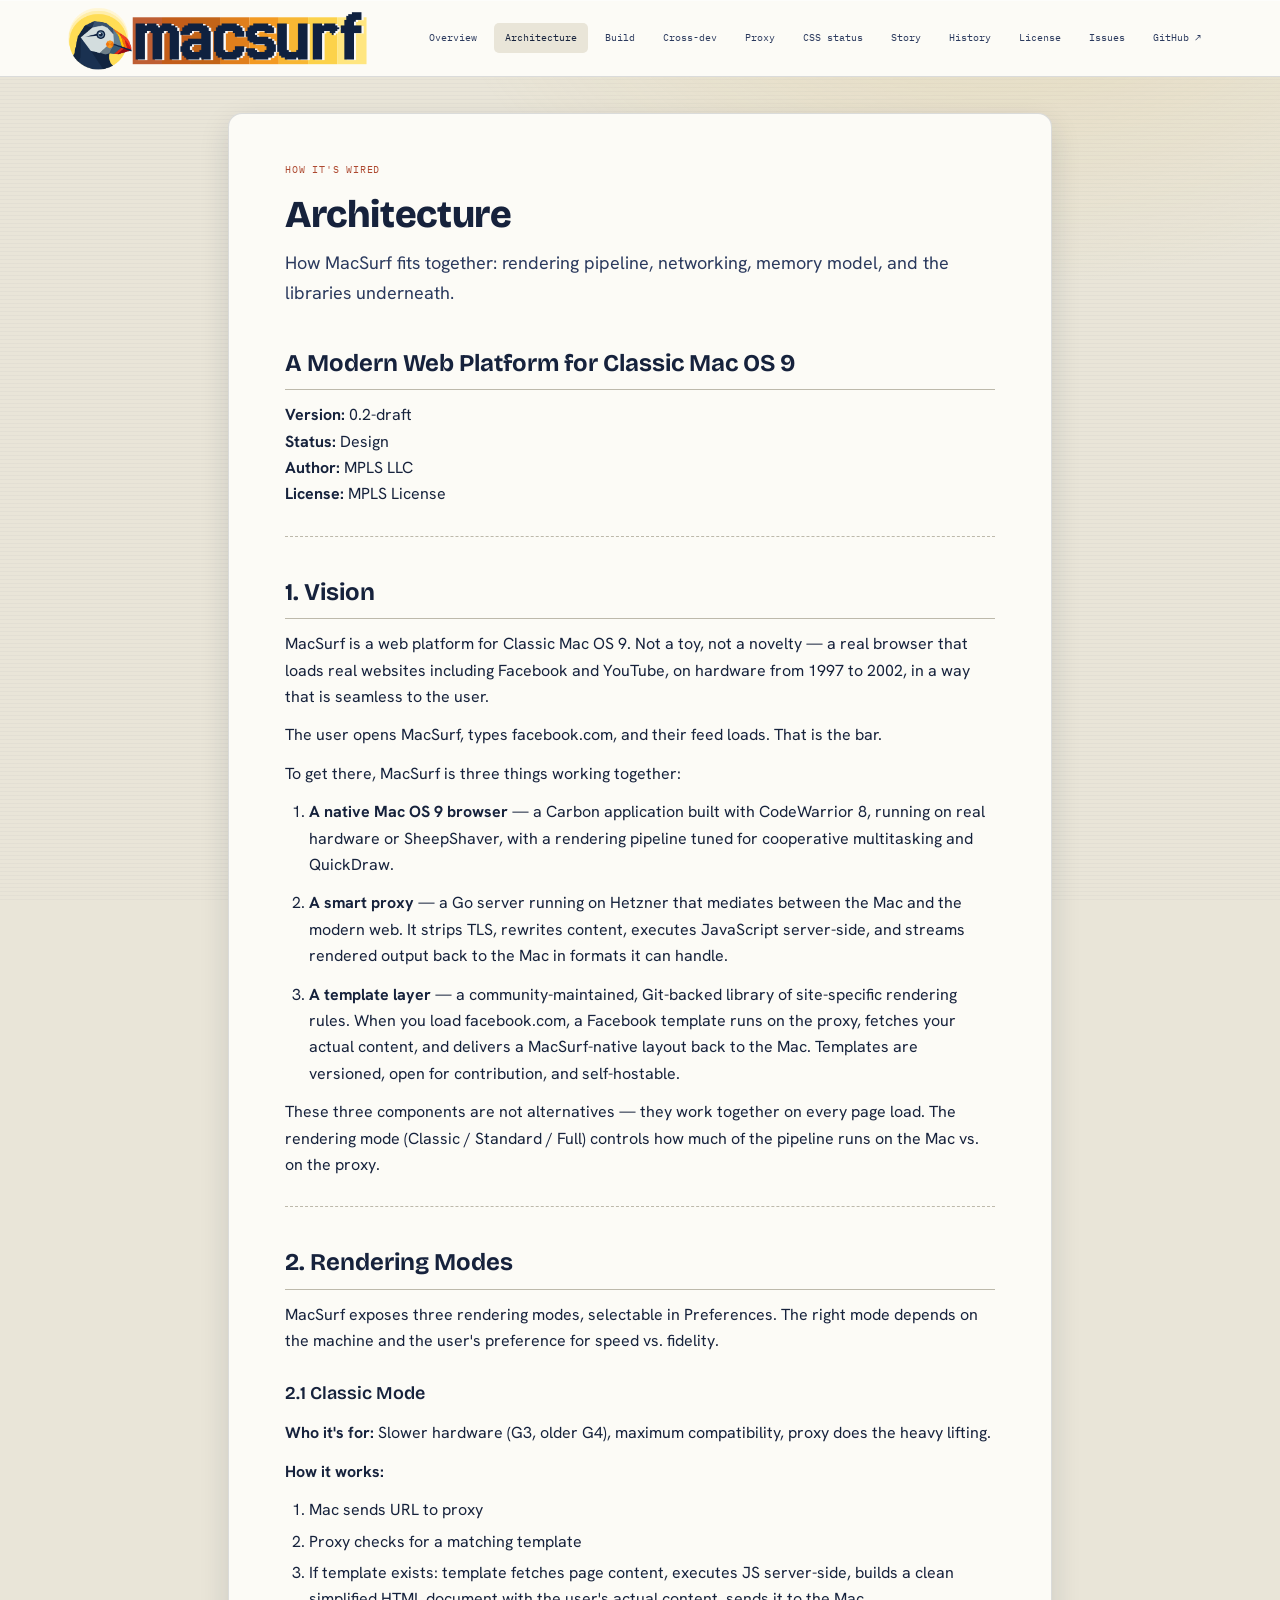
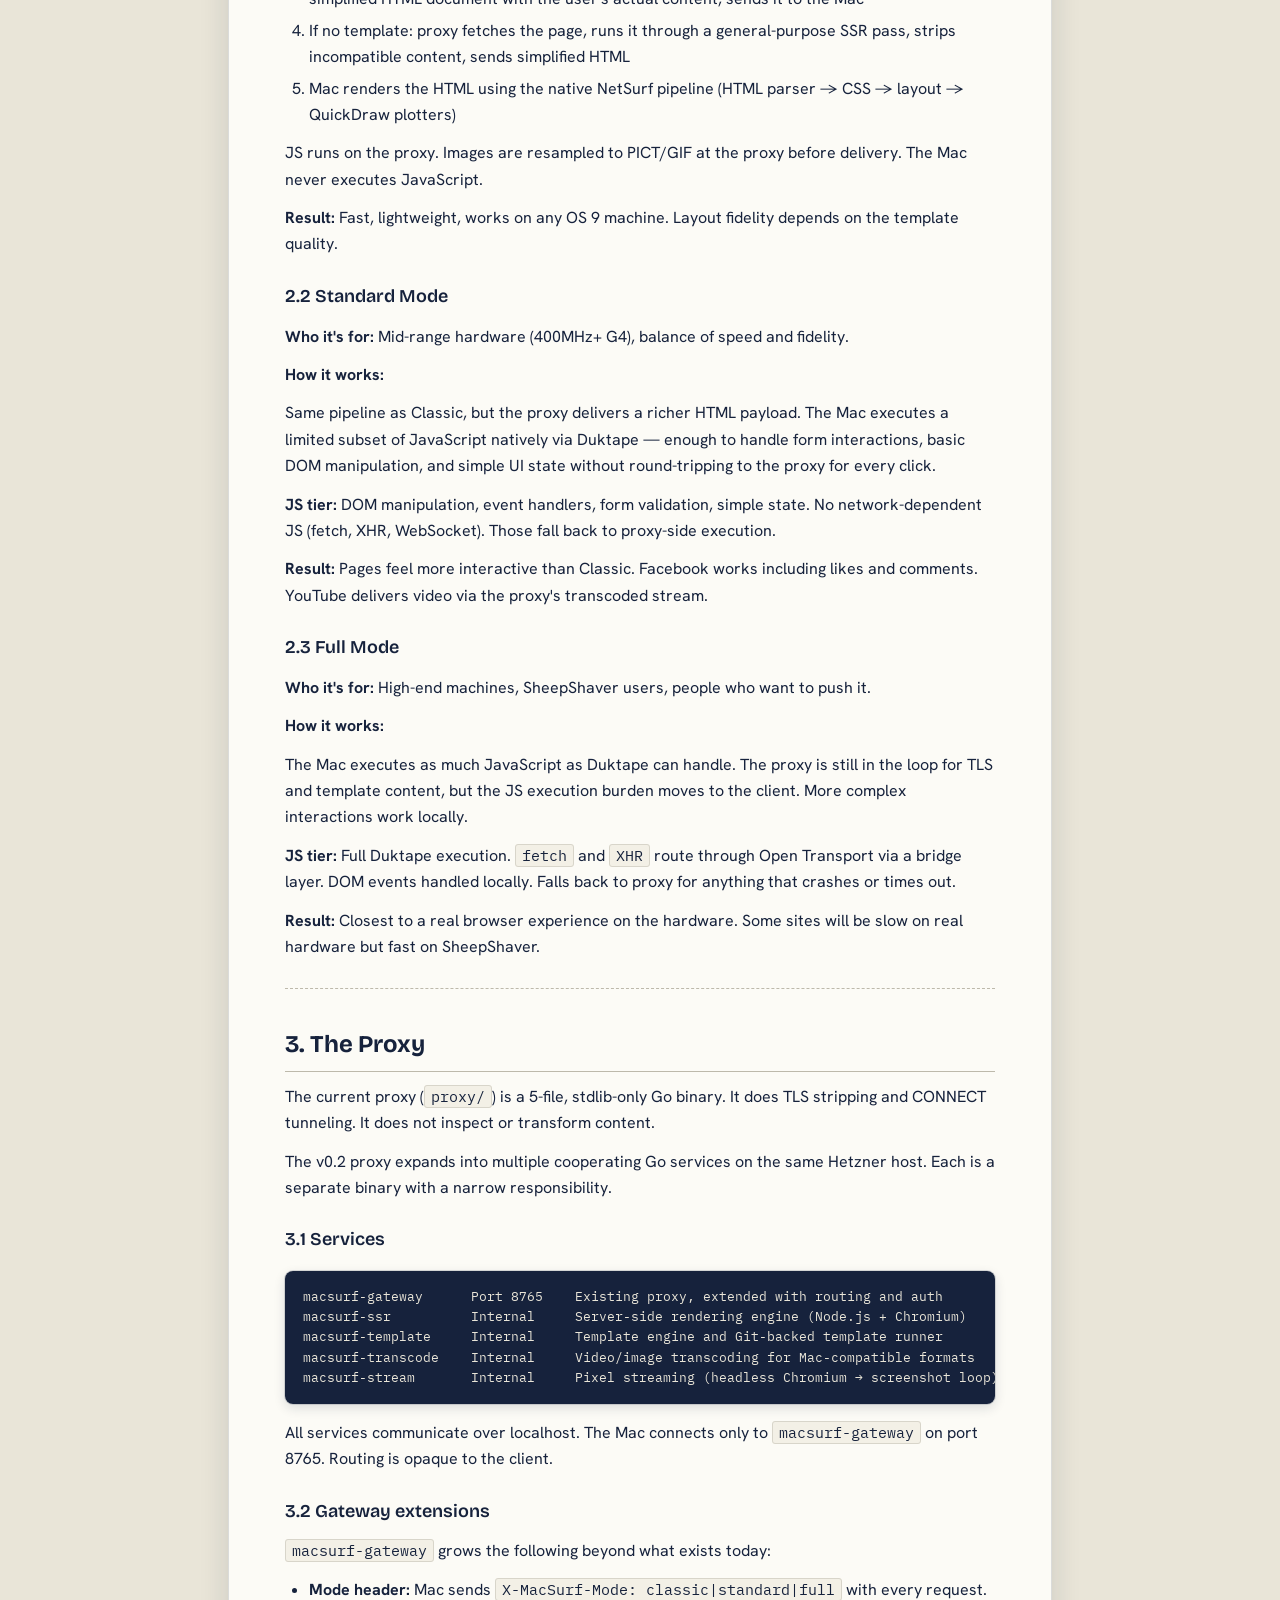
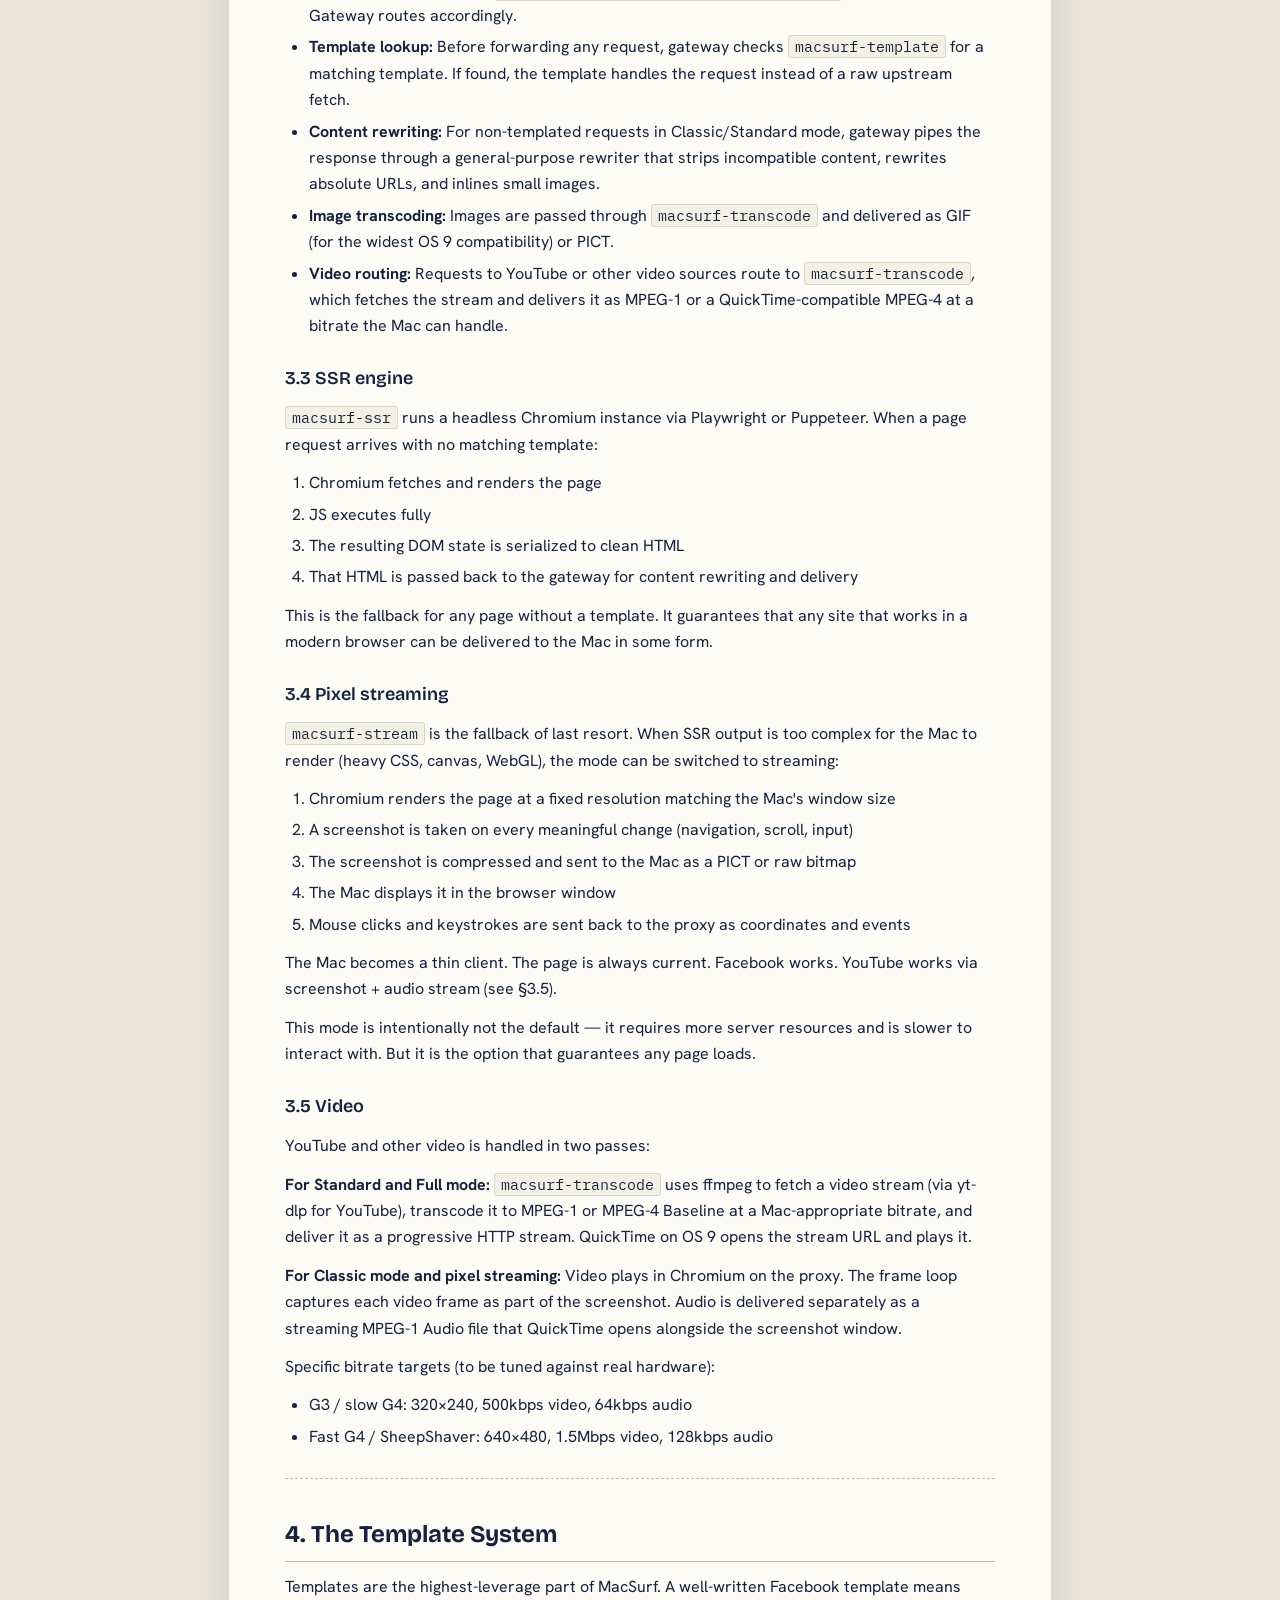
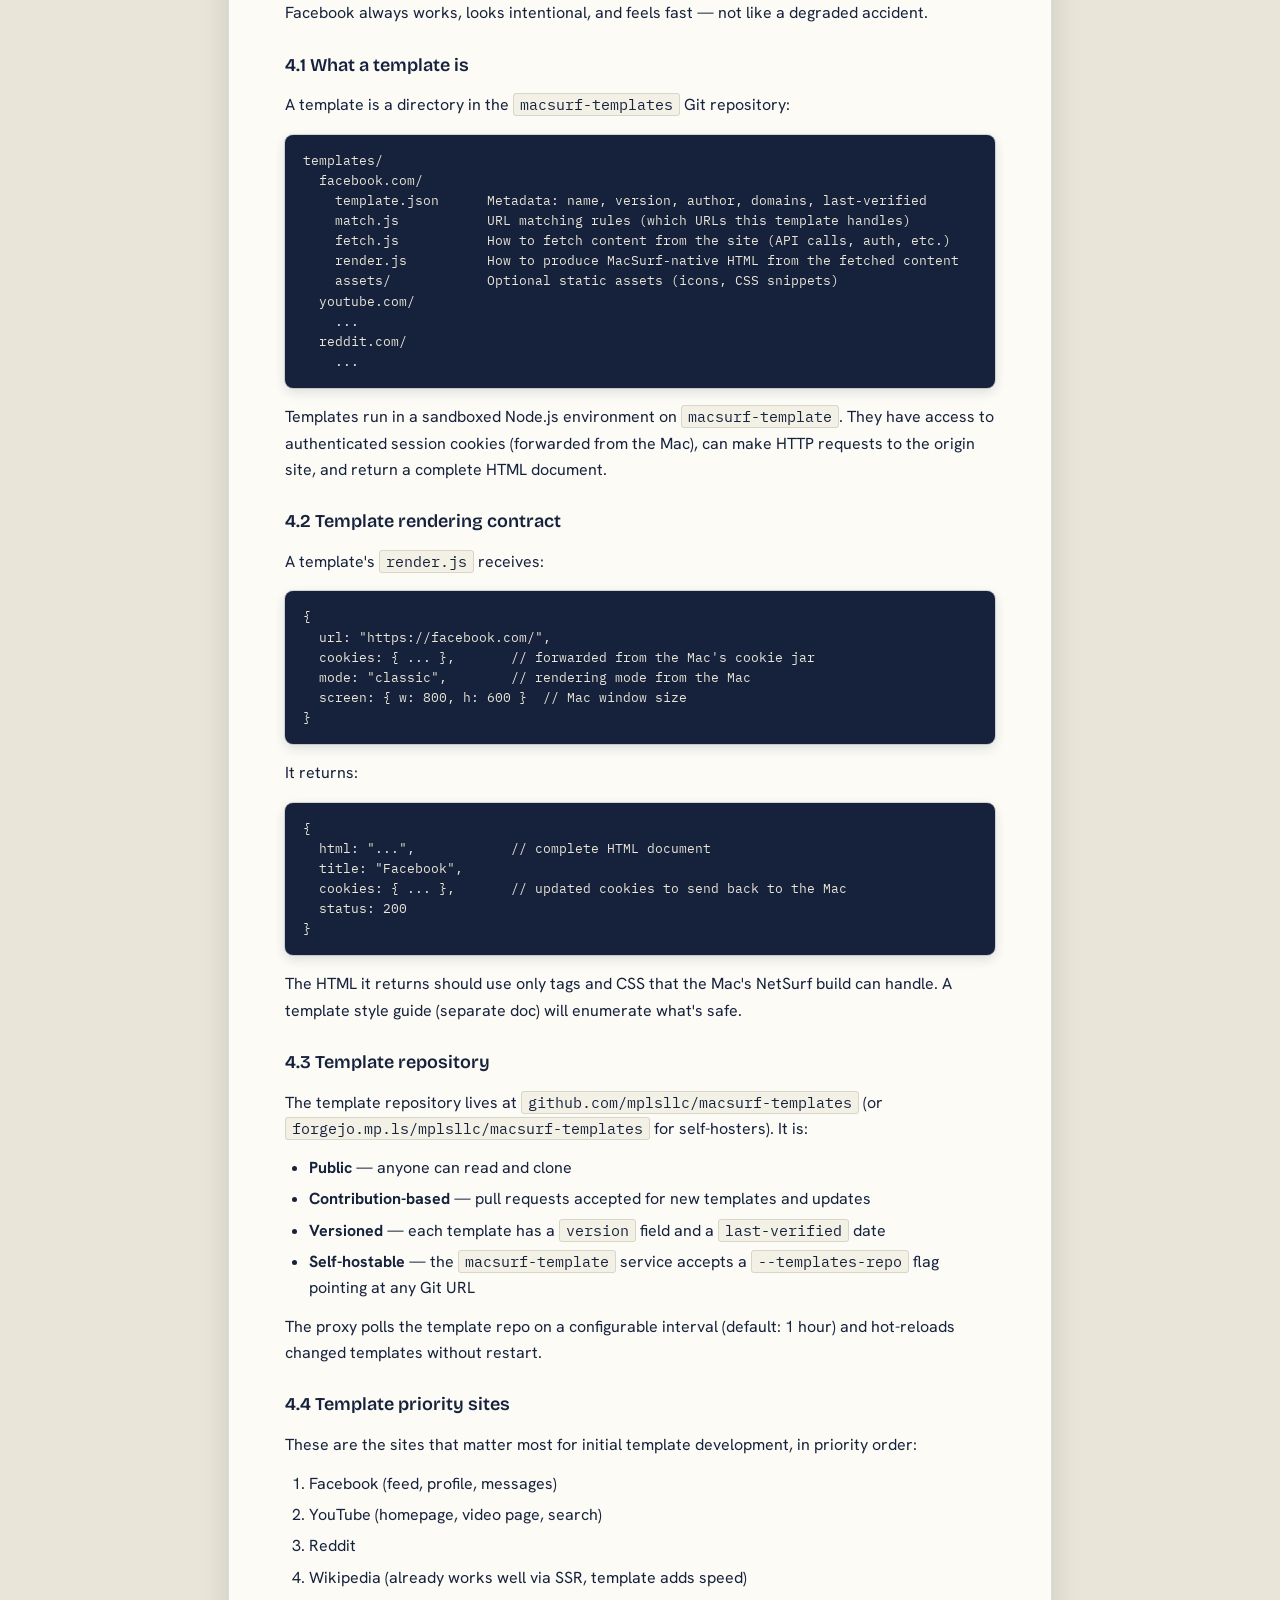
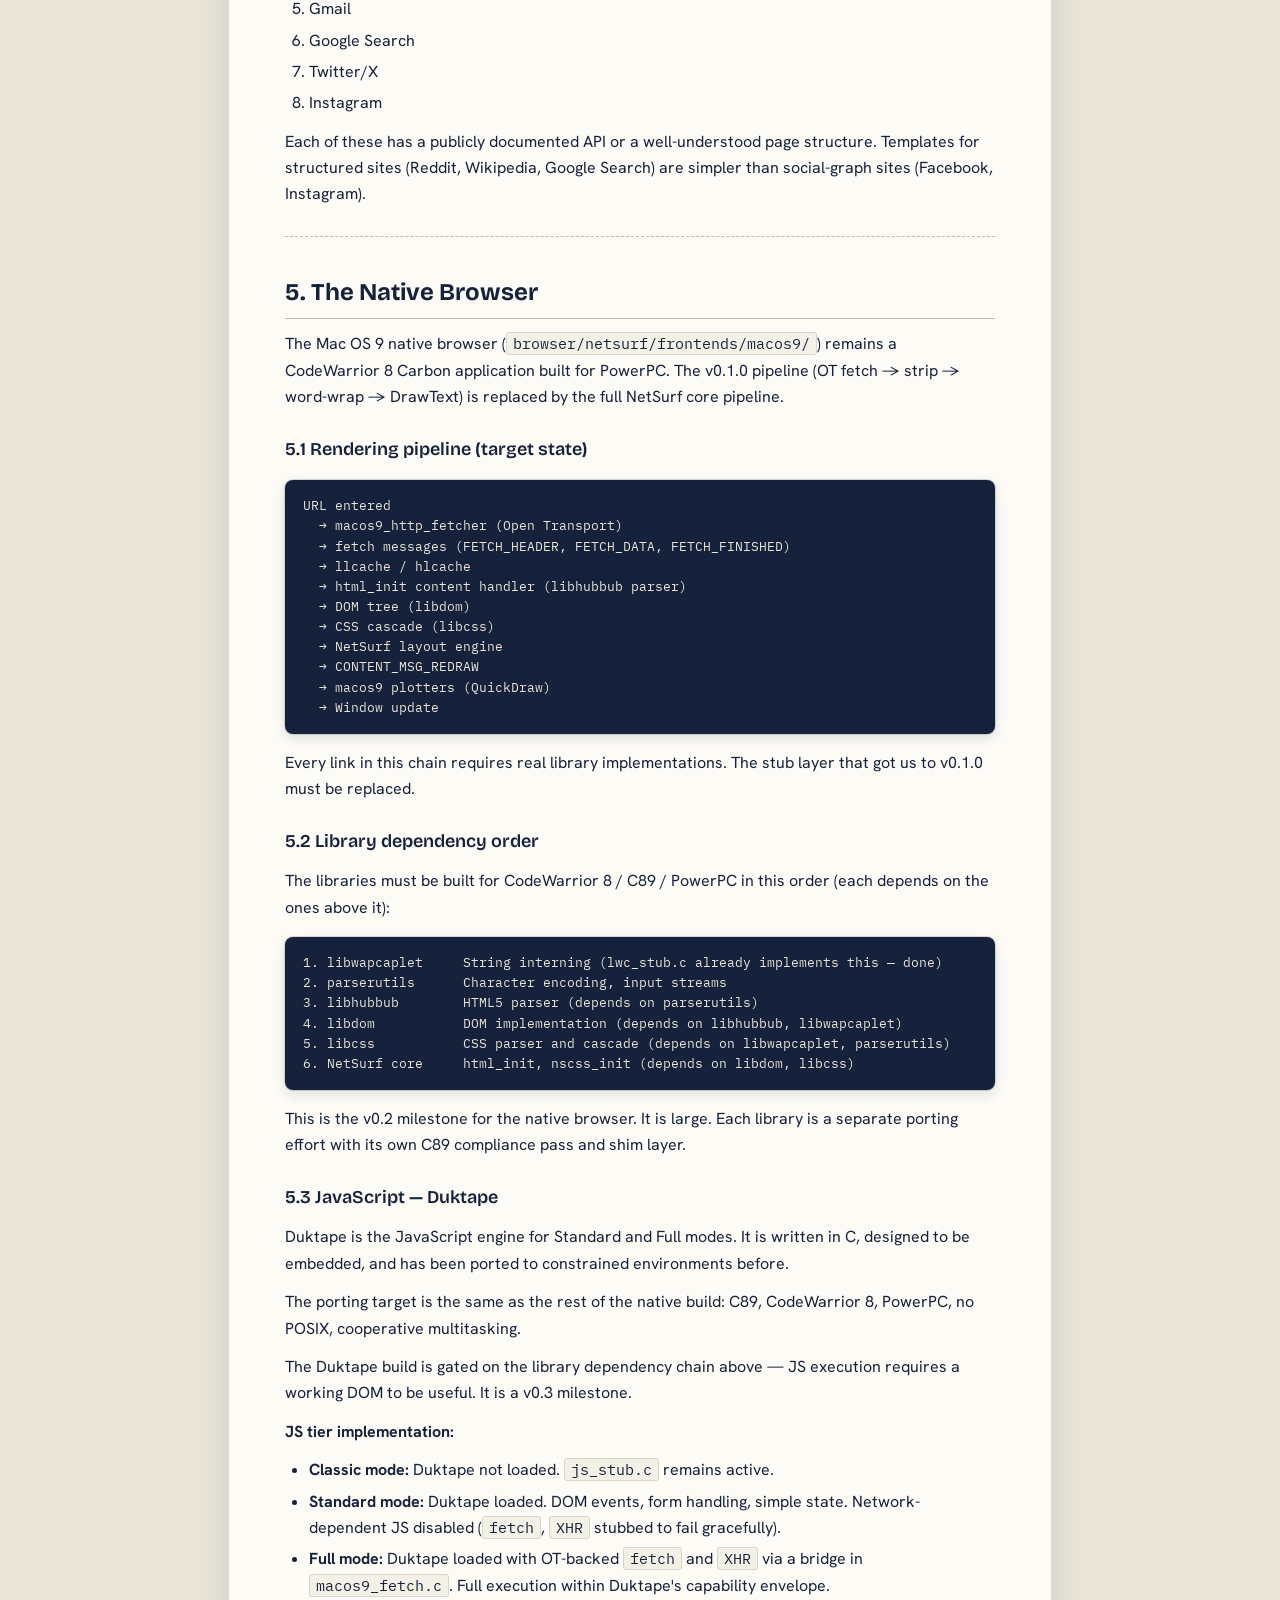
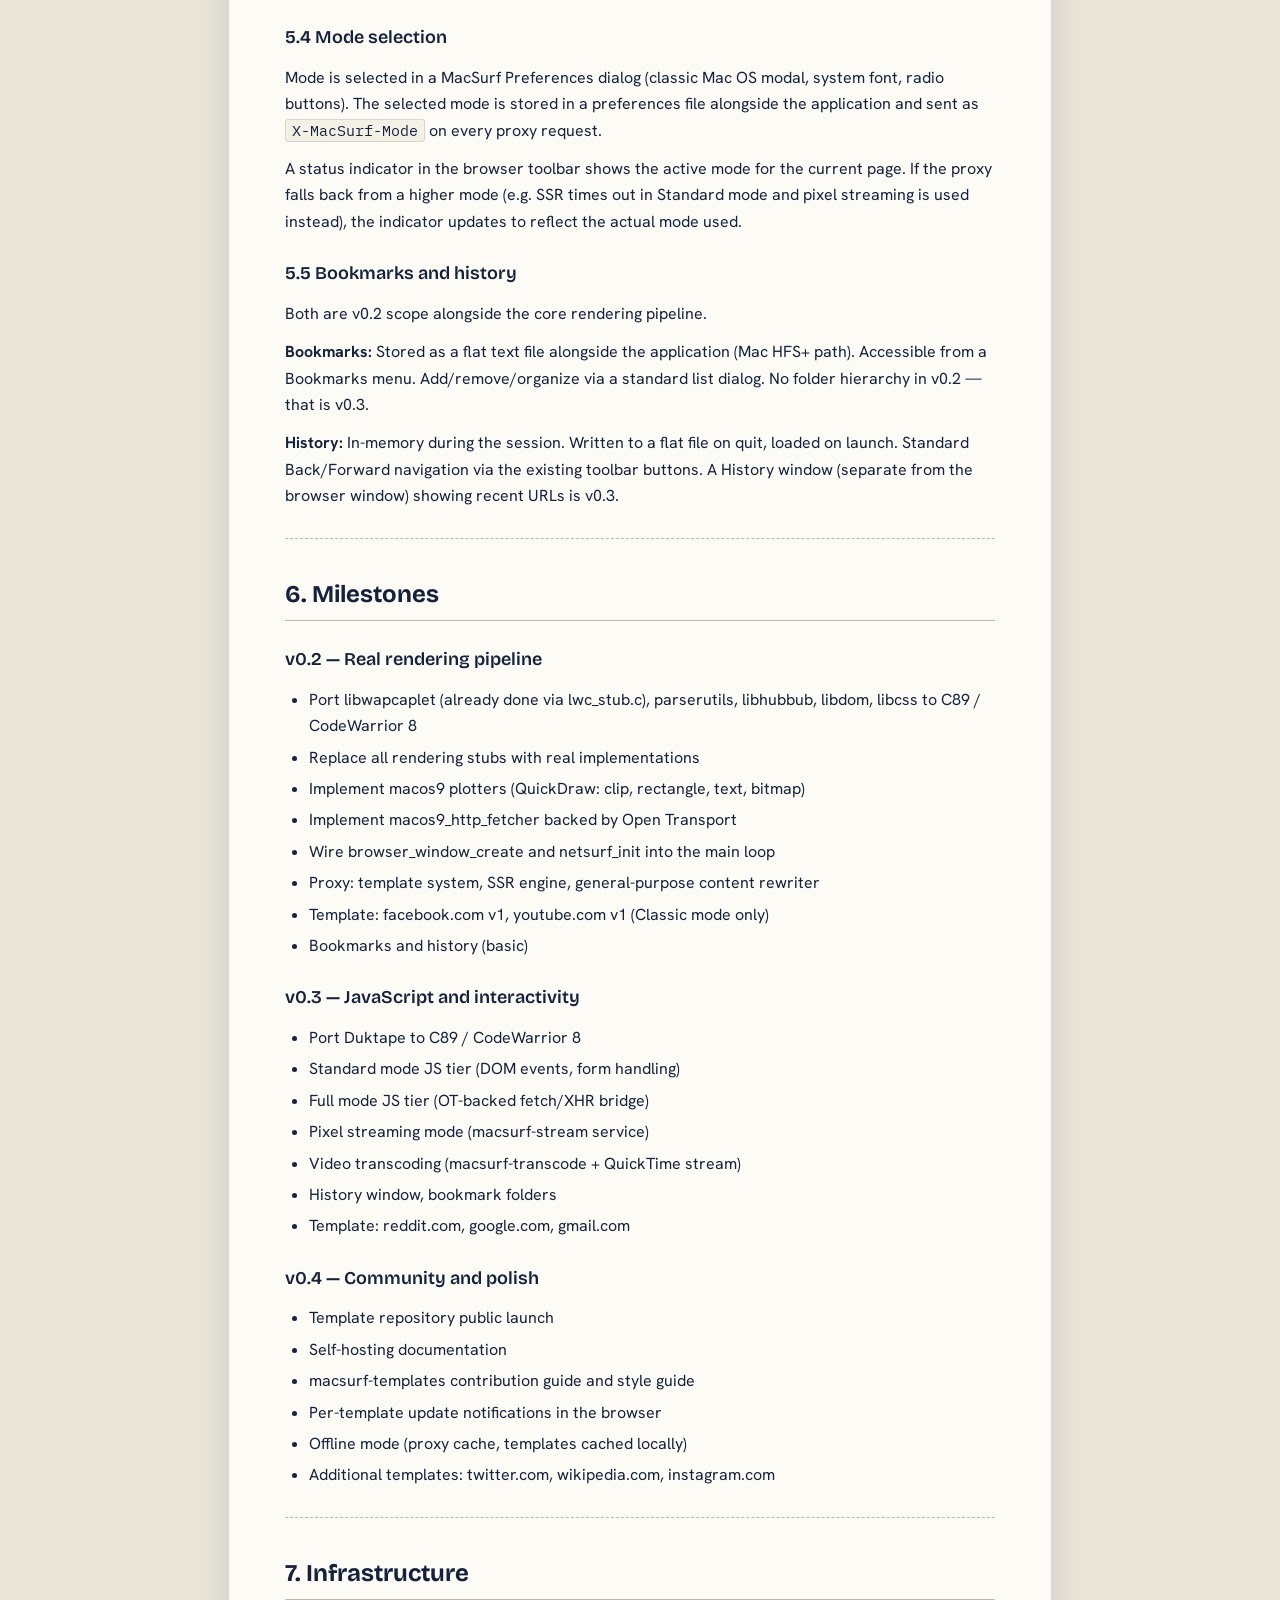
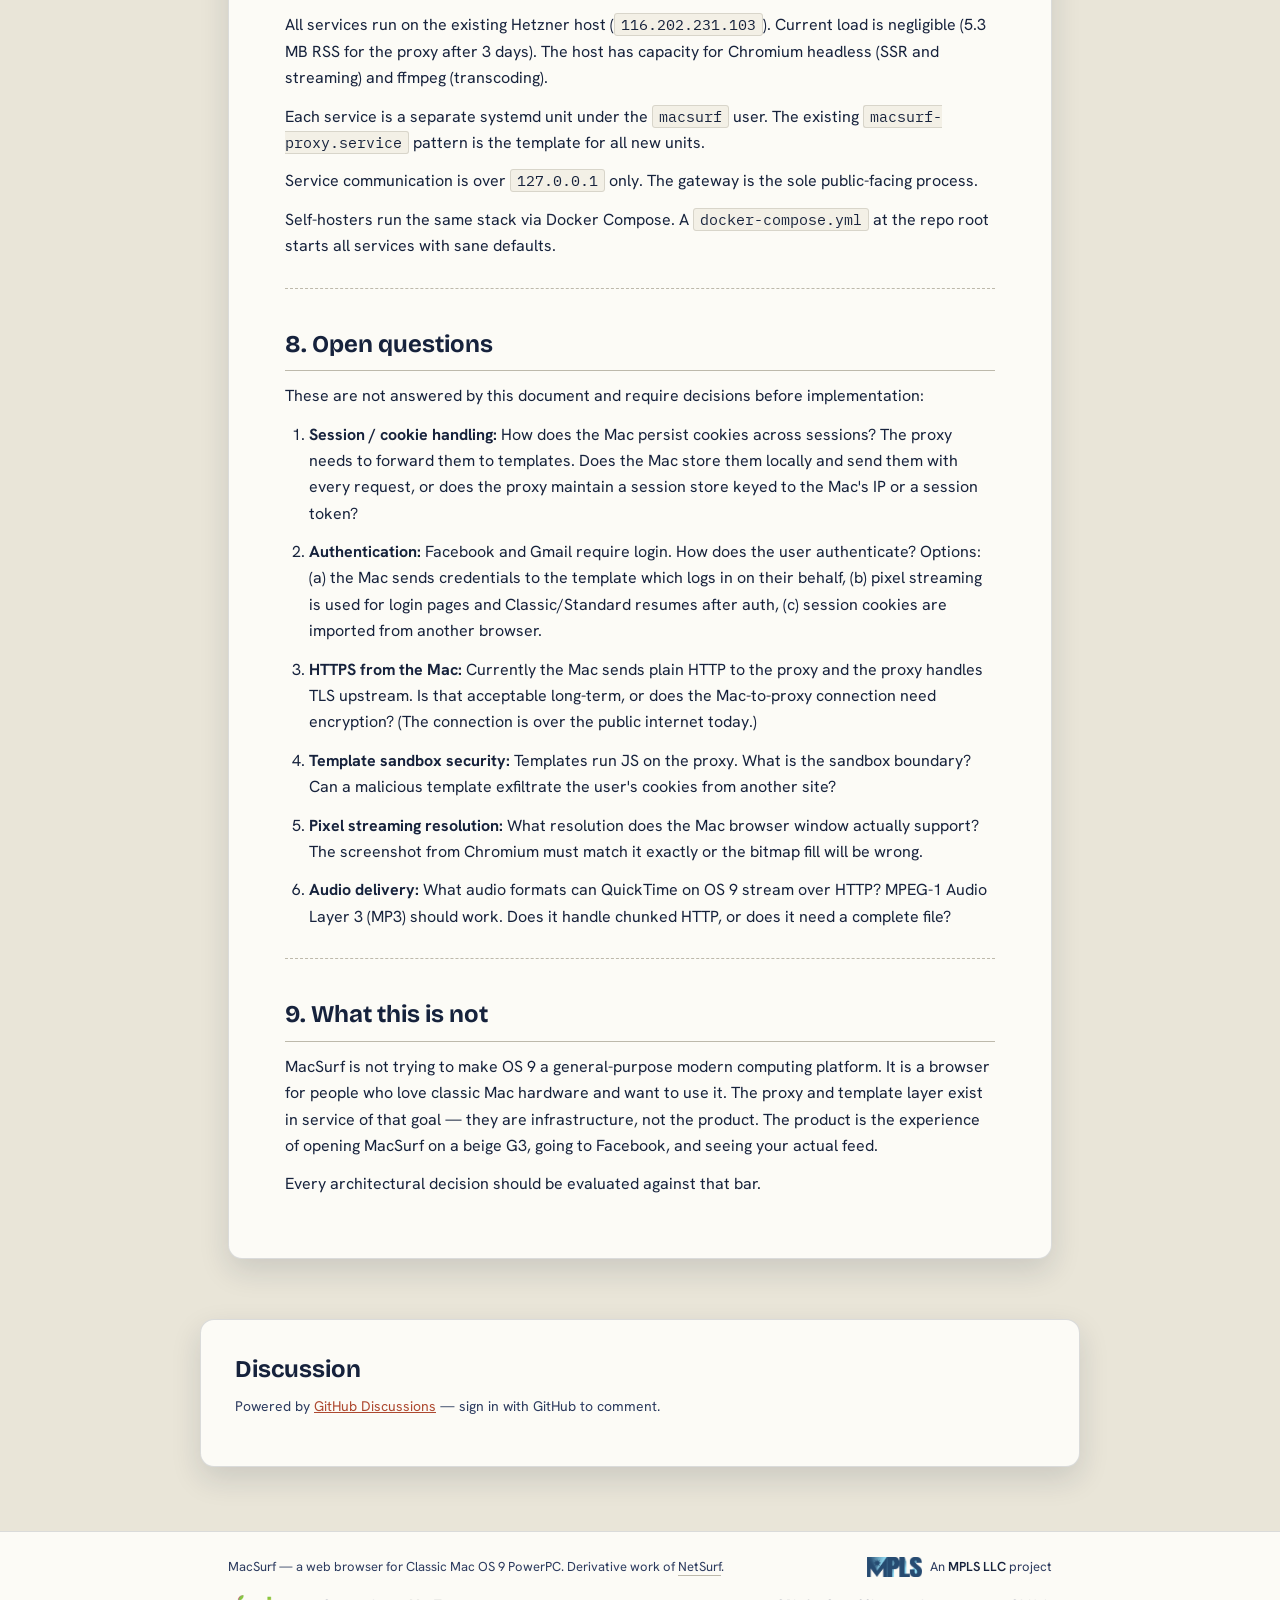
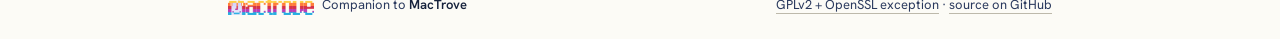
<file: architecture.html>
<!DOCTYPE html>
<html lang="en">
<head>
<meta charset="UTF-8">
<meta name="viewport" content="width=device-width,initial-scale=1">
<title>Architecture — MacSurf</title>
<meta name="description" content="MacSurf architecture: NetSurf pipeline, Open Transport networking, QuickDraw plotters, and the Carbon UI layer on Mac OS 9.">
<link rel="canonical" href="https://macsurf.org/architecture.html">
<link rel="preconnect" href="https://fonts.googleapis.com">
<link rel="preconnect" href="https://fonts.gstatic.com" crossorigin>
<link href="https://fonts.googleapis.com/css2?family=Silkscreen:wght@400;700&family=Bricolage+Grotesque:opsz,wght@12..96,500;12..96,700;12..96,800&family=Hanken+Grotesk:wght@400;500;600&family=IBM+Plex+Mono:wght@400;500;600&display=swap" rel="stylesheet">
<link rel="stylesheet" href="core.css">
<link rel="stylesheet" href="docs.css">
<script defer src="https://stats.mp.ls/script.js" data-website-id="c9c06f2a-1e9e-4404-9698-0f9e87c50911"></script>
</head>
<body>

<header class="menubar">
  <div class="wrap">
    <a class="brand" href="./">
      <img src="bannerlogo.png" alt="MacSurf">
    </a>
    <nav class="menu-links">
      <a href="./">Overview</a>
      <a href="architecture.html" class="active">Architecture</a>
      <a href="build.html">Build</a>
      <a href="cross-dev.html">Cross-dev</a>
      <a href="proxy.html">Proxy</a>
      <a href="css.html">CSS status</a>
      <a href="story.html">Story</a>
      <a href="history.html">History</a>
      <a href="license.html">License</a>
      <a href="issues.html">Issues</a>
      <a href="https://github.com/mplsllc/macsurf">GitHub ↗</a>
    </nav>
  </div>
</header>

<main class="wrap">
  <article class="doc">
    <div class="eyebrow">How it&#x27;s wired</div>
    <h1>Architecture</h1>
    <p class="lede">How MacSurf fits together: rendering pipeline, networking, memory model, and the libraries underneath.</p>
    <h2>A Modern Web Platform for Classic Mac OS 9</h2>
<p><strong>Version:</strong> 0.2-draft<br />
<strong>Status:</strong> Design<br />
<strong>Author:</strong> MPLS LLC<br />
<strong>License:</strong> MPLS License</p>
<hr />
<h2>1. Vision</h2>
<p>MacSurf is a web platform for Classic Mac OS 9. Not a toy, not a novelty — a real browser
that loads real websites including Facebook and YouTube, on hardware from 1997 to 2002,
in a way that is seamless to the user.</p>
<p>The user opens MacSurf, types facebook.com, and their feed loads. That is the bar.</p>
<p>To get there, MacSurf is three things working together:</p>
<ol>
<li>
<p><strong>A native Mac OS 9 browser</strong> — a Carbon application built with CodeWarrior 8,
running on real hardware or SheepShaver, with a rendering pipeline tuned for
cooperative multitasking and QuickDraw.</p>
</li>
<li>
<p><strong>A smart proxy</strong> — a Go server running on Hetzner that mediates between the
Mac and the modern web. It strips TLS, rewrites content, executes JavaScript
server-side, and streams rendered output back to the Mac in formats it can handle.</p>
</li>
<li>
<p><strong>A template layer</strong> — a community-maintained, Git-backed library of site-specific
rendering rules. When you load facebook.com, a Facebook template runs on the proxy,
fetches your actual content, and delivers a MacSurf-native layout back to the Mac.
Templates are versioned, open for contribution, and self-hostable.</p>
</li>
</ol>
<p>These three components are not alternatives — they work together on every page load.
The rendering mode (Classic / Standard / Full) controls how much of the pipeline runs
on the Mac vs. on the proxy.</p>
<hr />
<h2>2. Rendering Modes</h2>
<p>MacSurf exposes three rendering modes, selectable in Preferences. The right mode depends
on the machine and the user's preference for speed vs. fidelity.</p>
<h3>2.1 Classic Mode</h3>
<p><strong>Who it's for:</strong> Slower hardware (G3, older G4), maximum compatibility, proxy does the
heavy lifting.</p>
<p><strong>How it works:</strong></p>
<ol>
<li>Mac sends URL to proxy</li>
<li>Proxy checks for a matching template</li>
<li>If template exists: template fetches page content, executes JS server-side, builds a
clean simplified HTML document with the user's actual content, sends it to the Mac</li>
<li>If no template: proxy fetches the page, runs it through a general-purpose SSR pass,
strips incompatible content, sends simplified HTML</li>
<li>Mac renders the HTML using the native NetSurf pipeline (HTML parser → CSS → layout
→ QuickDraw plotters)</li>
</ol>
<p>JS runs on the proxy. Images are resampled to PICT/GIF at the proxy before delivery.
The Mac never executes JavaScript.</p>
<p><strong>Result:</strong> Fast, lightweight, works on any OS 9 machine. Layout fidelity depends on
the template quality.</p>
<h3>2.2 Standard Mode</h3>
<p><strong>Who it's for:</strong> Mid-range hardware (400MHz+ G4), balance of speed and fidelity.</p>
<p><strong>How it works:</strong></p>
<p>Same pipeline as Classic, but the proxy delivers a richer HTML payload. The Mac
executes a limited subset of JavaScript natively via Duktape — enough to handle
form interactions, basic DOM manipulation, and simple UI state without round-tripping
to the proxy for every click.</p>
<p><strong>JS tier:</strong> DOM manipulation, event handlers, form validation, simple state. No
network-dependent JS (fetch, XHR, WebSocket). Those fall back to proxy-side execution.</p>
<p><strong>Result:</strong> Pages feel more interactive than Classic. Facebook works including likes
and comments. YouTube delivers video via the proxy's transcoded stream.</p>
<h3>2.3 Full Mode</h3>
<p><strong>Who it's for:</strong> High-end machines, SheepShaver users, people who want to push it.</p>
<p><strong>How it works:</strong></p>
<p>The Mac executes as much JavaScript as Duktape can handle. The proxy is still in the
loop for TLS and template content, but the JS execution burden moves to the client.
More complex interactions work locally.</p>
<p><strong>JS tier:</strong> Full Duktape execution. <code>fetch</code> and <code>XHR</code> route through Open Transport
via a bridge layer. DOM events handled locally. Falls back to proxy for anything that
crashes or times out.</p>
<p><strong>Result:</strong> Closest to a real browser experience on the hardware. Some sites will be
slow on real hardware but fast on SheepShaver.</p>
<hr />
<h2>3. The Proxy</h2>
<p>The current proxy (<code>proxy/</code>) is a 5-file, stdlib-only Go binary. It does TLS stripping
and CONNECT tunneling. It does not inspect or transform content.</p>
<p>The v0.2 proxy expands into multiple cooperating Go services on the same Hetzner host.
Each is a separate binary with a narrow responsibility.</p>
<h3>3.1 Services</h3>
<pre><code>macsurf-gateway      Port 8765    Existing proxy, extended with routing and auth
macsurf-ssr          Internal     Server-side rendering engine (Node.js + Chromium)
macsurf-template     Internal     Template engine and Git-backed template runner
macsurf-transcode    Internal     Video/image transcoding for Mac-compatible formats
macsurf-stream       Internal     Pixel streaming (headless Chromium → screenshot loop)
</code></pre>
<p>All services communicate over localhost. The Mac connects only to <code>macsurf-gateway</code>
on port 8765. Routing is opaque to the client.</p>
<h3>3.2 Gateway extensions</h3>
<p><code>macsurf-gateway</code> grows the following beyond what exists today:</p>
<ul>
<li><strong>Mode header:</strong> Mac sends <code>X-MacSurf-Mode: classic|standard|full</code> with every
request. Gateway routes accordingly.</li>
<li><strong>Template lookup:</strong> Before forwarding any request, gateway checks
<code>macsurf-template</code> for a matching template. If found, the template handles the
request instead of a raw upstream fetch.</li>
<li><strong>Content rewriting:</strong> For non-templated requests in Classic/Standard mode,
gateway pipes the response through a general-purpose rewriter that strips
incompatible content, rewrites absolute URLs, and inlines small images.</li>
<li><strong>Image transcoding:</strong> Images are passed through <code>macsurf-transcode</code> and
delivered as GIF (for the widest OS 9 compatibility) or PICT.</li>
<li><strong>Video routing:</strong> Requests to YouTube or other video sources route to
<code>macsurf-transcode</code>, which fetches the stream and delivers it as MPEG-1 or
a QuickTime-compatible MPEG-4 at a bitrate the Mac can handle.</li>
</ul>
<h3>3.3 SSR engine</h3>
<p><code>macsurf-ssr</code> runs a headless Chromium instance via Playwright or Puppeteer. When
a page request arrives with no matching template:</p>
<ol>
<li>Chromium fetches and renders the page</li>
<li>JS executes fully</li>
<li>The resulting DOM state is serialized to clean HTML</li>
<li>That HTML is passed back to the gateway for content rewriting and delivery</li>
</ol>
<p>This is the fallback for any page without a template. It guarantees that any site
that works in a modern browser can be delivered to the Mac in some form.</p>
<h3>3.4 Pixel streaming</h3>
<p><code>macsurf-stream</code> is the fallback of last resort. When SSR output is too complex for
the Mac to render (heavy CSS, canvas, WebGL), the mode can be switched to streaming:</p>
<ol>
<li>Chromium renders the page at a fixed resolution matching the Mac's window size</li>
<li>A screenshot is taken on every meaningful change (navigation, scroll, input)</li>
<li>The screenshot is compressed and sent to the Mac as a PICT or raw bitmap</li>
<li>The Mac displays it in the browser window</li>
<li>Mouse clicks and keystrokes are sent back to the proxy as coordinates and events</li>
</ol>
<p>The Mac becomes a thin client. The page is always current. Facebook works. YouTube
works via screenshot + audio stream (see §3.5).</p>
<p>This mode is intentionally not the default — it requires more server resources and
is slower to interact with. But it is the option that guarantees any page loads.</p>
<h3>3.5 Video</h3>
<p>YouTube and other video is handled in two passes:</p>
<p><strong>For Standard and Full mode:</strong>
<code>macsurf-transcode</code> uses ffmpeg to fetch a video stream (via yt-dlp for YouTube),
transcode it to MPEG-1 or MPEG-4 Baseline at a Mac-appropriate bitrate, and deliver
it as a progressive HTTP stream. QuickTime on OS 9 opens the stream URL and plays it.</p>
<p><strong>For Classic mode and pixel streaming:</strong>
Video plays in Chromium on the proxy. The frame loop captures each video frame as part
of the screenshot. Audio is delivered separately as a streaming MPEG-1 Audio file that
QuickTime opens alongside the screenshot window.</p>
<p>Specific bitrate targets (to be tuned against real hardware):</p>
<ul>
<li>G3 / slow G4: 320×240, 500kbps video, 64kbps audio</li>
<li>Fast G4 / SheepShaver: 640×480, 1.5Mbps video, 128kbps audio</li>
</ul>
<hr />
<h2>4. The Template System</h2>
<p>Templates are the highest-leverage part of MacSurf. A well-written Facebook template
means Facebook always works, looks intentional, and feels fast — not like a degraded
accident.</p>
<h3>4.1 What a template is</h3>
<p>A template is a directory in the <code>macsurf-templates</code> Git repository:</p>
<pre><code>templates/
  facebook.com/
    template.json      Metadata: name, version, author, domains, last-verified
    match.js           URL matching rules (which URLs this template handles)
    fetch.js           How to fetch content from the site (API calls, auth, etc.)
    render.js          How to produce MacSurf-native HTML from the fetched content
    assets/            Optional static assets (icons, CSS snippets)
  youtube.com/
    ...
  reddit.com/
    ...
</code></pre>
<p>Templates run in a sandboxed Node.js environment on <code>macsurf-template</code>. They have
access to authenticated session cookies (forwarded from the Mac), can make HTTP
requests to the origin site, and return a complete HTML document.</p>
<h3>4.2 Template rendering contract</h3>
<p>A template's <code>render.js</code> receives:</p>
<pre><code class="language-javascript">{
  url: &quot;https://facebook.com/&quot;,
  cookies: { ... },       // forwarded from the Mac's cookie jar
  mode: &quot;classic&quot;,        // rendering mode from the Mac
  screen: { w: 800, h: 600 }  // Mac window size
}
</code></pre>
<p>It returns:</p>
<pre><code class="language-javascript">{
  html: &quot;...&quot;,            // complete HTML document
  title: &quot;Facebook&quot;,
  cookies: { ... },       // updated cookies to send back to the Mac
  status: 200
}
</code></pre>
<p>The HTML it returns should use only tags and CSS that the Mac's NetSurf build
can handle. A template style guide (separate doc) will enumerate what's safe.</p>
<h3>4.3 Template repository</h3>
<p>The template repository lives at <code>github.com/mplsllc/macsurf-templates</code> (or
<code>forgejo.mp.ls/mplsllc/macsurf-templates</code> for self-hosters). It is:</p>
<ul>
<li><strong>Public</strong> — anyone can read and clone</li>
<li><strong>Contribution-based</strong> — pull requests accepted for new templates and updates</li>
<li><strong>Versioned</strong> — each template has a <code>version</code> field and a <code>last-verified</code> date</li>
<li><strong>Self-hostable</strong> — the <code>macsurf-template</code> service accepts a <code>--templates-repo</code>
flag pointing at any Git URL</li>
</ul>
<p>The proxy polls the template repo on a configurable interval (default: 1 hour) and
hot-reloads changed templates without restart.</p>
<h3>4.4 Template priority sites</h3>
<p>These are the sites that matter most for initial template development, in priority
order:</p>
<ol>
<li>Facebook (feed, profile, messages)</li>
<li>YouTube (homepage, video page, search)</li>
<li>Reddit</li>
<li>Wikipedia (already works well via SSR, template adds speed)</li>
<li>Gmail</li>
<li>Google Search</li>
<li>Twitter/X</li>
<li>Instagram</li>
</ol>
<p>Each of these has a publicly documented API or a well-understood page structure.
Templates for structured sites (Reddit, Wikipedia, Google Search) are simpler than
social-graph sites (Facebook, Instagram).</p>
<hr />
<h2>5. The Native Browser</h2>
<p>The Mac OS 9 native browser (<code>browser/netsurf/frontends/macos9/</code>) remains a
CodeWarrior 8 Carbon application built for PowerPC. The v0.1.0 pipeline
(OT fetch → strip → word-wrap → DrawText) is replaced by the full NetSurf
core pipeline.</p>
<h3>5.1 Rendering pipeline (target state)</h3>
<pre><code>URL entered
  → macos9_http_fetcher (Open Transport)
  → fetch messages (FETCH_HEADER, FETCH_DATA, FETCH_FINISHED)
  → llcache / hlcache
  → html_init content handler (libhubbub parser)
  → DOM tree (libdom)
  → CSS cascade (libcss)
  → NetSurf layout engine
  → CONTENT_MSG_REDRAW
  → macos9 plotters (QuickDraw)
  → Window update
</code></pre>
<p>Every link in this chain requires real library implementations. The stub layer
that got us to v0.1.0 must be replaced.</p>
<h3>5.2 Library dependency order</h3>
<p>The libraries must be built for CodeWarrior 8 / C89 / PowerPC in this order
(each depends on the ones above it):</p>
<pre><code>1. libwapcaplet     String interning (lwc_stub.c already implements this — done)
2. parserutils      Character encoding, input streams
3. libhubbub        HTML5 parser (depends on parserutils)
4. libdom           DOM implementation (depends on libhubbub, libwapcaplet)
5. libcss           CSS parser and cascade (depends on libwapcaplet, parserutils)
6. NetSurf core     html_init, nscss_init (depends on libdom, libcss)
</code></pre>
<p>This is the v0.2 milestone for the native browser. It is large. Each library
is a separate porting effort with its own C89 compliance pass and shim layer.</p>
<h3>5.3 JavaScript — Duktape</h3>
<p>Duktape is the JavaScript engine for Standard and Full modes. It is written in C,
designed to be embedded, and has been ported to constrained environments before.</p>
<p>The porting target is the same as the rest of the native build: C89, CodeWarrior 8,
PowerPC, no POSIX, cooperative multitasking.</p>
<p>The Duktape build is gated on the library dependency chain above — JS execution
requires a working DOM to be useful. It is a v0.3 milestone.</p>
<p><strong>JS tier implementation:</strong></p>
<ul>
<li><strong>Classic mode:</strong> Duktape not loaded. <code>js_stub.c</code> remains active.</li>
<li><strong>Standard mode:</strong> Duktape loaded. DOM events, form handling, simple state.
Network-dependent JS disabled (<code>fetch</code>, <code>XHR</code> stubbed to fail gracefully).</li>
<li><strong>Full mode:</strong> Duktape loaded with OT-backed <code>fetch</code> and <code>XHR</code> via a bridge
in <code>macos9_fetch.c</code>. Full execution within Duktape's capability envelope.</li>
</ul>
<h3>5.4 Mode selection</h3>
<p>Mode is selected in a MacSurf Preferences dialog (classic Mac OS modal, system font,
radio buttons). The selected mode is stored in a preferences file alongside the
application and sent as <code>X-MacSurf-Mode</code> on every proxy request.</p>
<p>A status indicator in the browser toolbar shows the active mode for the current page.
If the proxy falls back from a higher mode (e.g. SSR times out in Standard mode and
pixel streaming is used instead), the indicator updates to reflect the actual mode used.</p>
<h3>5.5 Bookmarks and history</h3>
<p>Both are v0.2 scope alongside the core rendering pipeline.</p>
<p><strong>Bookmarks:</strong> Stored as a flat text file alongside the application (Mac HFS+ path).
Accessible from a Bookmarks menu. Add/remove/organize via a standard list dialog.
No folder hierarchy in v0.2 — that is v0.3.</p>
<p><strong>History:</strong> In-memory during the session. Written to a flat file on quit, loaded
on launch. Standard Back/Forward navigation via the existing toolbar buttons.
A History window (separate from the browser window) showing recent URLs is v0.3.</p>
<hr />
<h2>6. Milestones</h2>
<h3>v0.2 — Real rendering pipeline</h3>
<ul>
<li>Port libwapcaplet (already done via lwc_stub.c), parserutils, libhubbub, libdom,
libcss to C89 / CodeWarrior 8</li>
<li>Replace all rendering stubs with real implementations</li>
<li>Implement macos9 plotters (QuickDraw: clip, rectangle, text, bitmap)</li>
<li>Implement macos9_http_fetcher backed by Open Transport</li>
<li>Wire browser_window_create and netsurf_init into the main loop</li>
<li>Proxy: template system, SSR engine, general-purpose content rewriter</li>
<li>Template: facebook.com v1, youtube.com v1 (Classic mode only)</li>
<li>Bookmarks and history (basic)</li>
</ul>
<h3>v0.3 — JavaScript and interactivity</h3>
<ul>
<li>Port Duktape to C89 / CodeWarrior 8</li>
<li>Standard mode JS tier (DOM events, form handling)</li>
<li>Full mode JS tier (OT-backed fetch/XHR bridge)</li>
<li>Pixel streaming mode (macsurf-stream service)</li>
<li>Video transcoding (macsurf-transcode + QuickTime stream)</li>
<li>History window, bookmark folders</li>
<li>Template: reddit.com, google.com, gmail.com</li>
</ul>
<h3>v0.4 — Community and polish</h3>
<ul>
<li>Template repository public launch</li>
<li>Self-hosting documentation</li>
<li>macsurf-templates contribution guide and style guide</li>
<li>Per-template update notifications in the browser</li>
<li>Offline mode (proxy cache, templates cached locally)</li>
<li>Additional templates: twitter.com, wikipedia.com, instagram.com</li>
</ul>
<hr />
<h2>7. Infrastructure</h2>
<p>All services run on the existing Hetzner host (<code>116.202.231.103</code>). Current load is
negligible (5.3 MB RSS for the proxy after 3 days). The host has capacity for
Chromium headless (SSR and streaming) and ffmpeg (transcoding).</p>
<p>Each service is a separate systemd unit under the <code>macsurf</code> user. The existing
<code>macsurf-proxy.service</code> pattern is the template for all new units.</p>
<p>Service communication is over <code>127.0.0.1</code> only. The gateway is the sole public-facing
process.</p>
<p>Self-hosters run the same stack via Docker Compose. A <code>docker-compose.yml</code> at the
repo root starts all services with sane defaults.</p>
<hr />
<h2>8. Open questions</h2>
<p>These are not answered by this document and require decisions before implementation:</p>
<ol>
<li>
<p><strong>Session / cookie handling:</strong> How does the Mac persist cookies across sessions?
The proxy needs to forward them to templates. Does the Mac store them locally and
send them with every request, or does the proxy maintain a session store keyed to
the Mac's IP or a session token?</p>
</li>
<li>
<p><strong>Authentication:</strong> Facebook and Gmail require login. How does the user authenticate?
Options: (a) the Mac sends credentials to the template which logs in on their
behalf, (b) pixel streaming is used for login pages and Classic/Standard resumes
after auth, (c) session cookies are imported from another browser.</p>
</li>
<li>
<p><strong>HTTPS from the Mac:</strong> Currently the Mac sends plain HTTP to the proxy and the
proxy handles TLS upstream. Is that acceptable long-term, or does the Mac-to-proxy
connection need encryption? (The connection is over the public internet today.)</p>
</li>
<li>
<p><strong>Template sandbox security:</strong> Templates run JS on the proxy. What is the sandbox
boundary? Can a malicious template exfiltrate the user's cookies from another site?</p>
</li>
<li>
<p><strong>Pixel streaming resolution:</strong> What resolution does the Mac browser window actually
support? The screenshot from Chromium must match it exactly or the bitmap fill
will be wrong.</p>
</li>
<li>
<p><strong>Audio delivery:</strong> What audio formats can QuickTime on OS 9 stream over HTTP?
MPEG-1 Audio Layer 3 (MP3) should work. Does it handle chunked HTTP, or does it
need a complete file?</p>
</li>
</ol>
<hr />
<h2>9. What this is not</h2>
<p>MacSurf is not trying to make OS 9 a general-purpose modern computing platform.
It is a browser for people who love classic Mac hardware and want to use it. The proxy
and template layer exist in service of that goal — they are infrastructure, not the
product. The product is the experience of opening MacSurf on a beige G3, going to
Facebook, and seeing your actual feed.</p>
<p>Every architectural decision should be evaluated against that bar.</p>

  </article>
</main>

<section class="discuss">
  <div class="discuss-card">
    <h2>Discussion</h2>
    <p class="note">Powered by <a href="https://github.com/mplsllc/macsurf/discussions" rel="noopener">GitHub Discussions</a> — sign in with GitHub to comment.</p>
    <script src="https://giscus.app/client.js"
      data-repo="mplsllc/macsurf"
      data-repo-id="R_kgDOR8m90A"
      data-category="Announcements"
      data-category-id="DIC_kwDOR8m90M4C9es5"
      data-mapping="pathname"
      data-strict="0"
      data-reactions-enabled="1"
      data-emit-metadata="0"
      data-input-position="bottom"
      data-theme="light"
      data-lang="en"
      crossorigin="anonymous"
      async>
    </script>
  </div>
</section>
<footer class="foot">
  <div class="wrap">
    <span>MacSurf — a web browser for Classic Mac OS 9 PowerPC. Derivative work of <a href="https://www.netsurf-browser.org/">NetSurf</a>.</span>
    <a class="mpls-mark" href="https://mp.ls/" rel="noopener">
      <img src="img/mpls-lightlogo.png" alt="MPLS LLC" style="height:20px;width:auto;">
      <span>An <strong>MPLS LLC</strong> project</span>
    </a>
    <a class="mpls-mark" href="https://mactrove.com/" rel="noopener">
      <img src="img/mactrove-logo.png" alt="MacTrove" style="height:20px;width:auto;">
      <span>Companion to <strong>MacTrove</strong></span>
    </a>
    <span><a href="license.html">GPLv2 + OpenSSL exception</a> · <a href="https://github.com/mplsllc/macsurf">source on GitHub</a></span>
  </div>
</footer>

</body>
</html>
</file>
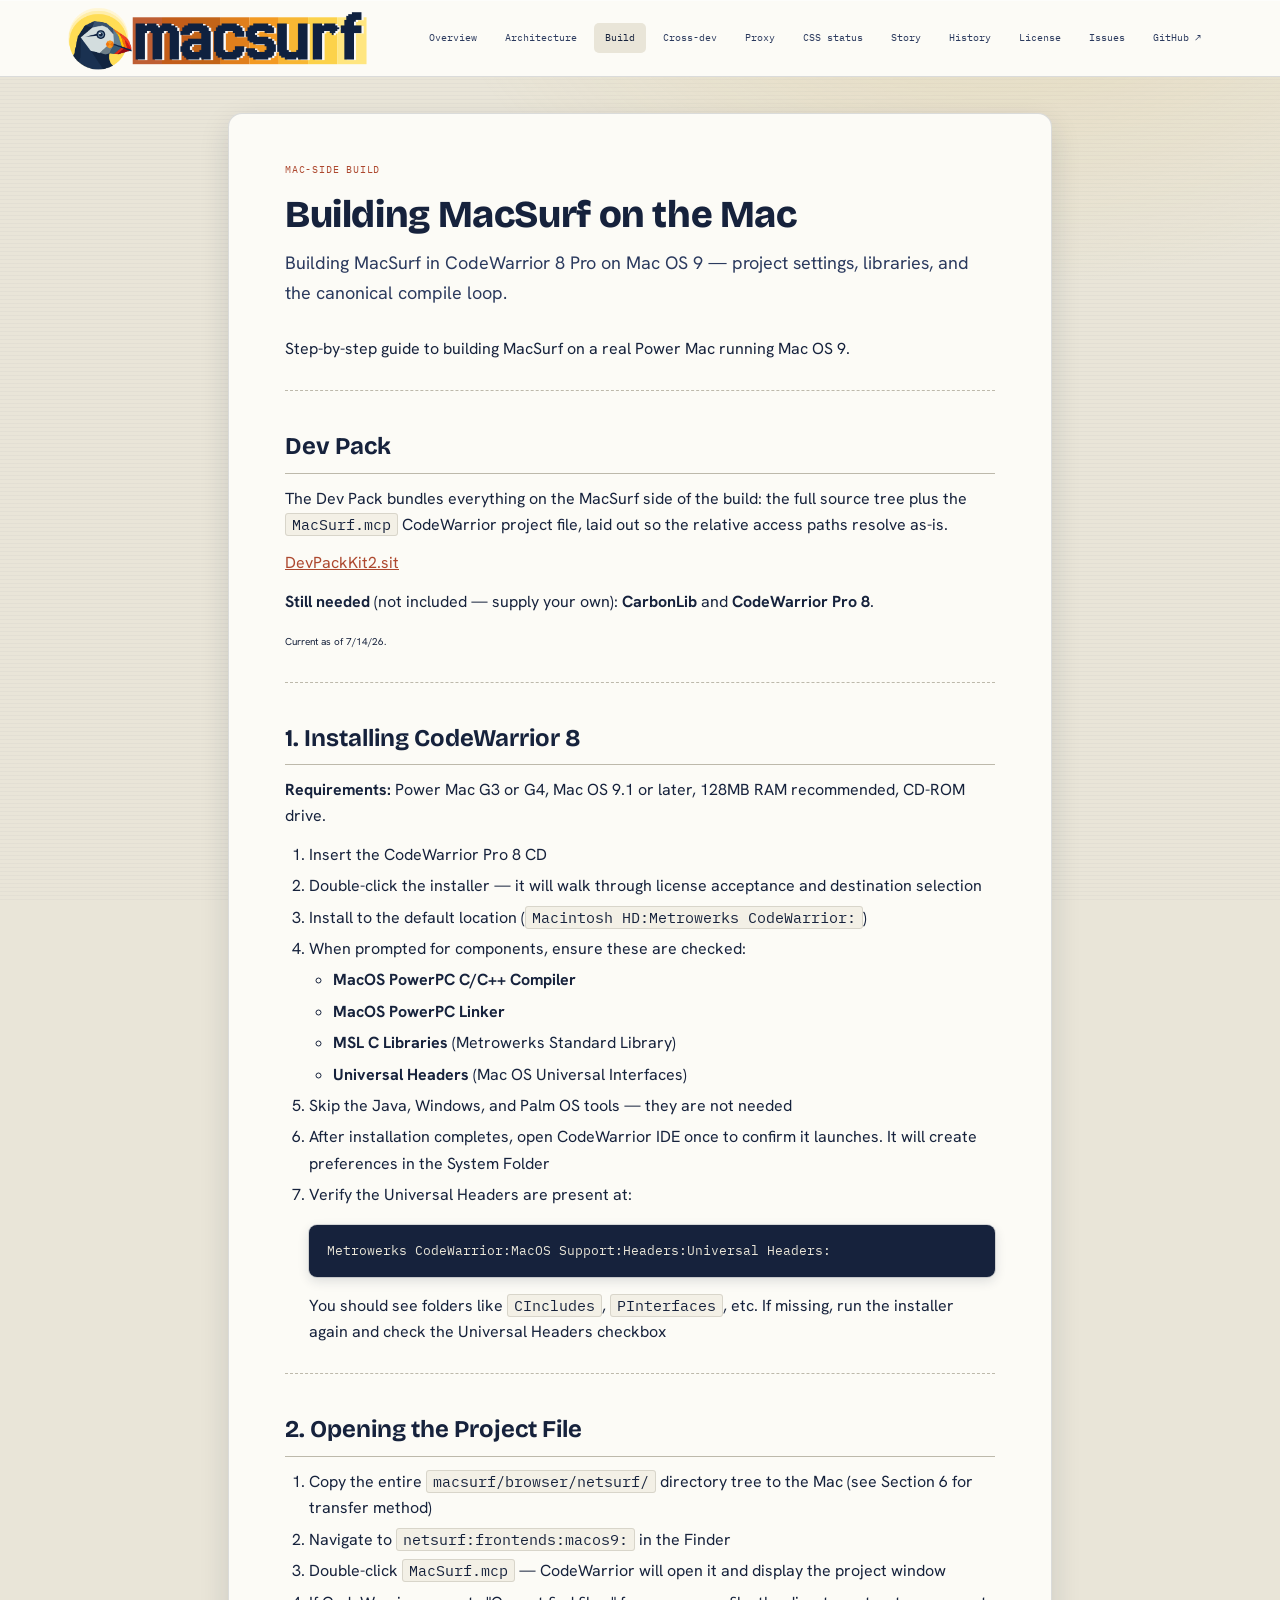
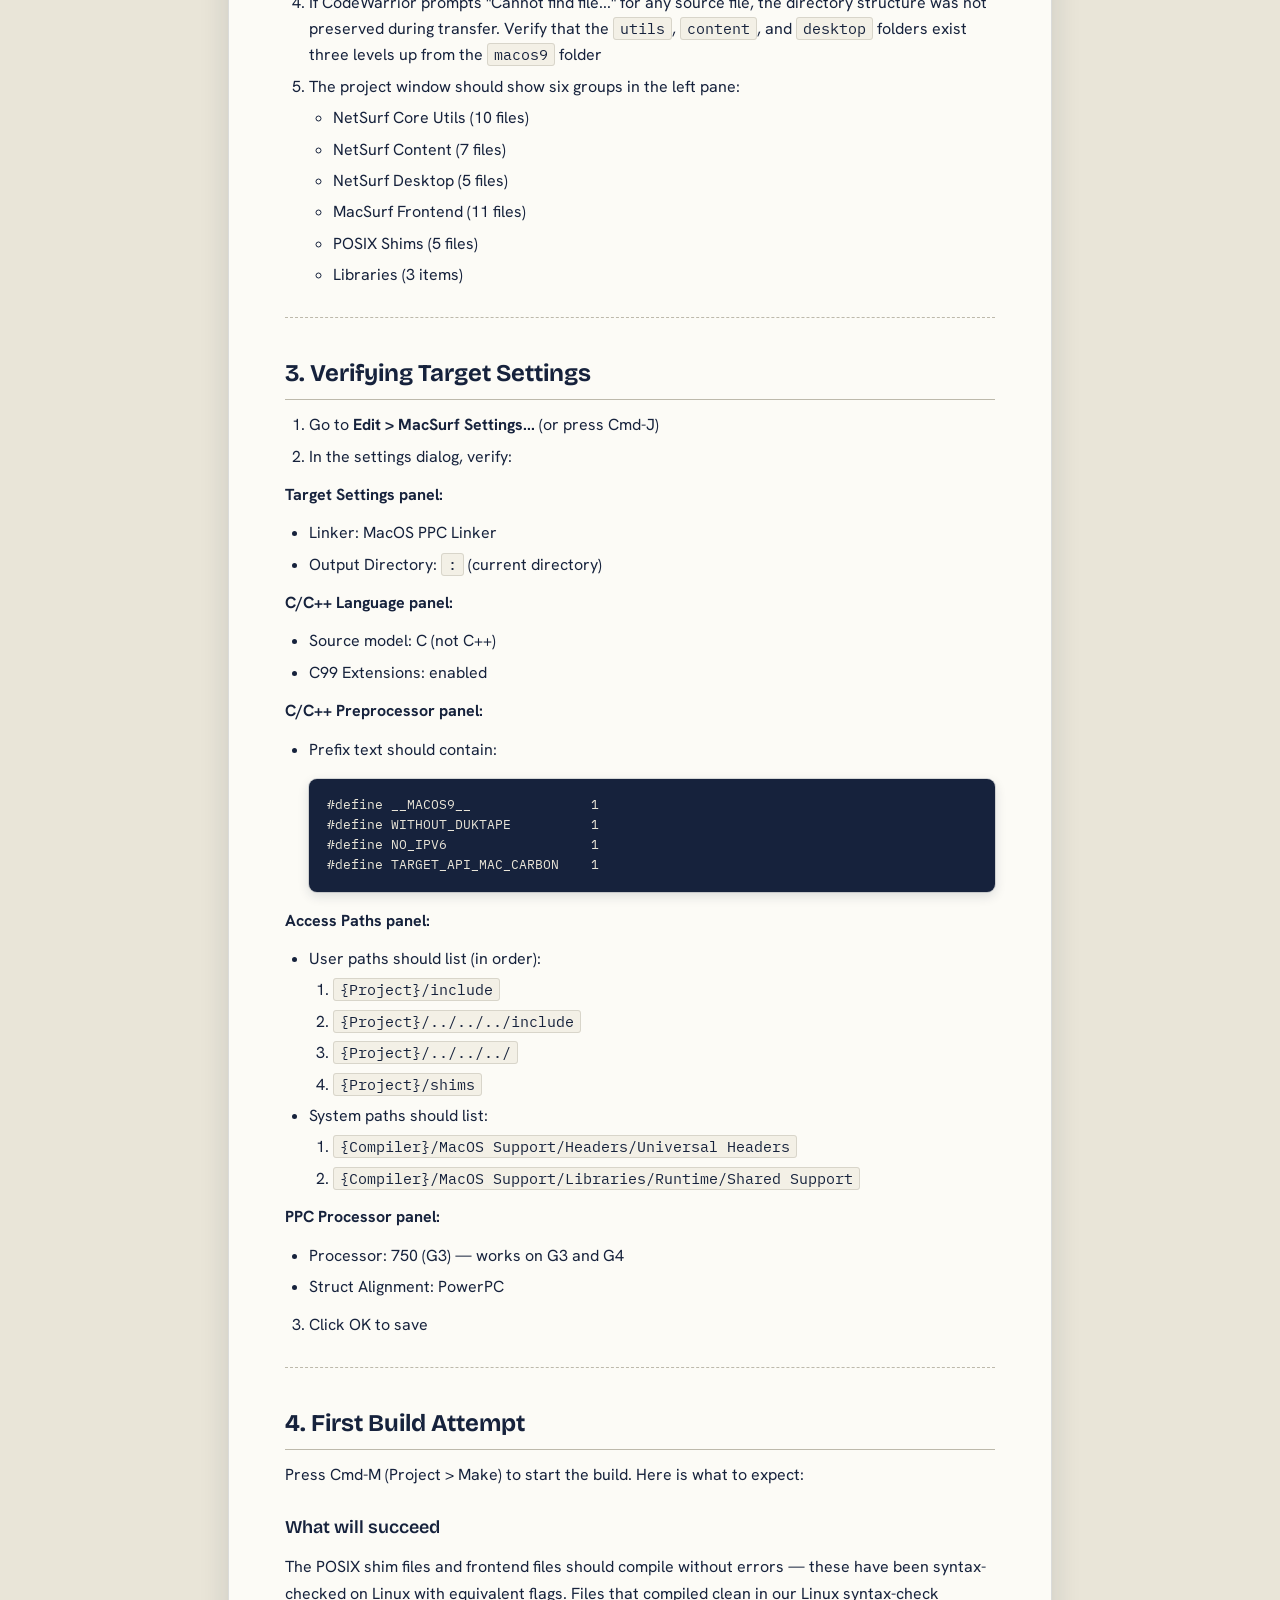
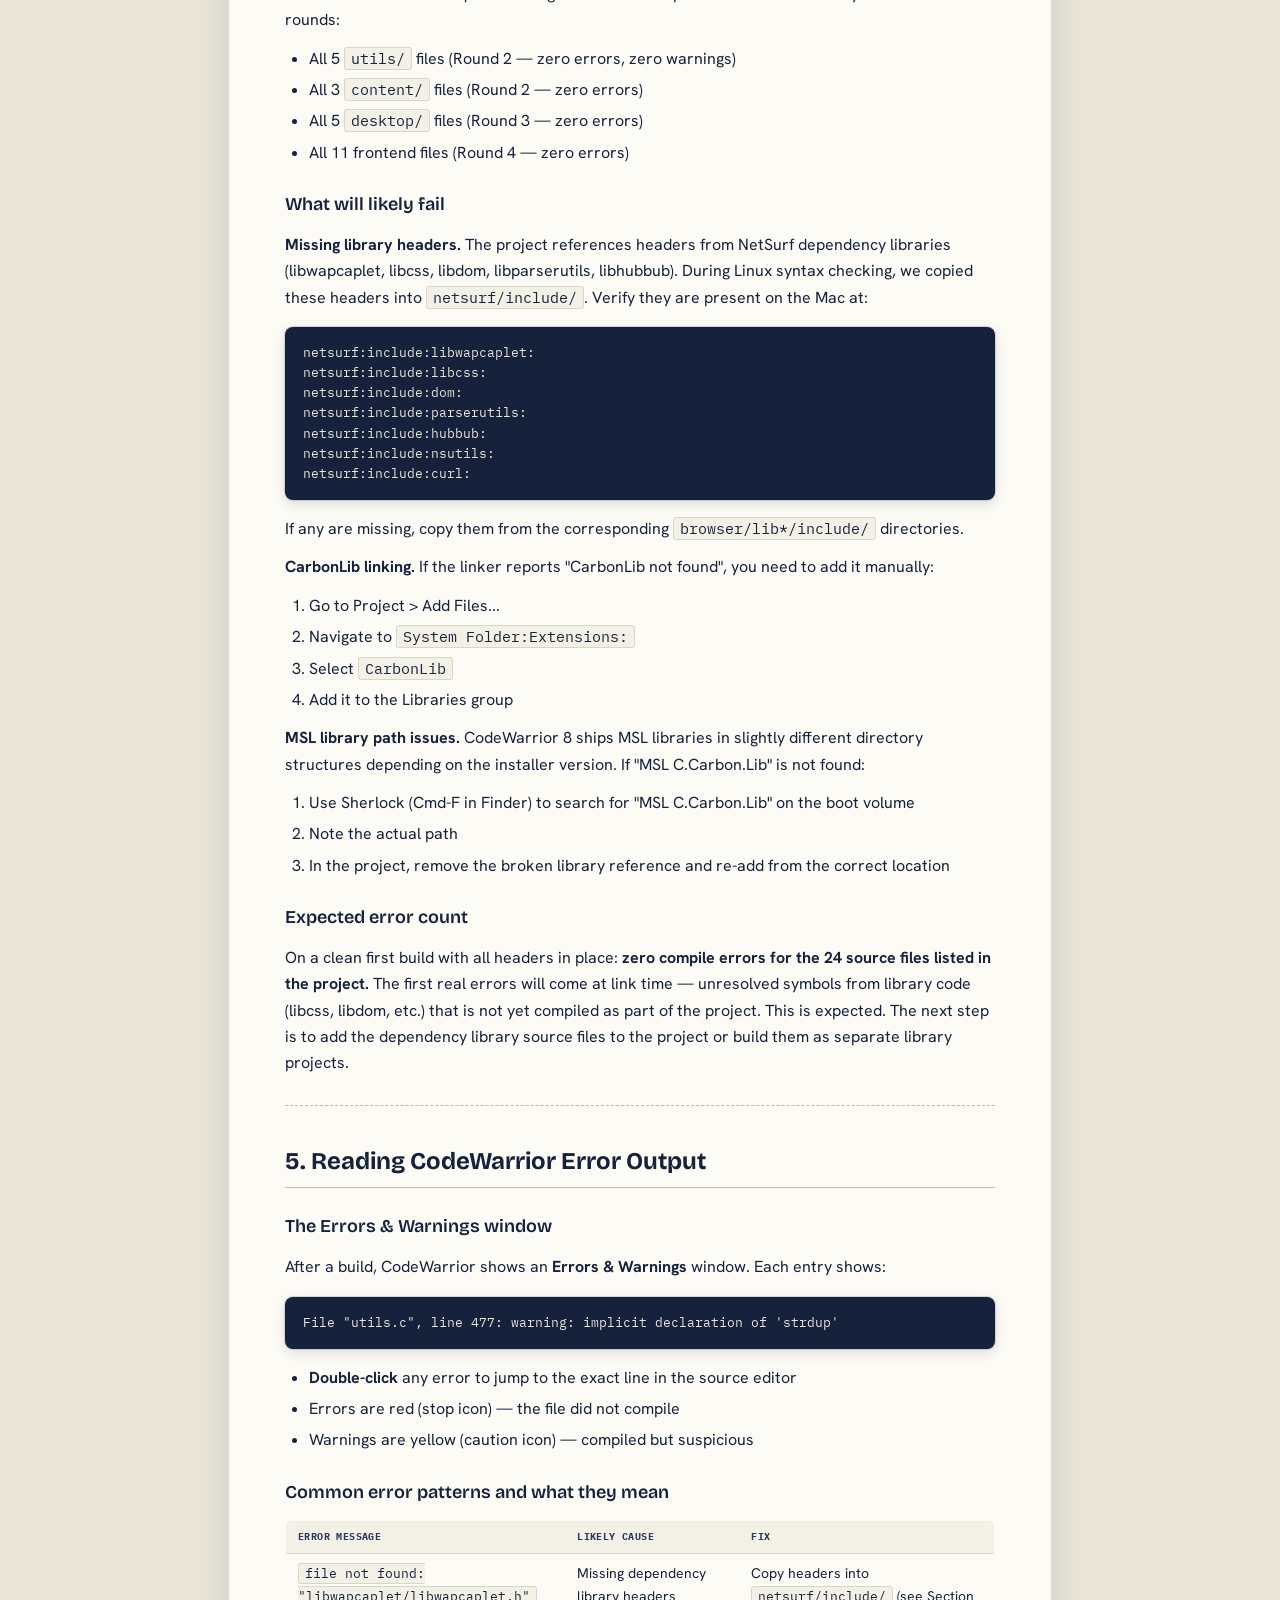
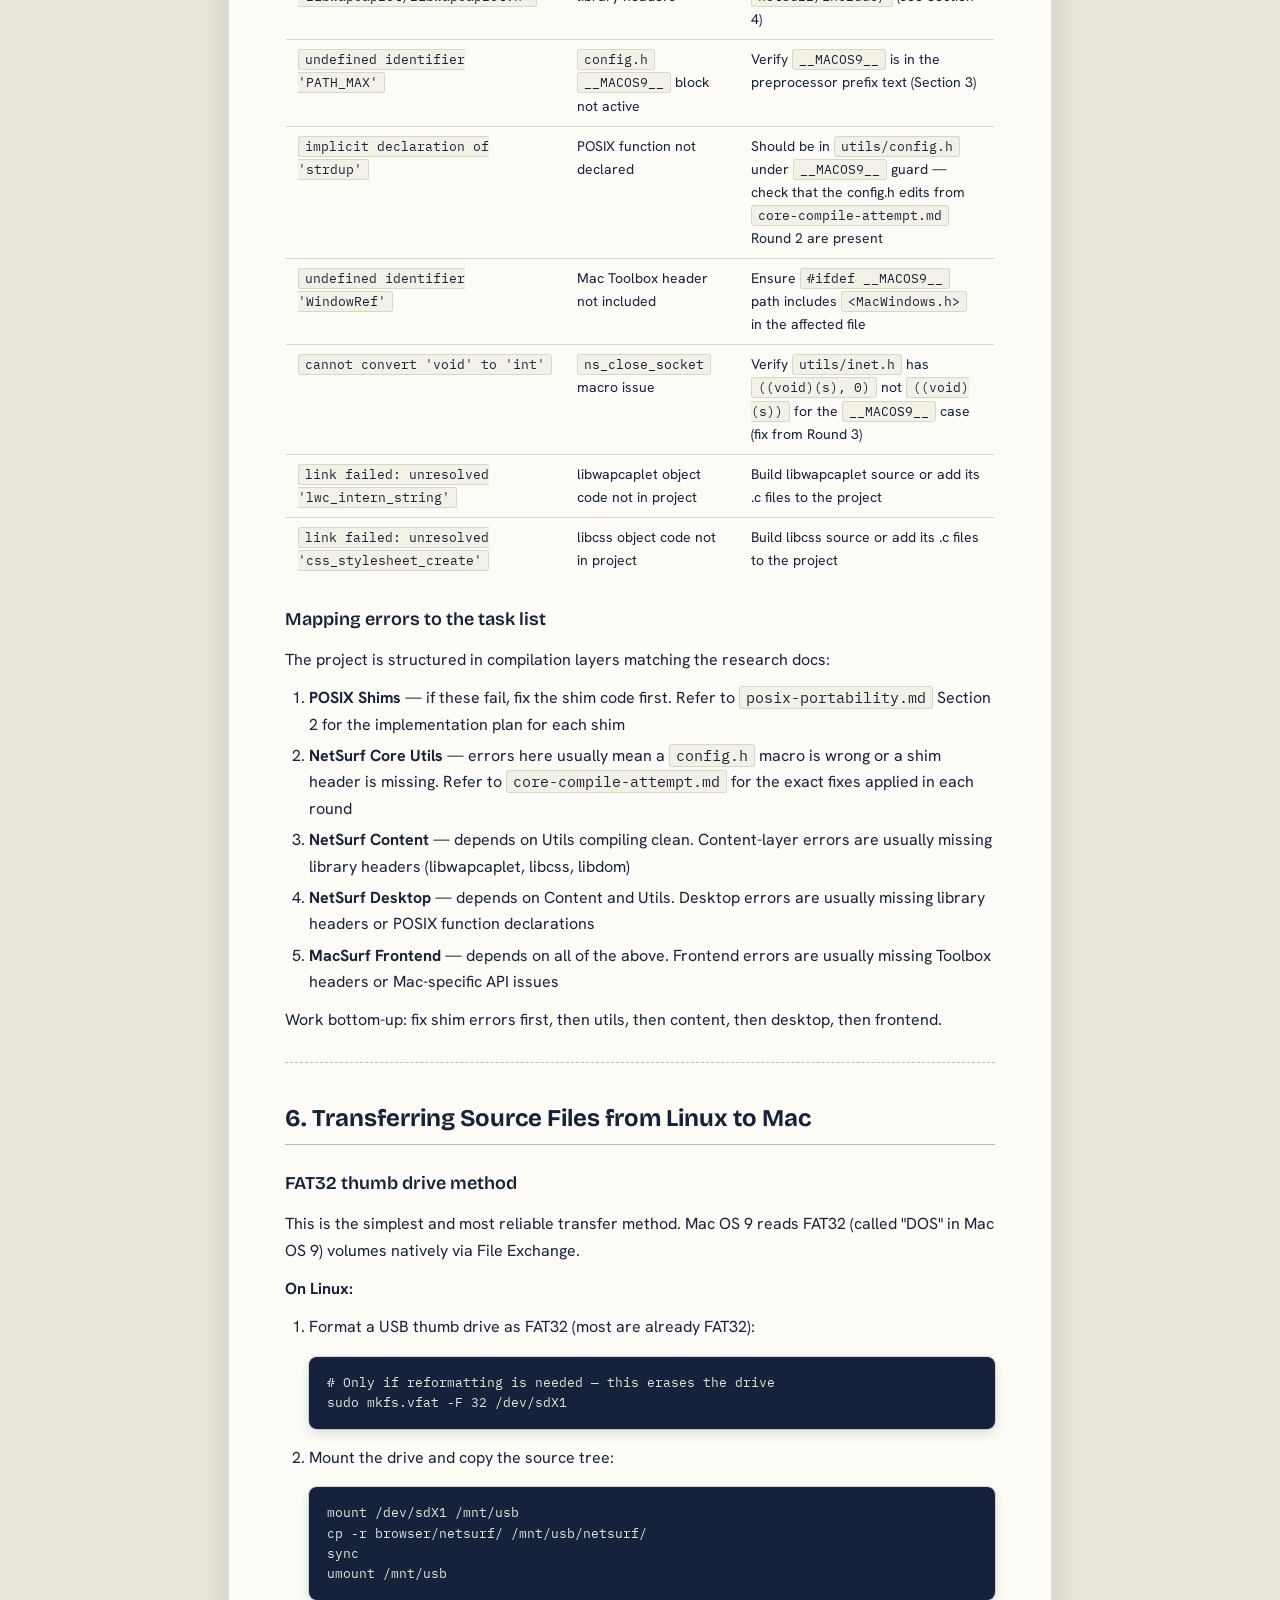
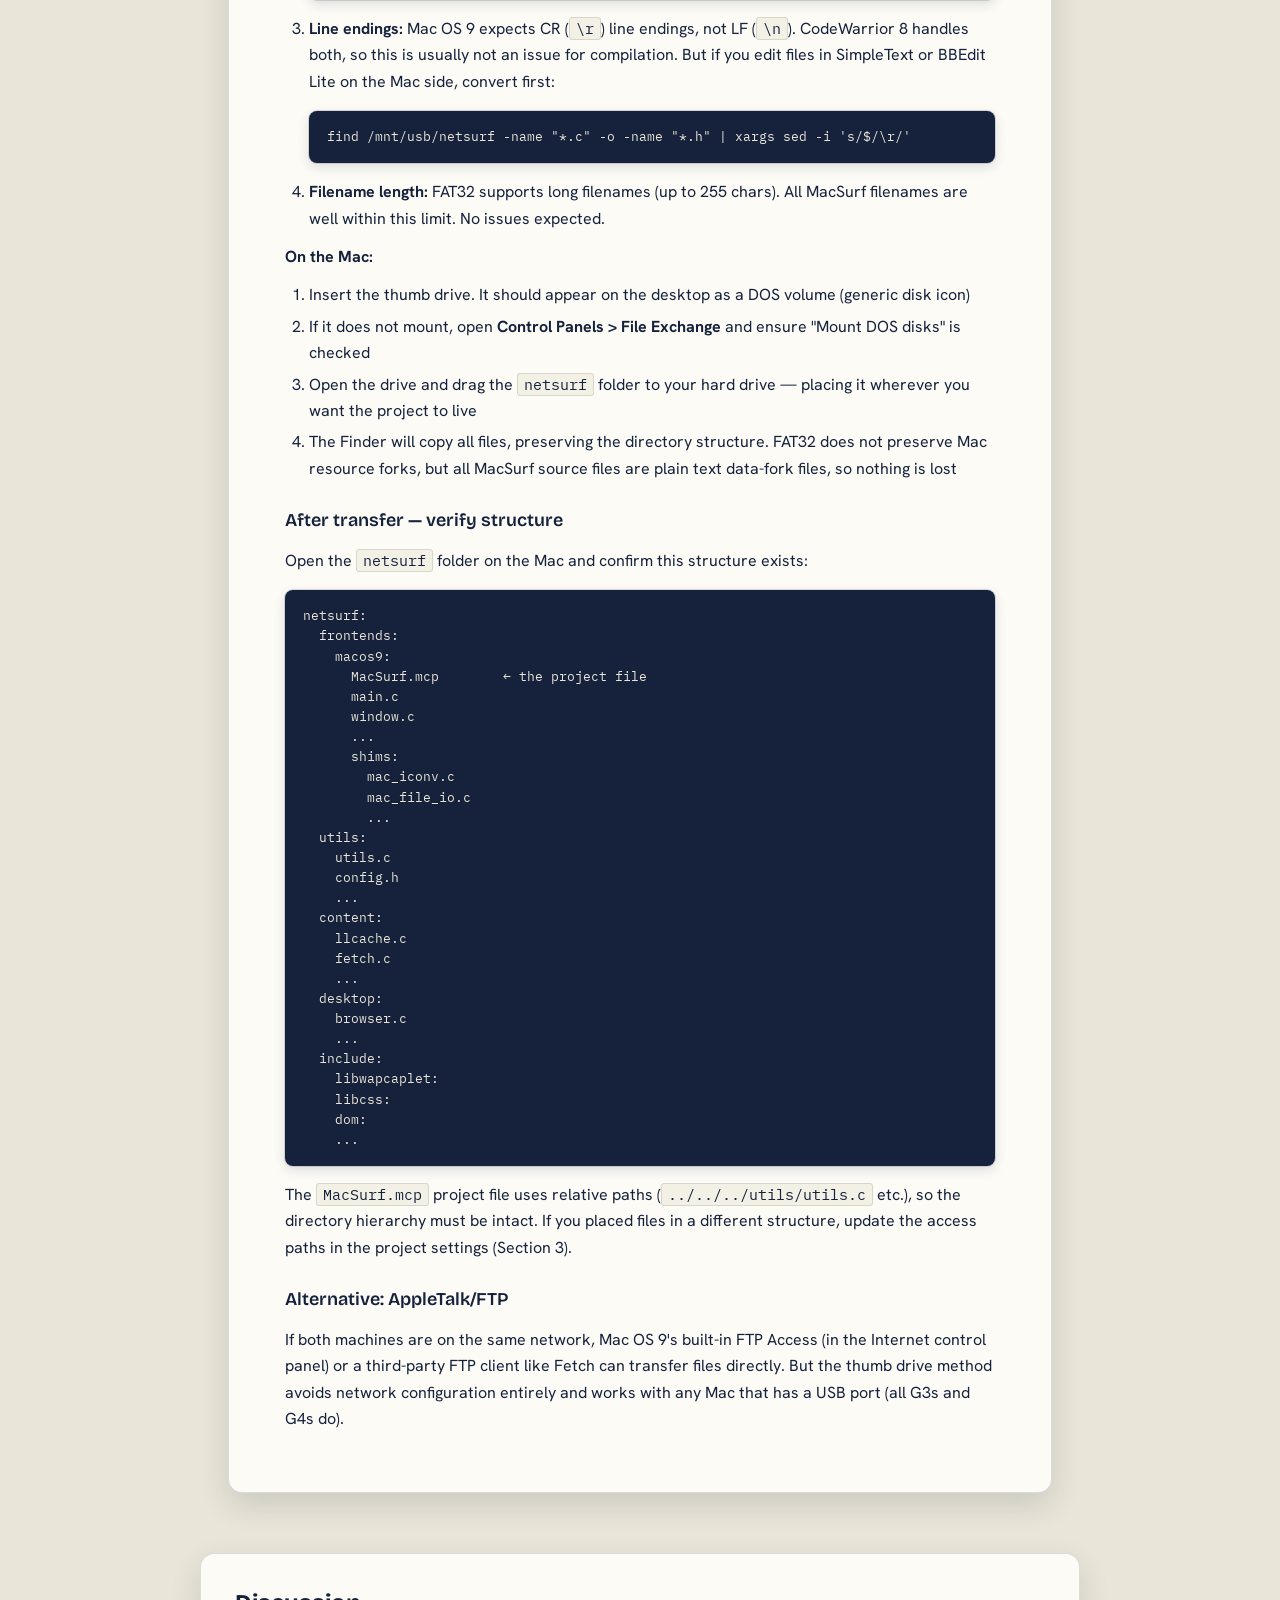
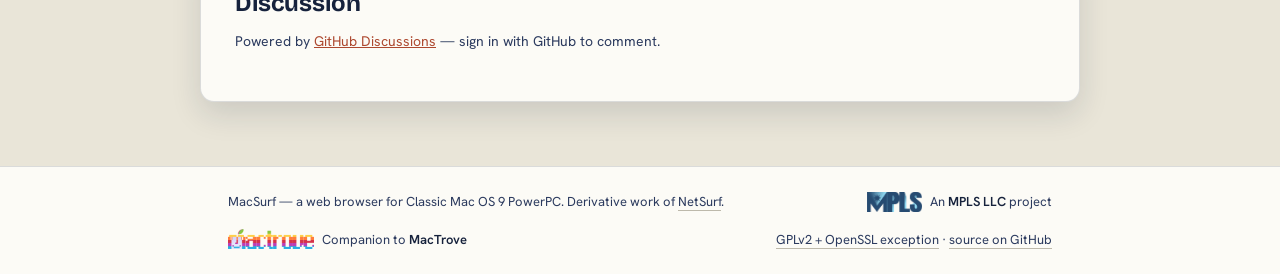
<file: build.html>
<!DOCTYPE html>
<html lang="en">
<head>
<meta charset="UTF-8">
<meta name="viewport" content="width=device-width,initial-scale=1">
<title>Building MacSurf on the Mac — MacSurf</title>
<meta name="description" content="How to build MacSurf from source in CodeWarrior 8 Pro on a Power Mac G3 or G4 running Mac OS 9.">
<link rel="canonical" href="https://macsurf.org/build.html">
<link rel="preconnect" href="https://fonts.googleapis.com">
<link rel="preconnect" href="https://fonts.gstatic.com" crossorigin>
<link href="https://fonts.googleapis.com/css2?family=Silkscreen:wght@400;700&family=Bricolage+Grotesque:opsz,wght@12..96,500;12..96,700;12..96,800&family=Hanken+Grotesk:wght@400;500;600&family=IBM+Plex+Mono:wght@400;500;600&display=swap" rel="stylesheet">
<link rel="stylesheet" href="core.css">
<link rel="stylesheet" href="docs.css">
<script defer src="https://stats.mp.ls/script.js" data-website-id="c9c06f2a-1e9e-4404-9698-0f9e87c50911"></script>
</head>
<body>

<header class="menubar">
  <div class="wrap">
    <a class="brand" href="./">
      <img src="bannerlogo.png" alt="MacSurf">
    </a>
    <nav class="menu-links">
      <a href="./">Overview</a>
      <a href="architecture.html">Architecture</a>
      <a href="build.html" class="active">Build</a>
      <a href="cross-dev.html">Cross-dev</a>
      <a href="proxy.html">Proxy</a>
      <a href="css.html">CSS status</a>
      <a href="story.html">Story</a>
      <a href="history.html">History</a>
      <a href="license.html">License</a>
      <a href="issues.html">Issues</a>
      <a href="https://github.com/mplsllc/macsurf">GitHub ↗</a>
    </nav>
  </div>
</header>

<main class="wrap">
  <article class="doc">
    <div class="eyebrow">Mac-side build</div>
    <h1>Building MacSurf on the Mac</h1>
    <p class="lede">Building MacSurf in CodeWarrior 8 Pro on Mac OS 9 — project settings, libraries, and the canonical compile loop.</p>
    <p>Step-by-step guide to building MacSurf on a real Power Mac running Mac OS 9.</p>
<hr />
<h2>Dev Pack</h2>
<p>The Dev Pack bundles everything on the MacSurf side of the build: the full source tree plus the <code>MacSurf.mcp</code> CodeWarrior project file, laid out so the relative access paths resolve as-is.</p>
<p><a class="btn btn-primary" href="/dev/DevPackKit2.sit">DevPackKit2.sit</a></p>
<p><strong>Still needed</strong> (not included &mdash; supply your own): <strong>CarbonLib</strong> and <strong>CodeWarrior Pro 8</strong>.</p>
<p><font size="1">Current as of 7/14/26.</font></p>
<hr />
<h2>1. Installing CodeWarrior 8</h2>
<p><strong>Requirements:</strong> Power Mac G3 or G4, Mac OS 9.1 or later, 128MB RAM recommended, CD-ROM drive.</p>
<ol>
<li>Insert the CodeWarrior Pro 8 CD</li>
<li>Double-click the installer — it will walk through license acceptance and destination selection</li>
<li>Install to the default location (<code>Macintosh HD:Metrowerks CodeWarrior:</code>)</li>
<li>When prompted for components, ensure these are checked:
<ul>
<li><strong>MacOS PowerPC C/C++ Compiler</strong></li>
<li><strong>MacOS PowerPC Linker</strong></li>
<li><strong>MSL C Libraries</strong> (Metrowerks Standard Library)</li>
<li><strong>Universal Headers</strong> (Mac OS Universal Interfaces)</li>
</ul>
</li>
<li>Skip the Java, Windows, and Palm OS tools — they are not needed</li>
<li>After installation completes, open CodeWarrior IDE once to confirm it launches. It will create preferences in the System Folder</li>
<li>Verify the Universal Headers are present at:<pre><code>Metrowerks CodeWarrior:MacOS Support:Headers:Universal Headers:
</code></pre>
You should see folders like <code>CIncludes</code>, <code>PInterfaces</code>, etc. If missing, run the installer again and check the Universal Headers checkbox</li>
</ol>
<hr />
<h2>2. Opening the Project File</h2>
<ol>
<li>Copy the entire <code>macsurf/browser/netsurf/</code> directory tree to the Mac (see Section 6 for transfer method)</li>
<li>Navigate to <code>netsurf:frontends:macos9:</code> in the Finder</li>
<li>Double-click <code>MacSurf.mcp</code> — CodeWarrior will open it and display the project window</li>
<li>If CodeWarrior prompts &quot;Cannot find file...&quot; for any source file, the directory structure was not preserved during transfer. Verify that the <code>utils</code>, <code>content</code>, and <code>desktop</code> folders exist three levels up from the <code>macos9</code> folder</li>
<li>The project window should show six groups in the left pane:
<ul>
<li>NetSurf Core Utils (10 files)</li>
<li>NetSurf Content (7 files)</li>
<li>NetSurf Desktop (5 files)</li>
<li>MacSurf Frontend (11 files)</li>
<li>POSIX Shims (5 files)</li>
<li>Libraries (3 items)</li>
</ul>
</li>
</ol>
<hr />
<h2>3. Verifying Target Settings</h2>
<ol>
<li>Go to <strong>Edit &gt; MacSurf Settings...</strong> (or press Cmd-J)</li>
<li>In the settings dialog, verify:</li>
</ol>
<p><strong>Target Settings panel:</strong></p>
<ul>
<li>Linker: MacOS PPC Linker</li>
<li>Output Directory: <code>:</code> (current directory)</li>
</ul>
<p><strong>C/C++ Language panel:</strong></p>
<ul>
<li>Source model: C (not C++)</li>
<li>C99 Extensions: enabled</li>
</ul>
<p><strong>C/C++ Preprocessor panel:</strong></p>
<ul>
<li>Prefix text should contain:<pre><code>#define __MACOS9__               1
#define WITHOUT_DUKTAPE          1
#define NO_IPV6                  1
#define TARGET_API_MAC_CARBON    1
</code></pre>
</li>
</ul>
<p><strong>Access Paths panel:</strong></p>
<ul>
<li>User paths should list (in order):
<ol>
<li><code>{Project}/include</code></li>
<li><code>{Project}/../../../include</code></li>
<li><code>{Project}/../../../</code></li>
<li><code>{Project}/shims</code></li>
</ol>
</li>
<li>System paths should list:
<ol>
<li><code>{Compiler}/MacOS Support/Headers/Universal Headers</code></li>
<li><code>{Compiler}/MacOS Support/Libraries/Runtime/Shared Support</code></li>
</ol>
</li>
</ul>
<p><strong>PPC Processor panel:</strong></p>
<ul>
<li>Processor: 750 (G3) — works on G3 and G4</li>
<li>Struct Alignment: PowerPC</li>
</ul>
<ol start="3">
<li>Click OK to save</li>
</ol>
<hr />
<h2>4. First Build Attempt</h2>
<p>Press Cmd-M (Project &gt; Make) to start the build. Here is what to expect:</p>
<h3>What will succeed</h3>
<p>The POSIX shim files and frontend files should compile without errors — these have been syntax-checked on Linux with equivalent flags. Files that compiled clean in our Linux syntax-check rounds:</p>
<ul>
<li>All 5 <code>utils/</code> files (Round 2 — zero errors, zero warnings)</li>
<li>All 3 <code>content/</code> files (Round 2 — zero errors)</li>
<li>All 5 <code>desktop/</code> files (Round 3 — zero errors)</li>
<li>All 11 frontend files (Round 4 — zero errors)</li>
</ul>
<h3>What will likely fail</h3>
<p><strong>Missing library headers.</strong> The project references headers from NetSurf dependency libraries (libwapcaplet, libcss, libdom, libparserutils, libhubbub). During Linux syntax checking, we copied these headers into <code>netsurf/include/</code>. Verify they are present on the Mac at:</p>
<pre><code>netsurf:include:libwapcaplet:
netsurf:include:libcss:
netsurf:include:dom:
netsurf:include:parserutils:
netsurf:include:hubbub:
netsurf:include:nsutils:
netsurf:include:curl:
</code></pre>
<p>If any are missing, copy them from the corresponding <code>browser/lib*/include/</code> directories.</p>
<p><strong>CarbonLib linking.</strong> If the linker reports &quot;CarbonLib not found&quot;, you need to add it manually:</p>
<ol>
<li>Go to Project &gt; Add Files...</li>
<li>Navigate to <code>System Folder:Extensions:</code></li>
<li>Select <code>CarbonLib</code></li>
<li>Add it to the Libraries group</li>
</ol>
<p><strong>MSL library path issues.</strong> CodeWarrior 8 ships MSL libraries in slightly different directory structures depending on the installer version. If &quot;MSL C.Carbon.Lib&quot; is not found:</p>
<ol>
<li>Use Sherlock (Cmd-F in Finder) to search for &quot;MSL C.Carbon.Lib&quot; on the boot volume</li>
<li>Note the actual path</li>
<li>In the project, remove the broken library reference and re-add from the correct location</li>
</ol>
<h3>Expected error count</h3>
<p>On a clean first build with all headers in place: <strong>zero compile errors for the 24 source files listed in the project.</strong> The first real errors will come at link time — unresolved symbols from library code (libcss, libdom, etc.) that is not yet compiled as part of the project. This is expected. The next step is to add the dependency library source files to the project or build them as separate library projects.</p>
<hr />
<h2>5. Reading CodeWarrior Error Output</h2>
<h3>The Errors &amp; Warnings window</h3>
<p>After a build, CodeWarrior shows an <strong>Errors &amp; Warnings</strong> window. Each entry shows:</p>
<pre><code>File &quot;utils.c&quot;, line 477: warning: implicit declaration of 'strdup'
</code></pre>
<ul>
<li><strong>Double-click</strong> any error to jump to the exact line in the source editor</li>
<li>Errors are red (stop icon) — the file did not compile</li>
<li>Warnings are yellow (caution icon) — compiled but suspicious</li>
</ul>
<h3>Common error patterns and what they mean</h3>
<table>
<thead>
<tr>
<th>Error Message</th>
<th>Likely Cause</th>
<th>Fix</th>
</tr>
</thead>
<tbody>
<tr>
<td><code>file not found: &quot;libwapcaplet/libwapcaplet.h&quot;</code></td>
<td>Missing dependency library headers</td>
<td>Copy headers into <code>netsurf/include/</code> (see Section 4)</td>
</tr>
<tr>
<td><code>undefined identifier 'PATH_MAX'</code></td>
<td><code>config.h</code> <code>__MACOS9__</code> block not active</td>
<td>Verify <code>__MACOS9__</code> is in the preprocessor prefix text (Section 3)</td>
</tr>
<tr>
<td><code>implicit declaration of 'strdup'</code></td>
<td>POSIX function not declared</td>
<td>Should be in <code>utils/config.h</code> under <code>__MACOS9__</code> guard — check that the config.h edits from <code>core-compile-attempt.md</code> Round 2 are present</td>
</tr>
<tr>
<td><code>undefined identifier 'WindowRef'</code></td>
<td>Mac Toolbox header not included</td>
<td>Ensure <code>#ifdef __MACOS9__</code> path includes <code>&lt;MacWindows.h&gt;</code> in the affected file</td>
</tr>
<tr>
<td><code>cannot convert 'void' to 'int'</code></td>
<td><code>ns_close_socket</code> macro issue</td>
<td>Verify <code>utils/inet.h</code> has <code>((void)(s), 0)</code> not <code>((void)(s))</code> for the <code>__MACOS9__</code> case (fix from Round 3)</td>
</tr>
<tr>
<td><code>link failed: unresolved 'lwc_intern_string'</code></td>
<td>libwapcaplet object code not in project</td>
<td>Build libwapcaplet source or add its .c files to the project</td>
</tr>
<tr>
<td><code>link failed: unresolved 'css_stylesheet_create'</code></td>
<td>libcss object code not in project</td>
<td>Build libcss source or add its .c files to the project</td>
</tr>
</tbody>
</table>
<h3>Mapping errors to the task list</h3>
<p>The project is structured in compilation layers matching the research docs:</p>
<ol>
<li><strong>POSIX Shims</strong> — if these fail, fix the shim code first. Refer to <code>posix-portability.md</code> Section 2 for the implementation plan for each shim</li>
<li><strong>NetSurf Core Utils</strong> — errors here usually mean a <code>config.h</code> macro is wrong or a shim header is missing. Refer to <code>core-compile-attempt.md</code> for the exact fixes applied in each round</li>
<li><strong>NetSurf Content</strong> — depends on Utils compiling clean. Content-layer errors are usually missing library headers (libwapcaplet, libcss, libdom)</li>
<li><strong>NetSurf Desktop</strong> — depends on Content and Utils. Desktop errors are usually missing library headers or POSIX function declarations</li>
<li><strong>MacSurf Frontend</strong> — depends on all of the above. Frontend errors are usually missing Toolbox headers or Mac-specific API issues</li>
</ol>
<p>Work bottom-up: fix shim errors first, then utils, then content, then desktop, then frontend.</p>
<hr />
<h2>6. Transferring Source Files from Linux to Mac</h2>
<h3>FAT32 thumb drive method</h3>
<p>This is the simplest and most reliable transfer method. Mac OS 9 reads FAT32 (called &quot;DOS&quot; in Mac OS 9) volumes natively via File Exchange.</p>
<p><strong>On Linux:</strong></p>
<ol>
<li>
<p>Format a USB thumb drive as FAT32 (most are already FAT32):</p>
<pre><code># Only if reformatting is needed — this erases the drive
sudo mkfs.vfat -F 32 /dev/sdX1
</code></pre>
</li>
<li>
<p>Mount the drive and copy the source tree:</p>
<pre><code>mount /dev/sdX1 /mnt/usb
cp -r browser/netsurf/ /mnt/usb/netsurf/
sync
umount /mnt/usb
</code></pre>
</li>
<li>
<p><strong>Line endings:</strong> Mac OS 9 expects CR (<code>\r</code>) line endings, not LF (<code>\n</code>). CodeWarrior 8 handles both, so this is usually not an issue for compilation. But if you edit files in SimpleText or BBEdit Lite on the Mac side, convert first:</p>
<pre><code>find /mnt/usb/netsurf -name &quot;*.c&quot; -o -name &quot;*.h&quot; | xargs sed -i 's/$/\r/'
</code></pre>
</li>
<li>
<p><strong>Filename length:</strong> FAT32 supports long filenames (up to 255 chars). All MacSurf filenames are well within this limit. No issues expected.</p>
</li>
</ol>
<p><strong>On the Mac:</strong></p>
<ol>
<li>Insert the thumb drive. It should appear on the desktop as a DOS volume (generic disk icon)</li>
<li>If it does not mount, open <strong>Control Panels &gt; File Exchange</strong> and ensure &quot;Mount DOS disks&quot; is checked</li>
<li>Open the drive and drag the <code>netsurf</code> folder to your hard drive — placing it wherever you want the project to live</li>
<li>The Finder will copy all files, preserving the directory structure. FAT32 does not preserve Mac resource forks, but all MacSurf source files are plain text data-fork files, so nothing is lost</li>
</ol>
<h3>After transfer — verify structure</h3>
<p>Open the <code>netsurf</code> folder on the Mac and confirm this structure exists:</p>
<pre><code>netsurf:
  frontends:
    macos9:
      MacSurf.mcp        ← the project file
      main.c
      window.c
      ...
      shims:
        mac_iconv.c
        mac_file_io.c
        ...
  utils:
    utils.c
    config.h
    ...
  content:
    llcache.c
    fetch.c
    ...
  desktop:
    browser.c
    ...
  include:
    libwapcaplet:
    libcss:
    dom:
    ...
</code></pre>
<p>The <code>MacSurf.mcp</code> project file uses relative paths (<code>../../../utils/utils.c</code> etc.), so the directory hierarchy must be intact. If you placed files in a different structure, update the access paths in the project settings (Section 3).</p>
<h3>Alternative: AppleTalk/FTP</h3>
<p>If both machines are on the same network, Mac OS 9's built-in FTP Access (in the Internet control panel) or a third-party FTP client like Fetch can transfer files directly. But the thumb drive method avoids network configuration entirely and works with any Mac that has a USB port (all G3s and G4s do).</p>

  </article>
</main>

<section class="discuss">
  <div class="discuss-card">
    <h2>Discussion</h2>
    <p class="note">Powered by <a href="https://github.com/mplsllc/macsurf/discussions" rel="noopener">GitHub Discussions</a> — sign in with GitHub to comment.</p>
    <script src="https://giscus.app/client.js"
      data-repo="mplsllc/macsurf"
      data-repo-id="R_kgDOR8m90A"
      data-category="Announcements"
      data-category-id="DIC_kwDOR8m90M4C9es5"
      data-mapping="pathname"
      data-strict="0"
      data-reactions-enabled="1"
      data-emit-metadata="0"
      data-input-position="bottom"
      data-theme="light"
      data-lang="en"
      crossorigin="anonymous"
      async>
    </script>
  </div>
</section>
<footer class="foot">
  <div class="wrap">
    <span>MacSurf — a web browser for Classic Mac OS 9 PowerPC. Derivative work of <a href="https://www.netsurf-browser.org/">NetSurf</a>.</span>
    <a class="mpls-mark" href="https://mp.ls/" rel="noopener">
      <img src="img/mpls-lightlogo.png" alt="MPLS LLC" style="height:20px;width:auto;">
      <span>An <strong>MPLS LLC</strong> project</span>
    </a>
    <a class="mpls-mark" href="https://mactrove.com/" rel="noopener">
      <img src="img/mactrove-logo.png" alt="MacTrove" style="height:20px;width:auto;">
      <span>Companion to <strong>MacTrove</strong></span>
    </a>
    <span><a href="license.html">GPLv2 + OpenSSL exception</a> · <a href="https://github.com/mplsllc/macsurf">source on GitHub</a></span>
  </div>
</footer>

</body>
</html>
</file>
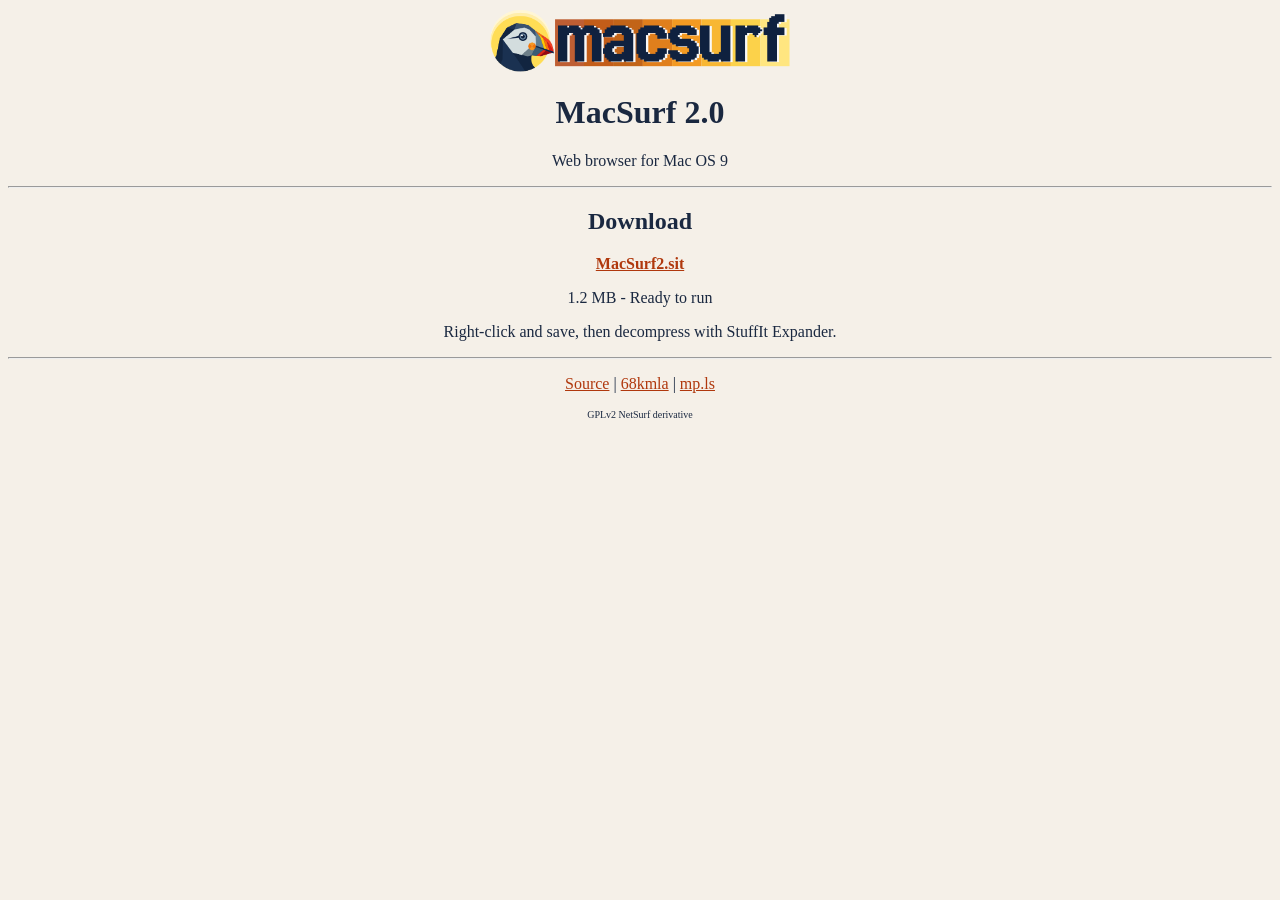
<file: classic.html>
<HTML>
<HEAD>
<TITLE>MacSurf</TITLE>
</HEAD>
<BODY BGCOLOR="#f5f0e8" TEXT="#1a2840" LINK="#b0380d">

<CENTER>

<IMG SRC="bannerlogo.png" ALT="MacSurf" WIDTH="300">

<H1>MacSurf 2.0</H1>

<P>Web browser for Mac OS 9</P>

<HR>

<H2>Download</H2>

<P><A HREF="/builds/MacSurf2.sit"><B>MacSurf2.sit</B></A></P>

<P>1.2 MB - Ready to run</P>

<P>Right-click and save, then decompress with StuffIt Expander.</P>

<HR>

<P><A HREF="https://github.com/mplsllc/macsurf">Source</A> | <A HREF="https://68kmla.org/">68kmla</A> | <A HREF="https://mp.ls/">mp.ls</A></P>

<P><FONT SIZE="1">GPLv2 NetSurf derivative</FONT></P>

</CENTER>

</BODY>
</HTML>
</file>
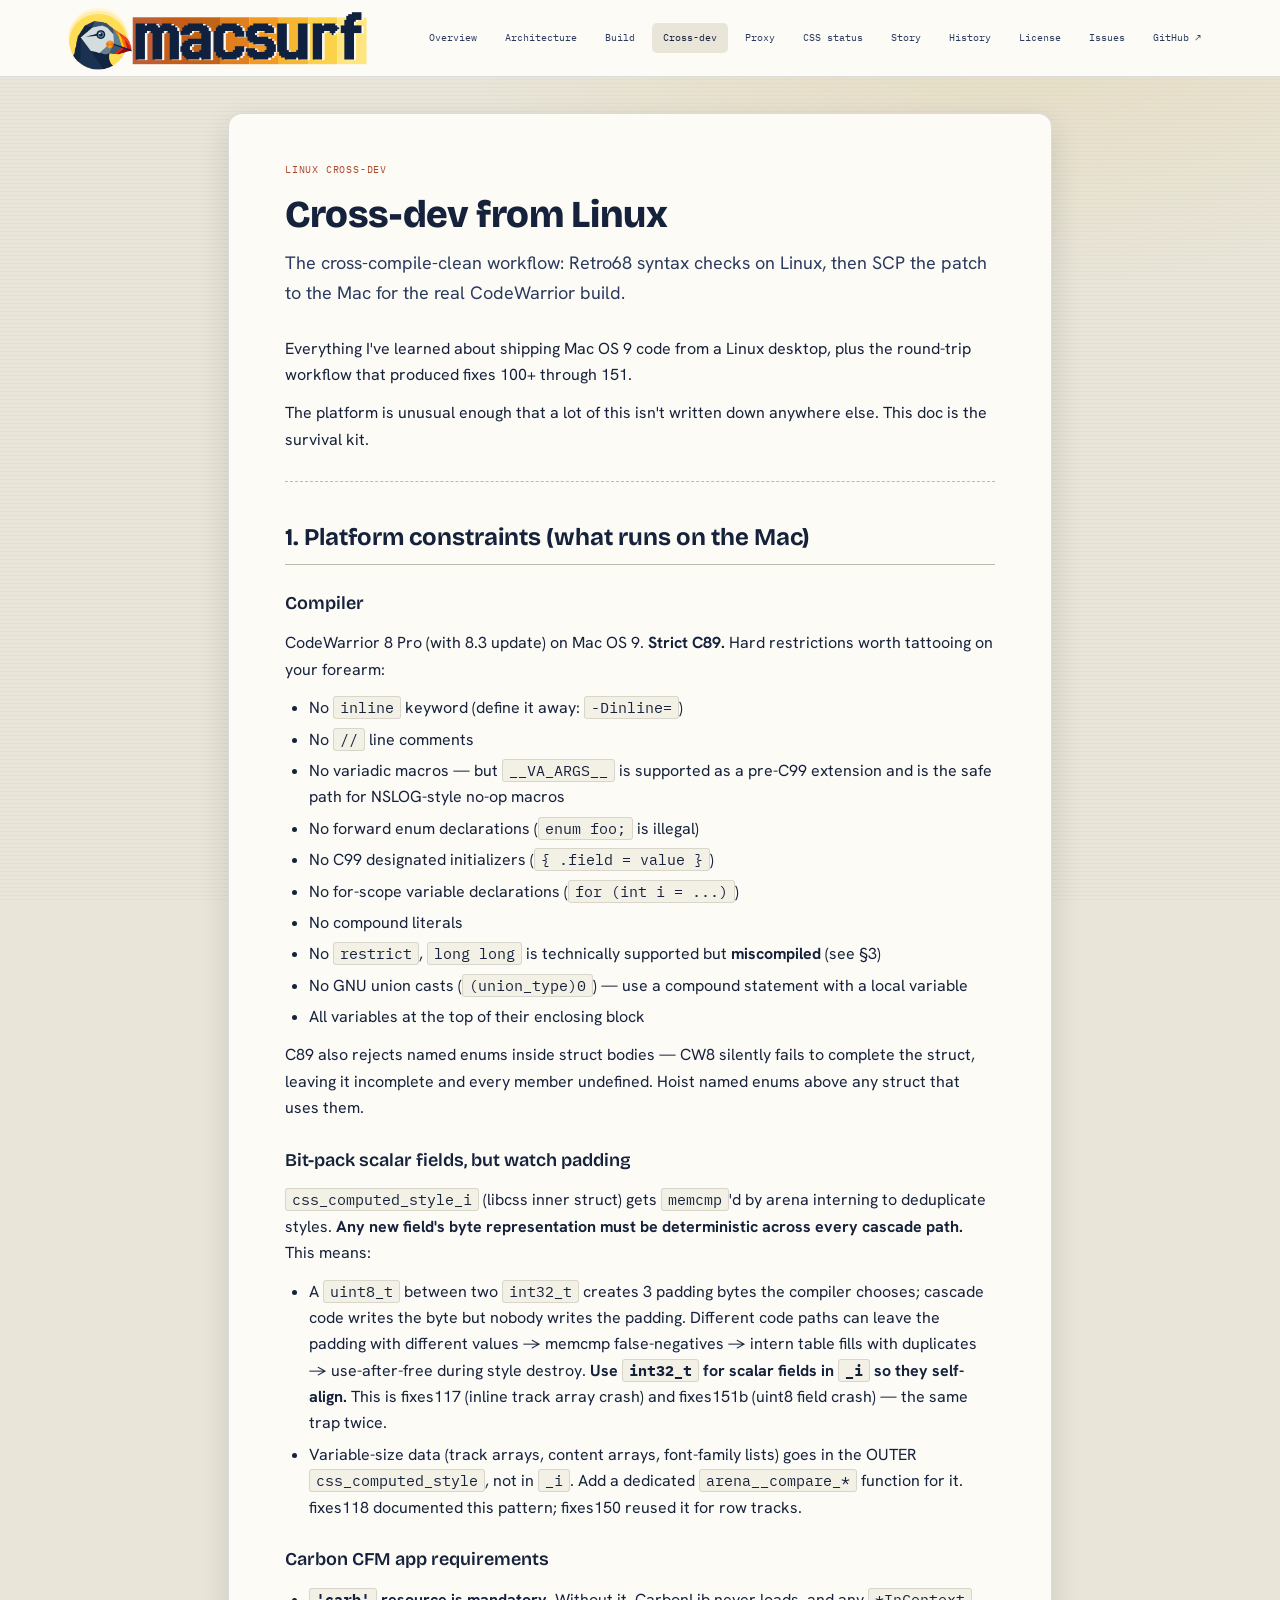
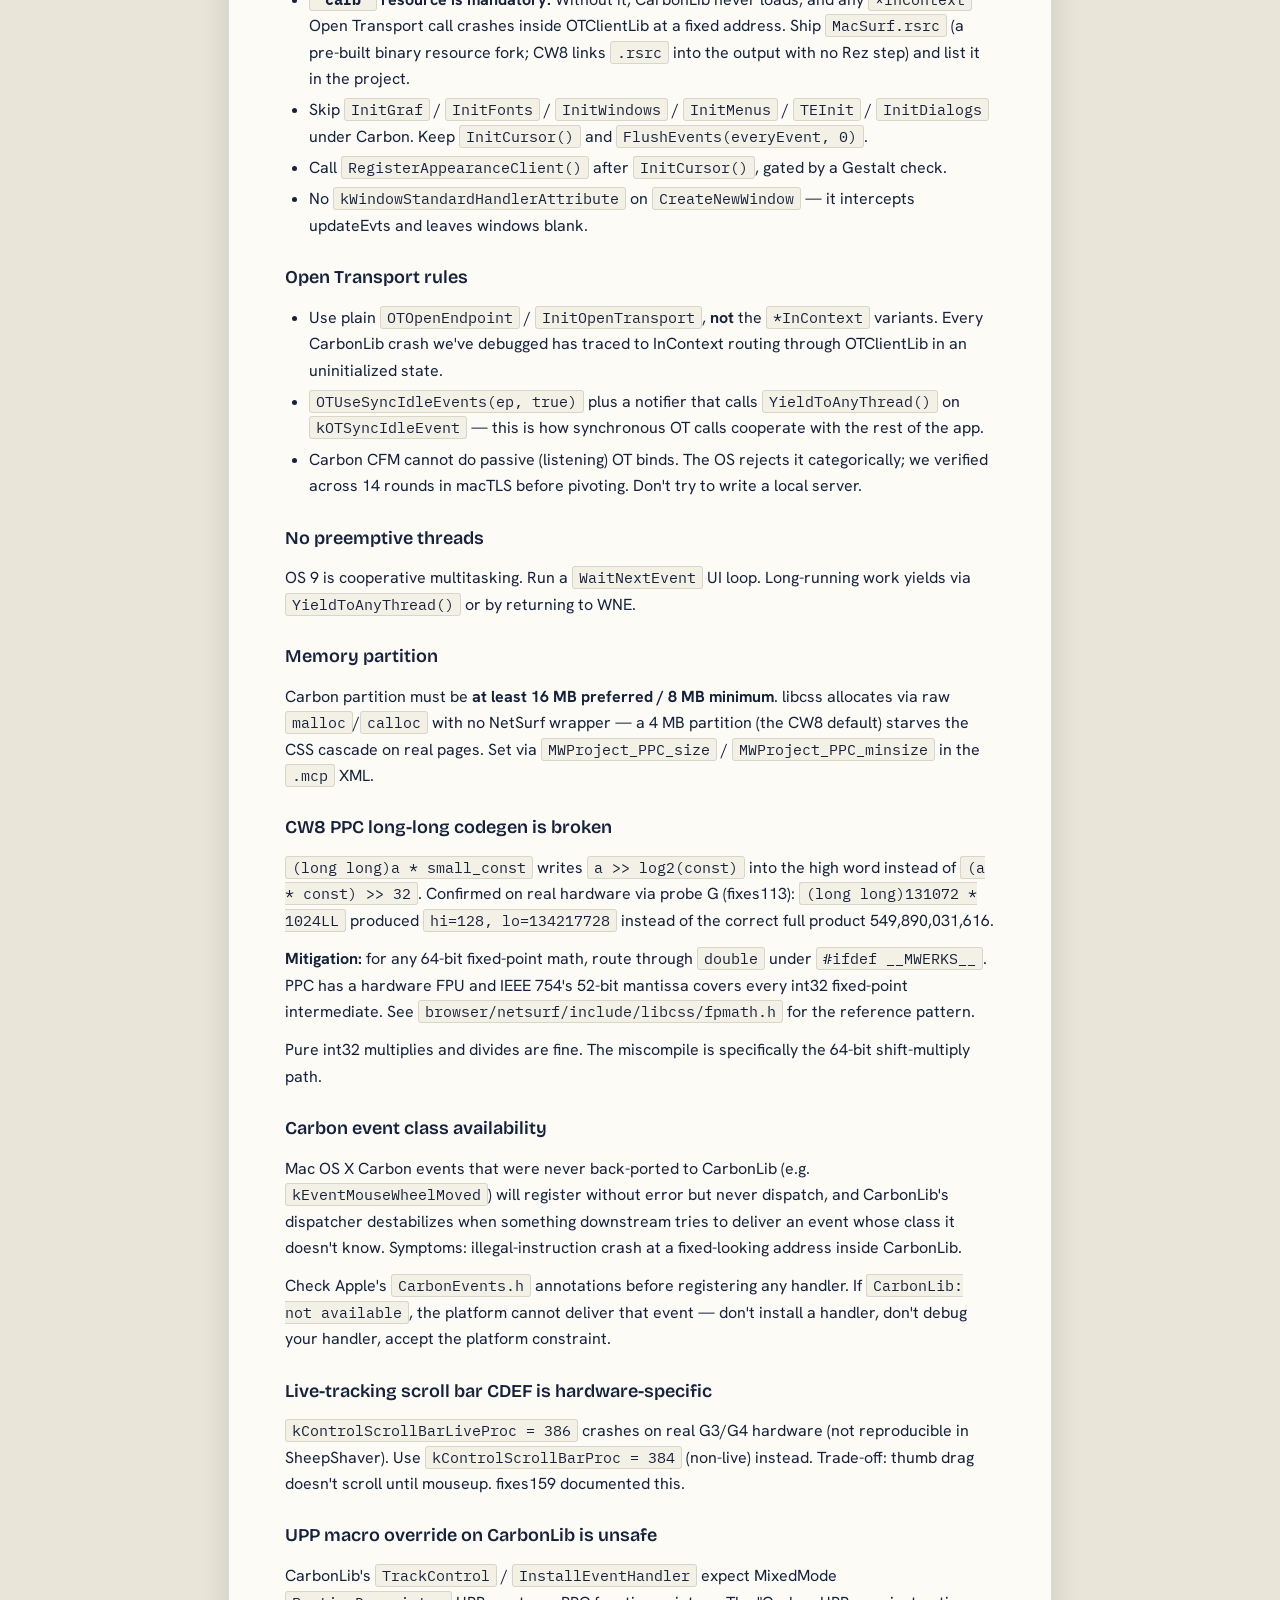
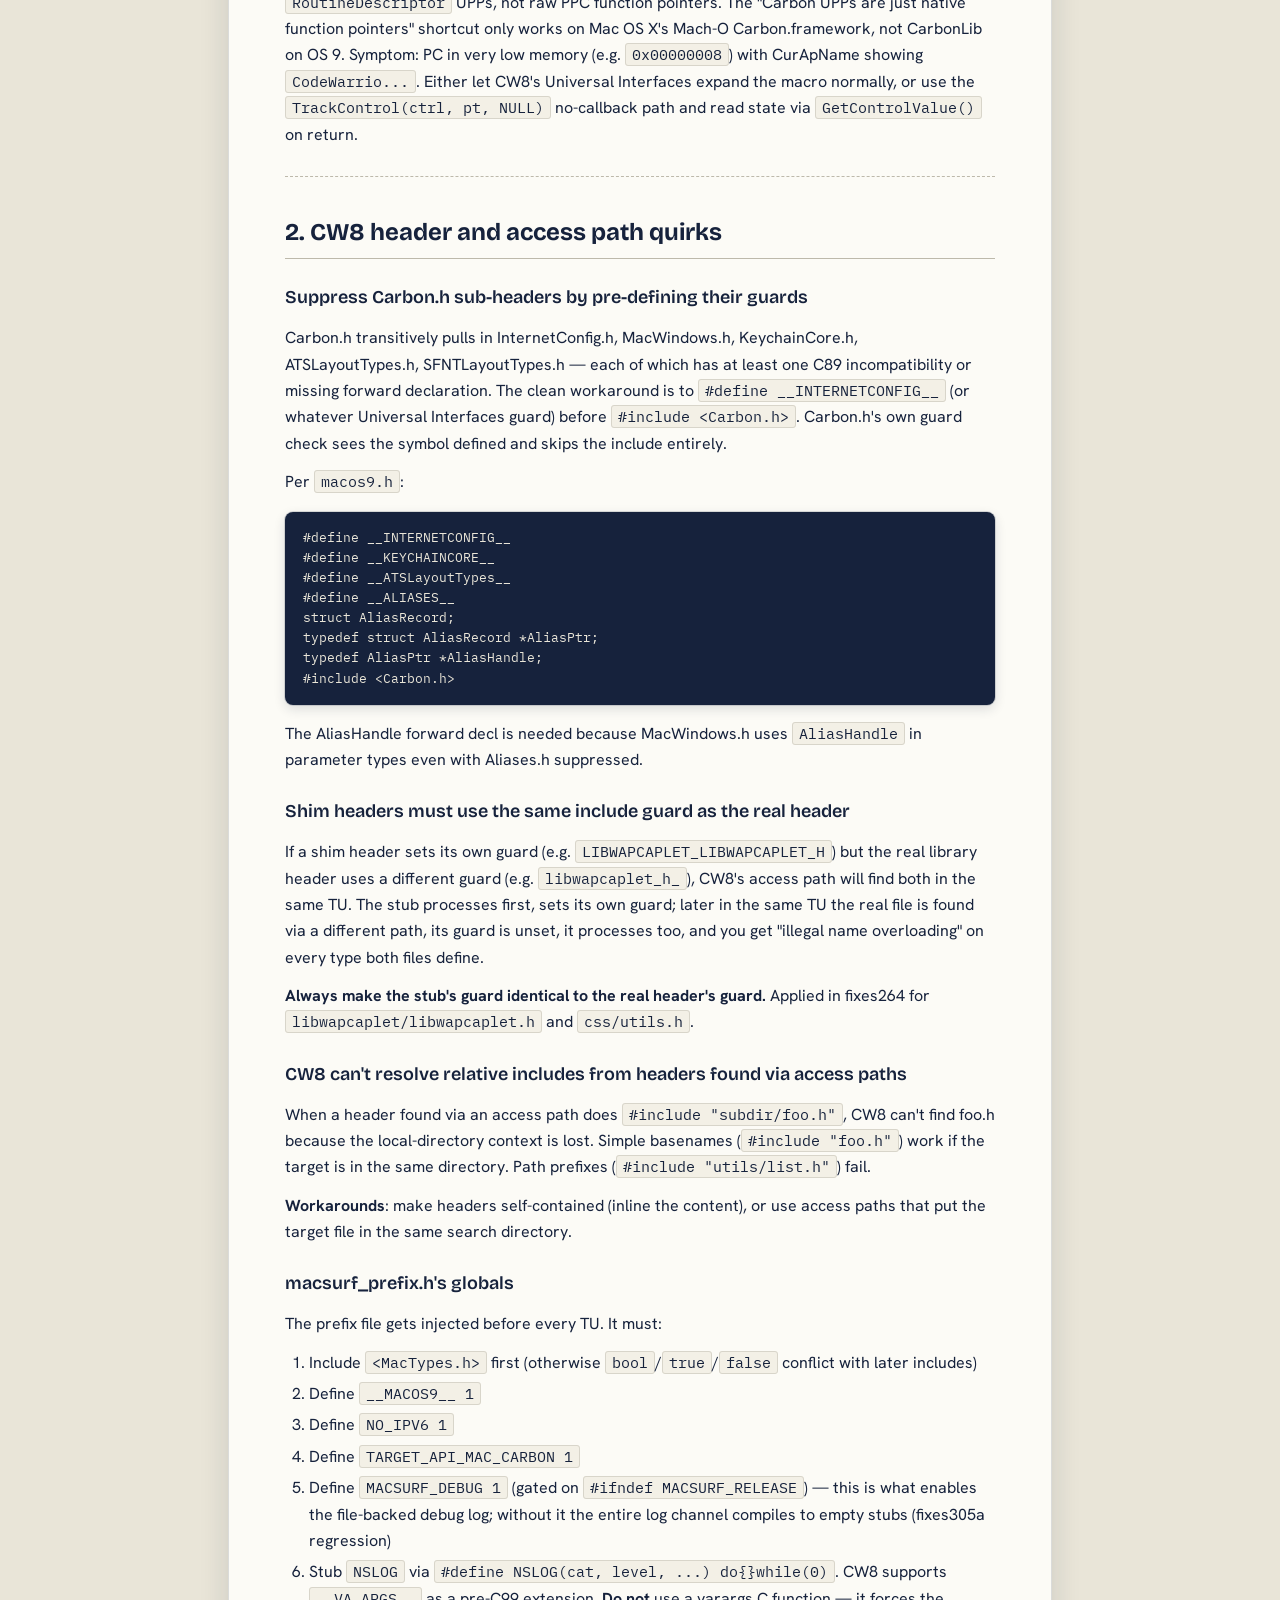
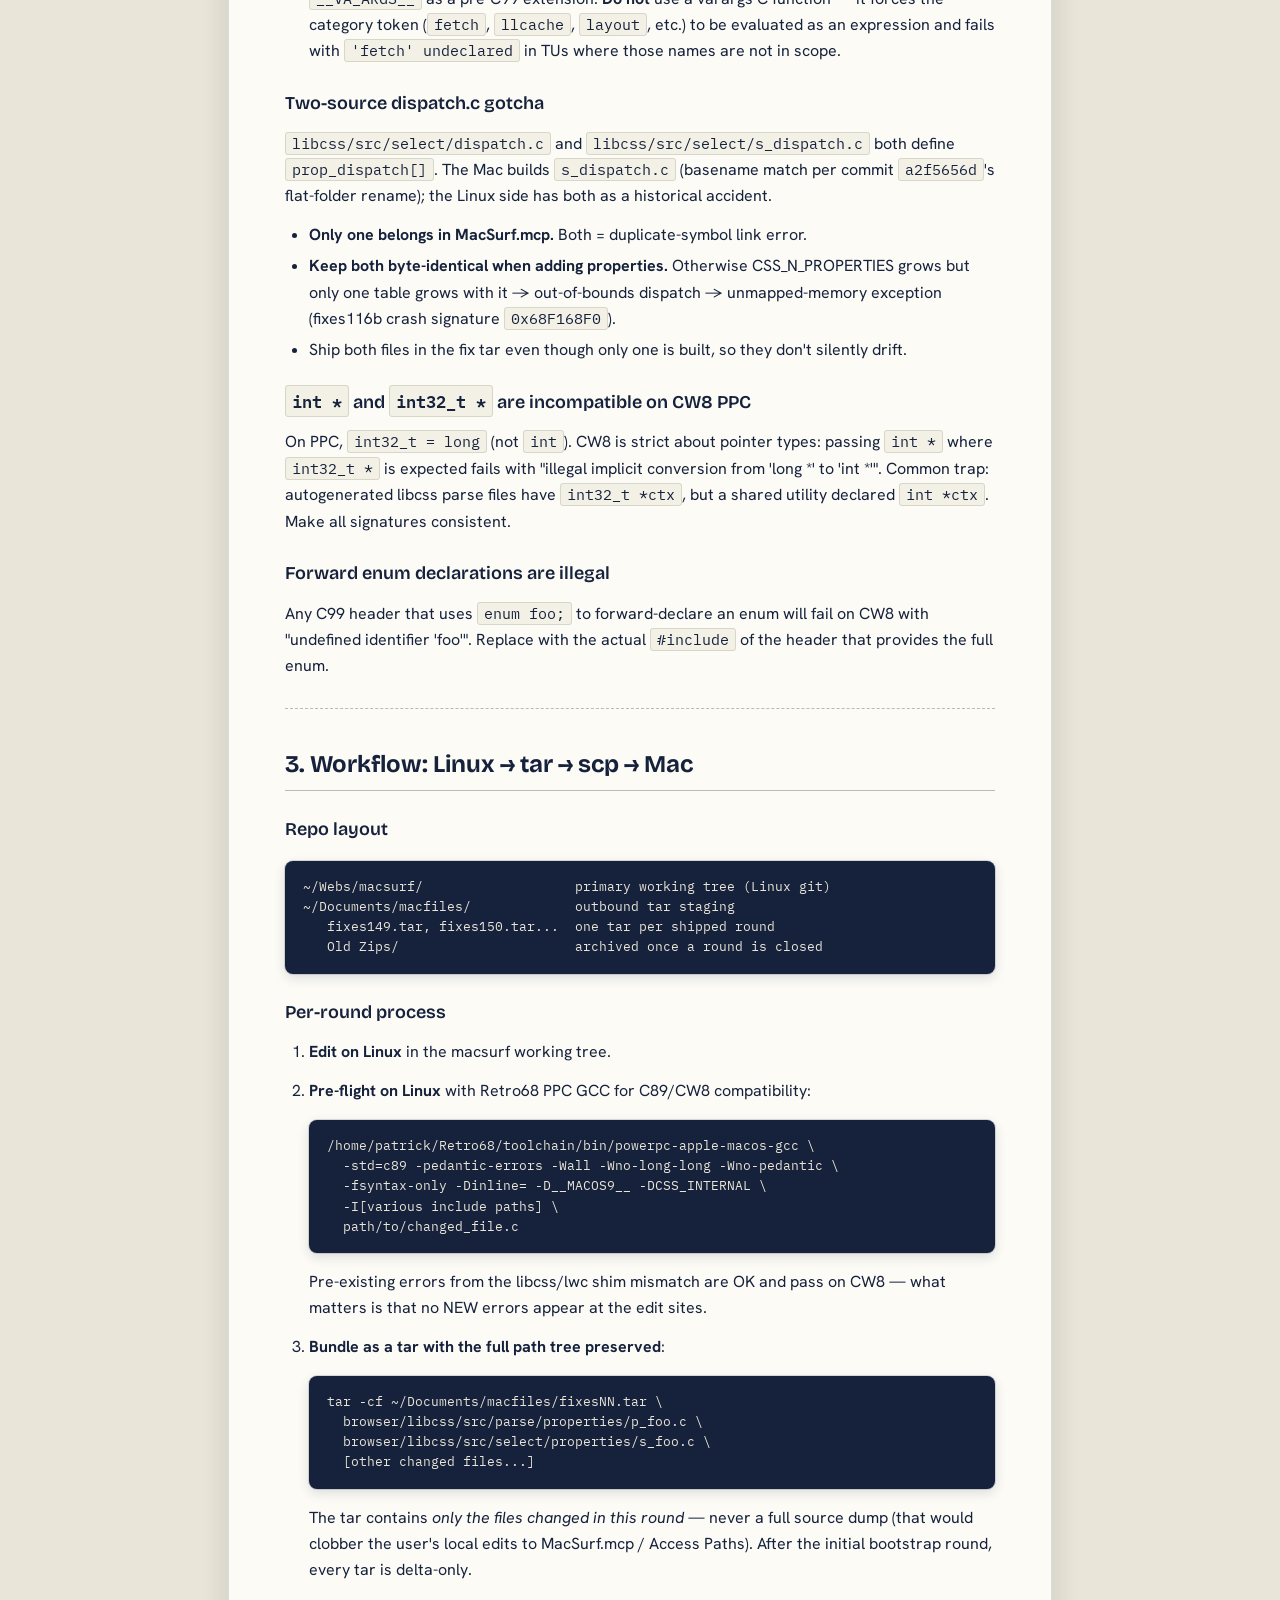
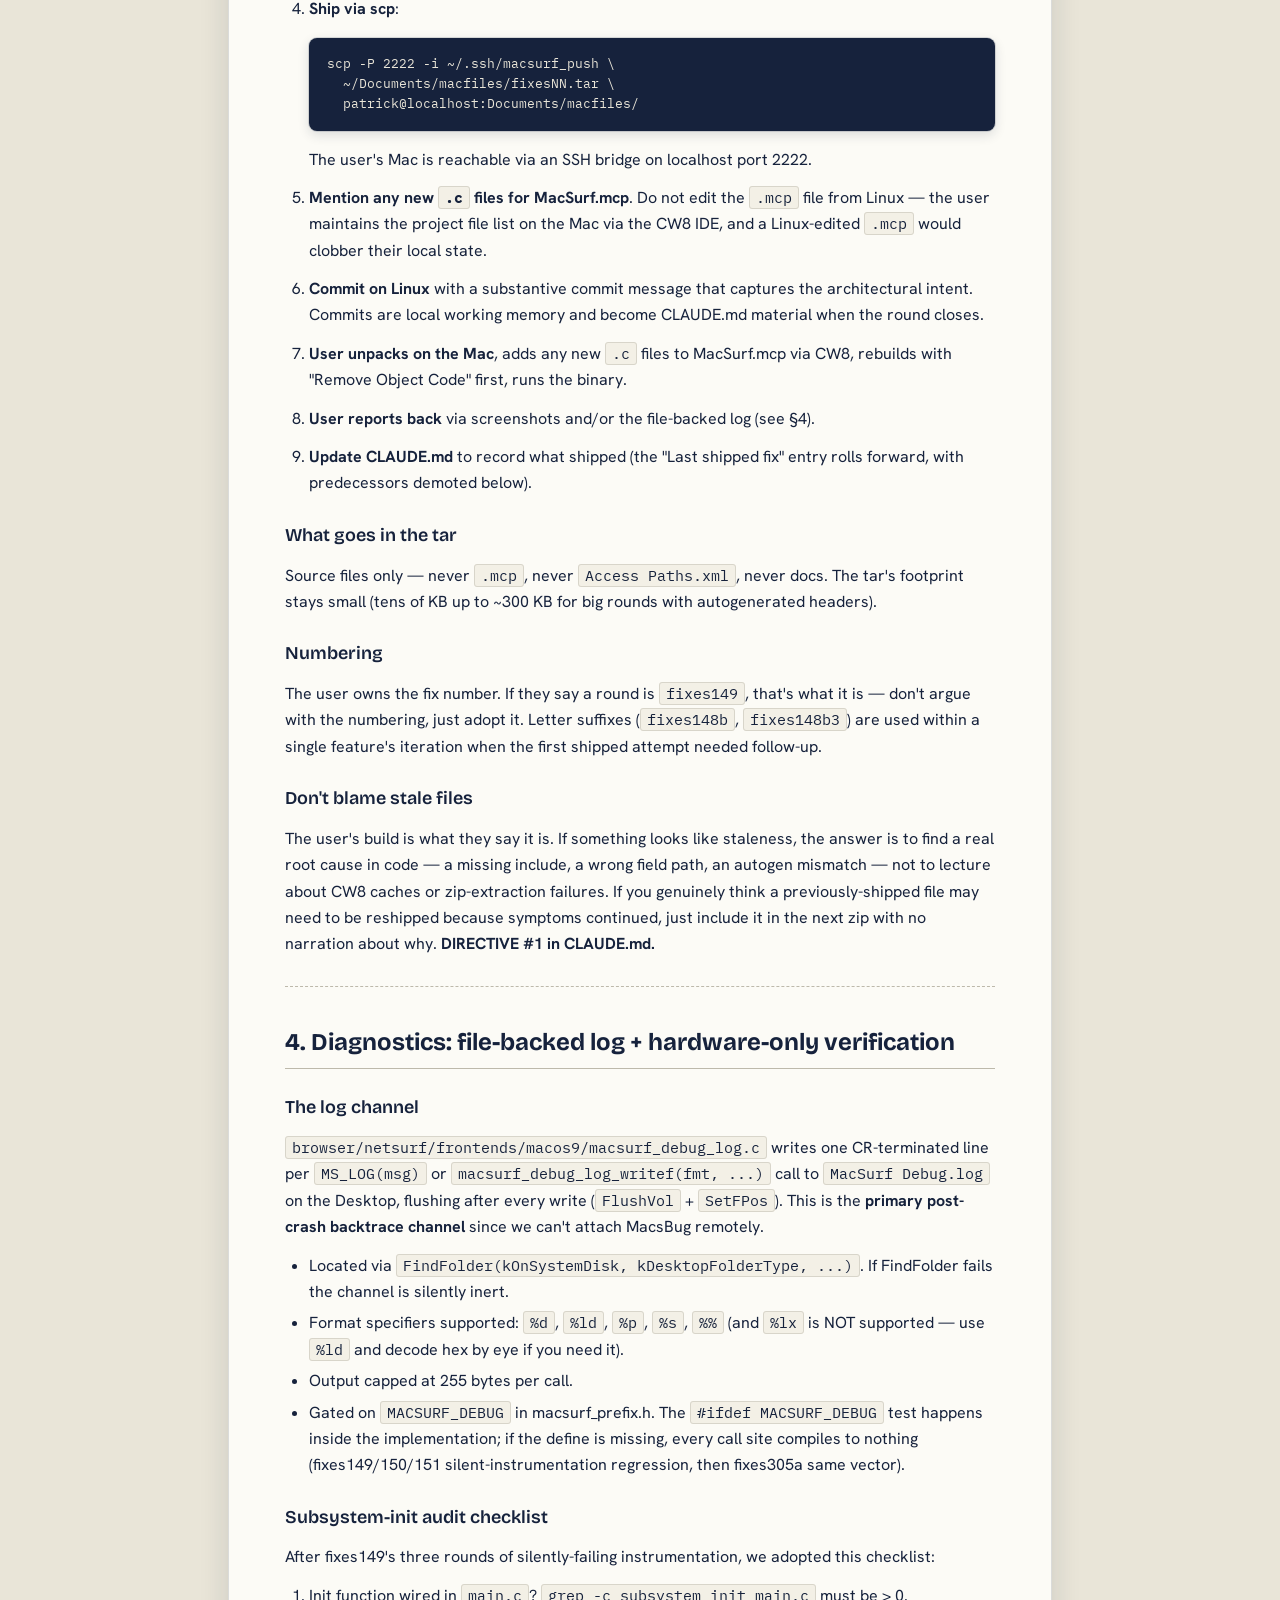
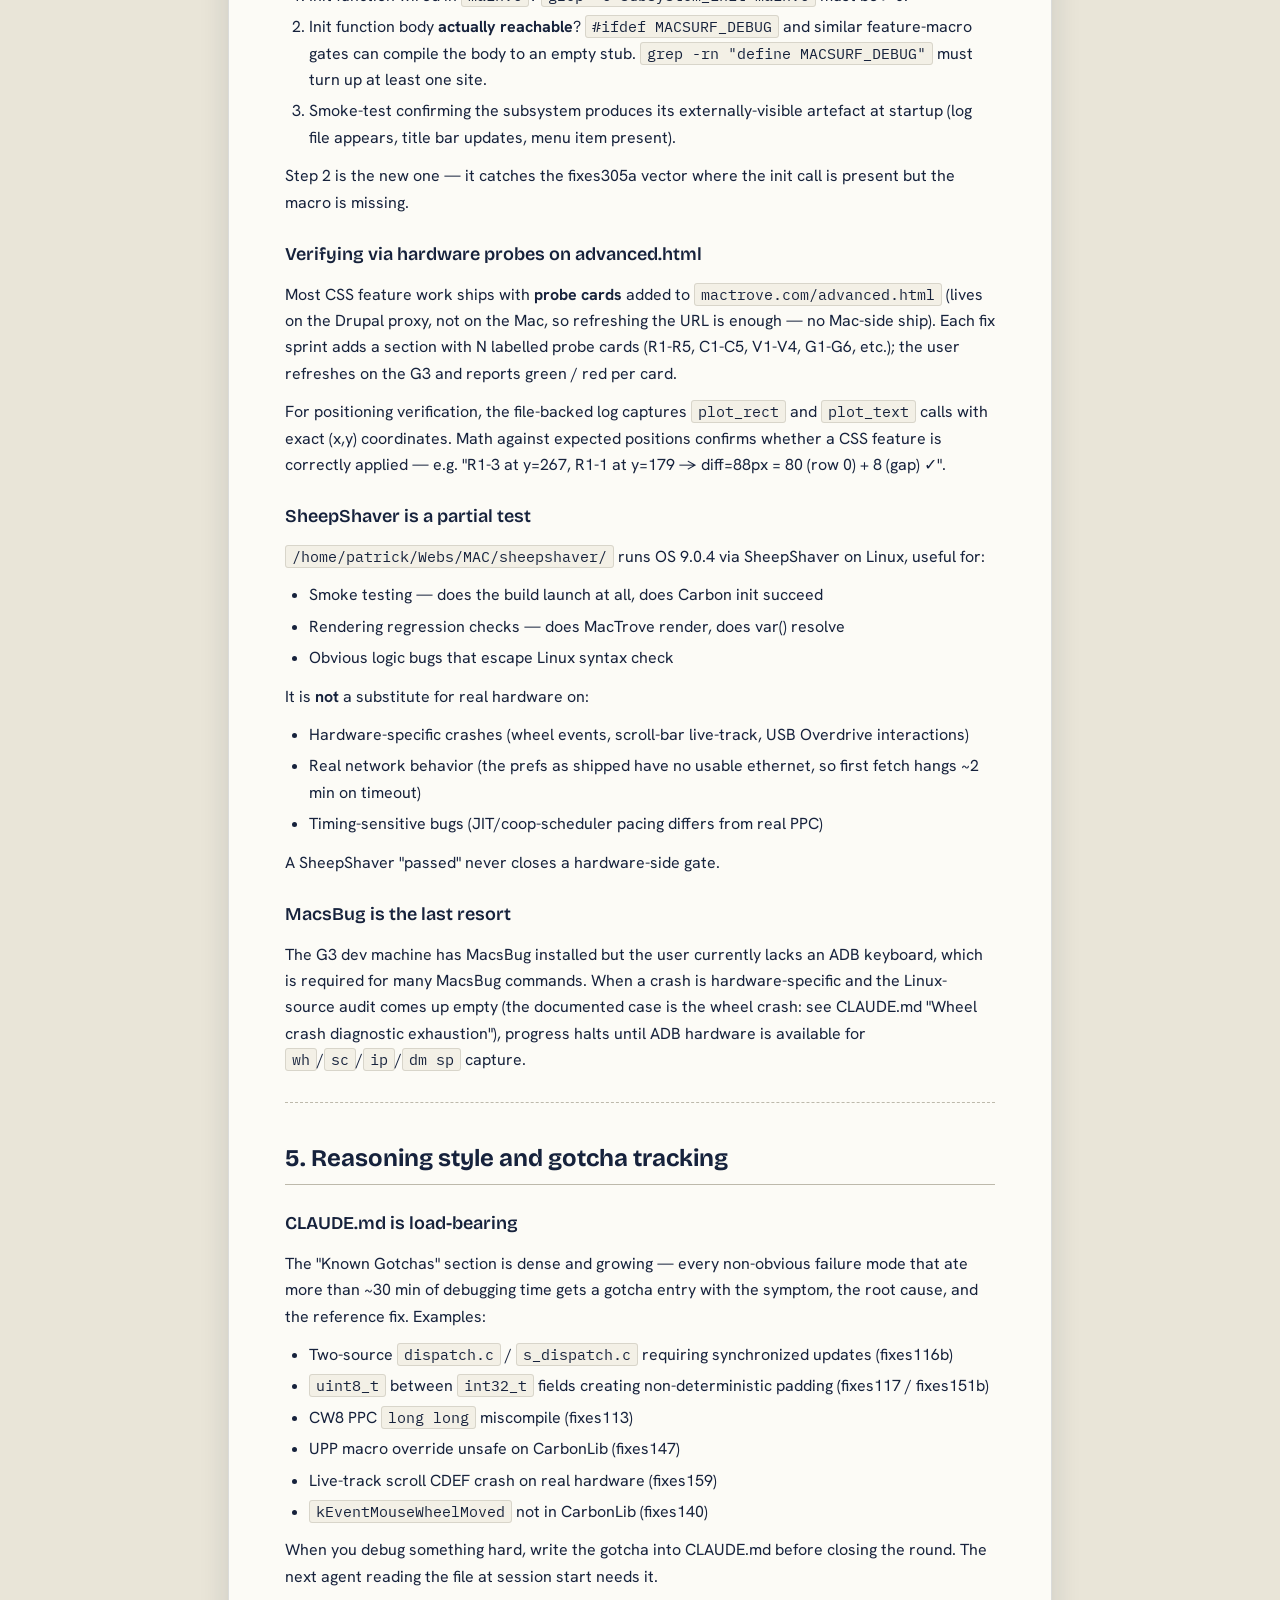
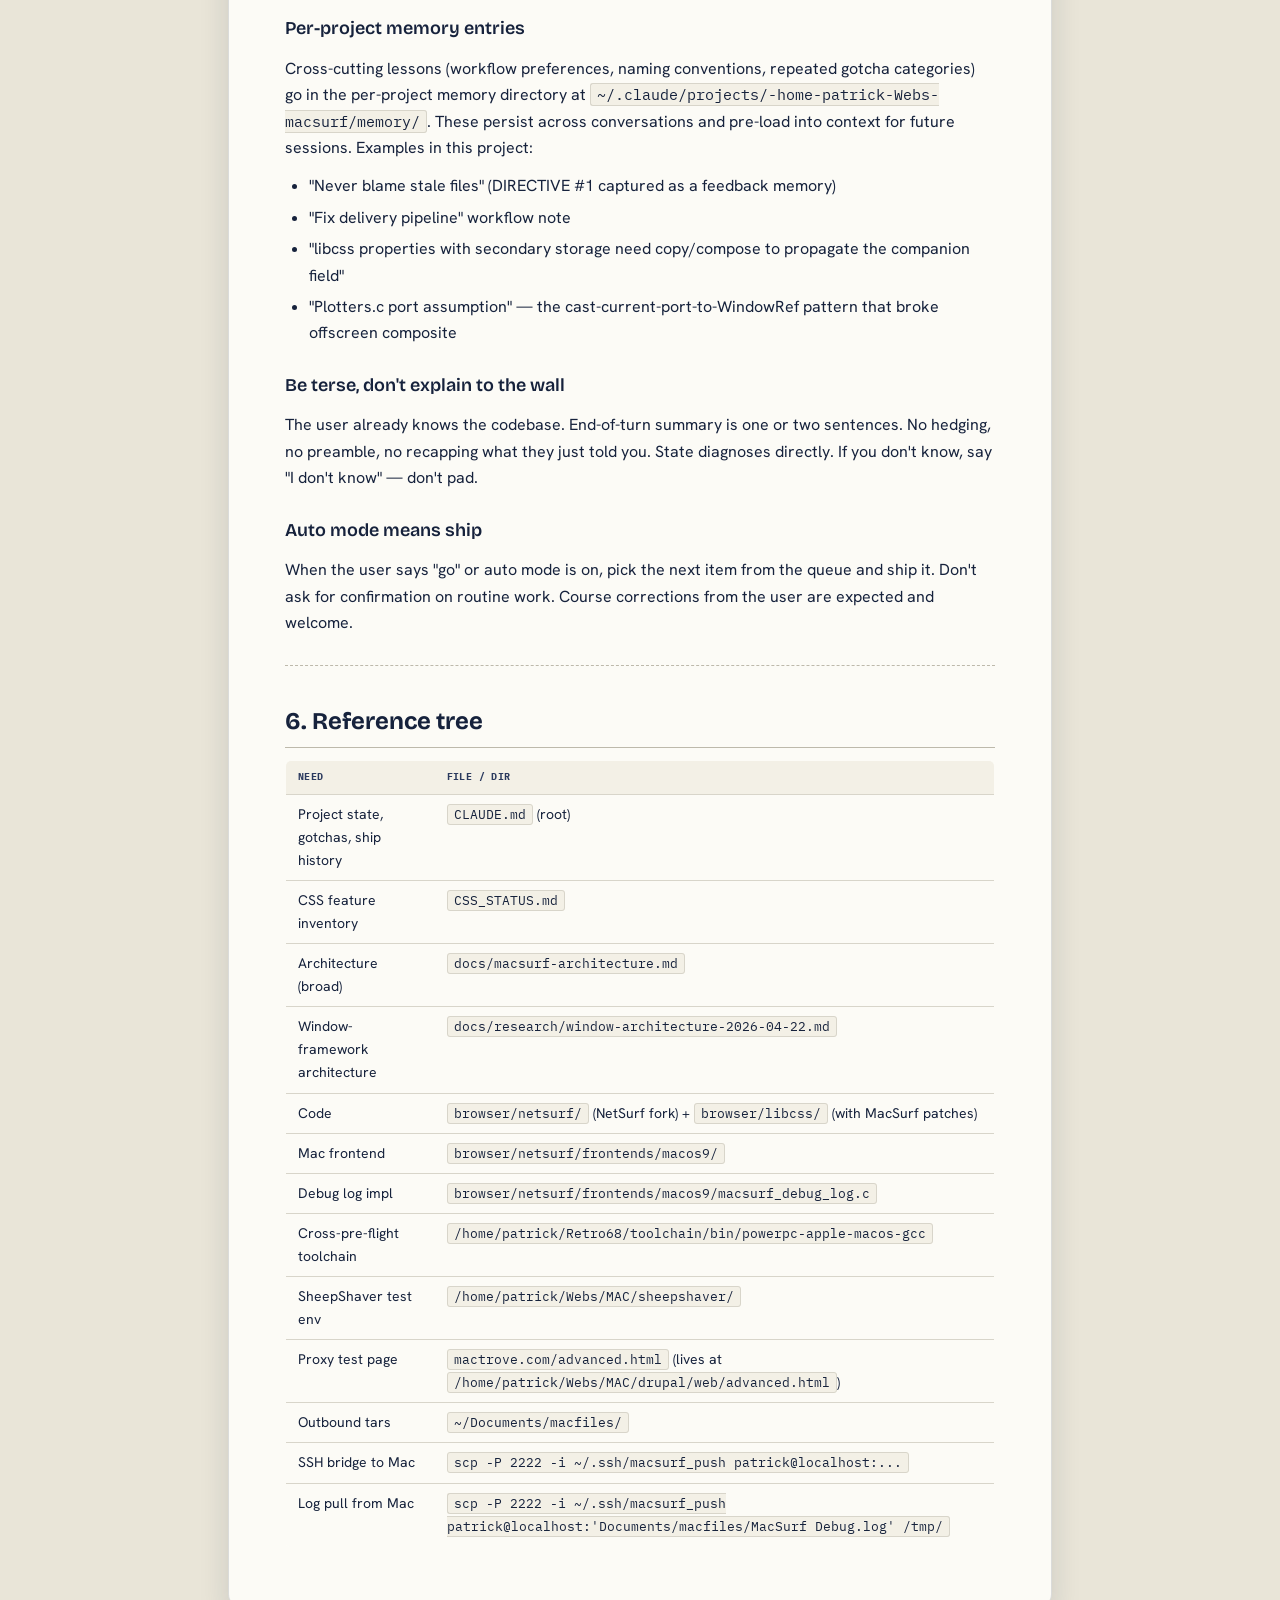
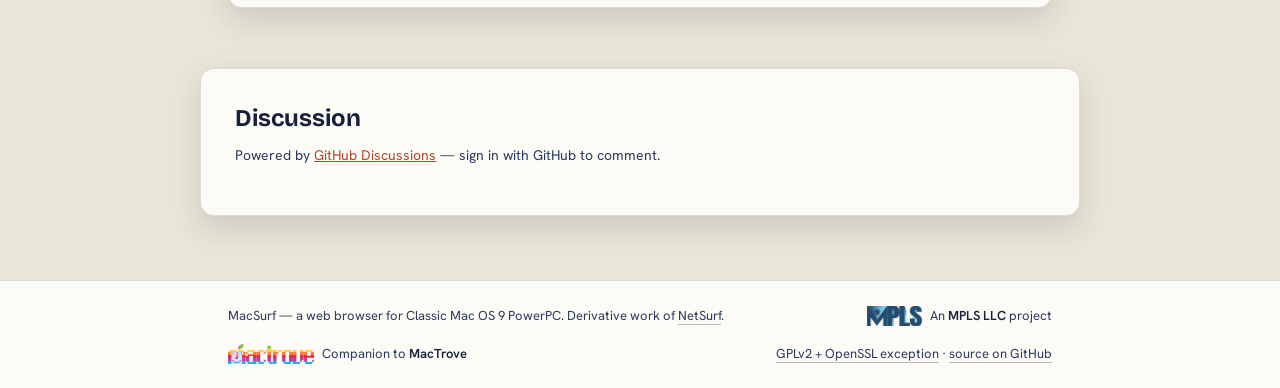
<file: cross-dev.html>
<!DOCTYPE html>
<html lang="en">
<head>
<meta charset="UTF-8">
<meta name="viewport" content="width=device-width,initial-scale=1">
<title>Cross-dev from Linux — MacSurf</title>
<meta name="description" content="MacSurf cross-development from Linux using Retro68 for fast syntax checks against PowerPC GCC.">
<link rel="canonical" href="https://macsurf.org/cross-dev.html">
<link rel="preconnect" href="https://fonts.googleapis.com">
<link rel="preconnect" href="https://fonts.gstatic.com" crossorigin>
<link href="https://fonts.googleapis.com/css2?family=Silkscreen:wght@400;700&family=Bricolage+Grotesque:opsz,wght@12..96,500;12..96,700;12..96,800&family=Hanken+Grotesk:wght@400;500;600&family=IBM+Plex+Mono:wght@400;500;600&display=swap" rel="stylesheet">
<link rel="stylesheet" href="core.css">
<link rel="stylesheet" href="docs.css">
<script defer src="https://stats.mp.ls/script.js" data-website-id="c9c06f2a-1e9e-4404-9698-0f9e87c50911"></script>
</head>
<body>

<header class="menubar">
  <div class="wrap">
    <a class="brand" href="./">
      <img src="bannerlogo.png" alt="MacSurf">
    </a>
    <nav class="menu-links">
      <a href="./">Overview</a>
      <a href="architecture.html">Architecture</a>
      <a href="build.html">Build</a>
      <a href="cross-dev.html" class="active">Cross-dev</a>
      <a href="proxy.html">Proxy</a>
      <a href="css.html">CSS status</a>
      <a href="story.html">Story</a>
      <a href="history.html">History</a>
      <a href="license.html">License</a>
      <a href="issues.html">Issues</a>
      <a href="https://github.com/mplsllc/macsurf">GitHub ↗</a>
    </nav>
  </div>
</header>

<main class="wrap">
  <article class="doc">
    <div class="eyebrow">Linux cross-dev</div>
    <h1>Cross-dev from Linux</h1>
    <p class="lede">The cross-compile-clean workflow: Retro68 syntax checks on Linux, then SCP the patch to the Mac for the real CodeWarrior build.</p>
    <p>Everything I've learned about shipping Mac OS 9 code from a Linux desktop, plus the round-trip workflow that produced fixes 100+ through 151.</p>
<p>The platform is unusual enough that a lot of this isn't written down anywhere else. This doc is the survival kit.</p>
<hr />
<h2>1. Platform constraints (what runs on the Mac)</h2>
<h3>Compiler</h3>
<p>CodeWarrior 8 Pro (with 8.3 update) on Mac OS 9. <strong>Strict C89.</strong> Hard restrictions worth tattooing on your forearm:</p>
<ul>
<li>No <code>inline</code> keyword (define it away: <code>-Dinline=</code>)</li>
<li>No <code>//</code> line comments</li>
<li>No variadic macros — but <code>__VA_ARGS__</code> is supported as a pre-C99 extension and is the safe path for NSLOG-style no-op macros</li>
<li>No forward enum declarations (<code>enum foo;</code> is illegal)</li>
<li>No C99 designated initializers (<code>{ .field = value }</code>)</li>
<li>No for-scope variable declarations (<code>for (int i = ...)</code>)</li>
<li>No compound literals</li>
<li>No <code>restrict</code>, <code>long long</code> is technically supported but <strong>miscompiled</strong> (see §3)</li>
<li>No GNU union casts (<code>(union_type)0</code>) — use a compound statement with a local variable</li>
<li>All variables at the top of their enclosing block</li>
</ul>
<p>C89 also rejects named enums inside struct bodies — CW8 silently fails to complete the struct, leaving it incomplete and every member undefined. Hoist named enums above any struct that uses them.</p>
<h3>Bit-pack scalar fields, but watch padding</h3>
<p><code>css_computed_style_i</code> (libcss inner struct) gets <code>memcmp</code>'d by arena interning to deduplicate styles. <strong>Any new field's byte representation must be deterministic across every cascade path.</strong> This means:</p>
<ul>
<li>A <code>uint8_t</code> between two <code>int32_t</code> creates 3 padding bytes the compiler chooses; cascade code writes the byte but nobody writes the padding. Different code paths can leave the padding with different values → memcmp false-negatives → intern table fills with duplicates → use-after-free during style destroy. <strong>Use <code>int32_t</code> for scalar fields in <code>_i</code> so they self-align.</strong> This is fixes117 (inline track array crash) and fixes151b (uint8 field crash) — the same trap twice.</li>
<li>Variable-size data (track arrays, content arrays, font-family lists) goes in the OUTER <code>css_computed_style</code>, not in <code>_i</code>. Add a dedicated <code>arena__compare_*</code> function for it. fixes118 documented this pattern; fixes150 reused it for row tracks.</li>
</ul>
<h3>Carbon CFM app requirements</h3>
<ul>
<li><strong><code>'carb'</code> resource is mandatory.</strong> Without it, CarbonLib never loads, and any <code>*InContext</code> Open Transport call crashes inside OTClientLib at a fixed address. Ship <code>MacSurf.rsrc</code> (a pre-built binary resource fork; CW8 links <code>.rsrc</code> into the output with no Rez step) and list it in the project.</li>
<li>Skip <code>InitGraf</code> / <code>InitFonts</code> / <code>InitWindows</code> / <code>InitMenus</code> / <code>TEInit</code> / <code>InitDialogs</code> under Carbon. Keep <code>InitCursor()</code> and <code>FlushEvents(everyEvent, 0)</code>.</li>
<li>Call <code>RegisterAppearanceClient()</code> after <code>InitCursor()</code>, gated by a Gestalt check.</li>
<li>No <code>kWindowStandardHandlerAttribute</code> on <code>CreateNewWindow</code> — it intercepts updateEvts and leaves windows blank.</li>
</ul>
<h3>Open Transport rules</h3>
<ul>
<li>Use plain <code>OTOpenEndpoint</code> / <code>InitOpenTransport</code>, <strong>not</strong> the <code>*InContext</code> variants. Every CarbonLib crash we've debugged has traced to InContext routing through OTClientLib in an uninitialized state.</li>
<li><code>OTUseSyncIdleEvents(ep, true)</code> plus a notifier that calls <code>YieldToAnyThread()</code> on <code>kOTSyncIdleEvent</code> — this is how synchronous OT calls cooperate with the rest of the app.</li>
<li>Carbon CFM cannot do passive (listening) OT binds. The OS rejects it categorically; we verified across 14 rounds in macTLS before pivoting. Don't try to write a local server.</li>
</ul>
<h3>No preemptive threads</h3>
<p>OS 9 is cooperative multitasking. Run a <code>WaitNextEvent</code> UI loop. Long-running work yields via <code>YieldToAnyThread()</code> or by returning to WNE.</p>
<h3>Memory partition</h3>
<p>Carbon partition must be <strong>at least 16 MB preferred / 8 MB minimum</strong>. libcss allocates via raw <code>malloc</code>/<code>calloc</code> with no NetSurf wrapper — a 4 MB partition (the CW8 default) starves the CSS cascade on real pages. Set via <code>MWProject_PPC_size</code> / <code>MWProject_PPC_minsize</code> in the <code>.mcp</code> XML.</p>
<h3>CW8 PPC long-long codegen is broken</h3>
<p><code>(long long)a * small_const</code> writes <code>a &gt;&gt; log2(const)</code> into the high word instead of <code>(a * const) &gt;&gt; 32</code>. Confirmed on real hardware via probe G (fixes113): <code>(long long)131072 * 1024LL</code> produced <code>hi=128, lo=134217728</code> instead of the correct full product 549,890,031,616.</p>
<p><strong>Mitigation:</strong> for any 64-bit fixed-point math, route through <code>double</code> under <code>#ifdef __MWERKS__</code>. PPC has a hardware FPU and IEEE 754's 52-bit mantissa covers every int32 fixed-point intermediate. See <code>browser/netsurf/include/libcss/fpmath.h</code> for the reference pattern.</p>
<p>Pure int32 multiplies and divides are fine. The miscompile is specifically the 64-bit shift-multiply path.</p>
<h3>Carbon event class availability</h3>
<p>Mac OS X Carbon events that were never back-ported to CarbonLib (e.g. <code>kEventMouseWheelMoved</code>) will register without error but never dispatch, and CarbonLib's dispatcher destabilizes when something downstream tries to deliver an event whose class it doesn't know. Symptoms: illegal-instruction crash at a fixed-looking address inside CarbonLib.</p>
<p>Check Apple's <code>CarbonEvents.h</code> annotations before registering any handler. If <code>CarbonLib: not available</code>, the platform cannot deliver that event — don't install a handler, don't debug your handler, accept the platform constraint.</p>
<h3>Live-tracking scroll bar CDEF is hardware-specific</h3>
<p><code>kControlScrollBarLiveProc = 386</code> crashes on real G3/G4 hardware (not reproducible in SheepShaver). Use <code>kControlScrollBarProc = 384</code> (non-live) instead. Trade-off: thumb drag doesn't scroll until mouseup. fixes159 documented this.</p>
<h3>UPP macro override on CarbonLib is unsafe</h3>
<p>CarbonLib's <code>TrackControl</code> / <code>InstallEventHandler</code> expect MixedMode <code>RoutineDescriptor</code> UPPs, not raw PPC function pointers. The &quot;Carbon UPPs are just native function pointers&quot; shortcut only works on Mac OS X's Mach-O Carbon.framework, not CarbonLib on OS 9. Symptom: PC in very low memory (e.g. <code>0x00000008</code>) with CurApName showing <code>CodeWarrio...</code>. Either let CW8's Universal Interfaces expand the macro normally, or use the <code>TrackControl(ctrl, pt, NULL)</code> no-callback path and read state via <code>GetControlValue()</code> on return.</p>
<hr />
<h2>2. CW8 header and access path quirks</h2>
<h3>Suppress Carbon.h sub-headers by pre-defining their guards</h3>
<p>Carbon.h transitively pulls in InternetConfig.h, MacWindows.h, KeychainCore.h, ATSLayoutTypes.h, SFNTLayoutTypes.h — each of which has at least one C89 incompatibility or missing forward declaration. The clean workaround is to <code>#define __INTERNETCONFIG__</code> (or whatever Universal Interfaces guard) before <code>#include &lt;Carbon.h&gt;</code>. Carbon.h's own guard check sees the symbol defined and skips the include entirely.</p>
<p>Per <code>macos9.h</code>:</p>
<pre><code class="language-c">#define __INTERNETCONFIG__
#define __KEYCHAINCORE__
#define __ATSLayoutTypes__
#define __ALIASES__
struct AliasRecord;
typedef struct AliasRecord *AliasPtr;
typedef AliasPtr *AliasHandle;
#include &lt;Carbon.h&gt;
</code></pre>
<p>The AliasHandle forward decl is needed because MacWindows.h uses <code>AliasHandle</code> in parameter types even with Aliases.h suppressed.</p>
<h3>Shim headers must use the same include guard as the real header</h3>
<p>If a shim header sets its own guard (e.g. <code>LIBWAPCAPLET_LIBWAPCAPLET_H</code>) but the real library header uses a different guard (e.g. <code>libwapcaplet_h_</code>), CW8's access path will find both in the same TU. The stub processes first, sets its own guard; later in the same TU the real file is found via a different path, its guard is unset, it processes too, and you get &quot;illegal name overloading&quot; on every type both files define.</p>
<p><strong>Always make the stub's guard identical to the real header's guard.</strong> Applied in fixes264 for <code>libwapcaplet/libwapcaplet.h</code> and <code>css/utils.h</code>.</p>
<h3>CW8 can't resolve relative includes from headers found via access paths</h3>
<p>When a header found via an access path does <code>#include &quot;subdir/foo.h&quot;</code>, CW8 can't find foo.h because the local-directory context is lost. Simple basenames (<code>#include &quot;foo.h&quot;</code>) work if the target is in the same directory. Path prefixes (<code>#include &quot;utils/list.h&quot;</code>) fail.</p>
<p><strong>Workarounds</strong>: make headers self-contained (inline the content), or use access paths that put the target file in the same search directory.</p>
<h3>macsurf_prefix.h's globals</h3>
<p>The prefix file gets injected before every TU. It must:</p>
<ol>
<li>Include <code>&lt;MacTypes.h&gt;</code> first (otherwise <code>bool</code>/<code>true</code>/<code>false</code> conflict with later includes)</li>
<li>Define <code>__MACOS9__ 1</code></li>
<li>Define <code>NO_IPV6 1</code></li>
<li>Define <code>TARGET_API_MAC_CARBON 1</code></li>
<li>Define <code>MACSURF_DEBUG 1</code> (gated on <code>#ifndef MACSURF_RELEASE</code>) — this is what enables the file-backed debug log; without it the entire log channel compiles to empty stubs (fixes305a regression)</li>
<li>Stub <code>NSLOG</code> via <code>#define NSLOG(cat, level, ...) do{}while(0)</code>. CW8 supports <code>__VA_ARGS__</code> as a pre-C99 extension. <strong>Do not</strong> use a varargs C function — it forces the category token (<code>fetch</code>, <code>llcache</code>, <code>layout</code>, etc.) to be evaluated as an expression and fails with <code>'fetch' undeclared</code> in TUs where those names are not in scope.</li>
</ol>
<h3>Two-source dispatch.c gotcha</h3>
<p><code>libcss/src/select/dispatch.c</code> and <code>libcss/src/select/s_dispatch.c</code> both define <code>prop_dispatch[]</code>. The Mac builds <code>s_dispatch.c</code> (basename match per commit <code>a2f5656d</code>'s flat-folder rename); the Linux side has both as a historical accident.</p>
<ul>
<li><strong>Only one belongs in MacSurf.mcp.</strong> Both = duplicate-symbol link error.</li>
<li><strong>Keep both byte-identical when adding properties.</strong> Otherwise CSS_N_PROPERTIES grows but only one table grows with it → out-of-bounds dispatch → unmapped-memory exception (fixes116b crash signature <code>0x68F168F0</code>).</li>
<li>Ship both files in the fix tar even though only one is built, so they don't silently drift.</li>
</ul>
<h3><code>int *</code> and <code>int32_t *</code> are incompatible on CW8 PPC</h3>
<p>On PPC, <code>int32_t = long</code> (not <code>int</code>). CW8 is strict about pointer types: passing <code>int *</code> where <code>int32_t *</code> is expected fails with &quot;illegal implicit conversion from 'long *' to 'int *'&quot;. Common trap: autogenerated libcss parse files have <code>int32_t *ctx</code>, but a shared utility declared <code>int *ctx</code>. Make all signatures consistent.</p>
<h3>Forward enum declarations are illegal</h3>
<p>Any C99 header that uses <code>enum foo;</code> to forward-declare an enum will fail on CW8 with &quot;undefined identifier 'foo'&quot;. Replace with the actual <code>#include</code> of the header that provides the full enum.</p>
<hr />
<h2>3. Workflow: Linux → tar → scp → Mac</h2>
<h3>Repo layout</h3>
<pre><code>~/Webs/macsurf/                   primary working tree (Linux git)
~/Documents/macfiles/             outbound tar staging
   fixes149.tar, fixes150.tar...  one tar per shipped round
   Old Zips/                      archived once a round is closed
</code></pre>
<h3>Per-round process</h3>
<ol>
<li>
<p><strong>Edit on Linux</strong> in the macsurf working tree.</p>
</li>
<li>
<p><strong>Pre-flight on Linux</strong> with Retro68 PPC GCC for C89/CW8 compatibility:</p>
<pre><code>/home/patrick/Retro68/toolchain/bin/powerpc-apple-macos-gcc \
  -std=c89 -pedantic-errors -Wall -Wno-long-long -Wno-pedantic \
  -fsyntax-only -Dinline= -D__MACOS9__ -DCSS_INTERNAL \
  -I[various include paths] \
  path/to/changed_file.c
</code></pre>
<p>Pre-existing errors from the libcss/lwc shim mismatch are OK and pass on CW8 — what matters is that no NEW errors appear at the edit sites.</p>
</li>
<li>
<p><strong>Bundle as a tar with the full path tree preserved</strong>:</p>
<pre><code>tar -cf ~/Documents/macfiles/fixesNN.tar \
  browser/libcss/src/parse/properties/p_foo.c \
  browser/libcss/src/select/properties/s_foo.c \
  [other changed files...]
</code></pre>
<p>The tar contains <em>only the files changed in this round</em> — never a full source dump (that would clobber the user's local edits to MacSurf.mcp / Access Paths). After the initial bootstrap round, every tar is delta-only.</p>
</li>
<li>
<p><strong>Ship via scp</strong>:</p>
<pre><code>scp -P 2222 -i ~/.ssh/macsurf_push \
  ~/Documents/macfiles/fixesNN.tar \
  patrick@localhost:Documents/macfiles/
</code></pre>
<p>The user's Mac is reachable via an SSH bridge on localhost port 2222.</p>
</li>
<li>
<p><strong>Mention any new <code>.c</code> files for MacSurf.mcp</strong>. Do not edit the <code>.mcp</code> file from Linux — the user maintains the project file list on the Mac via the CW8 IDE, and a Linux-edited <code>.mcp</code> would clobber their local state.</p>
</li>
<li>
<p><strong>Commit on Linux</strong> with a substantive commit message that captures the architectural intent. Commits are local working memory and become CLAUDE.md material when the round closes.</p>
</li>
<li>
<p><strong>User unpacks on the Mac</strong>, adds any new <code>.c</code> files to MacSurf.mcp via CW8, rebuilds with &quot;Remove Object Code&quot; first, runs the binary.</p>
</li>
<li>
<p><strong>User reports back</strong> via screenshots and/or the file-backed log (see §4).</p>
</li>
<li>
<p><strong>Update CLAUDE.md</strong> to record what shipped (the &quot;Last shipped fix&quot; entry rolls forward, with predecessors demoted below).</p>
</li>
</ol>
<h3>What goes in the tar</h3>
<p>Source files only — never <code>.mcp</code>, never <code>Access Paths.xml</code>, never docs. The tar's footprint stays small (tens of KB up to ~300 KB for big rounds with autogenerated headers).</p>
<h3>Numbering</h3>
<p>The user owns the fix number. If they say a round is <code>fixes149</code>, that's what it is — don't argue with the numbering, just adopt it. Letter suffixes (<code>fixes148b</code>, <code>fixes148b3</code>) are used within a single feature's iteration when the first shipped attempt needed follow-up.</p>
<h3>Don't blame stale files</h3>
<p>The user's build is what they say it is. If something looks like staleness, the answer is to find a real root cause in code — a missing include, a wrong field path, an autogen mismatch — not to lecture about CW8 caches or zip-extraction failures. If you genuinely think a previously-shipped file may need to be reshipped because symptoms continued, just include it in the next zip with no narration about why. <strong>DIRECTIVE #1 in CLAUDE.md.</strong></p>
<hr />
<h2>4. Diagnostics: file-backed log + hardware-only verification</h2>
<h3>The log channel</h3>
<p><code>browser/netsurf/frontends/macos9/macsurf_debug_log.c</code> writes one CR-terminated line per <code>MS_LOG(msg)</code> or <code>macsurf_debug_log_writef(fmt, ...)</code> call to <code>MacSurf Debug.log</code> on the Desktop, flushing after every write (<code>FlushVol</code> + <code>SetFPos</code>). This is the <strong>primary post-crash backtrace channel</strong> since we can't attach MacsBug remotely.</p>
<ul>
<li>Located via <code>FindFolder(kOnSystemDisk, kDesktopFolderType, ...)</code>. If FindFolder fails the channel is silently inert.</li>
<li>Format specifiers supported: <code>%d</code>, <code>%ld</code>, <code>%p</code>, <code>%s</code>, <code>%%</code> (and <code>%lx</code> is NOT supported — use <code>%ld</code> and decode hex by eye if you need it).</li>
<li>Output capped at 255 bytes per call.</li>
<li>Gated on <code>MACSURF_DEBUG</code> in macsurf_prefix.h. The <code>#ifdef MACSURF_DEBUG</code> test happens inside the implementation; if the define is missing, every call site compiles to nothing (fixes149/150/151 silent-instrumentation regression, then fixes305a same vector).</li>
</ul>
<h3>Subsystem-init audit checklist</h3>
<p>After fixes149's three rounds of silently-failing instrumentation, we adopted this checklist:</p>
<ol>
<li>Init function wired in <code>main.c</code>? <code>grep -c subsystem_init main.c</code> must be &gt; 0.</li>
<li>Init function body <strong>actually reachable</strong>? <code>#ifdef MACSURF_DEBUG</code> and similar feature-macro gates can compile the body to an empty stub. <code>grep -rn &quot;define MACSURF_DEBUG&quot;</code> must turn up at least one site.</li>
<li>Smoke-test confirming the subsystem produces its externally-visible artefact at startup (log file appears, title bar updates, menu item present).</li>
</ol>
<p>Step 2 is the new one — it catches the fixes305a vector where the init call is present but the macro is missing.</p>
<h3>Verifying via hardware probes on advanced.html</h3>
<p>Most CSS feature work ships with <strong>probe cards</strong> added to <code>mactrove.com/advanced.html</code> (lives on the Drupal proxy, not on the Mac, so refreshing the URL is enough — no Mac-side ship). Each fix sprint adds a section with N labelled probe cards (R1-R5, C1-C5, V1-V4, G1-G6, etc.); the user refreshes on the G3 and reports green / red per card.</p>
<p>For positioning verification, the file-backed log captures <code>plot_rect</code> and <code>plot_text</code> calls with exact (x,y) coordinates. Math against expected positions confirms whether a CSS feature is correctly applied — e.g. &quot;R1-3 at y=267, R1-1 at y=179 → diff=88px = 80 (row 0) + 8 (gap) ✓&quot;.</p>
<h3>SheepShaver is a partial test</h3>
<p><code>/home/patrick/Webs/MAC/sheepshaver/</code> runs OS 9.0.4 via SheepShaver on Linux, useful for:</p>
<ul>
<li>Smoke testing — does the build launch at all, does Carbon init succeed</li>
<li>Rendering regression checks — does MacTrove render, does var() resolve</li>
<li>Obvious logic bugs that escape Linux syntax check</li>
</ul>
<p>It is <strong>not</strong> a substitute for real hardware on:</p>
<ul>
<li>Hardware-specific crashes (wheel events, scroll-bar live-track, USB Overdrive interactions)</li>
<li>Real network behavior (the prefs as shipped have no usable ethernet, so first fetch hangs ~2 min on timeout)</li>
<li>Timing-sensitive bugs (JIT/coop-scheduler pacing differs from real PPC)</li>
</ul>
<p>A SheepShaver &quot;passed&quot; never closes a hardware-side gate.</p>
<h3>MacsBug is the last resort</h3>
<p>The G3 dev machine has MacsBug installed but the user currently lacks an ADB keyboard, which is required for many MacsBug commands. When a crash is hardware-specific and the Linux-source audit comes up empty (the documented case is the wheel crash: see CLAUDE.md &quot;Wheel crash diagnostic exhaustion&quot;), progress halts until ADB hardware is available for <code>wh</code>/<code>sc</code>/<code>ip</code>/<code>dm sp</code> capture.</p>
<hr />
<h2>5. Reasoning style and gotcha tracking</h2>
<h3>CLAUDE.md is load-bearing</h3>
<p>The &quot;Known Gotchas&quot; section is dense and growing — every non-obvious failure mode that ate more than ~30 min of debugging time gets a gotcha entry with the symptom, the root cause, and the reference fix. Examples:</p>
<ul>
<li>Two-source <code>dispatch.c</code> / <code>s_dispatch.c</code> requiring synchronized updates (fixes116b)</li>
<li><code>uint8_t</code> between <code>int32_t</code> fields creating non-deterministic padding (fixes117 / fixes151b)</li>
<li>CW8 PPC <code>long long</code> miscompile (fixes113)</li>
<li>UPP macro override unsafe on CarbonLib (fixes147)</li>
<li>Live-track scroll CDEF crash on real hardware (fixes159)</li>
<li><code>kEventMouseWheelMoved</code> not in CarbonLib (fixes140)</li>
</ul>
<p>When you debug something hard, write the gotcha into CLAUDE.md before closing the round. The next agent reading the file at session start needs it.</p>
<h3>Per-project memory entries</h3>
<p>Cross-cutting lessons (workflow preferences, naming conventions, repeated gotcha categories) go in the per-project memory directory at <code>~/.claude/projects/-home-patrick-Webs-macsurf/memory/</code>. These persist across conversations and pre-load into context for future sessions. Examples in this project:</p>
<ul>
<li>&quot;Never blame stale files&quot; (DIRECTIVE #1 captured as a feedback memory)</li>
<li>&quot;Fix delivery pipeline&quot; workflow note</li>
<li>&quot;libcss properties with secondary storage need copy/compose to propagate the companion field&quot;</li>
<li>&quot;Plotters.c port assumption&quot; — the cast-current-port-to-WindowRef pattern that broke offscreen composite</li>
</ul>
<h3>Be terse, don't explain to the wall</h3>
<p>The user already knows the codebase. End-of-turn summary is one or two sentences. No hedging, no preamble, no recapping what they just told you. State diagnoses directly. If you don't know, say &quot;I don't know&quot; — don't pad.</p>
<h3>Auto mode means ship</h3>
<p>When the user says &quot;go&quot; or auto mode is on, pick the next item from the queue and ship it. Don't ask for confirmation on routine work. Course corrections from the user are expected and welcome.</p>
<hr />
<h2>6. Reference tree</h2>
<table>
<thead>
<tr>
<th>Need</th>
<th>File / dir</th>
</tr>
</thead>
<tbody>
<tr>
<td>Project state, gotchas, ship history</td>
<td><code>CLAUDE.md</code> (root)</td>
</tr>
<tr>
<td>CSS feature inventory</td>
<td><code>CSS_STATUS.md</code></td>
</tr>
<tr>
<td>Architecture (broad)</td>
<td><code>docs/macsurf-architecture.md</code></td>
</tr>
<tr>
<td>Window-framework architecture</td>
<td><code>docs/research/window-architecture-2026-04-22.md</code></td>
</tr>
<tr>
<td>Code</td>
<td><code>browser/netsurf/</code> (NetSurf fork) + <code>browser/libcss/</code> (with MacSurf patches)</td>
</tr>
<tr>
<td>Mac frontend</td>
<td><code>browser/netsurf/frontends/macos9/</code></td>
</tr>
<tr>
<td>Debug log impl</td>
<td><code>browser/netsurf/frontends/macos9/macsurf_debug_log.c</code></td>
</tr>
<tr>
<td>Cross-pre-flight toolchain</td>
<td><code>/home/patrick/Retro68/toolchain/bin/powerpc-apple-macos-gcc</code></td>
</tr>
<tr>
<td>SheepShaver test env</td>
<td><code>/home/patrick/Webs/MAC/sheepshaver/</code></td>
</tr>
<tr>
<td>Proxy test page</td>
<td><code>mactrove.com/advanced.html</code> (lives at <code>/home/patrick/Webs/MAC/drupal/web/advanced.html</code>)</td>
</tr>
<tr>
<td>Outbound tars</td>
<td><code>~/Documents/macfiles/</code></td>
</tr>
<tr>
<td>SSH bridge to Mac</td>
<td><code>scp -P 2222 -i ~/.ssh/macsurf_push patrick@localhost:...</code></td>
</tr>
<tr>
<td>Log pull from Mac</td>
<td><code>scp -P 2222 -i ~/.ssh/macsurf_push patrick@localhost:'Documents/macfiles/MacSurf Debug.log' /tmp/</code></td>
</tr>
</tbody>
</table>

  </article>
</main>

<section class="discuss">
  <div class="discuss-card">
    <h2>Discussion</h2>
    <p class="note">Powered by <a href="https://github.com/mplsllc/macsurf/discussions" rel="noopener">GitHub Discussions</a> — sign in with GitHub to comment.</p>
    <script src="https://giscus.app/client.js"
      data-repo="mplsllc/macsurf"
      data-repo-id="R_kgDOR8m90A"
      data-category="Announcements"
      data-category-id="DIC_kwDOR8m90M4C9es5"
      data-mapping="pathname"
      data-strict="0"
      data-reactions-enabled="1"
      data-emit-metadata="0"
      data-input-position="bottom"
      data-theme="light"
      data-lang="en"
      crossorigin="anonymous"
      async>
    </script>
  </div>
</section>
<footer class="foot">
  <div class="wrap">
    <span>MacSurf — a web browser for Classic Mac OS 9 PowerPC. Derivative work of <a href="https://www.netsurf-browser.org/">NetSurf</a>.</span>
    <a class="mpls-mark" href="https://mp.ls/" rel="noopener">
      <img src="img/mpls-lightlogo.png" alt="MPLS LLC" style="height:20px;width:auto;">
      <span>An <strong>MPLS LLC</strong> project</span>
    </a>
    <a class="mpls-mark" href="https://mactrove.com/" rel="noopener">
      <img src="img/mactrove-logo.png" alt="MacTrove" style="height:20px;width:auto;">
      <span>Companion to <strong>MacTrove</strong></span>
    </a>
    <span><a href="license.html">GPLv2 + OpenSSL exception</a> · <a href="https://github.com/mplsllc/macsurf">source on GitHub</a></span>
  </div>
</footer>

</body>
</html>
</file>
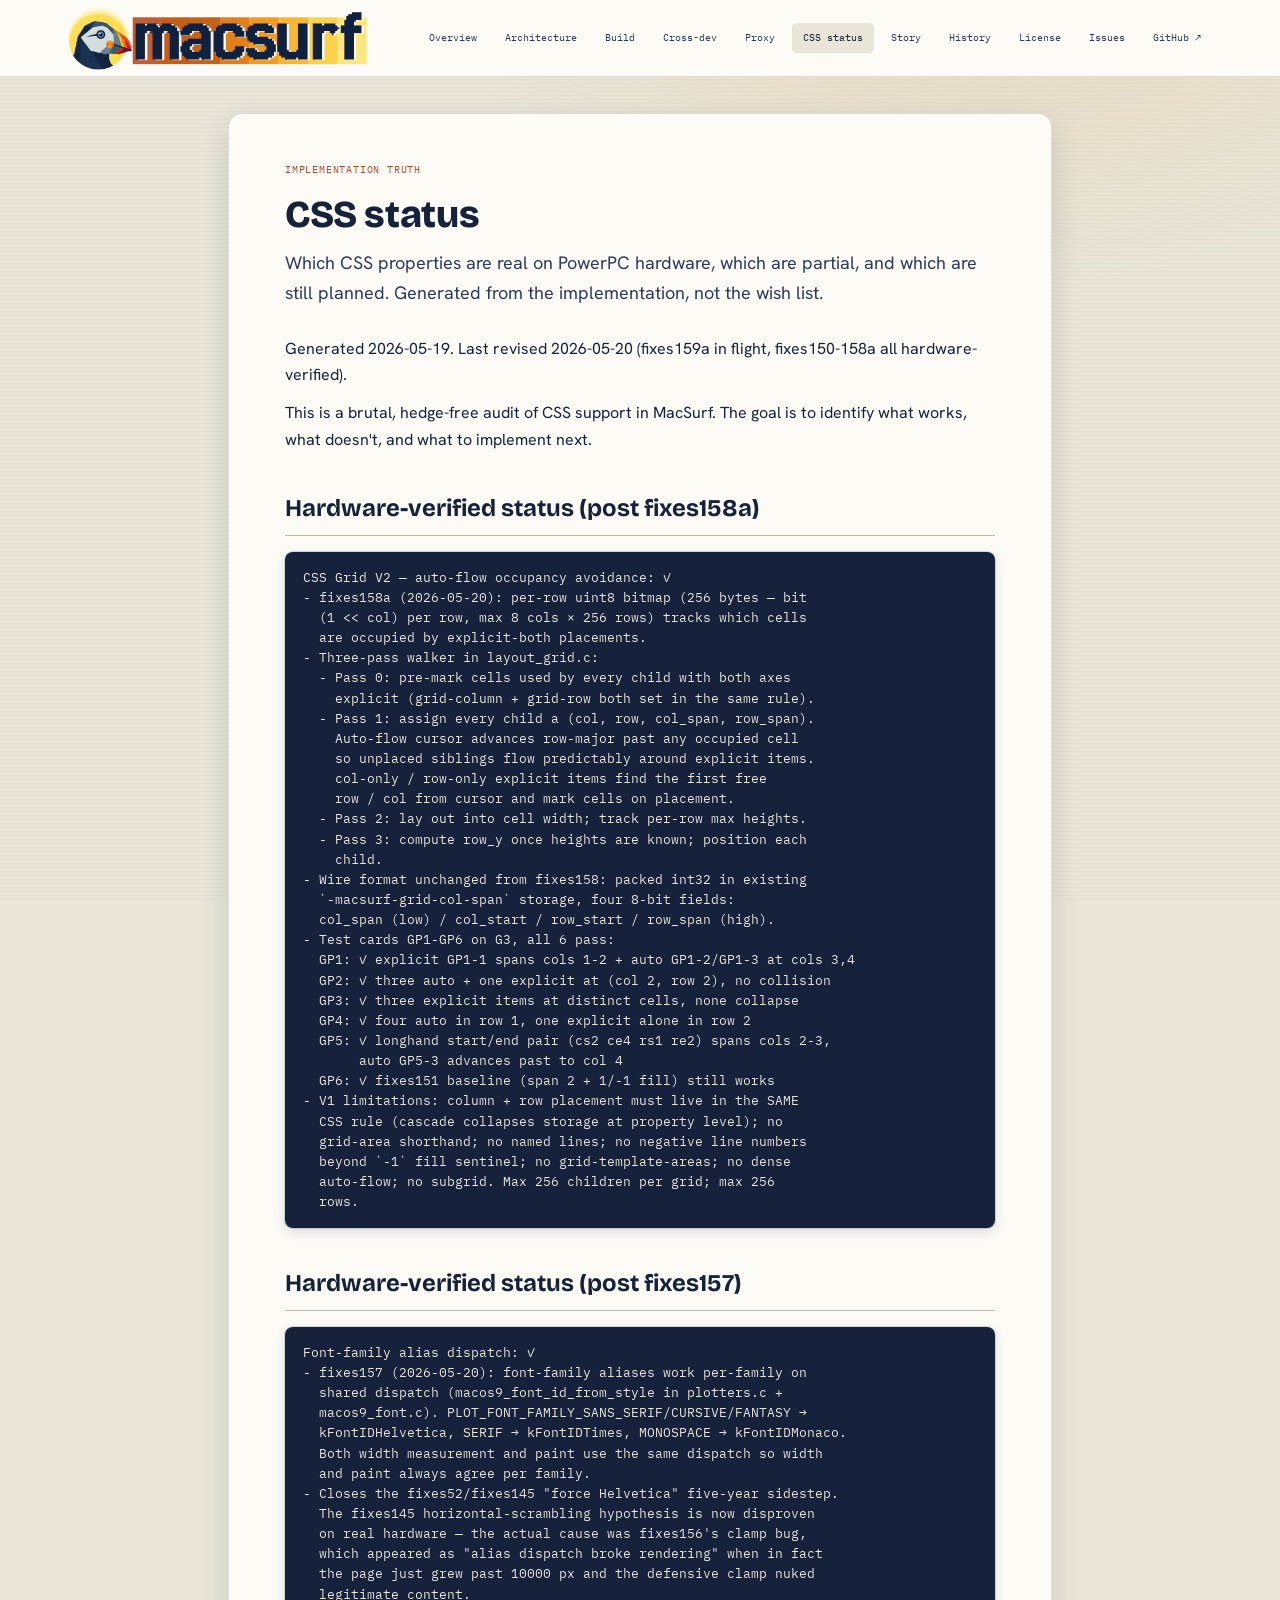
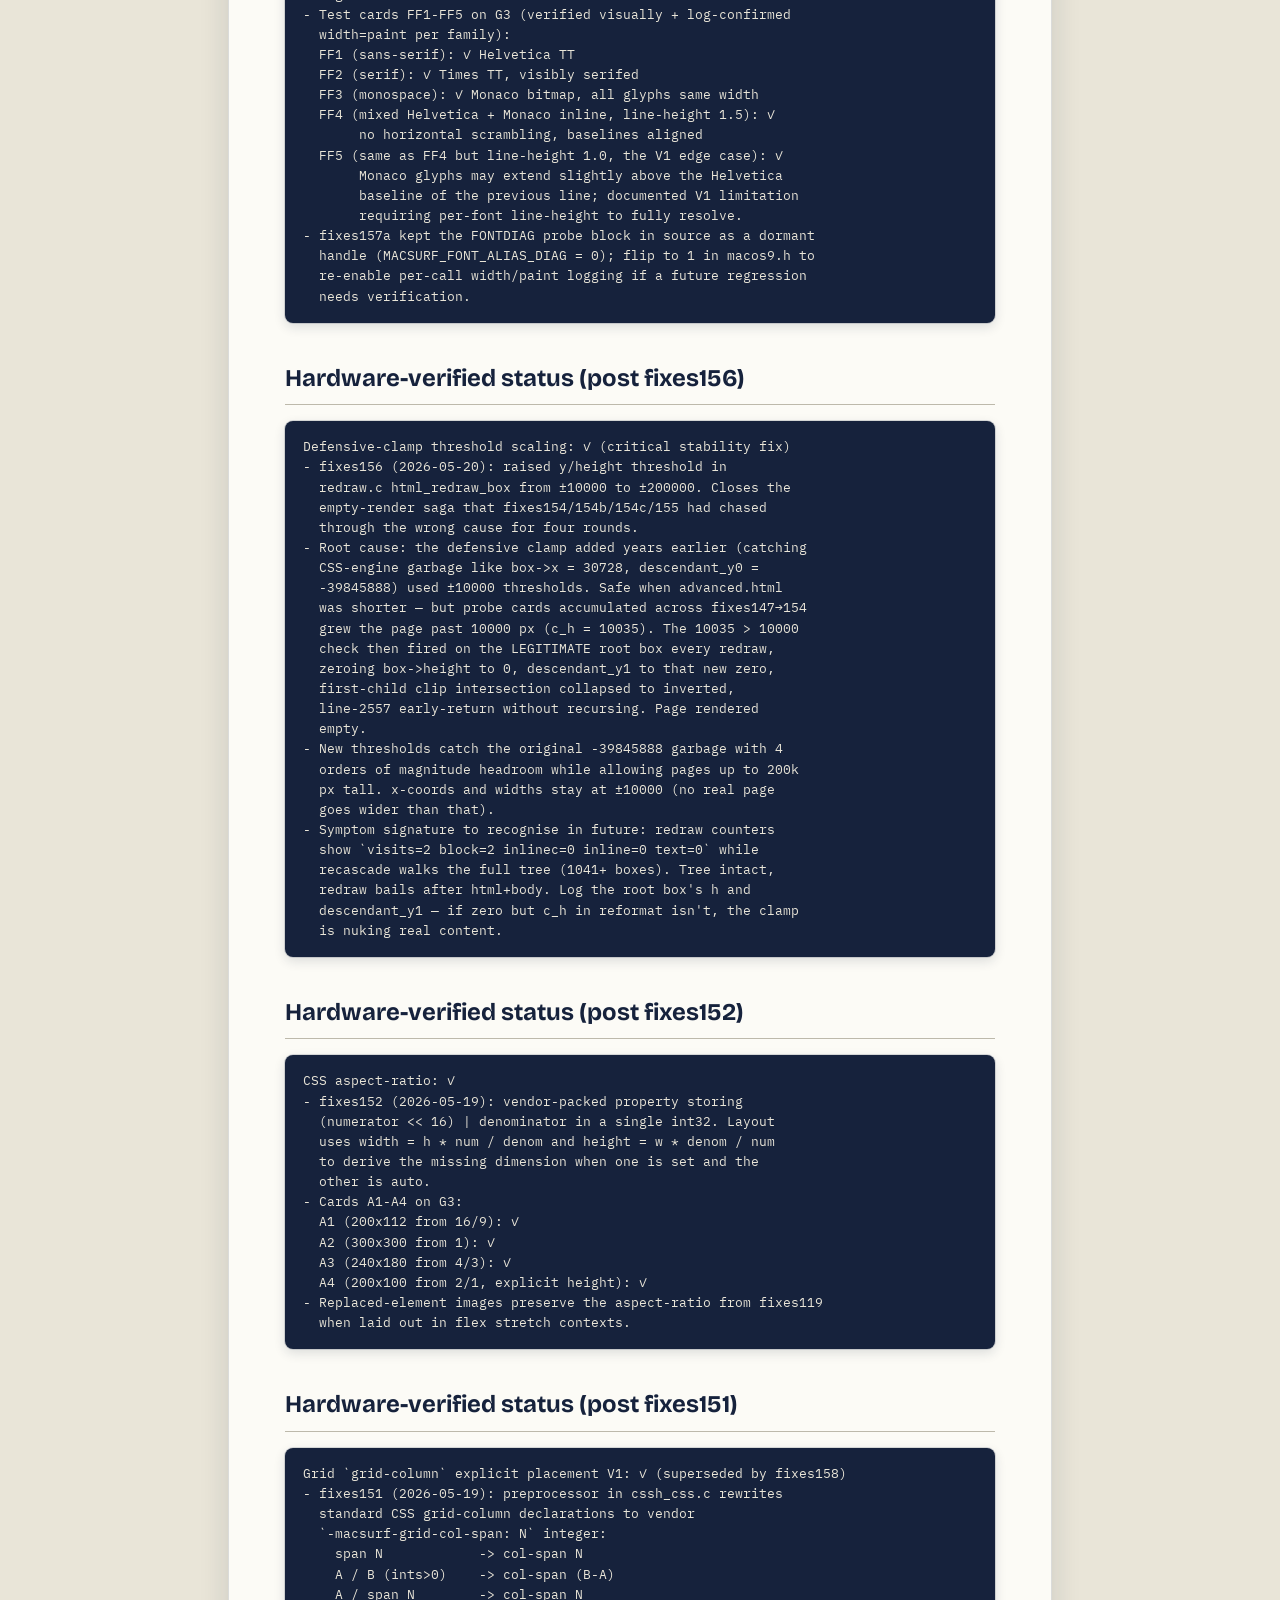
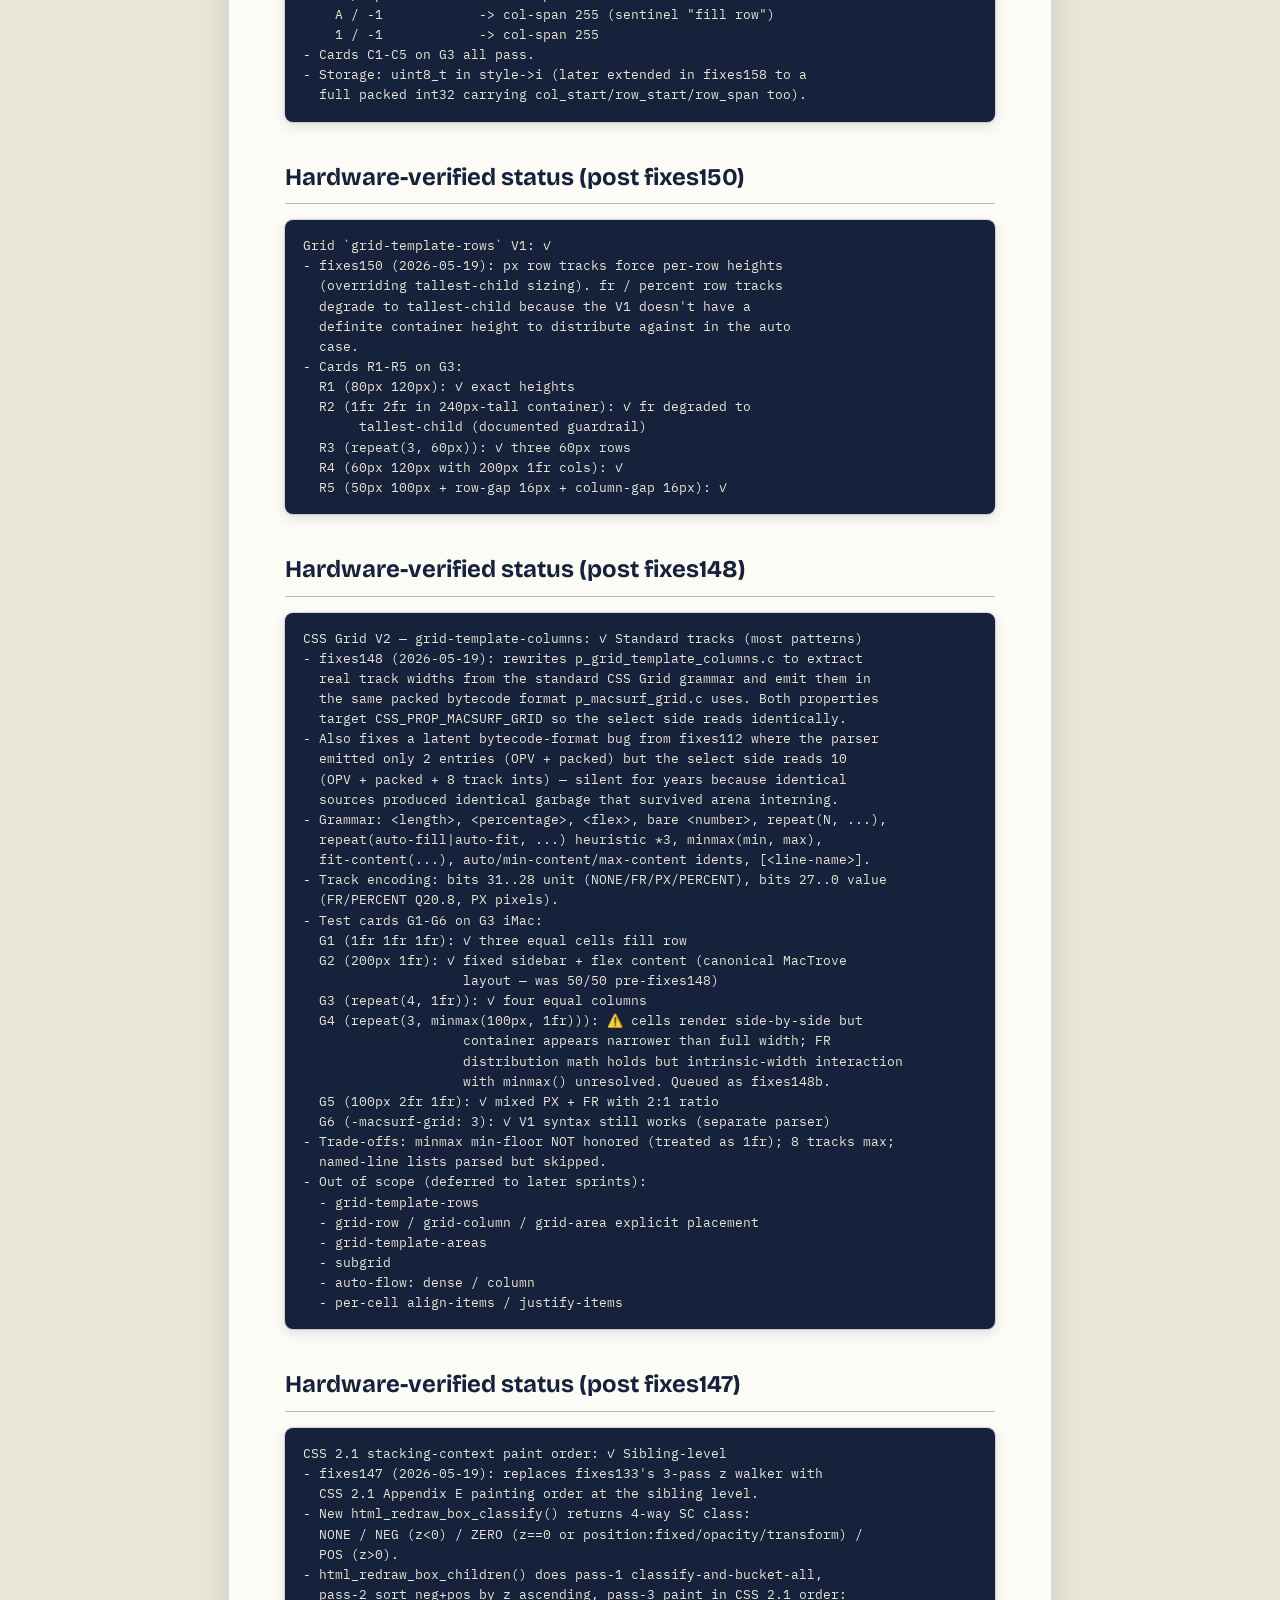
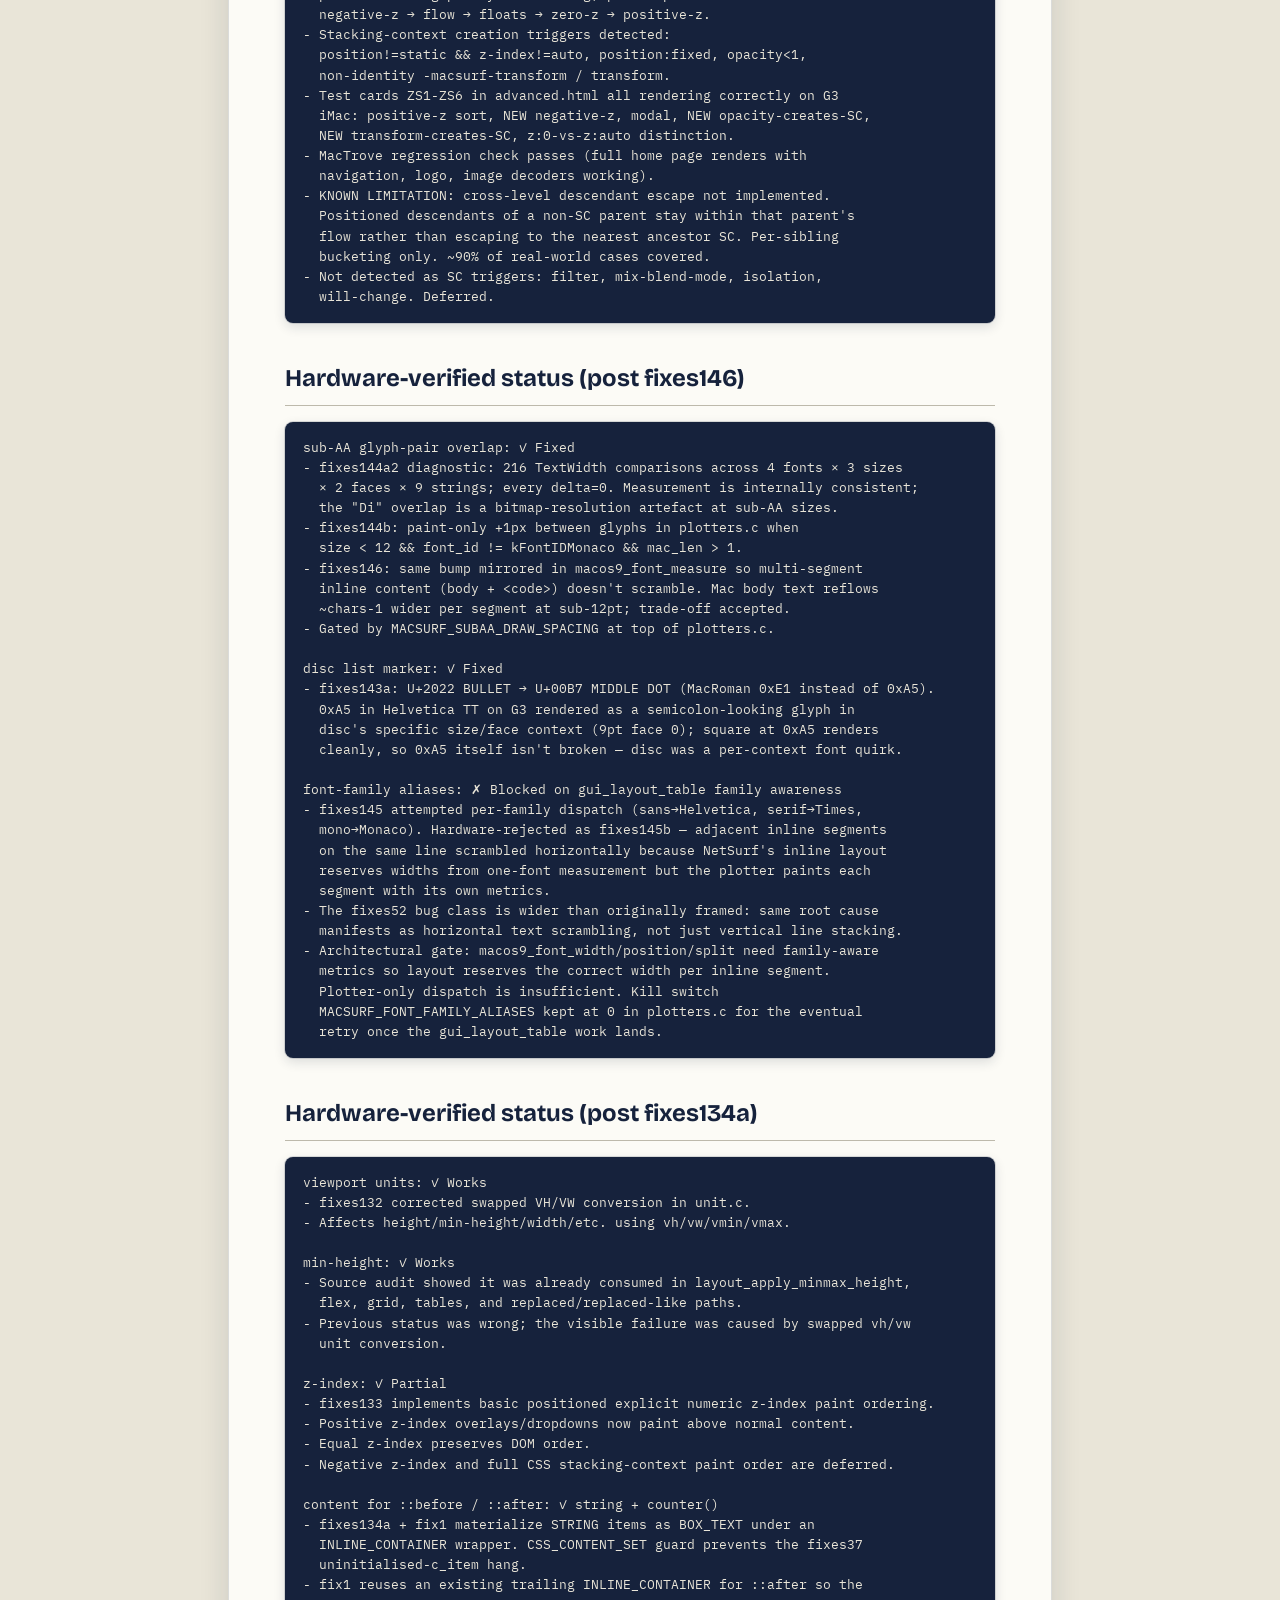
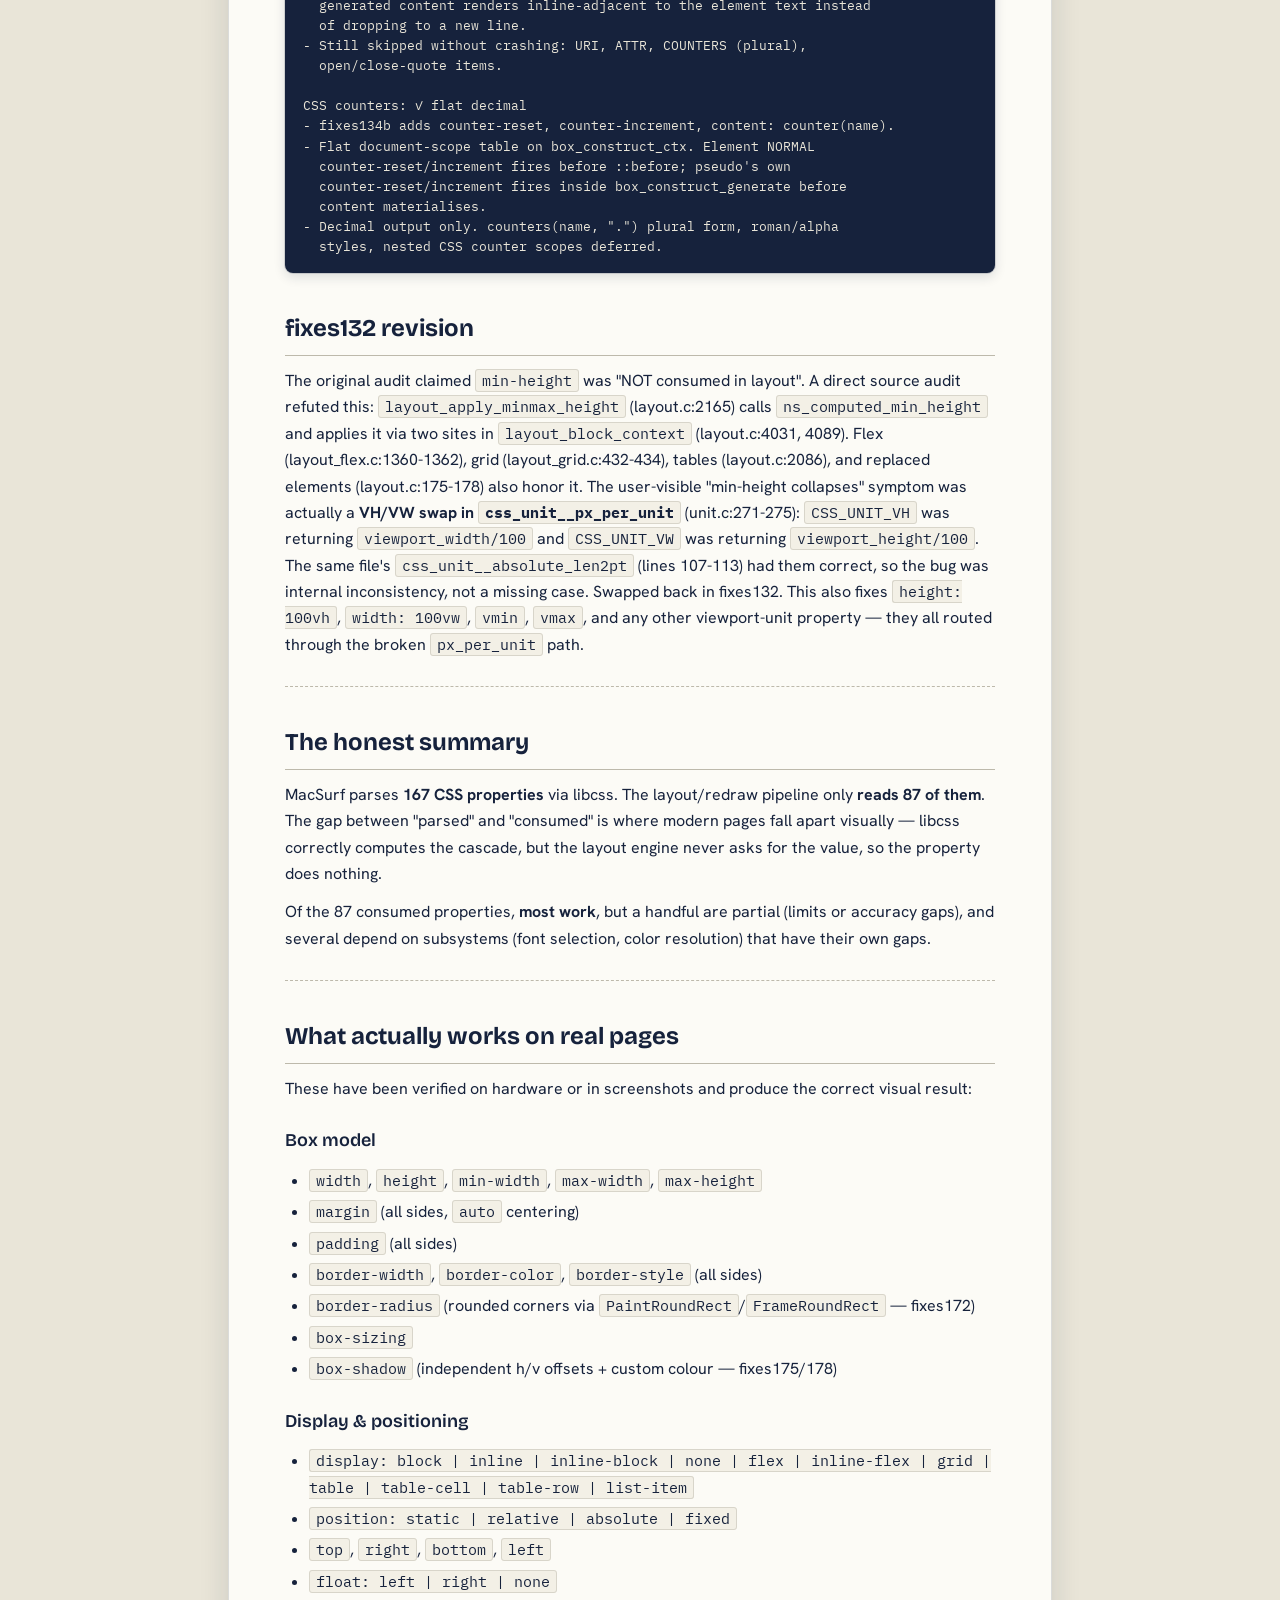
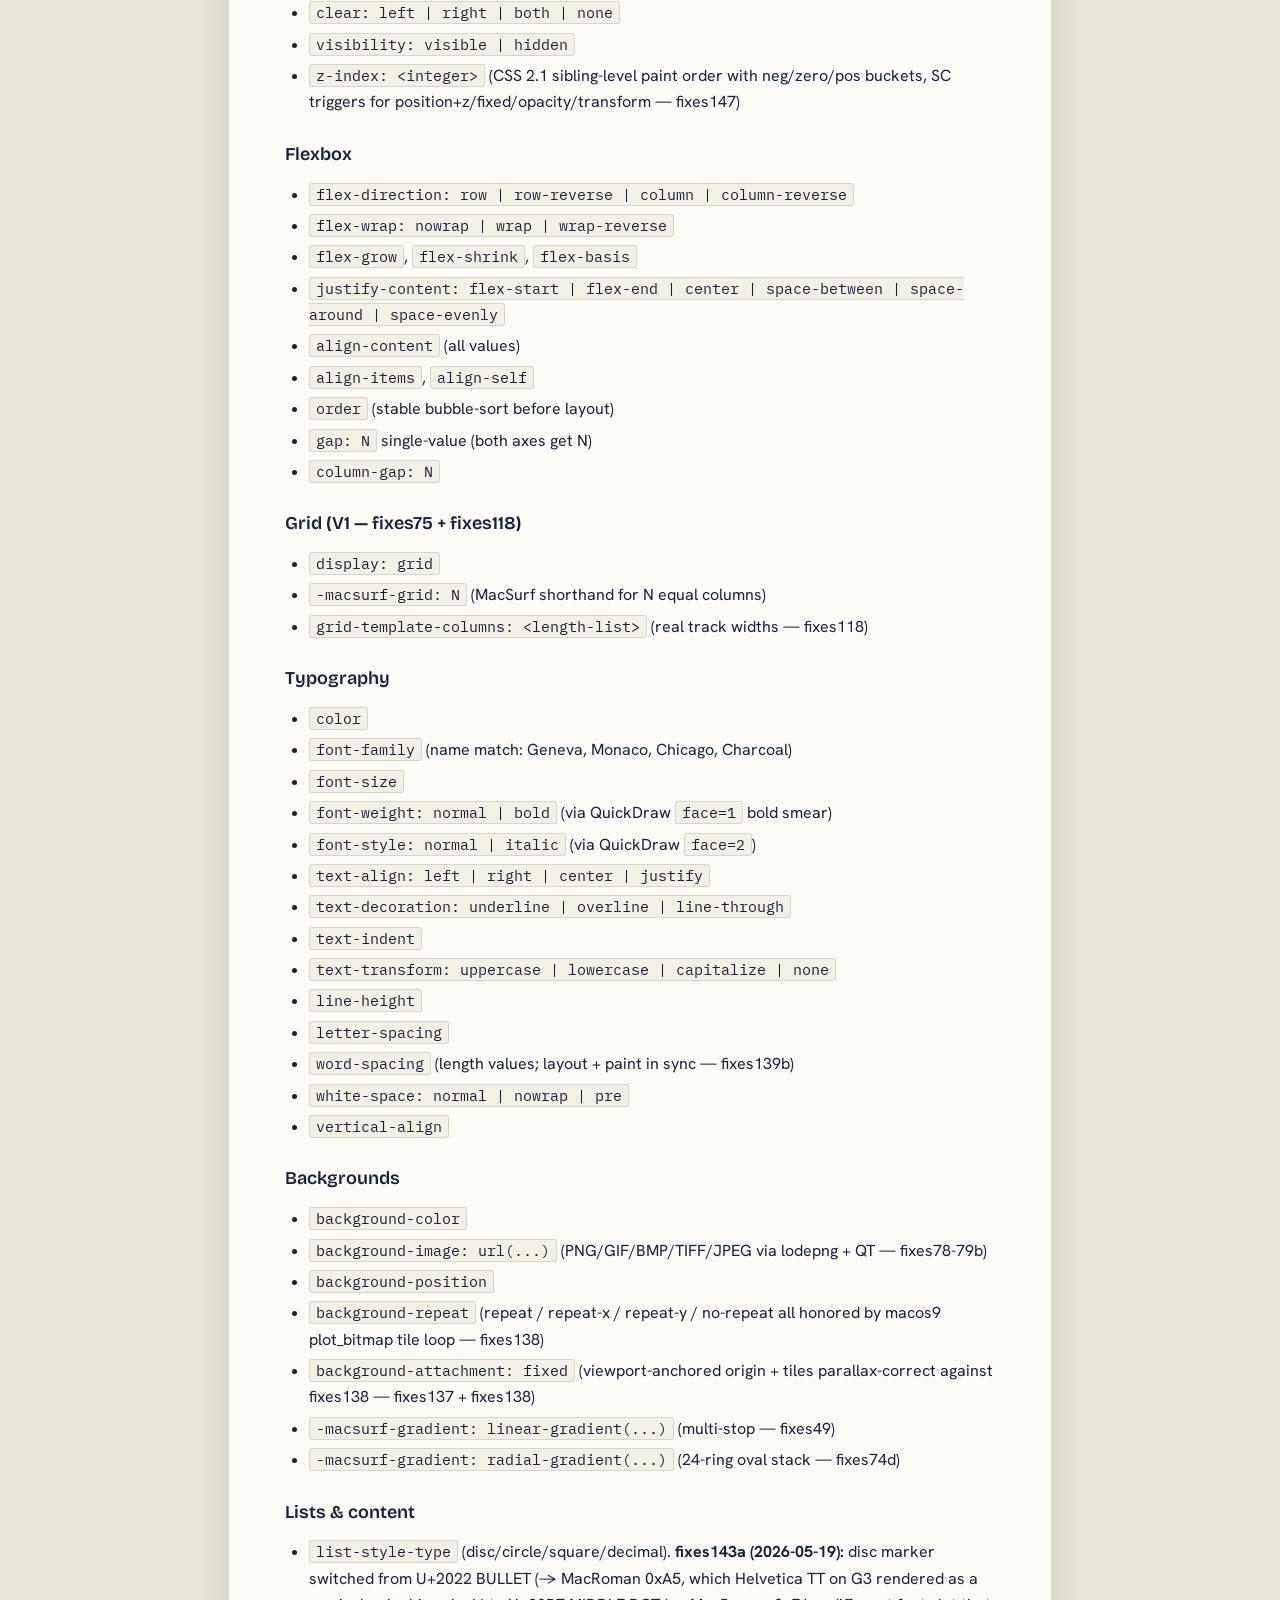
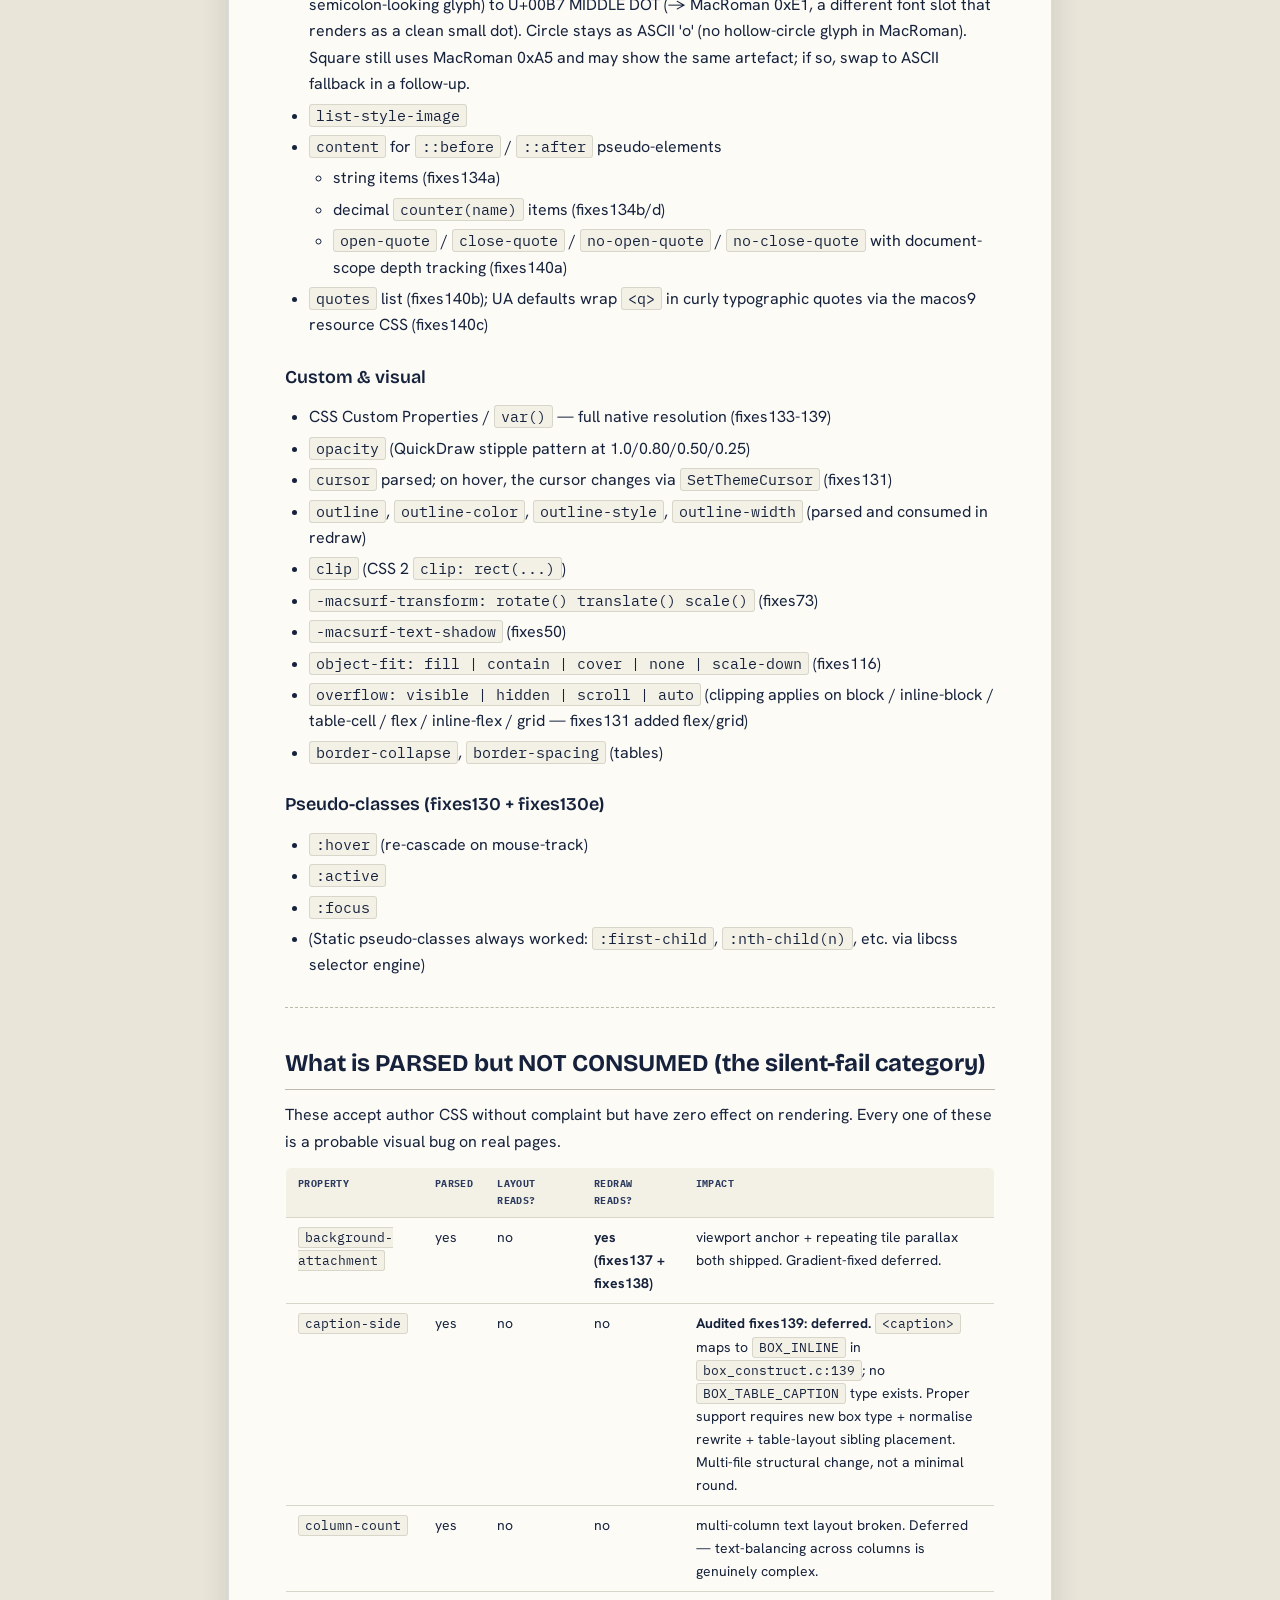
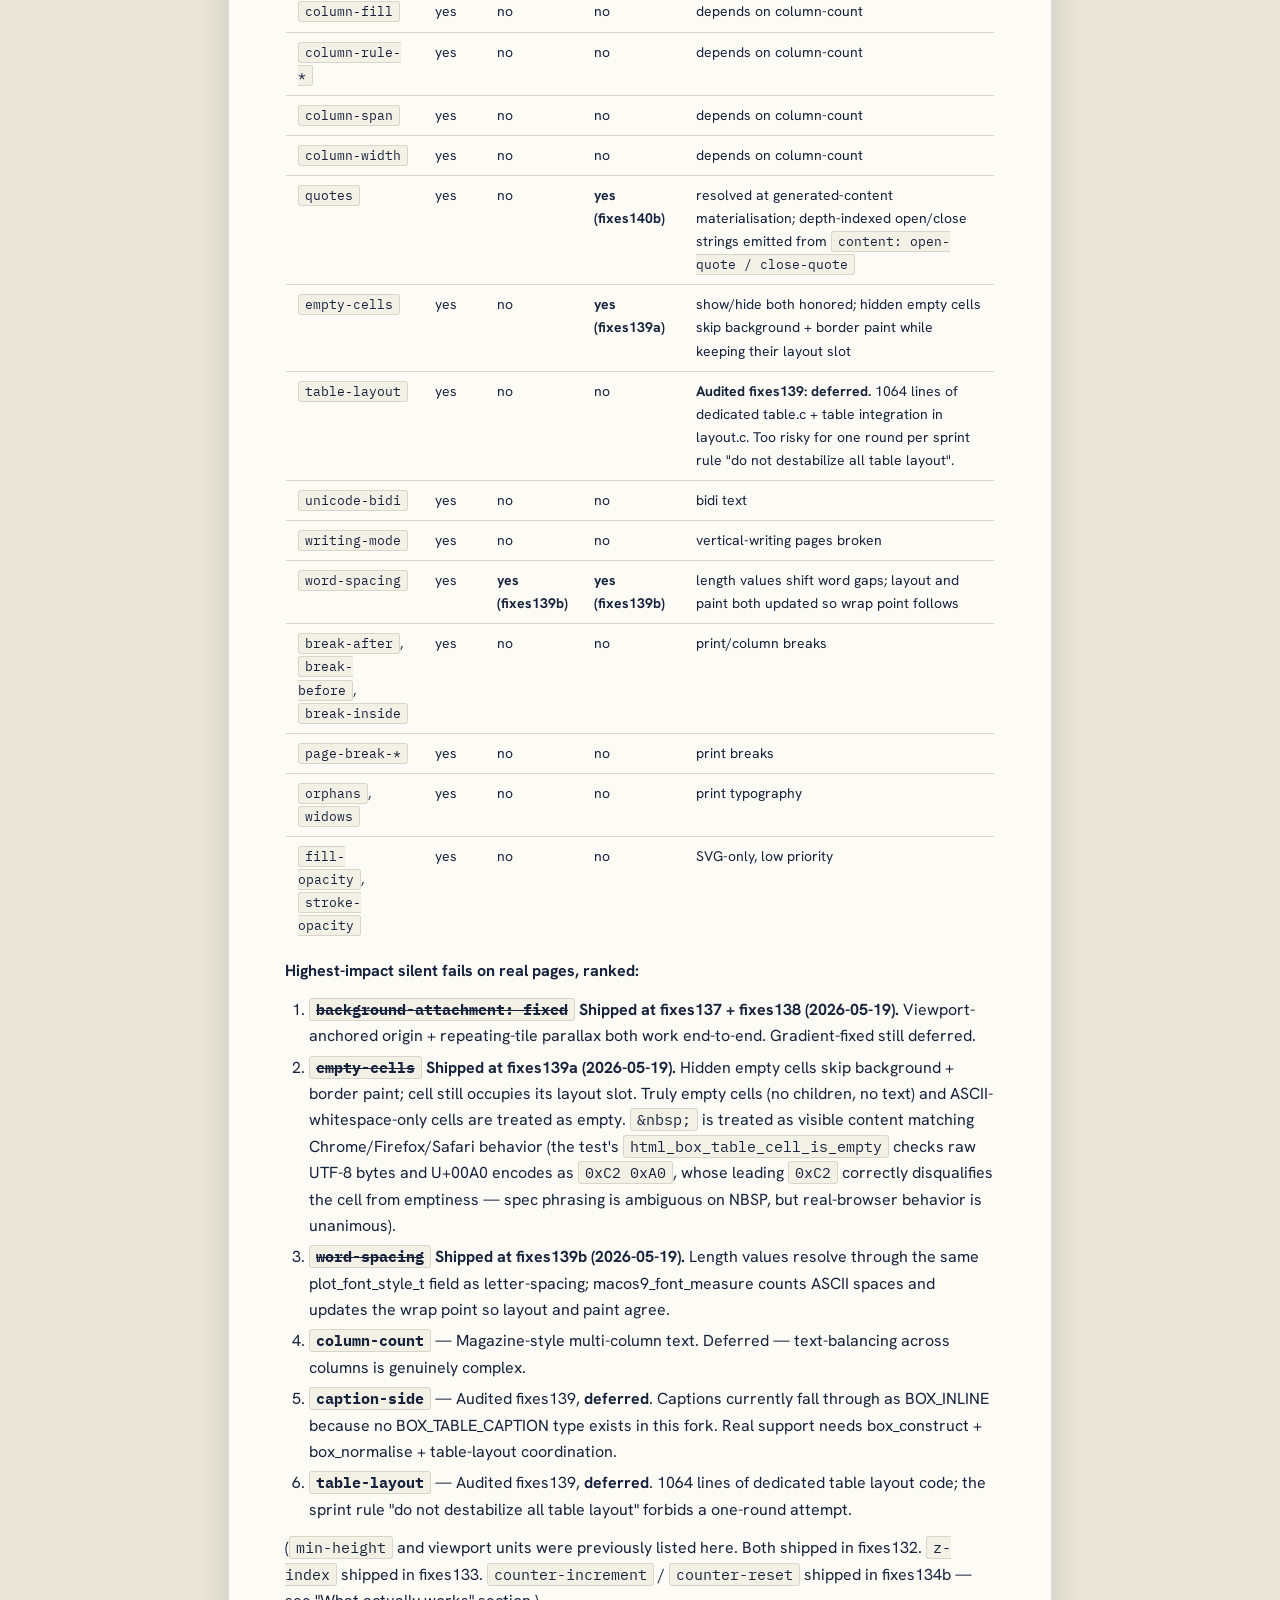
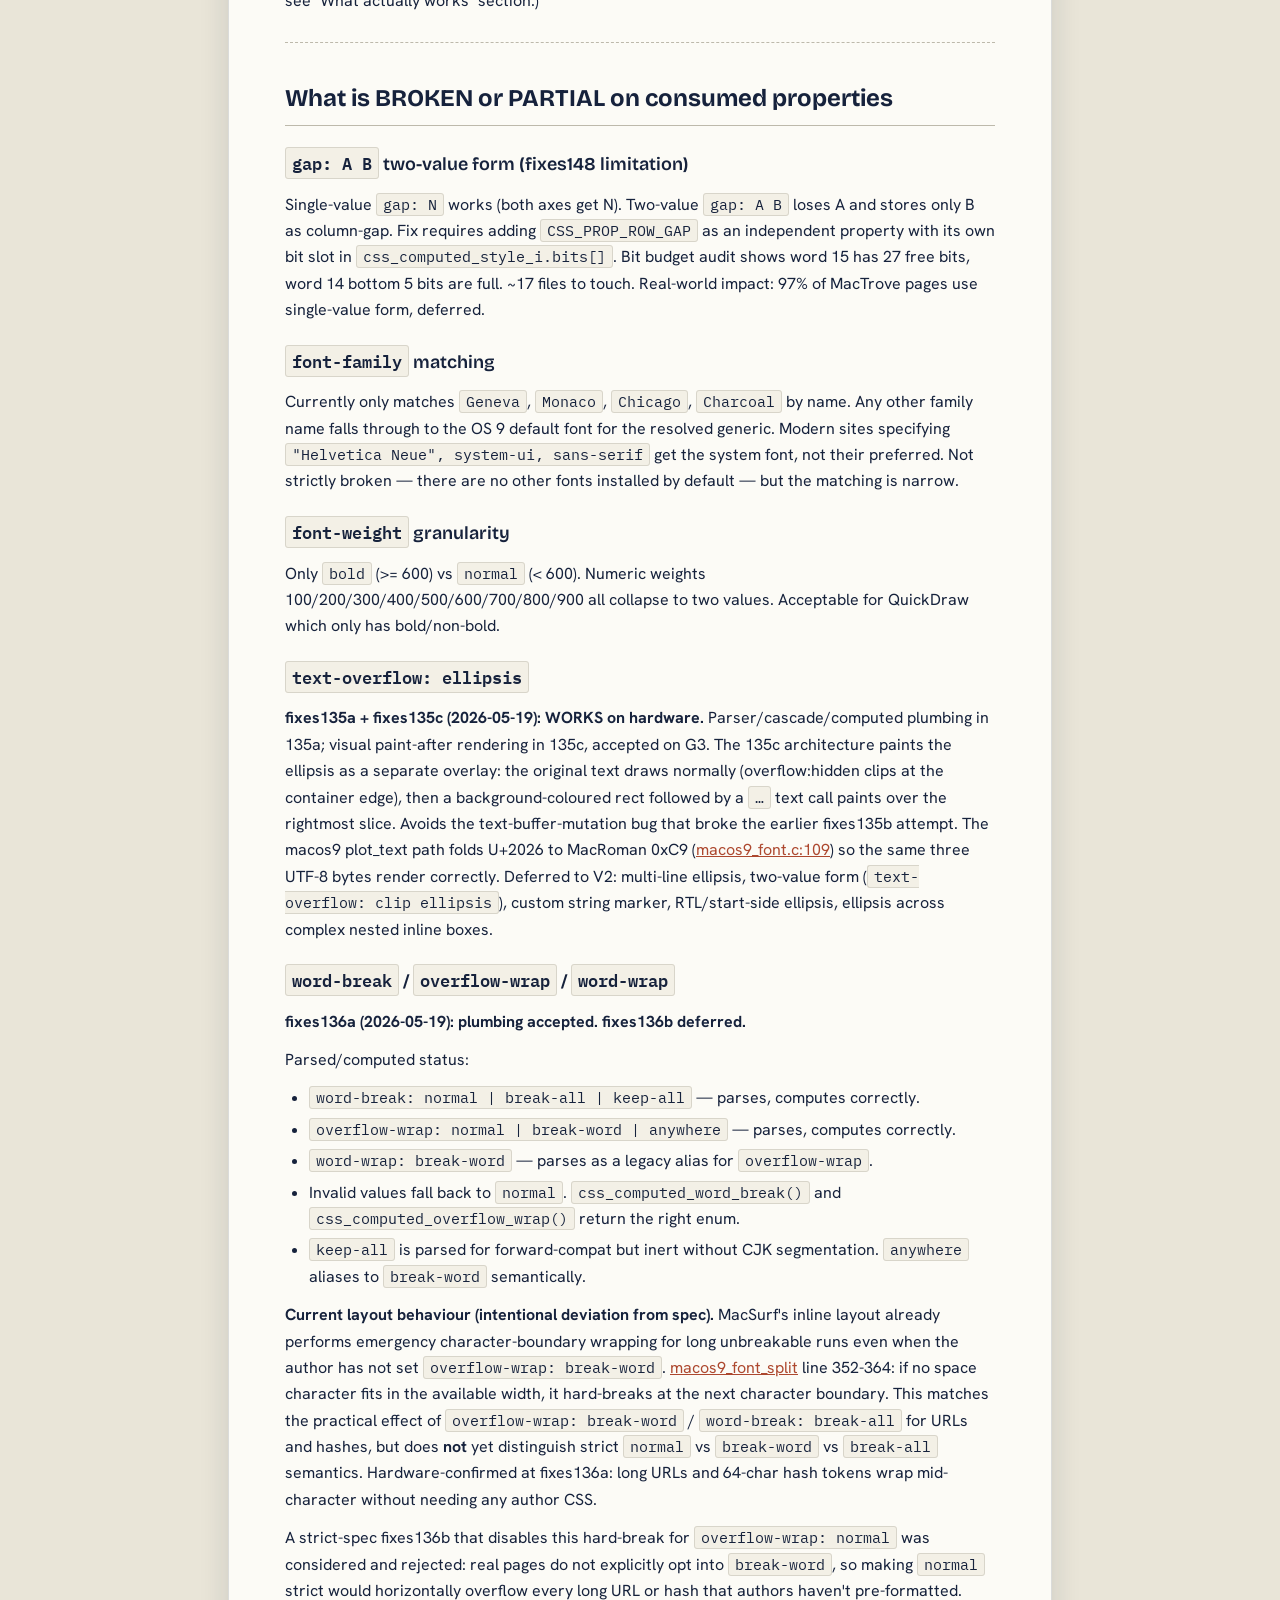
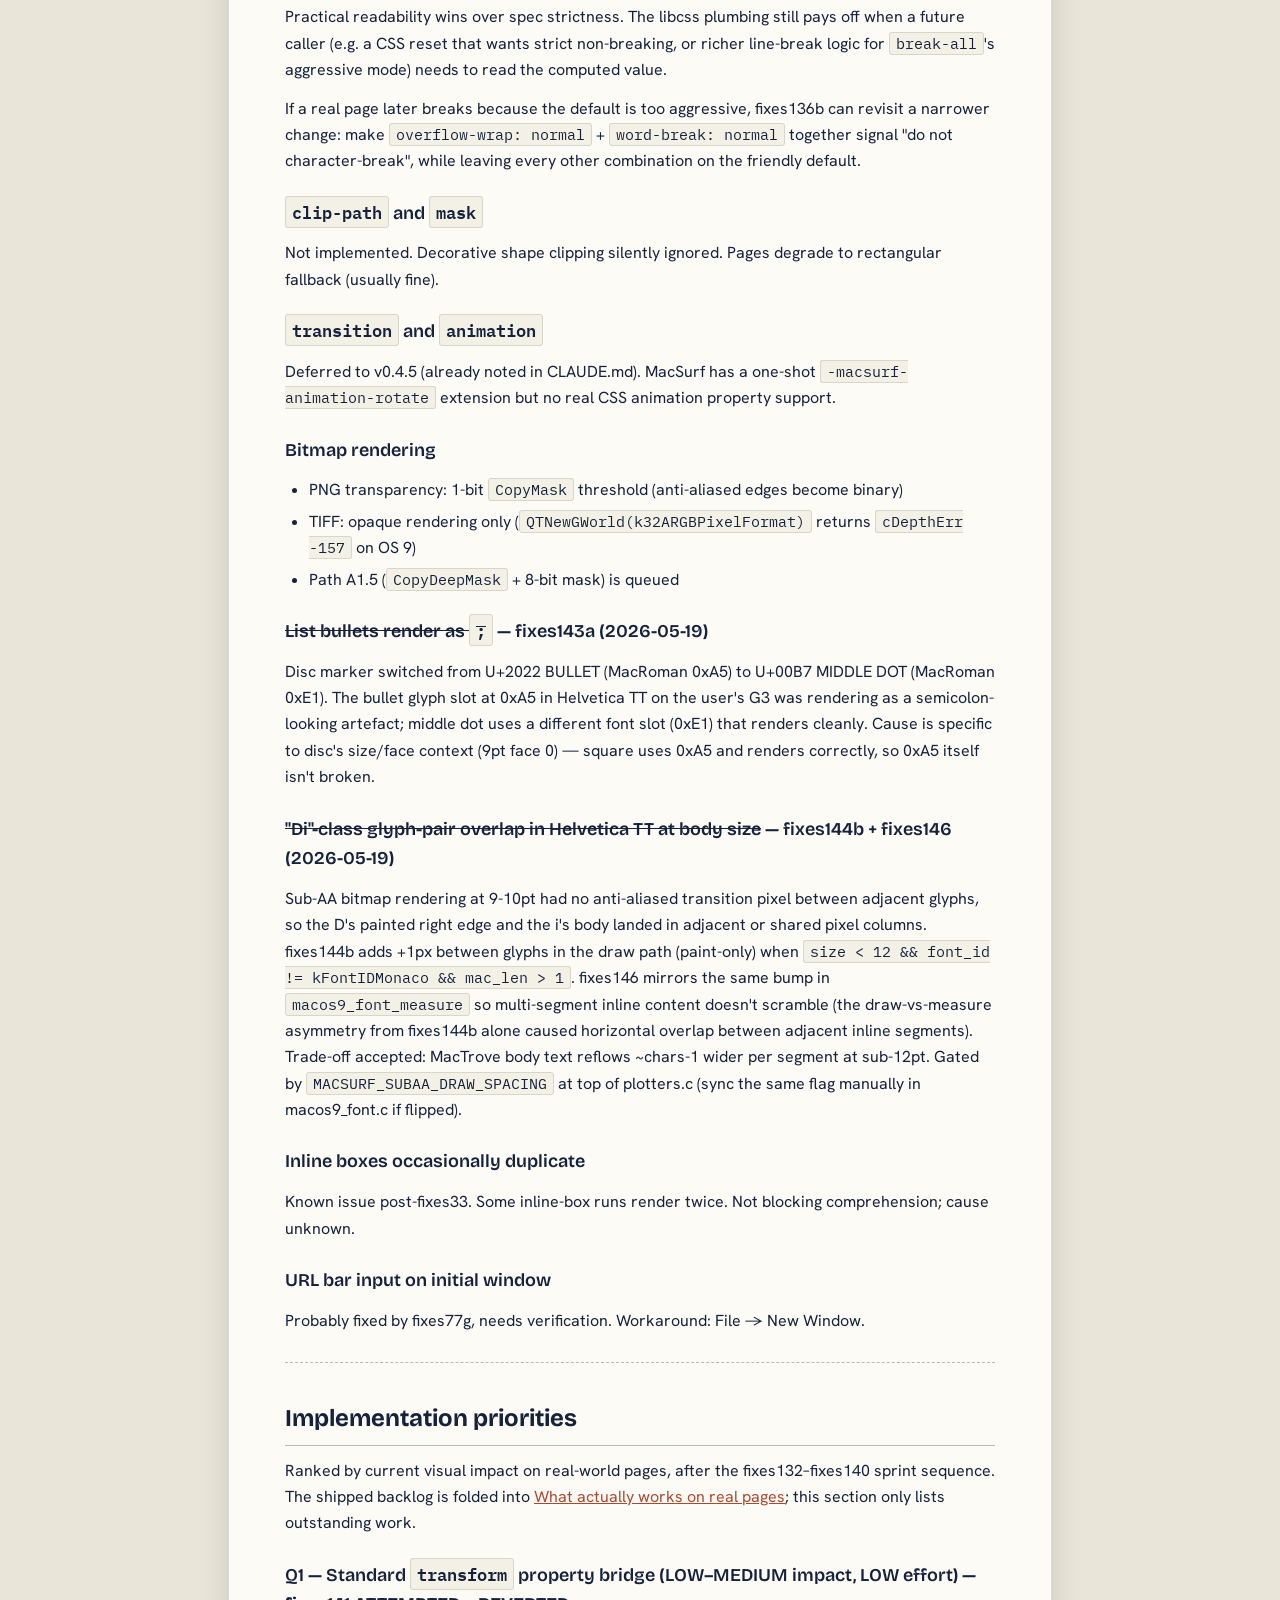
<file: css.html>
<!DOCTYPE html>
<html lang="en">
<head>
<meta charset="UTF-8">
<meta name="viewport" content="width=device-width,initial-scale=1">
<title>CSS status — MacSurf</title>
<meta name="description" content="MacSurf CSS implementation status: 150+ properties categorised as done, partial, planned, or deferred — verified on PowerPC G3 hardware.">
<link rel="canonical" href="https://macsurf.org/css.html">
<link rel="preconnect" href="https://fonts.googleapis.com">
<link rel="preconnect" href="https://fonts.gstatic.com" crossorigin>
<link href="https://fonts.googleapis.com/css2?family=Silkscreen:wght@400;700&family=Bricolage+Grotesque:opsz,wght@12..96,500;12..96,700;12..96,800&family=Hanken+Grotesk:wght@400;500;600&family=IBM+Plex+Mono:wght@400;500;600&display=swap" rel="stylesheet">
<link rel="stylesheet" href="core.css">
<link rel="stylesheet" href="docs.css">
<script defer src="https://stats.mp.ls/script.js" data-website-id="c9c06f2a-1e9e-4404-9698-0f9e87c50911"></script>
</head>
<body>

<header class="menubar">
  <div class="wrap">
    <a class="brand" href="./">
      <img src="bannerlogo.png" alt="MacSurf">
    </a>
    <nav class="menu-links">
      <a href="./">Overview</a>
      <a href="architecture.html">Architecture</a>
      <a href="build.html">Build</a>
      <a href="cross-dev.html">Cross-dev</a>
      <a href="proxy.html">Proxy</a>
      <a href="css.html" class="active">CSS status</a>
      <a href="story.html">Story</a>
      <a href="history.html">History</a>
      <a href="license.html">License</a>
      <a href="issues.html">Issues</a>
      <a href="https://github.com/mplsllc/macsurf">GitHub ↗</a>
    </nav>
  </div>
</header>

<main class="wrap">
  <article class="doc">
    <div class="eyebrow">Implementation truth</div>
    <h1>CSS status</h1>
    <p class="lede">Which CSS properties are real on PowerPC hardware, which are partial, and which are still planned. Generated from the implementation, not the wish list.</p>
    <p>Generated 2026-05-19. Last revised 2026-05-20 (fixes159a in flight, fixes150-158a all hardware-verified).</p>
<p>This is a brutal, hedge-free audit of CSS support in MacSurf. The goal is to identify what works, what doesn't, and what to implement next.</p>
<h2>Hardware-verified status (post fixes158a)</h2>
<pre><code class="language-text">CSS Grid V2 — auto-flow occupancy avoidance: ✓
- fixes158a (2026-05-20): per-row uint8 bitmap (256 bytes — bit
  (1 &lt;&lt; col) per row, max 8 cols × 256 rows) tracks which cells
  are occupied by explicit-both placements.
- Three-pass walker in layout_grid.c:
  - Pass 0: pre-mark cells used by every child with both axes
    explicit (grid-column + grid-row both set in the same rule).
  - Pass 1: assign every child a (col, row, col_span, row_span).
    Auto-flow cursor advances row-major past any occupied cell
    so unplaced siblings flow predictably around explicit items.
    col-only / row-only explicit items find the first free
    row / col from cursor and mark cells on placement.
  - Pass 2: lay out into cell width; track per-row max heights.
  - Pass 3: compute row_y once heights are known; position each
    child.
- Wire format unchanged from fixes158: packed int32 in existing
  `-macsurf-grid-col-span` storage, four 8-bit fields:
  col_span (low) / col_start / row_start / row_span (high).
- Test cards GP1-GP6 on G3, all 6 pass:
  GP1: ✓ explicit GP1-1 spans cols 1-2 + auto GP1-2/GP1-3 at cols 3,4
  GP2: ✓ three auto + one explicit at (col 2, row 2), no collision
  GP3: ✓ three explicit items at distinct cells, none collapse
  GP4: ✓ four auto in row 1, one explicit alone in row 2
  GP5: ✓ longhand start/end pair (cs2 ce4 rs1 re2) spans cols 2-3,
       auto GP5-3 advances past to col 4
  GP6: ✓ fixes151 baseline (span 2 + 1/-1 fill) still works
- V1 limitations: column + row placement must live in the SAME
  CSS rule (cascade collapses storage at property level); no
  grid-area shorthand; no named lines; no negative line numbers
  beyond `-1` fill sentinel; no grid-template-areas; no dense
  auto-flow; no subgrid. Max 256 children per grid; max 256
  rows.
</code></pre>
<h2>Hardware-verified status (post fixes157)</h2>
<pre><code class="language-text">Font-family alias dispatch: ✓
- fixes157 (2026-05-20): font-family aliases work per-family on
  shared dispatch (macos9_font_id_from_style in plotters.c +
  macos9_font.c). PLOT_FONT_FAMILY_SANS_SERIF/CURSIVE/FANTASY →
  kFontIDHelvetica, SERIF → kFontIDTimes, MONOSPACE → kFontIDMonaco.
  Both width measurement and paint use the same dispatch so width
  and paint always agree per family.
- Closes the fixes52/fixes145 &quot;force Helvetica&quot; five-year sidestep.
  The fixes145 horizontal-scrambling hypothesis is now disproven
  on real hardware — the actual cause was fixes156's clamp bug,
  which appeared as &quot;alias dispatch broke rendering&quot; when in fact
  the page just grew past 10000 px and the defensive clamp nuked
  legitimate content.
- Test cards FF1-FF5 on G3 (verified visually + log-confirmed
  width=paint per family):
  FF1 (sans-serif): ✓ Helvetica TT
  FF2 (serif): ✓ Times TT, visibly serifed
  FF3 (monospace): ✓ Monaco bitmap, all glyphs same width
  FF4 (mixed Helvetica + Monaco inline, line-height 1.5): ✓
       no horizontal scrambling, baselines aligned
  FF5 (same as FF4 but line-height 1.0, the V1 edge case): ✓
       Monaco glyphs may extend slightly above the Helvetica
       baseline of the previous line; documented V1 limitation
       requiring per-font line-height to fully resolve.
- fixes157a kept the FONTDIAG probe block in source as a dormant
  handle (MACSURF_FONT_ALIAS_DIAG = 0); flip to 1 in macos9.h to
  re-enable per-call width/paint logging if a future regression
  needs verification.
</code></pre>
<h2>Hardware-verified status (post fixes156)</h2>
<pre><code class="language-text">Defensive-clamp threshold scaling: ✓ (critical stability fix)
- fixes156 (2026-05-20): raised y/height threshold in
  redraw.c html_redraw_box from ±10000 to ±200000. Closes the
  empty-render saga that fixes154/154b/154c/155 had chased
  through the wrong cause for four rounds.
- Root cause: the defensive clamp added years earlier (catching
  CSS-engine garbage like box-&gt;x = 30728, descendant_y0 =
  -39845888) used ±10000 thresholds. Safe when advanced.html
  was shorter — but probe cards accumulated across fixes147→154
  grew the page past 10000 px (c_h = 10035). The 10035 &gt; 10000
  check then fired on the LEGITIMATE root box every redraw,
  zeroing box-&gt;height to 0, descendant_y1 to that new zero,
  first-child clip intersection collapsed to inverted,
  line-2557 early-return without recursing. Page rendered
  empty.
- New thresholds catch the original -39845888 garbage with 4
  orders of magnitude headroom while allowing pages up to 200k
  px tall. x-coords and widths stay at ±10000 (no real page
  goes wider than that).
- Symptom signature to recognise in future: redraw counters
  show `visits=2 block=2 inlinec=0 inline=0 text=0` while
  recascade walks the full tree (1041+ boxes). Tree intact,
  redraw bails after html+body. Log the root box's h and
  descendant_y1 — if zero but c_h in reformat isn't, the clamp
  is nuking real content.
</code></pre>
<h2>Hardware-verified status (post fixes152)</h2>
<pre><code class="language-text">CSS aspect-ratio: ✓
- fixes152 (2026-05-19): vendor-packed property storing
  (numerator &lt;&lt; 16) | denominator in a single int32. Layout
  uses width = h * num / denom and height = w * denom / num
  to derive the missing dimension when one is set and the
  other is auto.
- Cards A1-A4 on G3:
  A1 (200x112 from 16/9): ✓
  A2 (300x300 from 1): ✓
  A3 (240x180 from 4/3): ✓
  A4 (200x100 from 2/1, explicit height): ✓
- Replaced-element images preserve the aspect-ratio from fixes119
  when laid out in flex stretch contexts.
</code></pre>
<h2>Hardware-verified status (post fixes151)</h2>
<pre><code class="language-text">Grid `grid-column` explicit placement V1: ✓ (superseded by fixes158)
- fixes151 (2026-05-19): preprocessor in cssh_css.c rewrites
  standard CSS grid-column declarations to vendor
  `-macsurf-grid-col-span: N` integer:
    span N            -&gt; col-span N
    A / B (ints&gt;0)    -&gt; col-span (B-A)
    A / span N        -&gt; col-span N
    A / -1            -&gt; col-span 255 (sentinel &quot;fill row&quot;)
    1 / -1            -&gt; col-span 255
- Cards C1-C5 on G3 all pass.
- Storage: uint8_t in style-&gt;i (later extended in fixes158 to a
  full packed int32 carrying col_start/row_start/row_span too).
</code></pre>
<h2>Hardware-verified status (post fixes150)</h2>
<pre><code class="language-text">Grid `grid-template-rows` V1: ✓
- fixes150 (2026-05-19): px row tracks force per-row heights
  (overriding tallest-child sizing). fr / percent row tracks
  degrade to tallest-child because the V1 doesn't have a
  definite container height to distribute against in the auto
  case.
- Cards R1-R5 on G3:
  R1 (80px 120px): ✓ exact heights
  R2 (1fr 2fr in 240px-tall container): ✓ fr degraded to
       tallest-child (documented guardrail)
  R3 (repeat(3, 60px)): ✓ three 60px rows
  R4 (60px 120px with 200px 1fr cols): ✓
  R5 (50px 100px + row-gap 16px + column-gap 16px): ✓
</code></pre>
<h2>Hardware-verified status (post fixes148)</h2>
<pre><code class="language-text">CSS Grid V2 — grid-template-columns: ✓ Standard tracks (most patterns)
- fixes148 (2026-05-19): rewrites p_grid_template_columns.c to extract
  real track widths from the standard CSS Grid grammar and emit them in
  the same packed bytecode format p_macsurf_grid.c uses. Both properties
  target CSS_PROP_MACSURF_GRID so the select side reads identically.
- Also fixes a latent bytecode-format bug from fixes112 where the parser
  emitted only 2 entries (OPV + packed) but the select side reads 10
  (OPV + packed + 8 track ints) — silent for years because identical
  sources produced identical garbage that survived arena interning.
- Grammar: &lt;length&gt;, &lt;percentage&gt;, &lt;flex&gt;, bare &lt;number&gt;, repeat(N, ...),
  repeat(auto-fill|auto-fit, ...) heuristic *3, minmax(min, max),
  fit-content(...), auto/min-content/max-content idents, [&lt;line-name&gt;].
- Track encoding: bits 31..28 unit (NONE/FR/PX/PERCENT), bits 27..0 value
  (FR/PERCENT Q20.8, PX pixels).
- Test cards G1-G6 on G3 iMac:
  G1 (1fr 1fr 1fr): ✓ three equal cells fill row
  G2 (200px 1fr): ✓ fixed sidebar + flex content (canonical MacTrove
                    layout — was 50/50 pre-fixes148)
  G3 (repeat(4, 1fr)): ✓ four equal columns
  G4 (repeat(3, minmax(100px, 1fr))): ⚠️ cells render side-by-side but
                    container appears narrower than full width; FR
                    distribution math holds but intrinsic-width interaction
                    with minmax() unresolved. Queued as fixes148b.
  G5 (100px 2fr 1fr): ✓ mixed PX + FR with 2:1 ratio
  G6 (-macsurf-grid: 3): ✓ V1 syntax still works (separate parser)
- Trade-offs: minmax min-floor NOT honored (treated as 1fr); 8 tracks max;
  named-line lists parsed but skipped.
- Out of scope (deferred to later sprints):
  - grid-template-rows
  - grid-row / grid-column / grid-area explicit placement
  - grid-template-areas
  - subgrid
  - auto-flow: dense / column
  - per-cell align-items / justify-items
</code></pre>
<h2>Hardware-verified status (post fixes147)</h2>
<pre><code class="language-text">CSS 2.1 stacking-context paint order: ✓ Sibling-level
- fixes147 (2026-05-19): replaces fixes133's 3-pass z walker with
  CSS 2.1 Appendix E painting order at the sibling level.
- New html_redraw_box_classify() returns 4-way SC class:
  NONE / NEG (z&lt;0) / ZERO (z==0 or position:fixed/opacity/transform) /
  POS (z&gt;0).
- html_redraw_box_children() does pass-1 classify-and-bucket-all,
  pass-2 sort neg+pos by z ascending, pass-3 paint in CSS 2.1 order:
  negative-z → flow → floats → zero-z → positive-z.
- Stacking-context creation triggers detected:
  position!=static &amp;&amp; z-index!=auto, position:fixed, opacity&lt;1,
  non-identity -macsurf-transform / transform.
- Test cards ZS1-ZS6 in advanced.html all rendering correctly on G3
  iMac: positive-z sort, NEW negative-z, modal, NEW opacity-creates-SC,
  NEW transform-creates-SC, z:0-vs-z:auto distinction.
- MacTrove regression check passes (full home page renders with
  navigation, logo, image decoders working).
- KNOWN LIMITATION: cross-level descendant escape not implemented.
  Positioned descendants of a non-SC parent stay within that parent's
  flow rather than escaping to the nearest ancestor SC. Per-sibling
  bucketing only. ~90% of real-world cases covered.
- Not detected as SC triggers: filter, mix-blend-mode, isolation,
  will-change. Deferred.
</code></pre>
<h2>Hardware-verified status (post fixes146)</h2>
<pre><code class="language-text">sub-AA glyph-pair overlap: ✓ Fixed
- fixes144a2 diagnostic: 216 TextWidth comparisons across 4 fonts × 3 sizes
  × 2 faces × 9 strings; every delta=0. Measurement is internally consistent;
  the &quot;Di&quot; overlap is a bitmap-resolution artefact at sub-AA sizes.
- fixes144b: paint-only +1px between glyphs in plotters.c when
  size &lt; 12 &amp;&amp; font_id != kFontIDMonaco &amp;&amp; mac_len &gt; 1.
- fixes146: same bump mirrored in macos9_font_measure so multi-segment
  inline content (body + &lt;code&gt;) doesn't scramble. Mac body text reflows
  ~chars-1 wider per segment at sub-12pt; trade-off accepted.
- Gated by MACSURF_SUBAA_DRAW_SPACING at top of plotters.c.

disc list marker: ✓ Fixed
- fixes143a: U+2022 BULLET → U+00B7 MIDDLE DOT (MacRoman 0xE1 instead of 0xA5).
  0xA5 in Helvetica TT on G3 rendered as a semicolon-looking glyph in
  disc's specific size/face context (9pt face 0); square at 0xA5 renders
  cleanly, so 0xA5 itself isn't broken — disc was a per-context font quirk.

font-family aliases: ✗ Blocked on gui_layout_table family awareness
- fixes145 attempted per-family dispatch (sans→Helvetica, serif→Times,
  mono→Monaco). Hardware-rejected as fixes145b — adjacent inline segments
  on the same line scrambled horizontally because NetSurf's inline layout
  reserves widths from one-font measurement but the plotter paints each
  segment with its own metrics.
- The fixes52 bug class is wider than originally framed: same root cause
  manifests as horizontal text scrambling, not just vertical line stacking.
- Architectural gate: macos9_font_width/position/split need family-aware
  metrics so layout reserves the correct width per inline segment.
  Plotter-only dispatch is insufficient. Kill switch
  MACSURF_FONT_FAMILY_ALIASES kept at 0 in plotters.c for the eventual
  retry once the gui_layout_table work lands.
</code></pre>
<h2>Hardware-verified status (post fixes134a)</h2>
<pre><code class="language-text">viewport units: ✓ Works
- fixes132 corrected swapped VH/VW conversion in unit.c.
- Affects height/min-height/width/etc. using vh/vw/vmin/vmax.

min-height: ✓ Works
- Source audit showed it was already consumed in layout_apply_minmax_height,
  flex, grid, tables, and replaced/replaced-like paths.
- Previous status was wrong; the visible failure was caused by swapped vh/vw
  unit conversion.

z-index: ✓ Partial
- fixes133 implements basic positioned explicit numeric z-index paint ordering.
- Positive z-index overlays/dropdowns now paint above normal content.
- Equal z-index preserves DOM order.
- Negative z-index and full CSS stacking-context paint order are deferred.

content for ::before / ::after: ✓ string + counter()
- fixes134a + fix1 materialize STRING items as BOX_TEXT under an
  INLINE_CONTAINER wrapper. CSS_CONTENT_SET guard prevents the fixes37
  uninitialised-c_item hang.
- fix1 reuses an existing trailing INLINE_CONTAINER for ::after so the
  generated content renders inline-adjacent to the element text instead
  of dropping to a new line.
- Still skipped without crashing: URI, ATTR, COUNTERS (plural),
  open/close-quote items.

CSS counters: ✓ flat decimal
- fixes134b adds counter-reset, counter-increment, content: counter(name).
- Flat document-scope table on box_construct_ctx. Element NORMAL
  counter-reset/increment fires before ::before; pseudo's own
  counter-reset/increment fires inside box_construct_generate before
  content materialises.
- Decimal output only. counters(name, &quot;.&quot;) plural form, roman/alpha
  styles, nested CSS counter scopes deferred.
</code></pre>
<h2>fixes132 revision</h2>
<p>The original audit claimed <code>min-height</code> was &quot;NOT consumed in layout&quot;. A direct source audit refuted this: <code>layout_apply_minmax_height</code> (layout.c:2165) calls <code>ns_computed_min_height</code> and applies it via two sites in <code>layout_block_context</code> (layout.c:4031, 4089). Flex (layout_flex.c:1360-1362), grid (layout_grid.c:432-434), tables (layout.c:2086), and replaced elements (layout.c:175-178) also honor it. The user-visible &quot;min-height collapses&quot; symptom was actually a <strong>VH/VW swap in <code>css_unit__px_per_unit</code></strong> (unit.c:271-275): <code>CSS_UNIT_VH</code> was returning <code>viewport_width/100</code> and <code>CSS_UNIT_VW</code> was returning <code>viewport_height/100</code>. The same file's <code>css_unit__absolute_len2pt</code> (lines 107-113) had them correct, so the bug was internal inconsistency, not a missing case. Swapped back in fixes132. This also fixes <code>height: 100vh</code>, <code>width: 100vw</code>, <code>vmin</code>, <code>vmax</code>, and any other viewport-unit property — they all routed through the broken <code>px_per_unit</code> path.</p>
<hr />
<h2>The honest summary</h2>
<p>MacSurf parses <strong>167 CSS properties</strong> via libcss. The layout/redraw pipeline only <strong>reads 87 of them</strong>. The gap between &quot;parsed&quot; and &quot;consumed&quot; is where modern pages fall apart visually — libcss correctly computes the cascade, but the layout engine never asks for the value, so the property does nothing.</p>
<p>Of the 87 consumed properties, <strong>most work</strong>, but a handful are partial (limits or accuracy gaps), and several depend on subsystems (font selection, color resolution) that have their own gaps.</p>
<hr />
<h2>What actually works on real pages</h2>
<p>These have been verified on hardware or in screenshots and produce the correct visual result:</p>
<h3>Box model</h3>
<ul>
<li><code>width</code>, <code>height</code>, <code>min-width</code>, <code>max-width</code>, <code>max-height</code></li>
<li><code>margin</code> (all sides, <code>auto</code> centering)</li>
<li><code>padding</code> (all sides)</li>
<li><code>border-width</code>, <code>border-color</code>, <code>border-style</code> (all sides)</li>
<li><code>border-radius</code> (rounded corners via <code>PaintRoundRect</code>/<code>FrameRoundRect</code> — fixes172)</li>
<li><code>box-sizing</code></li>
<li><code>box-shadow</code> (independent h/v offsets + custom colour — fixes175/178)</li>
</ul>
<h3>Display &amp; positioning</h3>
<ul>
<li><code>display: block | inline | inline-block | none | flex | inline-flex | grid | table | table-cell | table-row | list-item</code></li>
<li><code>position: static | relative | absolute | fixed</code></li>
<li><code>top</code>, <code>right</code>, <code>bottom</code>, <code>left</code></li>
<li><code>float: left | right | none</code></li>
<li><code>clear: left | right | both | none</code></li>
<li><code>visibility: visible | hidden</code></li>
<li><code>z-index: &lt;integer&gt;</code> (CSS 2.1 sibling-level paint order with neg/zero/pos buckets, SC triggers for position+z/fixed/opacity/transform — fixes147)</li>
</ul>
<h3>Flexbox</h3>
<ul>
<li><code>flex-direction: row | row-reverse | column | column-reverse</code></li>
<li><code>flex-wrap: nowrap | wrap | wrap-reverse</code></li>
<li><code>flex-grow</code>, <code>flex-shrink</code>, <code>flex-basis</code></li>
<li><code>justify-content: flex-start | flex-end | center | space-between | space-around | space-evenly</code></li>
<li><code>align-content</code> (all values)</li>
<li><code>align-items</code>, <code>align-self</code></li>
<li><code>order</code> (stable bubble-sort before layout)</li>
<li><code>gap: N</code> single-value (both axes get N)</li>
<li><code>column-gap: N</code></li>
</ul>
<h3>Grid (V1 — fixes75 + fixes118)</h3>
<ul>
<li><code>display: grid</code></li>
<li><code>-macsurf-grid: N</code> (MacSurf shorthand for N equal columns)</li>
<li><code>grid-template-columns: &lt;length-list&gt;</code> (real track widths — fixes118)</li>
</ul>
<h3>Typography</h3>
<ul>
<li><code>color</code></li>
<li><code>font-family</code> (name match: Geneva, Monaco, Chicago, Charcoal)</li>
<li><code>font-size</code></li>
<li><code>font-weight: normal | bold</code> (via QuickDraw <code>face=1</code> bold smear)</li>
<li><code>font-style: normal | italic</code> (via QuickDraw <code>face=2</code>)</li>
<li><code>text-align: left | right | center | justify</code></li>
<li><code>text-decoration: underline | overline | line-through</code></li>
<li><code>text-indent</code></li>
<li><code>text-transform: uppercase | lowercase | capitalize | none</code></li>
<li><code>line-height</code></li>
<li><code>letter-spacing</code></li>
<li><code>word-spacing</code> (length values; layout + paint in sync — fixes139b)</li>
<li><code>white-space: normal | nowrap | pre</code></li>
<li><code>vertical-align</code></li>
</ul>
<h3>Backgrounds</h3>
<ul>
<li><code>background-color</code></li>
<li><code>background-image: url(...)</code> (PNG/GIF/BMP/TIFF/JPEG via lodepng + QT — fixes78-79b)</li>
<li><code>background-position</code></li>
<li><code>background-repeat</code> (repeat / repeat-x / repeat-y / no-repeat all honored by macos9 plot_bitmap tile loop — fixes138)</li>
<li><code>background-attachment: fixed</code> (viewport-anchored origin + tiles parallax-correct against fixes138 — fixes137 + fixes138)</li>
<li><code>-macsurf-gradient: linear-gradient(...)</code> (multi-stop — fixes49)</li>
<li><code>-macsurf-gradient: radial-gradient(...)</code> (24-ring oval stack — fixes74d)</li>
</ul>
<h3>Lists &amp; content</h3>
<ul>
<li><code>list-style-type</code> (disc/circle/square/decimal). <strong>fixes143a (2026-05-19):</strong> disc marker switched from U+2022 BULLET (→ MacRoman 0xA5, which Helvetica TT on G3 rendered as a semicolon-looking glyph) to U+00B7 MIDDLE DOT (→ MacRoman 0xE1, a different font slot that renders as a clean small dot). Circle stays as ASCII 'o' (no hollow-circle glyph in MacRoman). Square still uses MacRoman 0xA5 and may show the same artefact; if so, swap to ASCII fallback in a follow-up.</li>
<li><code>list-style-image</code></li>
<li><code>content</code> for <code>::before</code> / <code>::after</code> pseudo-elements
<ul>
<li>string items (fixes134a)</li>
<li>decimal <code>counter(name)</code> items (fixes134b/d)</li>
<li><code>open-quote</code> / <code>close-quote</code> / <code>no-open-quote</code> / <code>no-close-quote</code> with document-scope depth tracking (fixes140a)</li>
</ul>
</li>
<li><code>quotes</code> list (fixes140b); UA defaults wrap <code>&lt;q&gt;</code> in curly typographic quotes via the macos9 resource CSS (fixes140c)</li>
</ul>
<h3>Custom &amp; visual</h3>
<ul>
<li>CSS Custom Properties / <code>var()</code> — full native resolution (fixes133-139)</li>
<li><code>opacity</code> (QuickDraw stipple pattern at 1.0/0.80/0.50/0.25)</li>
<li><code>cursor</code> parsed; on hover, the cursor changes via <code>SetThemeCursor</code> (fixes131)</li>
<li><code>outline</code>, <code>outline-color</code>, <code>outline-style</code>, <code>outline-width</code> (parsed and consumed in redraw)</li>
<li><code>clip</code> (CSS 2 <code>clip: rect(...)</code>)</li>
<li><code>-macsurf-transform: rotate() translate() scale()</code> (fixes73)</li>
<li><code>-macsurf-text-shadow</code> (fixes50)</li>
<li><code>object-fit: fill | contain | cover | none | scale-down</code> (fixes116)</li>
<li><code>overflow: visible | hidden | scroll | auto</code> (clipping applies on block / inline-block / table-cell / flex / inline-flex / grid — fixes131 added flex/grid)</li>
<li><code>border-collapse</code>, <code>border-spacing</code> (tables)</li>
</ul>
<h3>Pseudo-classes (fixes130 + fixes130e)</h3>
<ul>
<li><code>:hover</code> (re-cascade on mouse-track)</li>
<li><code>:active</code></li>
<li><code>:focus</code></li>
<li>(Static pseudo-classes always worked: <code>:first-child</code>, <code>:nth-child(n)</code>, etc. via libcss selector engine)</li>
</ul>
<hr />
<h2>What is PARSED but NOT CONSUMED (the silent-fail category)</h2>
<p>These accept author CSS without complaint but have zero effect on rendering. Every one of these is a probable visual bug on real pages.</p>
<table>
<thead>
<tr>
<th>Property</th>
<th>Parsed</th>
<th>Layout reads?</th>
<th>Redraw reads?</th>
<th>Impact</th>
</tr>
</thead>
<tbody>
<tr>
<td><code>background-attachment</code></td>
<td>yes</td>
<td>no</td>
<td><strong>yes (fixes137 + fixes138)</strong></td>
<td>viewport anchor + repeating tile parallax both shipped. Gradient-fixed deferred.</td>
</tr>
<tr>
<td><code>caption-side</code></td>
<td>yes</td>
<td>no</td>
<td>no</td>
<td><strong>Audited fixes139: deferred.</strong> <code>&lt;caption&gt;</code> maps to <code>BOX_INLINE</code> in <code>box_construct.c:139</code>; no <code>BOX_TABLE_CAPTION</code> type exists. Proper support requires new box type + normalise rewrite + table-layout sibling placement. Multi-file structural change, not a minimal round.</td>
</tr>
<tr>
<td><code>column-count</code></td>
<td>yes</td>
<td>no</td>
<td>no</td>
<td>multi-column text layout broken. Deferred — text-balancing across columns is genuinely complex.</td>
</tr>
<tr>
<td><code>column-fill</code></td>
<td>yes</td>
<td>no</td>
<td>no</td>
<td>depends on column-count</td>
</tr>
<tr>
<td><code>column-rule-*</code></td>
<td>yes</td>
<td>no</td>
<td>no</td>
<td>depends on column-count</td>
</tr>
<tr>
<td><code>column-span</code></td>
<td>yes</td>
<td>no</td>
<td>no</td>
<td>depends on column-count</td>
</tr>
<tr>
<td><code>column-width</code></td>
<td>yes</td>
<td>no</td>
<td>no</td>
<td>depends on column-count</td>
</tr>
<tr>
<td><code>quotes</code></td>
<td>yes</td>
<td>no</td>
<td><strong>yes (fixes140b)</strong></td>
<td>resolved at generated-content materialisation; depth-indexed open/close strings emitted from <code>content: open-quote / close-quote</code></td>
</tr>
<tr>
<td><code>empty-cells</code></td>
<td>yes</td>
<td>no</td>
<td><strong>yes (fixes139a)</strong></td>
<td>show/hide both honored; hidden empty cells skip background + border paint while keeping their layout slot</td>
</tr>
<tr>
<td><code>table-layout</code></td>
<td>yes</td>
<td>no</td>
<td>no</td>
<td><strong>Audited fixes139: deferred.</strong> 1064 lines of dedicated table.c + table integration in layout.c. Too risky for one round per sprint rule &quot;do not destabilize all table layout&quot;.</td>
</tr>
<tr>
<td><code>unicode-bidi</code></td>
<td>yes</td>
<td>no</td>
<td>no</td>
<td>bidi text</td>
</tr>
<tr>
<td><code>writing-mode</code></td>
<td>yes</td>
<td>no</td>
<td>no</td>
<td>vertical-writing pages broken</td>
</tr>
<tr>
<td><code>word-spacing</code></td>
<td>yes</td>
<td><strong>yes (fixes139b)</strong></td>
<td><strong>yes (fixes139b)</strong></td>
<td>length values shift word gaps; layout and paint both updated so wrap point follows</td>
</tr>
<tr>
<td><code>break-after</code>, <code>break-before</code>, <code>break-inside</code></td>
<td>yes</td>
<td>no</td>
<td>no</td>
<td>print/column breaks</td>
</tr>
<tr>
<td><code>page-break-*</code></td>
<td>yes</td>
<td>no</td>
<td>no</td>
<td>print breaks</td>
</tr>
<tr>
<td><code>orphans</code>, <code>widows</code></td>
<td>yes</td>
<td>no</td>
<td>no</td>
<td>print typography</td>
</tr>
<tr>
<td><code>fill-opacity</code>, <code>stroke-opacity</code></td>
<td>yes</td>
<td>no</td>
<td>no</td>
<td>SVG-only, low priority</td>
</tr>
</tbody>
</table>
<p><strong>Highest-impact silent fails on real pages, ranked:</strong></p>
<ol>
<li><s><strong><code>background-attachment: fixed</code></strong></s> <strong>Shipped at fixes137 + fixes138 (2026-05-19).</strong> Viewport-anchored origin + repeating-tile parallax both work end-to-end. Gradient-fixed still deferred.</li>
<li><s><strong><code>empty-cells</code></strong></s> <strong>Shipped at fixes139a (2026-05-19).</strong> Hidden empty cells skip background + border paint; cell still occupies its layout slot. Truly empty cells (no children, no text) and ASCII-whitespace-only cells are treated as empty. <code>&amp;nbsp;</code> is treated as visible content matching Chrome/Firefox/Safari behavior (the test's <code>html_box_table_cell_is_empty</code> checks raw UTF-8 bytes and U+00A0 encodes as <code>0xC2 0xA0</code>, whose leading <code>0xC2</code> correctly disqualifies the cell from emptiness — spec phrasing is ambiguous on NBSP, but real-browser behavior is unanimous).</li>
<li><s><strong><code>word-spacing</code></strong></s> <strong>Shipped at fixes139b (2026-05-19).</strong> Length values resolve through the same plot_font_style_t field as letter-spacing; macos9_font_measure counts ASCII spaces and updates the wrap point so layout and paint agree.</li>
<li><strong><code>column-count</code></strong> — Magazine-style multi-column text. Deferred — text-balancing across columns is genuinely complex.</li>
<li><strong><code>caption-side</code></strong> — Audited fixes139, <strong>deferred</strong>. Captions currently fall through as BOX_INLINE because no BOX_TABLE_CAPTION type exists in this fork. Real support needs box_construct + box_normalise + table-layout coordination.</li>
<li><strong><code>table-layout</code></strong> — Audited fixes139, <strong>deferred</strong>. 1064 lines of dedicated table layout code; the sprint rule &quot;do not destabilize all table layout&quot; forbids a one-round attempt.</li>
</ol>
<p>(<code>min-height</code> and viewport units were previously listed here. Both shipped in fixes132. <code>z-index</code> shipped in fixes133. <code>counter-increment</code> / <code>counter-reset</code> shipped in fixes134b — see &quot;What actually works&quot; section.)</p>
<hr />
<h2>What is BROKEN or PARTIAL on consumed properties</h2>
<h3><code>gap: A B</code> two-value form (fixes148 limitation)</h3>
<p>Single-value <code>gap: N</code> works (both axes get N). Two-value <code>gap: A B</code> loses A and stores only B as column-gap. Fix requires adding <code>CSS_PROP_ROW_GAP</code> as an independent property with its own bit slot in <code>css_computed_style_i.bits[]</code>. Bit budget audit shows word 15 has 27 free bits, word 14 bottom 5 bits are full. ~17 files to touch. Real-world impact: 97% of MacTrove pages use single-value form, deferred.</p>
<h3><code>font-family</code> matching</h3>
<p>Currently only matches <code>Geneva</code>, <code>Monaco</code>, <code>Chicago</code>, <code>Charcoal</code> by name. Any other family name falls through to the OS 9 default font for the resolved generic. Modern sites specifying <code>&quot;Helvetica Neue&quot;, system-ui, sans-serif</code> get the system font, not their preferred. Not strictly broken — there are no other fonts installed by default — but the matching is narrow.</p>
<h3><code>font-weight</code> granularity</h3>
<p>Only <code>bold</code> (&gt;= 600) vs <code>normal</code> (&lt; 600). Numeric weights 100/200/300/400/500/600/700/800/900 all collapse to two values. Acceptable for QuickDraw which only has bold/non-bold.</p>
<h3><code>text-overflow: ellipsis</code></h3>
<p><strong>fixes135a + fixes135c (2026-05-19): WORKS on hardware.</strong> Parser/cascade/computed plumbing in 135a; visual paint-after rendering in 135c, accepted on G3. The 135c architecture paints the ellipsis as a separate overlay: the original text draws normally (overflow:hidden clips at the container edge), then a background-coloured rect followed by a <code>…</code> text call paints over the rightmost slice. Avoids the text-buffer-mutation bug that broke the earlier fixes135b attempt. The macos9 plot_text path folds U+2026 to MacRoman 0xC9 (<a href="browser/netsurf/frontends/macos9/macos9_font.c#L109">macos9_font.c:109</a>) so the same three UTF-8 bytes render correctly. Deferred to V2: multi-line ellipsis, two-value form (<code>text-overflow: clip ellipsis</code>), custom string marker, RTL/start-side ellipsis, ellipsis across complex nested inline boxes.</p>
<h3><code>word-break</code> / <code>overflow-wrap</code> / <code>word-wrap</code></h3>
<p><strong>fixes136a (2026-05-19): plumbing accepted. fixes136b deferred.</strong></p>
<p>Parsed/computed status:</p>
<ul>
<li><code>word-break: normal | break-all | keep-all</code> — parses, computes correctly.</li>
<li><code>overflow-wrap: normal | break-word | anywhere</code> — parses, computes correctly.</li>
<li><code>word-wrap: break-word</code> — parses as a legacy alias for <code>overflow-wrap</code>.</li>
<li>Invalid values fall back to <code>normal</code>. <code>css_computed_word_break()</code> and <code>css_computed_overflow_wrap()</code> return the right enum.</li>
<li><code>keep-all</code> is parsed for forward-compat but inert without CJK segmentation. <code>anywhere</code> aliases to <code>break-word</code> semantically.</li>
</ul>
<p><strong>Current layout behaviour (intentional deviation from spec).</strong> MacSurf's inline layout already performs emergency character-boundary wrapping for long unbreakable runs even when the author has not set <code>overflow-wrap: break-word</code>. <a href="browser/netsurf/frontends/macos9/macos9_font.c#L310">macos9_font_split</a> line 352-364: if no space character fits in the available width, it hard-breaks at the next character boundary. This matches the practical effect of <code>overflow-wrap: break-word</code> / <code>word-break: break-all</code> for URLs and hashes, but does <strong>not</strong> yet distinguish strict <code>normal</code> vs <code>break-word</code> vs <code>break-all</code> semantics. Hardware-confirmed at fixes136a: long URLs and 64-char hash tokens wrap mid-character without needing any author CSS.</p>
<p>A strict-spec fixes136b that disables this hard-break for <code>overflow-wrap: normal</code> was considered and rejected: real pages do not explicitly opt into <code>break-word</code>, so making <code>normal</code> strict would horizontally overflow every long URL or hash that authors haven't pre-formatted. Practical readability wins over spec strictness. The libcss plumbing still pays off when a future caller (e.g. a CSS reset that wants strict non-breaking, or richer line-break logic for <code>break-all</code>'s aggressive mode) needs to read the computed value.</p>
<p>If a real page later breaks because the default is too aggressive, fixes136b can revisit a narrower change: make <code>overflow-wrap: normal</code> + <code>word-break: normal</code> together signal &quot;do not character-break&quot;, while leaving every other combination on the friendly default.</p>
<h3><code>clip-path</code> and <code>mask</code></h3>
<p>Not implemented. Decorative shape clipping silently ignored. Pages degrade to rectangular fallback (usually fine).</p>
<h3><code>transition</code> and <code>animation</code></h3>
<p>Deferred to v0.4.5 (already noted in CLAUDE.md). MacSurf has a one-shot <code>-macsurf-animation-rotate</code> extension but no real CSS animation property support.</p>
<h3>Bitmap rendering</h3>
<ul>
<li>PNG transparency: 1-bit <code>CopyMask</code> threshold (anti-aliased edges become binary)</li>
<li>TIFF: opaque rendering only (<code>QTNewGWorld(k32ARGBPixelFormat)</code> returns <code>cDepthErr -157</code> on OS 9)</li>
<li>Path A1.5 (<code>CopyDeepMask</code> + 8-bit mask) is queued</li>
</ul>
<h3><s>List bullets render as <code>;</code></s> — fixes143a (2026-05-19)</h3>
<p>Disc marker switched from U+2022 BULLET (MacRoman 0xA5) to U+00B7 MIDDLE DOT (MacRoman 0xE1). The bullet glyph slot at 0xA5 in Helvetica TT on the user's G3 was rendering as a semicolon-looking artefact; middle dot uses a different font slot (0xE1) that renders cleanly. Cause is specific to disc's size/face context (9pt face 0) — square uses 0xA5 and renders correctly, so 0xA5 itself isn't broken.</p>
<h3><s>&quot;Di&quot;-class glyph-pair overlap in Helvetica TT at body size</s> — fixes144b + fixes146 (2026-05-19)</h3>
<p>Sub-AA bitmap rendering at 9-10pt had no anti-aliased transition pixel between adjacent glyphs, so the D's painted right edge and the i's body landed in adjacent or shared pixel columns. fixes144b adds +1px between glyphs in the draw path (paint-only) when <code>size &lt; 12 &amp;&amp; font_id != kFontIDMonaco &amp;&amp; mac_len &gt; 1</code>. fixes146 mirrors the same bump in <code>macos9_font_measure</code> so multi-segment inline content doesn't scramble (the draw-vs-measure asymmetry from fixes144b alone caused horizontal overlap between adjacent inline segments). Trade-off accepted: MacTrove body text reflows ~chars-1 wider per segment at sub-12pt. Gated by <code>MACSURF_SUBAA_DRAW_SPACING</code> at top of plotters.c (sync the same flag manually in macos9_font.c if flipped).</p>
<h3>Inline boxes occasionally duplicate</h3>
<p>Known issue post-fixes33. Some inline-box runs render twice. Not blocking comprehension; cause unknown.</p>
<h3>URL bar input on initial window</h3>
<p>Probably fixed by fixes77g, needs verification. Workaround: File → New Window.</p>
<hr />
<h2>Implementation priorities</h2>
<p>Ranked by current visual impact on real-world pages, after the
fixes132–fixes140 sprint sequence. The shipped backlog is folded
into <a href="#what-actually-works-on-real-pages">What actually works on real pages</a>;
this section only lists outstanding work.</p>
<h3>Q1 — Standard <code>transform</code> property bridge (LOW–MEDIUM impact, LOW effort) — <strong>fixes141 ATTEMPTED + REVERTED</strong></h3>
<p>MacSurf consumes its private <code>-macsurf-transform</code>; modern pages emit
the standard <code>transform: rotate() translate() scale()</code>. A small
bridge would route standard <code>transform</code> through the existing
fixes73 plotter, picking up real-page CSS without any new layout
or paint code.</p>
<p><strong>fixes141 attempted this</strong> as a parser-level alias mirroring the
<code>word-wrap</code> → <code>overflow-wrap</code> pattern (new propstring entry +
SMAP entry + property_handlers entry pointing at
<code>css__parse_macsurf_transform</code>). On hardware the build still ran
but every page that referenced standard <code>transform: ...</code> hung the
Mac just before the first reformat (log truncates at
<code>content broadcast READY</code>, no <code>reformat:</code> lines fire). The
simplified test page (inline-block, no flex) crashed identically.
Reverted in the same round.</p>
<p><strong>Hypotheses for future investigation:</strong></p>
<ol>
<li>The parser is reentrant-unsafe when called for two different
prop indices (TRANSFORM and MACSURF_TRANSFORM in the same
ruleset).</li>
<li>A select-side dispatch table indexed by FIRST_PROP–LAST_PROP
range is sized statically somewhere outside the explicit
property_handlers/propstrings arrays.</li>
<li>The bytecode emitted with <code>CSS_PROP_MACSURF_TRANSFORM</code> opcode
but reached via a different <code>parser_handlers[]</code> slot index
confuses something in the deferred <code>var()</code> resolution path.</li>
</ol>
<p>Next attempt should add MS_LOG instrumentation <strong>before</strong> shipping,
and bisect against an even more minimal page (single inline <code>&lt;span style=&quot;transform: rotate(10deg)&quot;&gt;</code> against <code>&lt;span style=&quot;-macsurf-transform: ...&quot;&gt;</code>).</p>
<h3>Q2 — Full-fidelity two-value <code>gap: A B</code> (LOW impact, MEDIUM effort)</h3>
<p>Currently single-value <code>gap: N</code> and standalone <code>row-gap: N</code> work;
two-value <code>gap: A B</code> collapses A to column-gap. Splitting row-gap
into its own bit slot is ~17 files of cross-cutting plumbing.
Real-world impact is small.</p>
<h3>Q3 — <code>caption-side: top | bottom</code> (MEDIUM impact, HIGH effort)</h3>
<p>Audited at fixes139. <code>&lt;caption&gt;</code> currently maps to <code>BOX_INLINE</code> in
<code>box_construct.c:139</code>; no <code>BOX_TABLE_CAPTION</code> type exists. Real
support needs a new box type, normalise rewrite, and table-layout
sibling placement. Structural change, not a minimal round.</p>
<h3>Q4 — <code>table-layout: fixed</code> (MEDIUM impact, HIGH effort)</h3>
<p>Audited at fixes139. 1064 lines of dedicated table layout in
<code>table.c</code> plus table integration in <code>layout.c</code>. Per sprint rule
&quot;do not destabilize all table layout&quot;, deferred until a
contained-scope follow-up audit finds a tractable seam.</p>
<h3>Q5 — <code>column-count</code> / <code>column-rule-*</code> / <code>column-gap</code> (LOW–MEDIUM impact, HIGH effort)</h3>
<p>Multi-column text layout. Genuinely complex — text balancing,
column breaks, orphan/widow handling. Defer until proven needed
on a real page.</p>
<h3>Q6 — Strict <code>word-break: break-all</code> / <code>overflow-wrap: normal</code> (LOW impact)</h3>
<p>Plumbing landed in fixes136a; layout currently always allows
character-boundary breaks on long unbreakable runs because real
pages benefit. A strict mode that respects <code>overflow-wrap: normal</code>
is parked behind &quot;show me a real page where this matters&quot; because
flipping the default would regress every URL-heavy page that
doesn't explicitly opt in.</p>
<h3>Q7 — <code>transition</code> / <code>animation</code> (v0.4.5+)</h3>
<p>Animation framework would touch event loop, paint scheduling, time
tracking. Substantial scope. Defer to v0.4.5.</p>
<h3>Q8 — <code>clip-path</code>, <code>mask</code>, <code>filter</code> (LOW impact, HIGH effort)</h3>
<p>Decorative. Pages degrade to rectangular fallback which is
acceptable. Defer indefinitely.</p>
<hr />
<h2>Test plan</h2>
<p>Without dedicated regression tests, every CSS round needs a real-page verification step. Suggested gauntlet:</p>
<ol>
<li><strong><code>tests/css/z_index.html</code></strong> — three boxes with overlapping <code>position: absolute</code> and explicit z-index — paint order should match z-index, not DOM order.</li>
<li><strong><code>tests/css/min_height.html</code></strong> — a <code>div</code> with <code>min-height: 300px</code> containing one short line of text — should be 300px tall.</li>
<li><strong><code>tests/css/text_overflow.html</code></strong> — card with <code>width: 200px; overflow: hidden; text-overflow: ellipsis; white-space: nowrap</code> and 500px of text — should show <code>Very long title…</code></li>
<li><strong><code>tests/css/viewport_units.html</code></strong> — full-screen hero with <code>height: 100vh</code> — should fill the viewport.</li>
<li><strong><code>tests/css/counters.html</code></strong> — <code>&lt;h2&gt;</code> styled with <code>counter-increment</code> and <code>content: counter(...)</code> — should auto-number.</li>
<li><strong>Real-page regression: MacTrove home, MacTrove app page, DuckDuckGo Lite, Wikipedia article</strong> — visual diff against previous shipped state.</li>
</ol>
<hr />
<h2>Out-of-CSS items affecting page rendering</h2>
<p>These are not CSS properties but affect whether pages &quot;load properly&quot;:</p>
<ol>
<li><strong>HTTP fetcher reliability</strong> — fixes98-105 closed the major leaks; current state is stable across many-page browsing.</li>
<li><strong>TLS</strong> — handled by proxy (out of scope for the browser).</li>
<li><strong>JavaScript</strong> — Duktape ES5 in base build; modern JS still needs proxy render-and-flatten.</li>
<li><strong>Forms</strong> — <code>&lt;input&gt;</code> rendering works; form submission path is wired. Style cascade reaches form controls.</li>
<li><strong>Tables</strong> — table layout works for simple tables; complex tables (colspan/rowspan with auto-layout) may have gaps.</li>
</ol>
<hr />
<h2>What I would ship next</h2>
<p>After fixes132–fixes147, the remaining ranked top picks are:</p>
<p><strong>Stacking contexts (fixes147) shipped at sibling level — closed.</strong> Cross-level descendant escape deferred until a structural paint pipeline rewrite. ~90% of real-page cases covered today.</p>
<p><strong>Highest-impact remaining structural work, two candidates:</strong></p>
<ol>
<li>
<p><strong>Full CSS Grid V2.</strong> Current V1 (<code>-macsurf-grid: N</code> from fixes75) only fires when authors opt in to our extension. Real <code>grid-template-columns: 1fr 200px repeat(3, minmax(100px, 1fr))</code>, <code>grid-template-rows</code>, <code>grid-template-areas</code>, explicit <code>grid-row</code> / <code>grid-column</code> / <code>grid-area</code>. Track-widths architecture is partially proved at fixes118 (outer-struct arena pattern); the remaining work is the grammar parser + auto-placement algorithm + named-area lookup. 2-3 sprints. <strong>Biggest absolute transformation</strong> of how modern sites render.</p>
</li>
<li>
<p><strong><code>gui_layout_table</code> family awareness.</strong> Architectural prerequisite for retrying font-family aliases (fixes145) without the inline-scramble bug. <code>macos9_font_width</code> / <code>macos9_font_position</code> / <code>macos9_font_split</code> need to return widths consistent with whichever family the plotter would pick. Once shipped, fixes145 retry becomes safe and pages render with real serif/mono families. Doesn't directly fix any layout bug but unblocks every future font-related win.</p>
</li>
</ol>
<p><strong>Stacking-context cross-level descendant walk</strong> as a fixes147 follow-up is the third candidate but lower priority — the per-sibling model already covers the dominant real-page cases. Would require collecting all positioned descendants from a stacking-context root and partitioning them into the appropriate bucket regardless of intermediate non-SC ancestors. Structural rewrite of the <code>html_redraw_box</code> / <code>html_redraw_box_children</code> separation.</p>
<p><strong>Other structural items still queued:</strong></p>
<ul>
<li>Q3 <code>caption-side</code> (high effort, structural change — new BOX_TABLE_CAPTION type)</li>
<li>Q4 <code>table-layout: fixed</code> (high effort, 1064-line table.c port)</li>
<li>Q5 multi-column (<code>column-count</code> family — high effort)</li>
<li>Q6 strict <code>word-break</code> (low impact, parked)</li>
<li>Q7 <code>transition</code> / <code>animation</code> (v0.4.5+ — large scope)</li>
<li>Q8 <code>clip-path</code> / <code>mask</code> / <code>filter</code> (deferred indefinitely)</li>
</ul>
<p>Q1 (standard <code>transform</code> bridge) is on hold pending the MS_LOG bisect against fixes141's pre-<code>reformat:</code> hang. Q2 (full-fidelity two-value <code>gap: A B</code>) is parked behind ~17-file cross-cutting plumbing for marginal real-world impact.</p>

  </article>
</main>

<section class="discuss">
  <div class="discuss-card">
    <h2>Discussion</h2>
    <p class="note">Powered by <a href="https://github.com/mplsllc/macsurf/discussions" rel="noopener">GitHub Discussions</a> — sign in with GitHub to comment.</p>
    <script src="https://giscus.app/client.js"
      data-repo="mplsllc/macsurf"
      data-repo-id="R_kgDOR8m90A"
      data-category="Announcements"
      data-category-id="DIC_kwDOR8m90M4C9es5"
      data-mapping="pathname"
      data-strict="0"
      data-reactions-enabled="1"
      data-emit-metadata="0"
      data-input-position="bottom"
      data-theme="light"
      data-lang="en"
      crossorigin="anonymous"
      async>
    </script>
  </div>
</section>
<footer class="foot">
  <div class="wrap">
    <span>MacSurf — a web browser for Classic Mac OS 9 PowerPC. Derivative work of <a href="https://www.netsurf-browser.org/">NetSurf</a>.</span>
    <a class="mpls-mark" href="https://mp.ls/" rel="noopener">
      <img src="img/mpls-lightlogo.png" alt="MPLS LLC" style="height:20px;width:auto;">
      <span>An <strong>MPLS LLC</strong> project</span>
    </a>
    <a class="mpls-mark" href="https://mactrove.com/" rel="noopener">
      <img src="img/mactrove-logo.png" alt="MacTrove" style="height:20px;width:auto;">
      <span>Companion to <strong>MacTrove</strong></span>
    </a>
    <span><a href="license.html">GPLv2 + OpenSSL exception</a> · <a href="https://github.com/mplsllc/macsurf">source on GitHub</a></span>
  </div>
</footer>

</body>
</html>
</file>
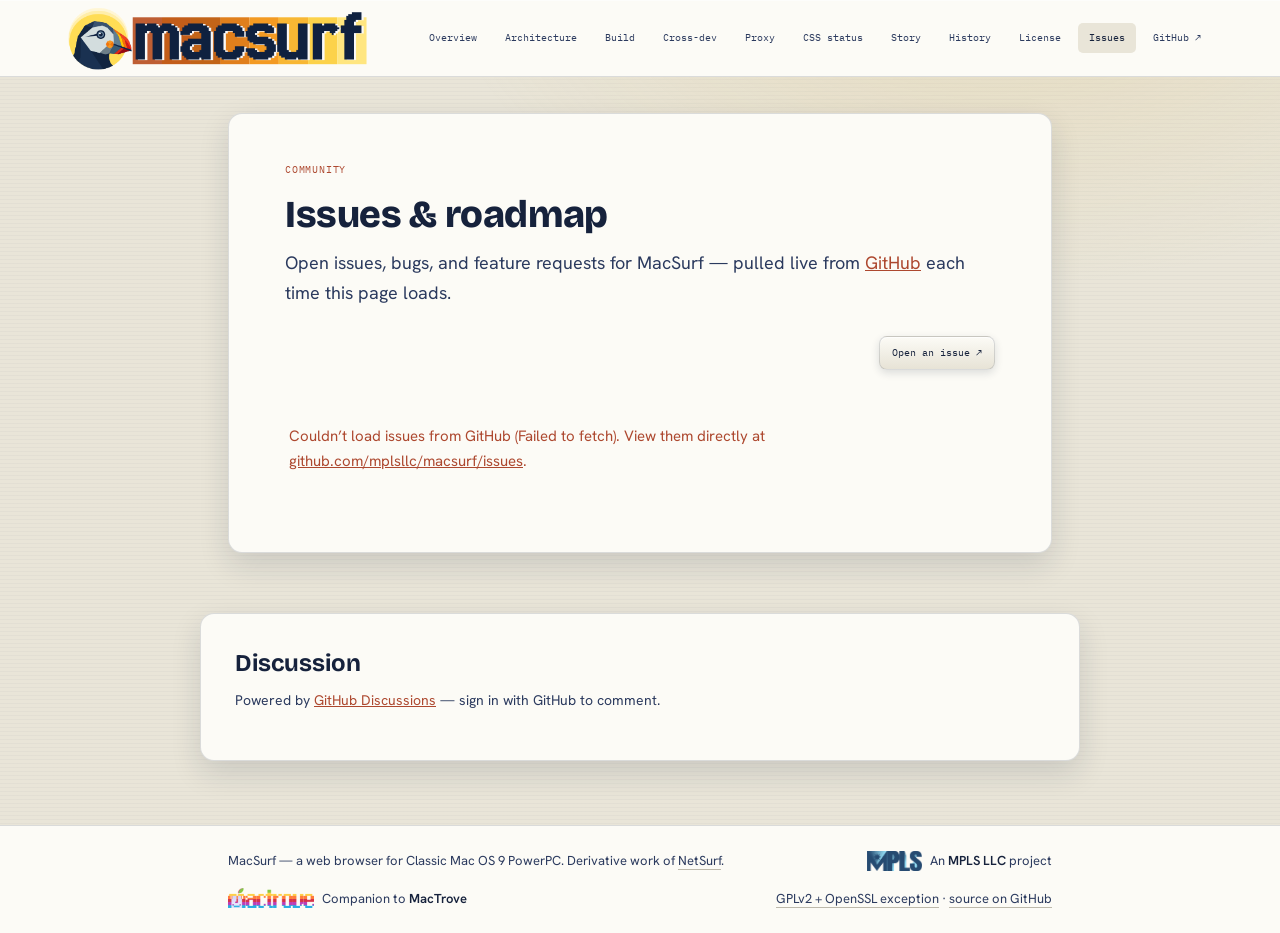
<file: issues.html>
<!DOCTYPE html>
<html lang="en">
<head>
<meta charset="UTF-8">
<meta name="viewport" content="width=device-width,initial-scale=1">
<title>Issues &amp; roadmap — MacSurf</title>
<meta name="description" content="Open issues and feature requests for MacSurf, pulled live from GitHub.">
<link rel="canonical" href="https://macsurf.org/issues.html">
<link rel="preconnect" href="https://fonts.googleapis.com">
<link rel="preconnect" href="https://fonts.gstatic.com" crossorigin>
<link href="https://fonts.googleapis.com/css2?family=Silkscreen:wght@400;700&family=Bricolage+Grotesque:opsz,wght@12..96,500;12..96,700;12..96,800&family=Hanken+Grotesk:wght@400;500;600&family=IBM+Plex+Mono:wght@400;500;600&display=swap" rel="stylesheet">
<link rel="stylesheet" href="core.css">
<link rel="stylesheet" href="docs.css">
<script defer src="https://stats.mp.ls/script.js" data-website-id="c9c06f2a-1e9e-4404-9698-0f9e87c50911"></script>
<style>
  .issues-bar{display:flex;flex-wrap:wrap;gap:12px;align-items:center;justify-content:space-between;margin:6px 0 24px;}
  .issues-count{font-family:'IBM Plex Mono',monospace;font-size:10px;color:var(--ink-2);}
  .issues-count b{color:var(--rust);}
  .issue{
    display:block;text-decoration:none;color:inherit;
    background:var(--white);border:1px solid var(--hair);border-radius:10px;
    padding:18px 20px;margin:0 0 14px;
    box-shadow:0 10px 24px -12px var(--shadow);
    transition:transform .12s, box-shadow .12s;
  }
  .issue:hover{transform:translateY(-2px);box-shadow:0 14px 30px -12px var(--shadow);}
  .issue-top{display:flex;gap:12px;align-items:baseline;}
  .issue-num{
    font-family:'IBM Plex Mono',monospace;font-size:13px;font-weight:600;
    color:var(--white);background:var(--ink-2);border:1px solid var(--hair);
    border-radius:5px;padding:2px 7px;flex:none;
  }
  .issue-title{font-family:'Bricolage Grotesque',Georgia,serif;font-weight:700;font-size:18px;color:var(--ink);line-height:1.25;}
  .issue-labels{display:flex;flex-wrap:wrap;gap:6px;margin-top:11px;}
  .issue-label{
    font-family:'IBM Plex Mono',monospace;font-size:11px;font-weight:500;
    padding:2px 8px;border-radius:20px;border:1px solid rgba(0,0,0,.18);
  }
  .issue-meta{
    display:flex;flex-wrap:wrap;gap:14px;margin-top:12px;
    font-family:'IBM Plex Mono',monospace;font-size:12px;color:var(--ink-2);
  }
  .issue-meta .gh{color:var(--rust);}
  .issues-state{padding:30px 4px;color:var(--ink-2);font-size:15px;}
  .issues-state.err{color:var(--rust);}
  .skeleton{
    background:var(--white);border:1px solid var(--platinum-d);border-radius:10px;
    height:84px;margin:0 0 14px;opacity:.55;
    background-image:linear-gradient(90deg,transparent,rgba(255,255,255,.7),transparent);
    background-size:200% 100%;animation:sk 1.3s linear infinite;
  }
  @keyframes sk{to{background-position:-200% 0;}}
  @media(prefers-reduced-motion:reduce){.skeleton{animation:none;}}
</style>
</head>
<body>

<header class="menubar">
  <div class="wrap">
    <a class="brand" href="./"><img src="bannerlogo.png" alt="MacSurf"></a>
    <nav class="menu-links">
      <a href="./">Overview</a>
      <a href="architecture.html">Architecture</a>
      <a href="build.html">Build</a>
      <a href="cross-dev.html">Cross-dev</a>
      <a href="proxy.html">Proxy</a>
      <a href="css.html">CSS status</a>
      <a href="story.html">Story</a>
      <a href="history.html">History</a>
      <a href="license.html">License</a>
      <a href="issues.html" class="active">Issues</a>
      <a href="https://github.com/mplsllc/macsurf">GitHub ↗</a>
    </nav>
  </div>
</header>

<main class="wrap">
  <article class="doc">
    <div class="eyebrow">Community</div>
    <h1>Issues &amp; roadmap</h1>
    <p class="lede">Open issues, bugs, and feature requests for MacSurf — pulled live from
    <a href="https://github.com/mplsllc/macsurf/issues">GitHub</a> each time this page loads.</p>

    <div class="issues-bar">
      <span class="issues-count" id="issues-count">Loading…</span>
      <a class="btn-ghost" style="font-family:'IBM Plex Mono',monospace;font-size:10px;text-decoration:none;color:var(--ink);background:linear-gradient(var(--white),#e7e3d6);border:1px solid var(--hair);border-radius:8px;padding:8px 12px;box-shadow:0 1px 0 rgba(255,255,255,.7) inset,0 3px 8px var(--shadow);" href="https://github.com/mplsllc/macsurf/issues/new/choose" rel="noopener">Open an issue ↗</a>
    </div>

    <div id="issues-list">
      <div class="skeleton"></div><div class="skeleton"></div><div class="skeleton"></div>
    </div>
  </article>
</main>

<section class="discuss">
  <div class="discuss-card">
    <h2>Discussion</h2>
    <p class="note">Powered by <a href="https://github.com/mplsllc/macsurf/discussions" rel="noopener">GitHub Discussions</a> — sign in with GitHub to comment.</p>
    <script src="https://giscus.app/client.js"
      data-repo="mplsllc/macsurf"
      data-repo-id="R_kgDOR8m90A"
      data-category="Announcements"
      data-category-id="DIC_kwDOR8m90M4C9es5"
      data-mapping="pathname"
      data-strict="0"
      data-reactions-enabled="1"
      data-emit-metadata="0"
      data-input-position="bottom"
      data-theme="light"
      data-lang="en"
      crossorigin="anonymous"
      async>
    </script>
  </div>
</section>

<footer class="foot">
  <div class="wrap">
    <span>MacSurf — a web browser for Classic Mac OS 9 PowerPC. Derivative work of <a href="https://www.netsurf-browser.org/">NetSurf</a>.</span>
    <a class="mpls-mark" href="https://mp.ls/" rel="noopener">
      <img src="img/mpls-lightlogo.png" alt="MPLS LLC" style="height:20px;width:auto;">
      <span>An <strong>MPLS LLC</strong> project</span>
    </a>
    <a class="mpls-mark" href="https://mactrove.com/" rel="noopener">
      <img src="img/mactrove-logo.png" alt="MacTrove" style="height:20px;width:auto;">
      <span>Companion to <strong>MacTrove</strong></span>
    </a>
    <span><a href="license.html">GPLv2 + OpenSSL exception</a> · <a href="https://github.com/mplsllc/macsurf">source on GitHub</a></span>
  </div>
</footer>

<script>
(function(){
  var REPO = 'mplsllc/macsurf';
  var listEl = document.getElementById('issues-list');
  var countEl = document.getElementById('issues-count');

  function esc(s){ return (s||'').replace(/[&<>"']/g, function(c){
    return {'&':'&amp;','<':'&lt;','>':'&gt;','"':'&quot;',"'":'&#39;'}[c]; }); }

  // pick black/white text for a given hex bg for readable label chips
  function textOn(hex){
    if(!hex) return '#16223c';
    var r=parseInt(hex.substr(0,2),16), g=parseInt(hex.substr(2,2),16), b=parseInt(hex.substr(4,2),16);
    var lum=(0.299*r+0.587*g+0.114*b)/255;
    return lum>0.6 ? '#16223c' : '#ffffff';
  }

  function ago(iso){
    var d=new Date(iso), now=new Date(), s=Math.floor((now-d)/1000);
    var u=[['year',31536000],['month',2592000],['week',604800],['day',86400],['hour',3600],['minute',60]];
    for(var i=0;i<u.length;i++){ var n=Math.floor(s/u[i][1]); if(n>=1) return n+' '+u[i][0]+(n>1?'s':'')+' ago'; }
    return 'just now';
  }

  function render(issues){
    if(!issues.length){
      countEl.innerHTML = 'No open issues';
      listEl.innerHTML = '<div class="issues-state">🎉 No open issues right now. If you hit a bug, '+
        '<a href="https://github.com/'+REPO+'/issues/new/choose">open one on GitHub</a>.</div>';
      return;
    }
    countEl.innerHTML = '<b>'+issues.length+'</b> open issue'+(issues.length>1?'s':'');
    listEl.innerHTML = issues.map(function(it){
      var labels = (it.labels||[]).map(function(l){
        var c = (l.color||'cccccc');
        return '<span class="issue-label" style="background:#'+c+';color:'+textOn(c)+'">'+esc(l.name)+'</span>';
      }).join('');
      return '<a class="issue" href="'+esc(it.html_url)+'" rel="noopener">'+
        '<div class="issue-top"><span class="issue-num">#'+it.number+'</span>'+
        '<span class="issue-title">'+esc(it.title)+'</span></div>'+
        (labels ? '<div class="issue-labels">'+labels+'</div>' : '')+
        '<div class="issue-meta">'+
          '<span>opened '+ago(it.created_at)+' by '+esc(it.user&&it.user.login)+'</span>'+
          '<span>💬 '+(it.comments||0)+'</span>'+
          '<span class="gh">View on GitHub ↗</span>'+
        '</div></a>';
    }).join('');
  }

  function fail(msg){
    countEl.textContent = '';
    listEl.innerHTML = '<div class="issues-state err">Couldn’t load issues from GitHub'+
      (msg?(' ('+esc(msg)+')'):'')+'. View them directly at '+
      '<a href="https://github.com/'+REPO+'/issues">github.com/'+REPO+'/issues</a>.</div>';
  }

  fetch('https://api.github.com/repos/'+REPO+'/issues?state=open&per_page=100&sort=created&direction=desc',
        {headers:{'Accept':'application/vnd.github+json'}})
    .then(function(r){ if(!r.ok) throw new Error('HTTP '+r.status); return r.json(); })
    .then(function(items){ render(items.filter(function(i){ return !i.pull_request; })); })
    .catch(function(e){ fail(e.message); });
})();
</script>

</body>
</html>
</file>
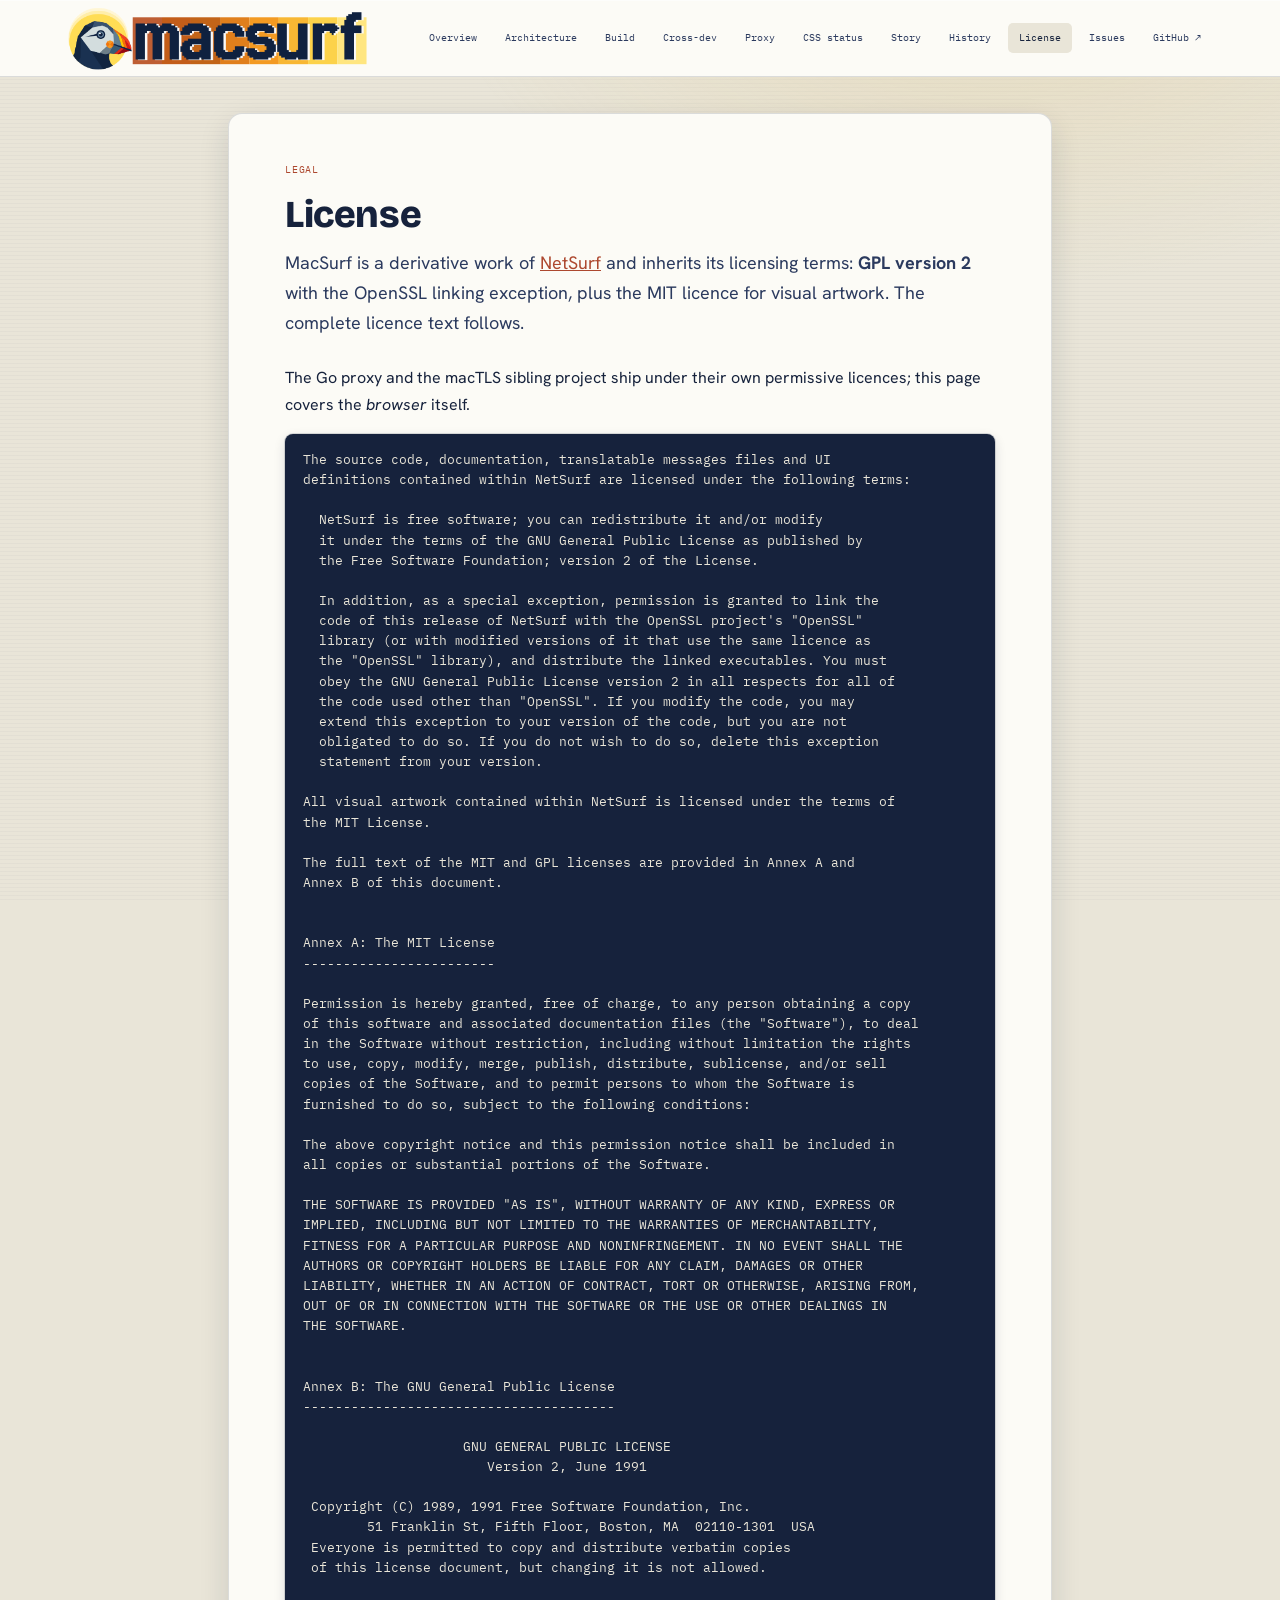
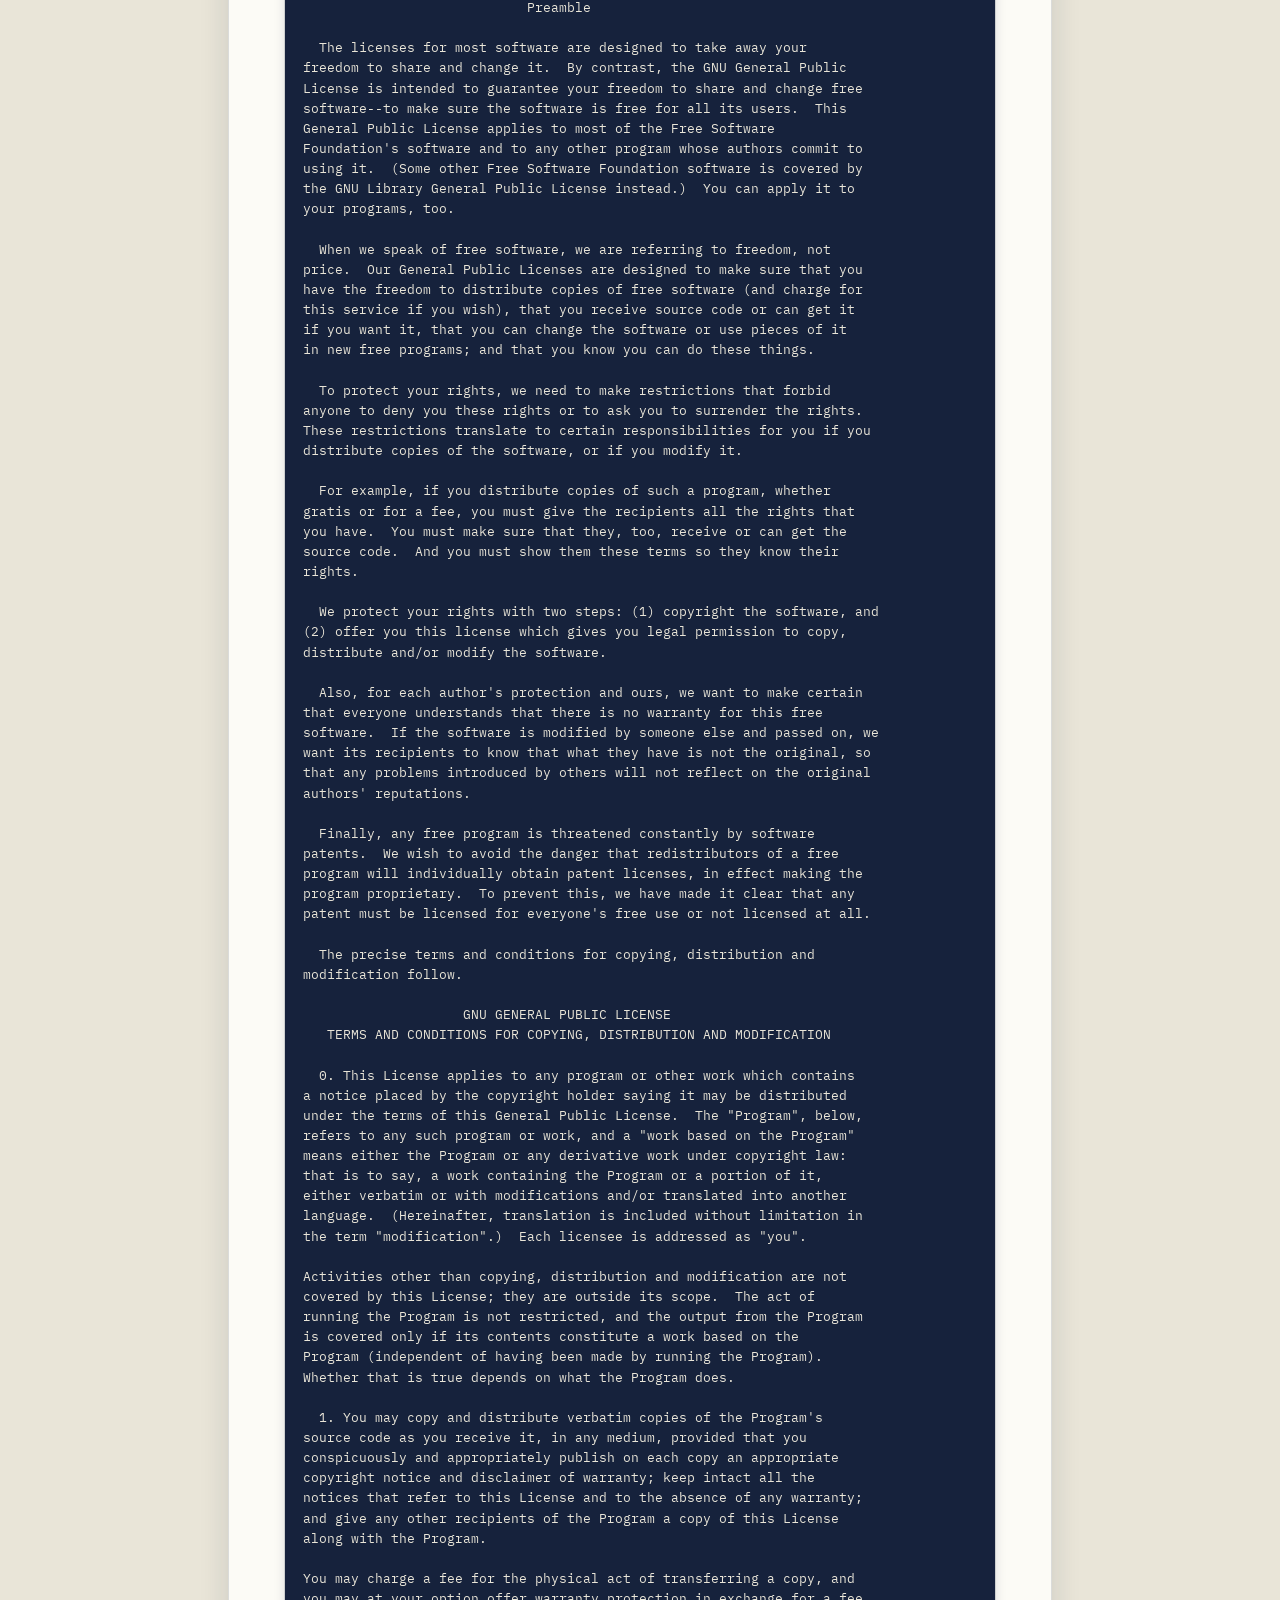
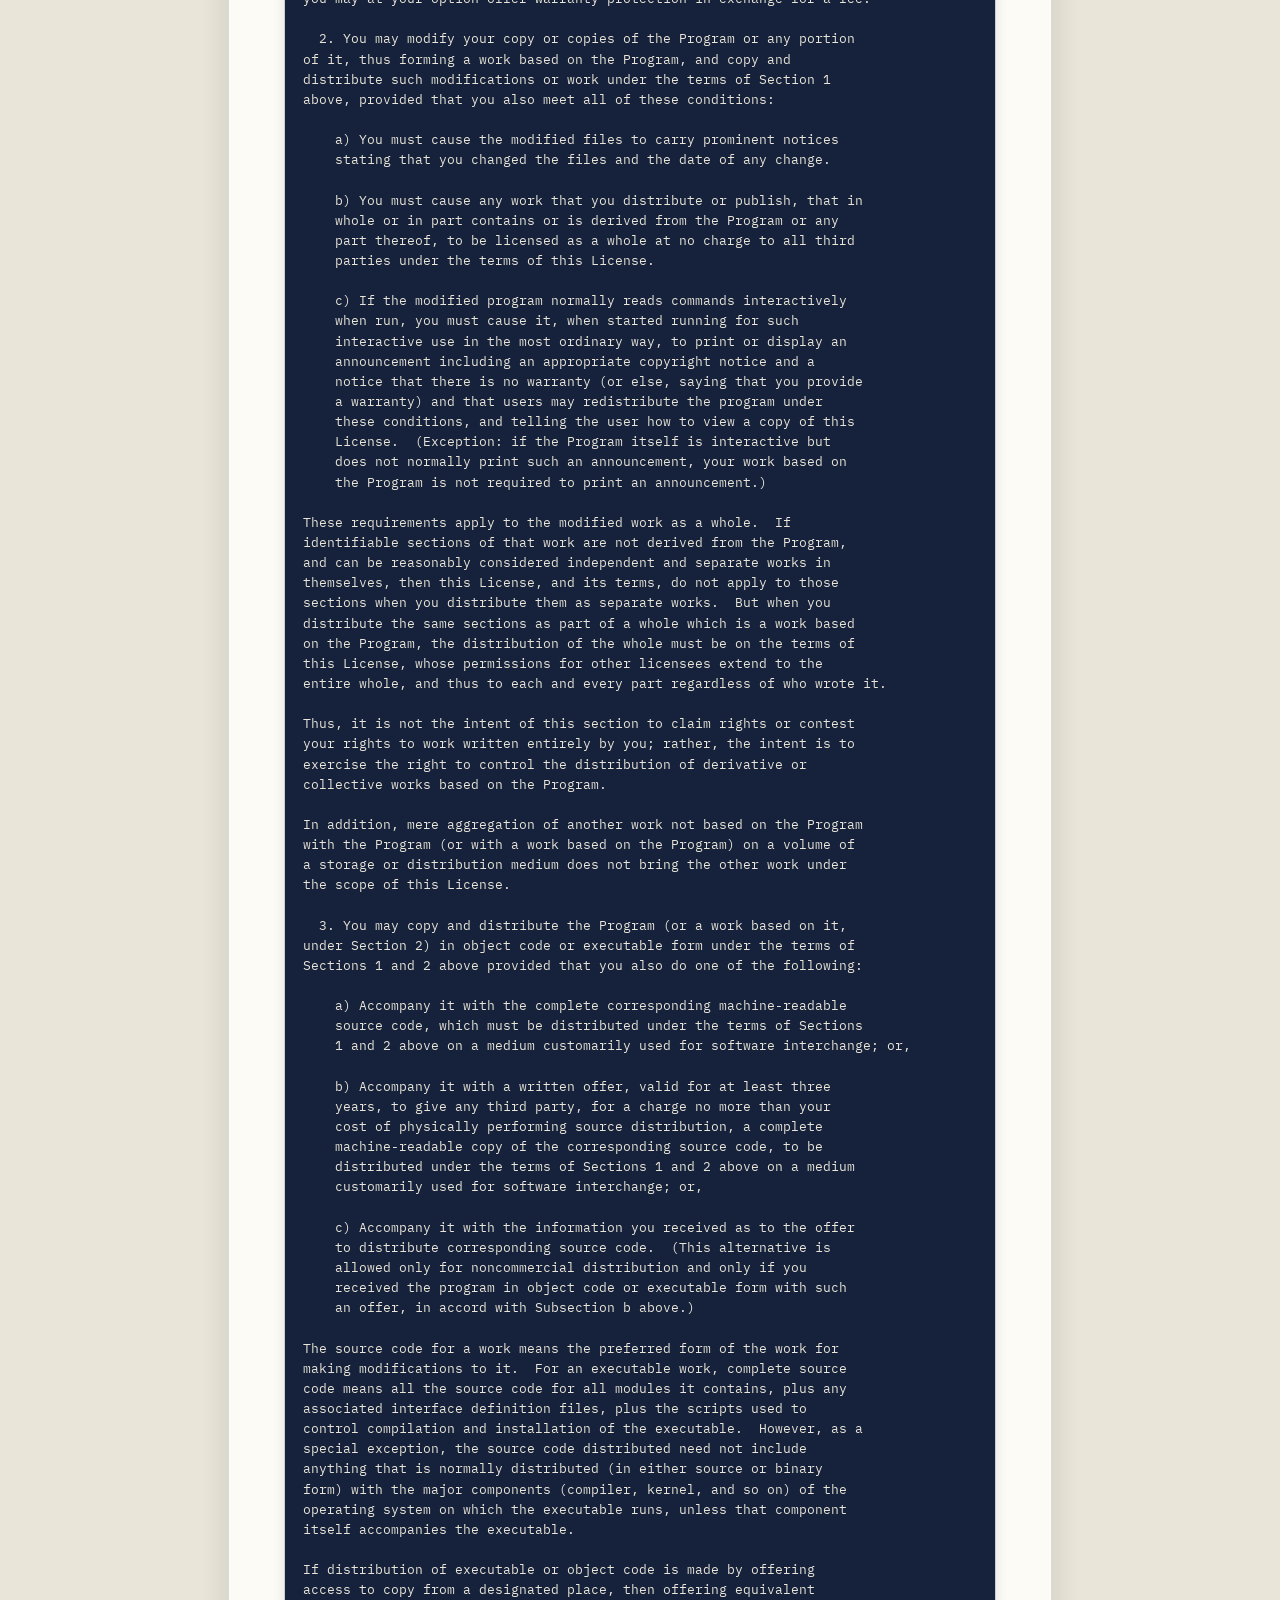
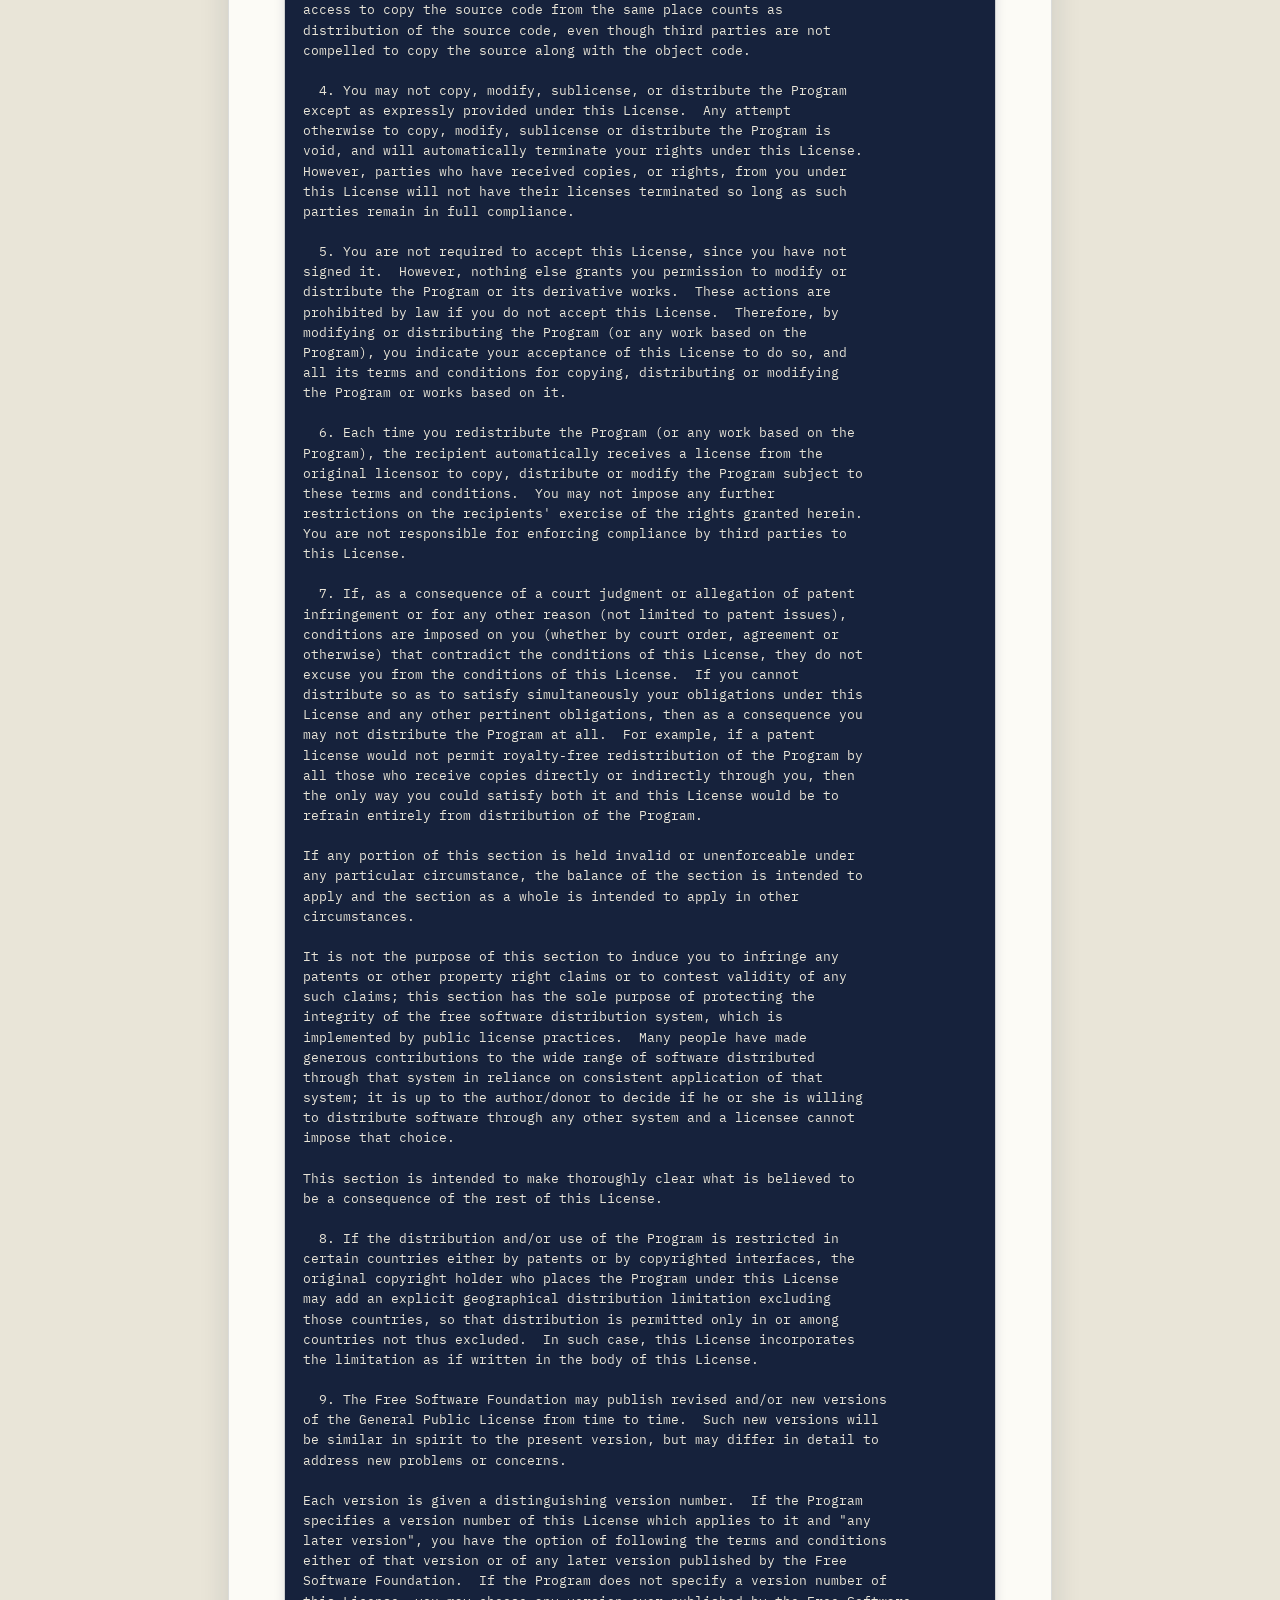
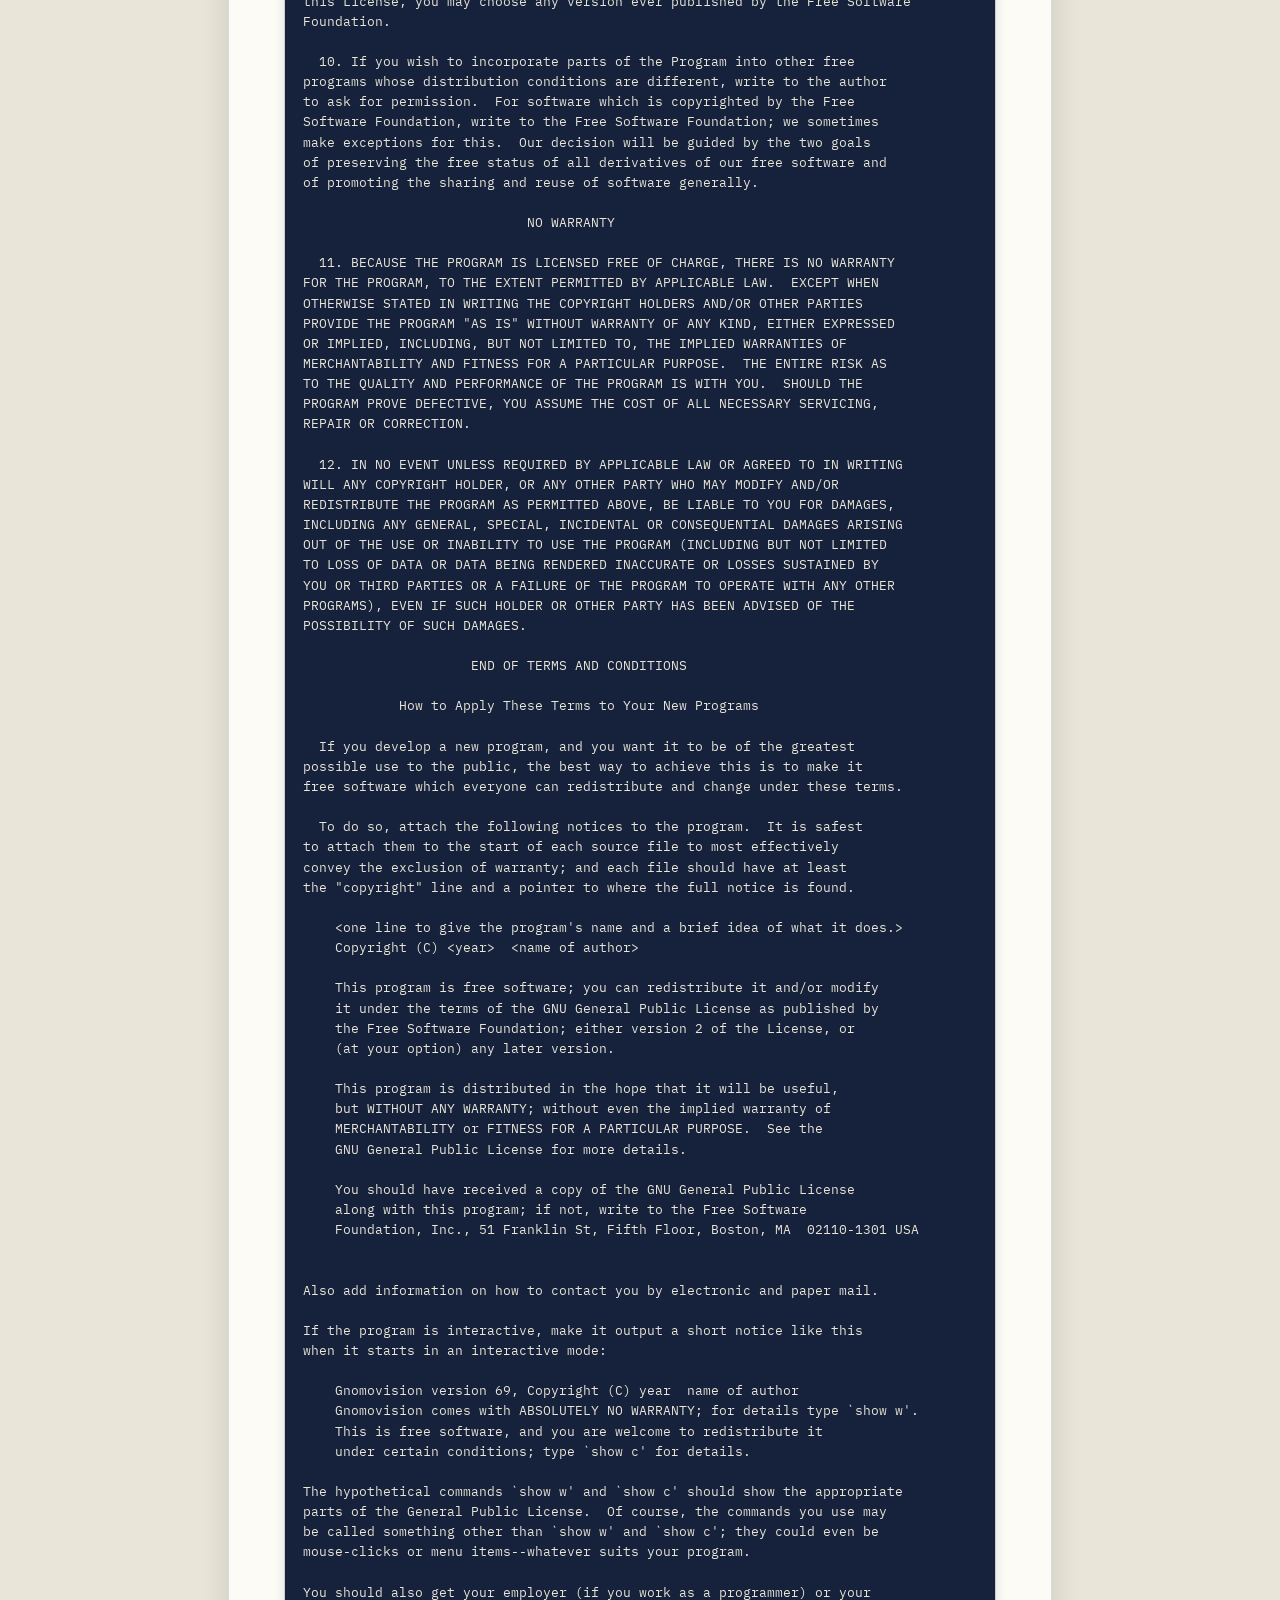
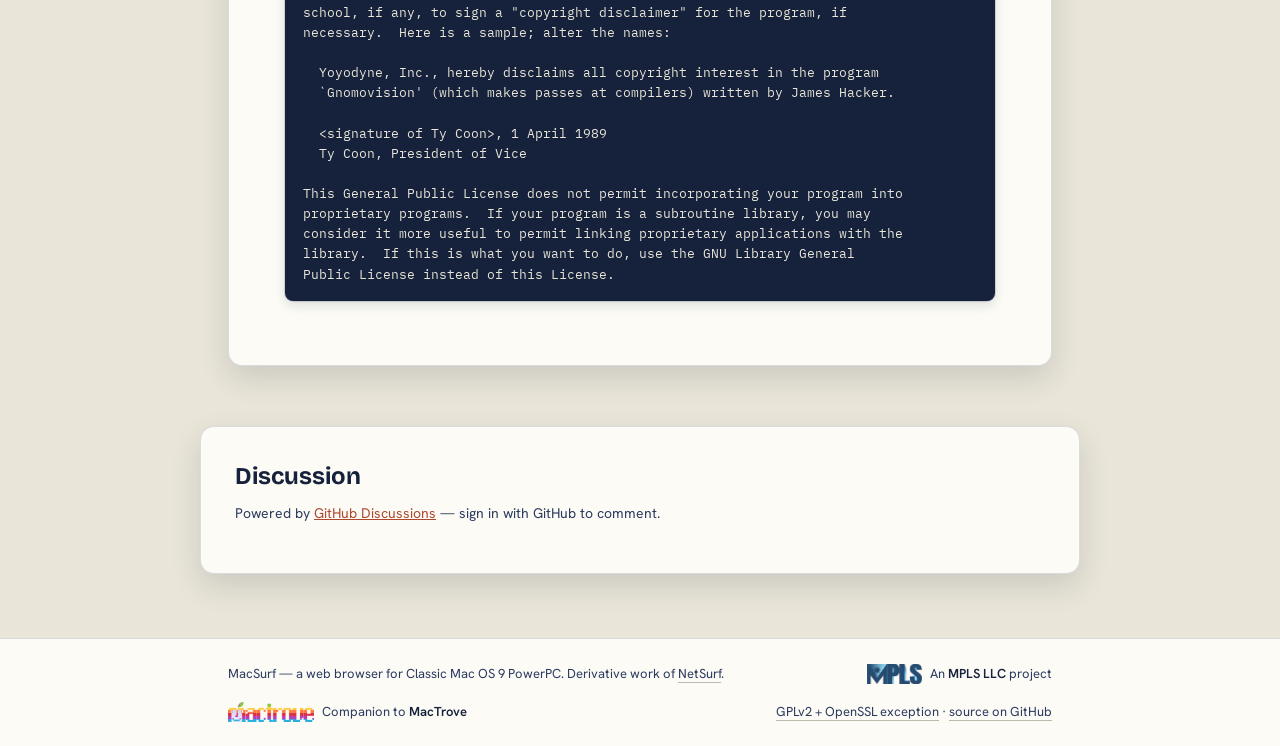
<file: license.html>
<!DOCTYPE html>
<html lang="en">
<head>
<meta charset="UTF-8">
<meta name="viewport" content="width=device-width,initial-scale=1">
<title>License — MacSurf</title>
<meta name="description" content="MacSurf license: GPL version 2 with the OpenSSL linking exception, plus the MIT licence for visual artwork. Inherited from NetSurf.">
<link rel="canonical" href="https://macsurf.org/license.html">
<link rel="preconnect" href="https://fonts.googleapis.com">
<link rel="preconnect" href="https://fonts.gstatic.com" crossorigin>
<link href="https://fonts.googleapis.com/css2?family=Silkscreen:wght@400;700&family=Bricolage+Grotesque:opsz,wght@12..96,500;12..96,700;12..96,800&family=Hanken+Grotesk:wght@400;500;600&family=IBM+Plex+Mono:wght@400;500;600&display=swap" rel="stylesheet">
<link rel="stylesheet" href="core.css">
<link rel="stylesheet" href="docs.css">
<script defer src="https://stats.mp.ls/script.js" data-website-id="c9c06f2a-1e9e-4404-9698-0f9e87c50911"></script>
</head>
<body>

<header class="menubar">
  <div class="wrap">
    <a class="brand" href="./"><img src="bannerlogo.png" alt="MacSurf"></a>
    <nav class="menu-links">
      <a href="./">Overview</a>
      <a href="architecture.html">Architecture</a>
      <a href="build.html">Build</a>
      <a href="cross-dev.html">Cross-dev</a>
      <a href="proxy.html">Proxy</a>
      <a href="css.html">CSS status</a>
      <a href="story.html">Story</a>
      <a href="history.html">History</a>
      <a href="license.html" class="active">License</a>
      <a href="issues.html">Issues</a>
      <a href="https://github.com/mplsllc/macsurf">GitHub ↗</a>
    </nav>
  </div>
</header>

<main class="wrap">
  <article class="doc">
    <div class="eyebrow">Legal</div>
    <h1>License</h1>
    <p class="lede">MacSurf is a derivative work of <a href="https://www.netsurf-browser.org/">NetSurf</a> and inherits its licensing terms: <strong>GPL version 2</strong> with the OpenSSL linking exception, plus the MIT licence for visual artwork. The complete licence text follows.</p>
    <p>The Go proxy and the macTLS sibling project ship under their own permissive licences; this page covers the <em>browser</em> itself.</p>
    <pre><code>The source code, documentation, translatable messages files and UI 
definitions contained within NetSurf are licensed under the following terms:

  NetSurf is free software; you can redistribute it and/or modify
  it under the terms of the GNU General Public License as published by
  the Free Software Foundation; version 2 of the License.
  
  In addition, as a special exception, permission is granted to link the
  code of this release of NetSurf with the OpenSSL project&#x27;s &quot;OpenSSL&quot;
  library (or with modified versions of it that use the same licence as 
  the &quot;OpenSSL&quot; library), and distribute the linked executables. You must
  obey the GNU General Public License version 2 in all respects for all of 
  the code used other than &quot;OpenSSL&quot;. If you modify the code, you may 
  extend this exception to your version of the code, but you are not
  obligated to do so. If you do not wish to do so, delete this exception
  statement from your version.

All visual artwork contained within NetSurf is licensed under the terms of 
the MIT License.

The full text of the MIT and GPL licenses are provided in Annex A and 
Annex B of this document.


Annex A: The MIT License
------------------------

Permission is hereby granted, free of charge, to any person obtaining a copy 
of this software and associated documentation files (the &quot;Software&quot;), to deal
in the Software without restriction, including without limitation the rights 
to use, copy, modify, merge, publish, distribute, sublicense, and/or sell 
copies of the Software, and to permit persons to whom the Software is 
furnished to do so, subject to the following conditions: 

The above copyright notice and this permission notice shall be included in 
all copies or substantial portions of the Software. 

THE SOFTWARE IS PROVIDED &quot;AS IS&quot;, WITHOUT WARRANTY OF ANY KIND, EXPRESS OR 
IMPLIED, INCLUDING BUT NOT LIMITED TO THE WARRANTIES OF MERCHANTABILITY, 
FITNESS FOR A PARTICULAR PURPOSE AND NONINFRINGEMENT. IN NO EVENT SHALL THE 
AUTHORS OR COPYRIGHT HOLDERS BE LIABLE FOR ANY CLAIM, DAMAGES OR OTHER 
LIABILITY, WHETHER IN AN ACTION OF CONTRACT, TORT OR OTHERWISE, ARISING FROM,
OUT OF OR IN CONNECTION WITH THE SOFTWARE OR THE USE OR OTHER DEALINGS IN 
THE SOFTWARE. 


Annex B: The GNU General Public License
---------------------------------------

		    GNU GENERAL PUBLIC LICENSE
		       Version 2, June 1991

 Copyright (C) 1989, 1991 Free Software Foundation, Inc.
	51 Franklin St, Fifth Floor, Boston, MA  02110-1301  USA
 Everyone is permitted to copy and distribute verbatim copies
 of this license document, but changing it is not allowed.

			    Preamble

  The licenses for most software are designed to take away your
freedom to share and change it.  By contrast, the GNU General Public
License is intended to guarantee your freedom to share and change free
software--to make sure the software is free for all its users.  This
General Public License applies to most of the Free Software
Foundation&#x27;s software and to any other program whose authors commit to
using it.  (Some other Free Software Foundation software is covered by
the GNU Library General Public License instead.)  You can apply it to
your programs, too.

  When we speak of free software, we are referring to freedom, not
price.  Our General Public Licenses are designed to make sure that you
have the freedom to distribute copies of free software (and charge for
this service if you wish), that you receive source code or can get it
if you want it, that you can change the software or use pieces of it
in new free programs; and that you know you can do these things.

  To protect your rights, we need to make restrictions that forbid
anyone to deny you these rights or to ask you to surrender the rights.
These restrictions translate to certain responsibilities for you if you
distribute copies of the software, or if you modify it.

  For example, if you distribute copies of such a program, whether
gratis or for a fee, you must give the recipients all the rights that
you have.  You must make sure that they, too, receive or can get the
source code.  And you must show them these terms so they know their
rights.

  We protect your rights with two steps: (1) copyright the software, and
(2) offer you this license which gives you legal permission to copy,
distribute and/or modify the software.

  Also, for each author&#x27;s protection and ours, we want to make certain
that everyone understands that there is no warranty for this free
software.  If the software is modified by someone else and passed on, we
want its recipients to know that what they have is not the original, so
that any problems introduced by others will not reflect on the original
authors&#x27; reputations.

  Finally, any free program is threatened constantly by software
patents.  We wish to avoid the danger that redistributors of a free
program will individually obtain patent licenses, in effect making the
program proprietary.  To prevent this, we have made it clear that any
patent must be licensed for everyone&#x27;s free use or not licensed at all.

  The precise terms and conditions for copying, distribution and
modification follow.

		    GNU GENERAL PUBLIC LICENSE
   TERMS AND CONDITIONS FOR COPYING, DISTRIBUTION AND MODIFICATION

  0. This License applies to any program or other work which contains
a notice placed by the copyright holder saying it may be distributed
under the terms of this General Public License.  The &quot;Program&quot;, below,
refers to any such program or work, and a &quot;work based on the Program&quot;
means either the Program or any derivative work under copyright law:
that is to say, a work containing the Program or a portion of it,
either verbatim or with modifications and/or translated into another
language.  (Hereinafter, translation is included without limitation in
the term &quot;modification&quot;.)  Each licensee is addressed as &quot;you&quot;.

Activities other than copying, distribution and modification are not
covered by this License; they are outside its scope.  The act of
running the Program is not restricted, and the output from the Program
is covered only if its contents constitute a work based on the
Program (independent of having been made by running the Program).
Whether that is true depends on what the Program does.

  1. You may copy and distribute verbatim copies of the Program&#x27;s
source code as you receive it, in any medium, provided that you
conspicuously and appropriately publish on each copy an appropriate
copyright notice and disclaimer of warranty; keep intact all the
notices that refer to this License and to the absence of any warranty;
and give any other recipients of the Program a copy of this License
along with the Program.

You may charge a fee for the physical act of transferring a copy, and
you may at your option offer warranty protection in exchange for a fee.

  2. You may modify your copy or copies of the Program or any portion
of it, thus forming a work based on the Program, and copy and
distribute such modifications or work under the terms of Section 1
above, provided that you also meet all of these conditions:

    a) You must cause the modified files to carry prominent notices
    stating that you changed the files and the date of any change.

    b) You must cause any work that you distribute or publish, that in
    whole or in part contains or is derived from the Program or any
    part thereof, to be licensed as a whole at no charge to all third
    parties under the terms of this License.

    c) If the modified program normally reads commands interactively
    when run, you must cause it, when started running for such
    interactive use in the most ordinary way, to print or display an
    announcement including an appropriate copyright notice and a
    notice that there is no warranty (or else, saying that you provide
    a warranty) and that users may redistribute the program under
    these conditions, and telling the user how to view a copy of this
    License.  (Exception: if the Program itself is interactive but
    does not normally print such an announcement, your work based on
    the Program is not required to print an announcement.)

These requirements apply to the modified work as a whole.  If
identifiable sections of that work are not derived from the Program,
and can be reasonably considered independent and separate works in
themselves, then this License, and its terms, do not apply to those
sections when you distribute them as separate works.  But when you
distribute the same sections as part of a whole which is a work based
on the Program, the distribution of the whole must be on the terms of
this License, whose permissions for other licensees extend to the
entire whole, and thus to each and every part regardless of who wrote it.

Thus, it is not the intent of this section to claim rights or contest
your rights to work written entirely by you; rather, the intent is to
exercise the right to control the distribution of derivative or
collective works based on the Program.

In addition, mere aggregation of another work not based on the Program
with the Program (or with a work based on the Program) on a volume of
a storage or distribution medium does not bring the other work under
the scope of this License.

  3. You may copy and distribute the Program (or a work based on it,
under Section 2) in object code or executable form under the terms of
Sections 1 and 2 above provided that you also do one of the following:

    a) Accompany it with the complete corresponding machine-readable
    source code, which must be distributed under the terms of Sections
    1 and 2 above on a medium customarily used for software interchange; or,

    b) Accompany it with a written offer, valid for at least three
    years, to give any third party, for a charge no more than your
    cost of physically performing source distribution, a complete
    machine-readable copy of the corresponding source code, to be
    distributed under the terms of Sections 1 and 2 above on a medium
    customarily used for software interchange; or,

    c) Accompany it with the information you received as to the offer
    to distribute corresponding source code.  (This alternative is
    allowed only for noncommercial distribution and only if you
    received the program in object code or executable form with such
    an offer, in accord with Subsection b above.)

The source code for a work means the preferred form of the work for
making modifications to it.  For an executable work, complete source
code means all the source code for all modules it contains, plus any
associated interface definition files, plus the scripts used to
control compilation and installation of the executable.  However, as a
special exception, the source code distributed need not include
anything that is normally distributed (in either source or binary
form) with the major components (compiler, kernel, and so on) of the
operating system on which the executable runs, unless that component
itself accompanies the executable.

If distribution of executable or object code is made by offering
access to copy from a designated place, then offering equivalent
access to copy the source code from the same place counts as
distribution of the source code, even though third parties are not
compelled to copy the source along with the object code.

  4. You may not copy, modify, sublicense, or distribute the Program
except as expressly provided under this License.  Any attempt
otherwise to copy, modify, sublicense or distribute the Program is
void, and will automatically terminate your rights under this License.
However, parties who have received copies, or rights, from you under
this License will not have their licenses terminated so long as such
parties remain in full compliance.

  5. You are not required to accept this License, since you have not
signed it.  However, nothing else grants you permission to modify or
distribute the Program or its derivative works.  These actions are
prohibited by law if you do not accept this License.  Therefore, by
modifying or distributing the Program (or any work based on the
Program), you indicate your acceptance of this License to do so, and
all its terms and conditions for copying, distributing or modifying
the Program or works based on it.

  6. Each time you redistribute the Program (or any work based on the
Program), the recipient automatically receives a license from the
original licensor to copy, distribute or modify the Program subject to
these terms and conditions.  You may not impose any further
restrictions on the recipients&#x27; exercise of the rights granted herein.
You are not responsible for enforcing compliance by third parties to
this License.

  7. If, as a consequence of a court judgment or allegation of patent
infringement or for any other reason (not limited to patent issues),
conditions are imposed on you (whether by court order, agreement or
otherwise) that contradict the conditions of this License, they do not
excuse you from the conditions of this License.  If you cannot
distribute so as to satisfy simultaneously your obligations under this
License and any other pertinent obligations, then as a consequence you
may not distribute the Program at all.  For example, if a patent
license would not permit royalty-free redistribution of the Program by
all those who receive copies directly or indirectly through you, then
the only way you could satisfy both it and this License would be to
refrain entirely from distribution of the Program.

If any portion of this section is held invalid or unenforceable under
any particular circumstance, the balance of the section is intended to
apply and the section as a whole is intended to apply in other
circumstances.

It is not the purpose of this section to induce you to infringe any
patents or other property right claims or to contest validity of any
such claims; this section has the sole purpose of protecting the
integrity of the free software distribution system, which is
implemented by public license practices.  Many people have made
generous contributions to the wide range of software distributed
through that system in reliance on consistent application of that
system; it is up to the author/donor to decide if he or she is willing
to distribute software through any other system and a licensee cannot
impose that choice.

This section is intended to make thoroughly clear what is believed to
be a consequence of the rest of this License.

  8. If the distribution and/or use of the Program is restricted in
certain countries either by patents or by copyrighted interfaces, the
original copyright holder who places the Program under this License
may add an explicit geographical distribution limitation excluding
those countries, so that distribution is permitted only in or among
countries not thus excluded.  In such case, this License incorporates
the limitation as if written in the body of this License.

  9. The Free Software Foundation may publish revised and/or new versions
of the General Public License from time to time.  Such new versions will
be similar in spirit to the present version, but may differ in detail to
address new problems or concerns.

Each version is given a distinguishing version number.  If the Program
specifies a version number of this License which applies to it and &quot;any
later version&quot;, you have the option of following the terms and conditions
either of that version or of any later version published by the Free
Software Foundation.  If the Program does not specify a version number of
this License, you may choose any version ever published by the Free Software
Foundation.

  10. If you wish to incorporate parts of the Program into other free
programs whose distribution conditions are different, write to the author
to ask for permission.  For software which is copyrighted by the Free
Software Foundation, write to the Free Software Foundation; we sometimes
make exceptions for this.  Our decision will be guided by the two goals
of preserving the free status of all derivatives of our free software and
of promoting the sharing and reuse of software generally.

			    NO WARRANTY

  11. BECAUSE THE PROGRAM IS LICENSED FREE OF CHARGE, THERE IS NO WARRANTY
FOR THE PROGRAM, TO THE EXTENT PERMITTED BY APPLICABLE LAW.  EXCEPT WHEN
OTHERWISE STATED IN WRITING THE COPYRIGHT HOLDERS AND/OR OTHER PARTIES
PROVIDE THE PROGRAM &quot;AS IS&quot; WITHOUT WARRANTY OF ANY KIND, EITHER EXPRESSED
OR IMPLIED, INCLUDING, BUT NOT LIMITED TO, THE IMPLIED WARRANTIES OF
MERCHANTABILITY AND FITNESS FOR A PARTICULAR PURPOSE.  THE ENTIRE RISK AS
TO THE QUALITY AND PERFORMANCE OF THE PROGRAM IS WITH YOU.  SHOULD THE
PROGRAM PROVE DEFECTIVE, YOU ASSUME THE COST OF ALL NECESSARY SERVICING,
REPAIR OR CORRECTION.

  12. IN NO EVENT UNLESS REQUIRED BY APPLICABLE LAW OR AGREED TO IN WRITING
WILL ANY COPYRIGHT HOLDER, OR ANY OTHER PARTY WHO MAY MODIFY AND/OR
REDISTRIBUTE THE PROGRAM AS PERMITTED ABOVE, BE LIABLE TO YOU FOR DAMAGES,
INCLUDING ANY GENERAL, SPECIAL, INCIDENTAL OR CONSEQUENTIAL DAMAGES ARISING
OUT OF THE USE OR INABILITY TO USE THE PROGRAM (INCLUDING BUT NOT LIMITED
TO LOSS OF DATA OR DATA BEING RENDERED INACCURATE OR LOSSES SUSTAINED BY
YOU OR THIRD PARTIES OR A FAILURE OF THE PROGRAM TO OPERATE WITH ANY OTHER
PROGRAMS), EVEN IF SUCH HOLDER OR OTHER PARTY HAS BEEN ADVISED OF THE
POSSIBILITY OF SUCH DAMAGES.

		     END OF TERMS AND CONDITIONS

	    How to Apply These Terms to Your New Programs

  If you develop a new program, and you want it to be of the greatest
possible use to the public, the best way to achieve this is to make it
free software which everyone can redistribute and change under these terms.

  To do so, attach the following notices to the program.  It is safest
to attach them to the start of each source file to most effectively
convey the exclusion of warranty; and each file should have at least
the &quot;copyright&quot; line and a pointer to where the full notice is found.

    &lt;one line to give the program&#x27;s name and a brief idea of what it does.&gt;
    Copyright (C) &lt;year&gt;  &lt;name of author&gt;

    This program is free software; you can redistribute it and/or modify
    it under the terms of the GNU General Public License as published by
    the Free Software Foundation; either version 2 of the License, or
    (at your option) any later version.

    This program is distributed in the hope that it will be useful,
    but WITHOUT ANY WARRANTY; without even the implied warranty of
    MERCHANTABILITY or FITNESS FOR A PARTICULAR PURPOSE.  See the
    GNU General Public License for more details.

    You should have received a copy of the GNU General Public License
    along with this program; if not, write to the Free Software
    Foundation, Inc., 51 Franklin St, Fifth Floor, Boston, MA  02110-1301 USA


Also add information on how to contact you by electronic and paper mail.

If the program is interactive, make it output a short notice like this
when it starts in an interactive mode:

    Gnomovision version 69, Copyright (C) year  name of author
    Gnomovision comes with ABSOLUTELY NO WARRANTY; for details type `show w&#x27;.
    This is free software, and you are welcome to redistribute it
    under certain conditions; type `show c&#x27; for details.

The hypothetical commands `show w&#x27; and `show c&#x27; should show the appropriate
parts of the General Public License.  Of course, the commands you use may
be called something other than `show w&#x27; and `show c&#x27;; they could even be
mouse-clicks or menu items--whatever suits your program.

You should also get your employer (if you work as a programmer) or your
school, if any, to sign a &quot;copyright disclaimer&quot; for the program, if
necessary.  Here is a sample; alter the names:

  Yoyodyne, Inc., hereby disclaims all copyright interest in the program
  `Gnomovision&#x27; (which makes passes at compilers) written by James Hacker.

  &lt;signature of Ty Coon&gt;, 1 April 1989
  Ty Coon, President of Vice

This General Public License does not permit incorporating your program into
proprietary programs.  If your program is a subroutine library, you may
consider it more useful to permit linking proprietary applications with the
library.  If this is what you want to do, use the GNU Library General
Public License instead of this License.
</code></pre>
  </article>
</main>

<section class="discuss">
  <div class="discuss-card">
    <h2>Discussion</h2>
    <p class="note">Powered by <a href="https://github.com/mplsllc/macsurf/discussions" rel="noopener">GitHub Discussions</a> — sign in with GitHub to comment.</p>
    <script src="https://giscus.app/client.js"
      data-repo="mplsllc/macsurf"
      data-repo-id="R_kgDOR8m90A"
      data-category="Announcements"
      data-category-id="DIC_kwDOR8m90M4C9es5"
      data-mapping="pathname"
      data-strict="0"
      data-reactions-enabled="1"
      data-emit-metadata="0"
      data-input-position="bottom"
      data-theme="light"
      data-lang="en"
      crossorigin="anonymous"
      async>
    </script>
  </div>
</section>
<footer class="foot">
  <div class="wrap">
    <span>MacSurf — a web browser for Classic Mac OS 9 PowerPC. Derivative work of <a href="https://www.netsurf-browser.org/">NetSurf</a>.</span>
    <a class="mpls-mark" href="https://mp.ls/" rel="noopener">
      <img src="img/mpls-lightlogo.png" alt="MPLS LLC" style="height:20px;width:auto;">
      <span>An <strong>MPLS LLC</strong> project</span>
    </a>
    <a class="mpls-mark" href="https://mactrove.com/" rel="noopener">
      <img src="img/mactrove-logo.png" alt="MacTrove" style="height:20px;width:auto;">
      <span>Companion to <strong>MacTrove</strong></span>
    </a>
    <span><a href="license.html">GPLv2 + OpenSSL exception</a> · <a href="https://github.com/mplsllc/macsurf">source on GitHub</a></span>
  </div>
</footer>

</body>
</html>
</file>
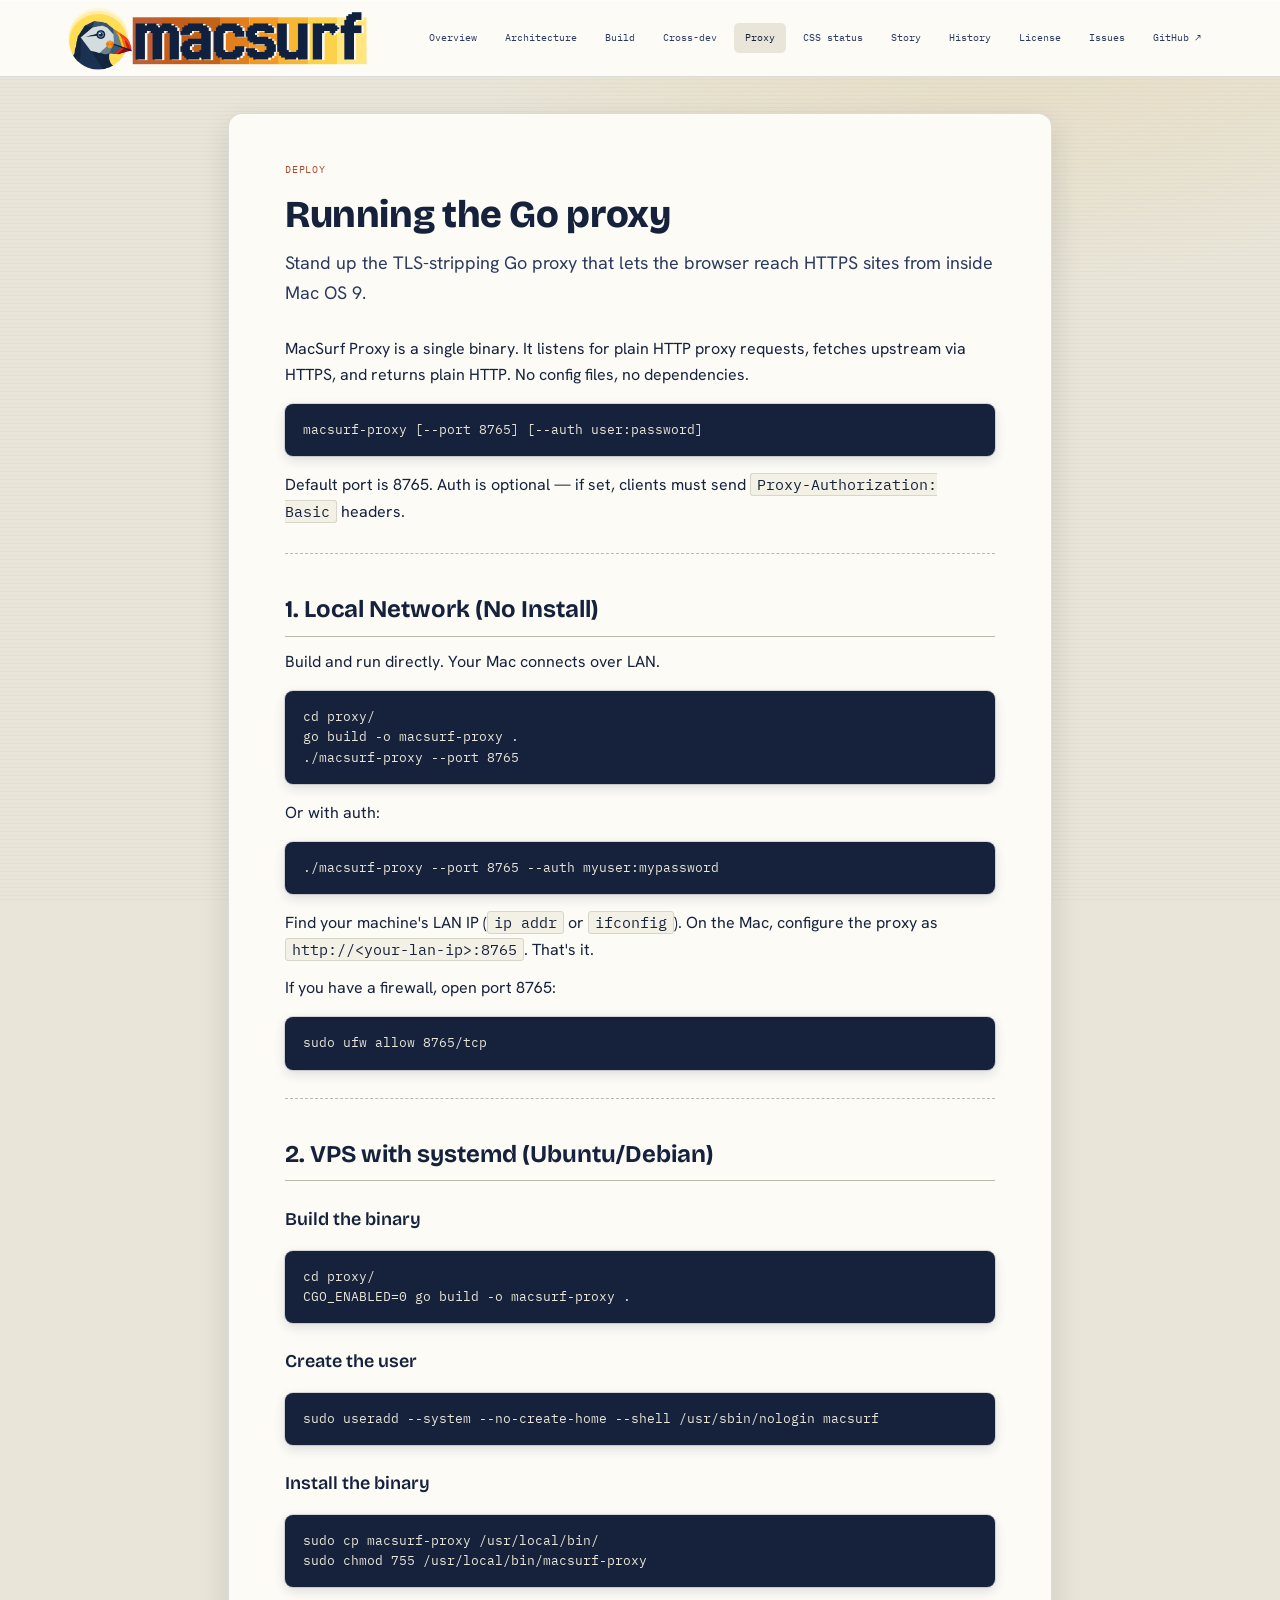
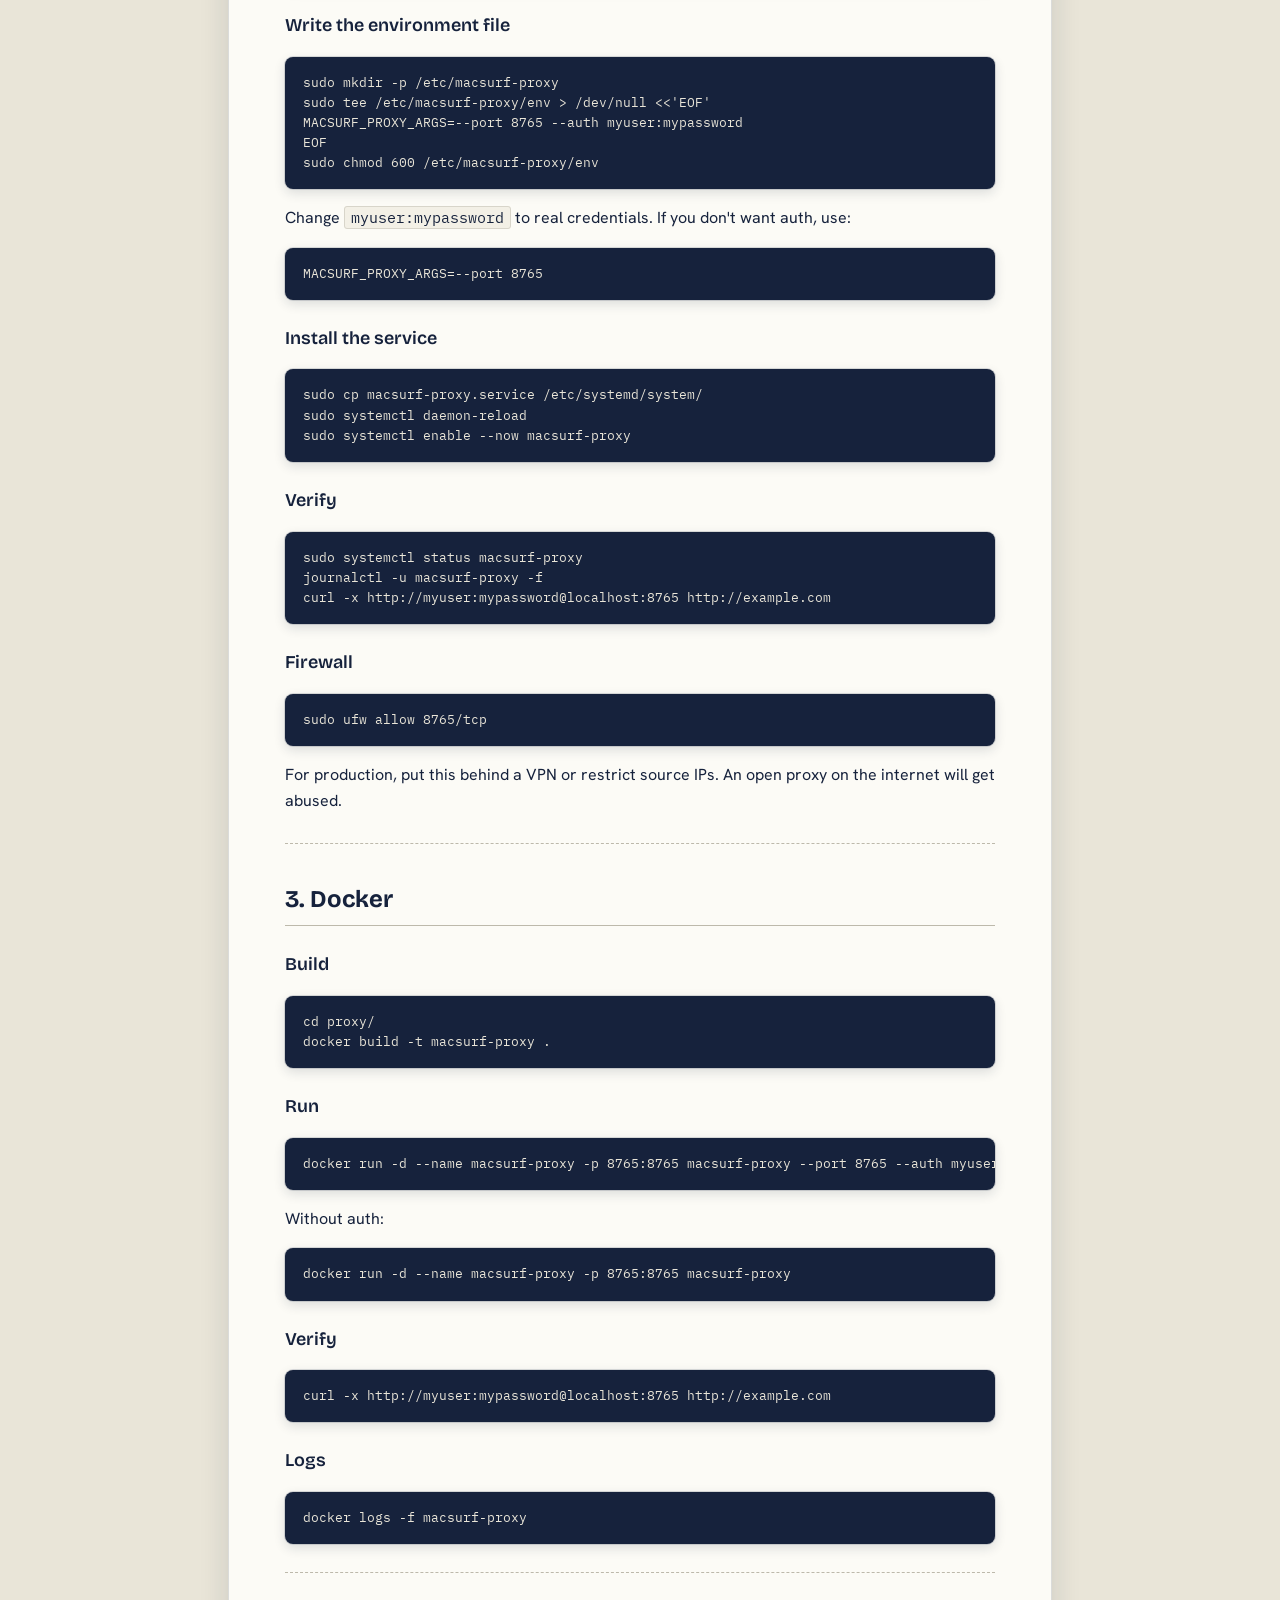
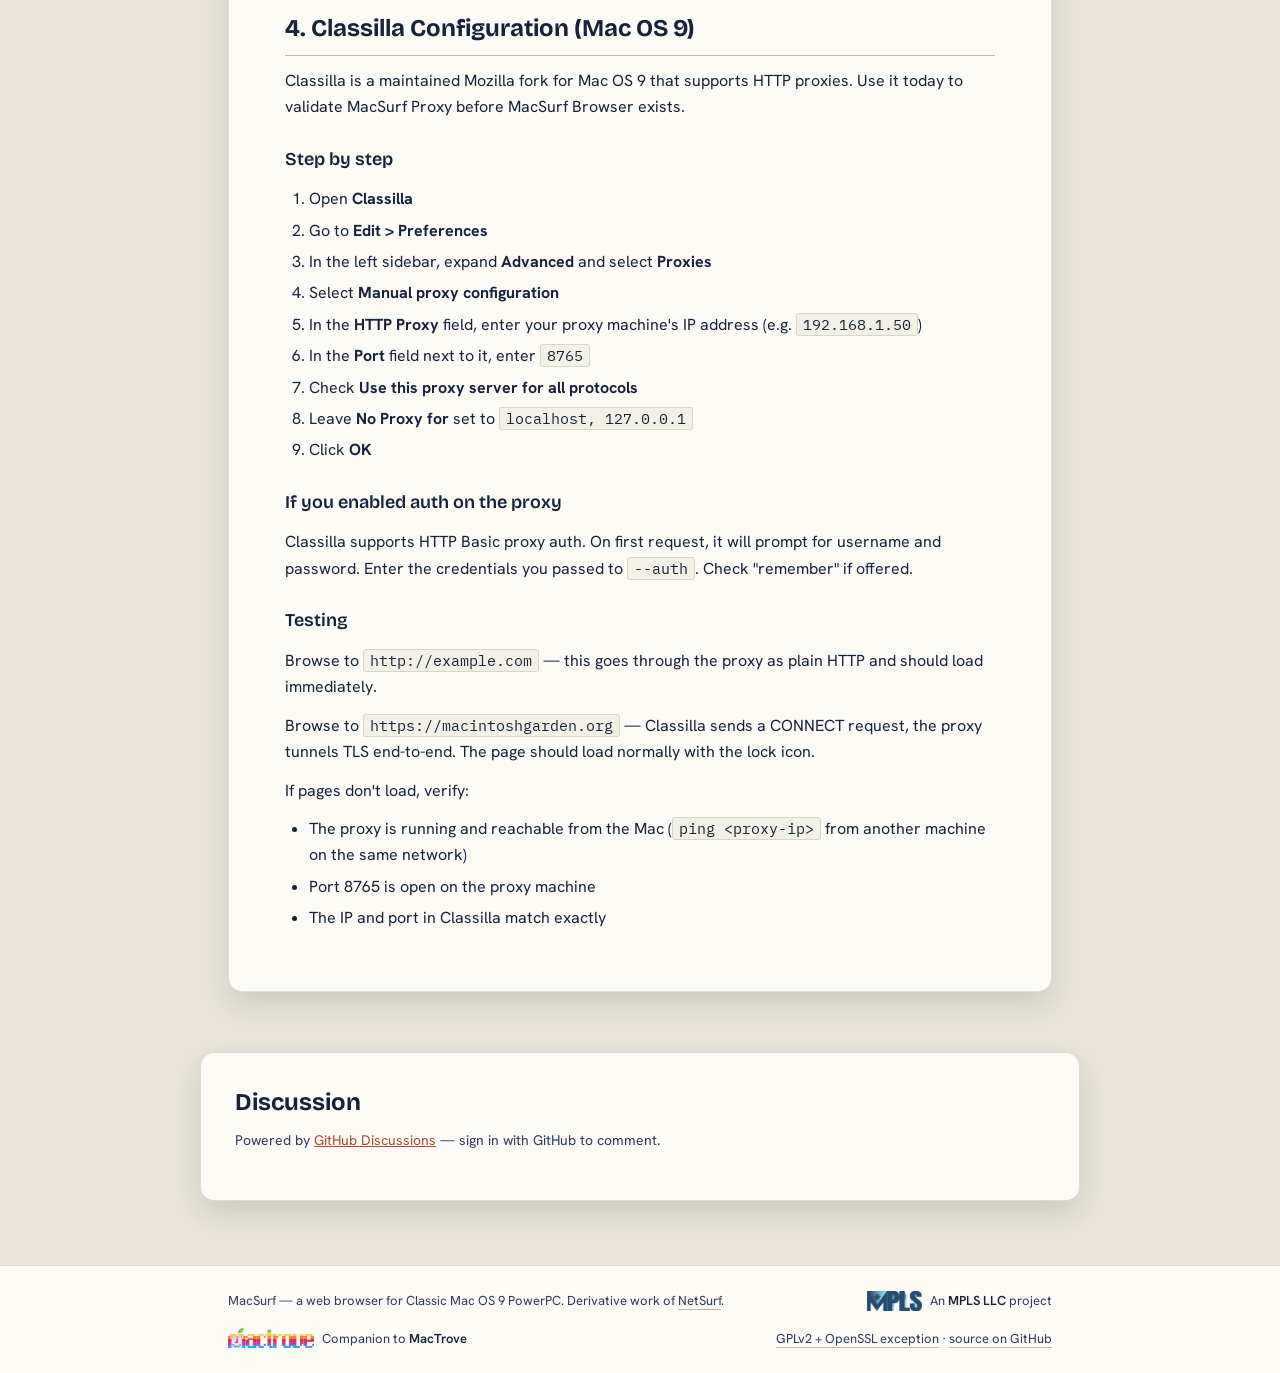
<file: proxy.html>
<!DOCTYPE html>
<html lang="en">
<head>
<meta charset="UTF-8">
<meta name="viewport" content="width=device-width,initial-scale=1">
<title>Running the Go proxy — MacSurf</title>
<meta name="description" content="Deploy the MacSurf Go proxy that bridges Mac OS 9 plaintext HTTP to the modern HTTPS web.">
<link rel="canonical" href="https://macsurf.org/proxy.html">
<link rel="preconnect" href="https://fonts.googleapis.com">
<link rel="preconnect" href="https://fonts.gstatic.com" crossorigin>
<link href="https://fonts.googleapis.com/css2?family=Silkscreen:wght@400;700&family=Bricolage+Grotesque:opsz,wght@12..96,500;12..96,700;12..96,800&family=Hanken+Grotesk:wght@400;500;600&family=IBM+Plex+Mono:wght@400;500;600&display=swap" rel="stylesheet">
<link rel="stylesheet" href="core.css">
<link rel="stylesheet" href="docs.css">
<script defer src="https://stats.mp.ls/script.js" data-website-id="c9c06f2a-1e9e-4404-9698-0f9e87c50911"></script>
</head>
<body>

<header class="menubar">
  <div class="wrap">
    <a class="brand" href="./">
      <img src="bannerlogo.png" alt="MacSurf">
    </a>
    <nav class="menu-links">
      <a href="./">Overview</a>
      <a href="architecture.html">Architecture</a>
      <a href="build.html">Build</a>
      <a href="cross-dev.html">Cross-dev</a>
      <a href="proxy.html" class="active">Proxy</a>
      <a href="css.html">CSS status</a>
      <a href="story.html">Story</a>
      <a href="history.html">History</a>
      <a href="license.html">License</a>
      <a href="issues.html">Issues</a>
      <a href="https://github.com/mplsllc/macsurf">GitHub ↗</a>
    </nav>
  </div>
</header>

<main class="wrap">
  <article class="doc">
    <div class="eyebrow">Deploy</div>
    <h1>Running the Go proxy</h1>
    <p class="lede">Stand up the TLS-stripping Go proxy that lets the browser reach HTTPS sites from inside Mac OS 9.</p>
    <p>MacSurf Proxy is a single binary. It listens for plain HTTP proxy requests, fetches upstream via HTTPS, and returns plain HTTP. No config files, no dependencies.</p>
<pre><code>macsurf-proxy [--port 8765] [--auth user:password]
</code></pre>
<p>Default port is 8765. Auth is optional — if set, clients must send <code>Proxy-Authorization: Basic</code> headers.</p>
<hr />
<h2>1. Local Network (No Install)</h2>
<p>Build and run directly. Your Mac connects over LAN.</p>
<pre><code class="language-sh">cd proxy/
go build -o macsurf-proxy .
./macsurf-proxy --port 8765
</code></pre>
<p>Or with auth:</p>
<pre><code class="language-sh">./macsurf-proxy --port 8765 --auth myuser:mypassword
</code></pre>
<p>Find your machine's LAN IP (<code>ip addr</code> or <code>ifconfig</code>). On the Mac, configure the proxy as <code>http://&lt;your-lan-ip&gt;:8765</code>. That's it.</p>
<p>If you have a firewall, open port 8765:</p>
<pre><code class="language-sh">sudo ufw allow 8765/tcp
</code></pre>
<hr />
<h2>2. VPS with systemd (Ubuntu/Debian)</h2>
<h3>Build the binary</h3>
<pre><code class="language-sh">cd proxy/
CGO_ENABLED=0 go build -o macsurf-proxy .
</code></pre>
<h3>Create the user</h3>
<pre><code class="language-sh">sudo useradd --system --no-create-home --shell /usr/sbin/nologin macsurf
</code></pre>
<h3>Install the binary</h3>
<pre><code class="language-sh">sudo cp macsurf-proxy /usr/local/bin/
sudo chmod 755 /usr/local/bin/macsurf-proxy
</code></pre>
<h3>Write the environment file</h3>
<pre><code class="language-sh">sudo mkdir -p /etc/macsurf-proxy
sudo tee /etc/macsurf-proxy/env &gt; /dev/null &lt;&lt;'EOF'
MACSURF_PROXY_ARGS=--port 8765 --auth myuser:mypassword
EOF
sudo chmod 600 /etc/macsurf-proxy/env
</code></pre>
<p>Change <code>myuser:mypassword</code> to real credentials. If you don't want auth, use:</p>
<pre><code>MACSURF_PROXY_ARGS=--port 8765
</code></pre>
<h3>Install the service</h3>
<pre><code class="language-sh">sudo cp macsurf-proxy.service /etc/systemd/system/
sudo systemctl daemon-reload
sudo systemctl enable --now macsurf-proxy
</code></pre>
<h3>Verify</h3>
<pre><code class="language-sh">sudo systemctl status macsurf-proxy
journalctl -u macsurf-proxy -f
curl -x http://myuser:mypassword@localhost:8765 http://example.com
</code></pre>
<h3>Firewall</h3>
<pre><code class="language-sh">sudo ufw allow 8765/tcp
</code></pre>
<p>For production, put this behind a VPN or restrict source IPs. An open proxy on the internet will get abused.</p>
<hr />
<h2>3. Docker</h2>
<h3>Build</h3>
<pre><code class="language-sh">cd proxy/
docker build -t macsurf-proxy .
</code></pre>
<h3>Run</h3>
<pre><code class="language-sh">docker run -d --name macsurf-proxy -p 8765:8765 macsurf-proxy --port 8765 --auth myuser:mypassword
</code></pre>
<p>Without auth:</p>
<pre><code class="language-sh">docker run -d --name macsurf-proxy -p 8765:8765 macsurf-proxy
</code></pre>
<h3>Verify</h3>
<pre><code class="language-sh">curl -x http://myuser:mypassword@localhost:8765 http://example.com
</code></pre>
<h3>Logs</h3>
<pre><code class="language-sh">docker logs -f macsurf-proxy
</code></pre>
<hr />
<h2>4. Classilla Configuration (Mac OS 9)</h2>
<p>Classilla is a maintained Mozilla fork for Mac OS 9 that supports HTTP proxies. Use it today to validate MacSurf Proxy before MacSurf Browser exists.</p>
<h3>Step by step</h3>
<ol>
<li>Open <strong>Classilla</strong></li>
<li>Go to <strong>Edit &gt; Preferences</strong></li>
<li>In the left sidebar, expand <strong>Advanced</strong> and select <strong>Proxies</strong></li>
<li>Select <strong>Manual proxy configuration</strong></li>
<li>In the <strong>HTTP Proxy</strong> field, enter your proxy machine's IP address (e.g. <code>192.168.1.50</code>)</li>
<li>In the <strong>Port</strong> field next to it, enter <code>8765</code></li>
<li>Check <strong>Use this proxy server for all protocols</strong></li>
<li>Leave <strong>No Proxy for</strong> set to <code>localhost, 127.0.0.1</code></li>
<li>Click <strong>OK</strong></li>
</ol>
<h3>If you enabled auth on the proxy</h3>
<p>Classilla supports HTTP Basic proxy auth. On first request, it will prompt for username and password. Enter the credentials you passed to <code>--auth</code>. Check &quot;remember&quot; if offered.</p>
<h3>Testing</h3>
<p>Browse to <code>http://example.com</code> — this goes through the proxy as plain HTTP and should load immediately.</p>
<p>Browse to <code>https://macintoshgarden.org</code> — Classilla sends a CONNECT request, the proxy tunnels TLS end-to-end. The page should load normally with the lock icon.</p>
<p>If pages don't load, verify:</p>
<ul>
<li>The proxy is running and reachable from the Mac (<code>ping &lt;proxy-ip&gt;</code> from another machine on the same network)</li>
<li>Port 8765 is open on the proxy machine</li>
<li>The IP and port in Classilla match exactly</li>
</ul>

  </article>
</main>

<section class="discuss">
  <div class="discuss-card">
    <h2>Discussion</h2>
    <p class="note">Powered by <a href="https://github.com/mplsllc/macsurf/discussions" rel="noopener">GitHub Discussions</a> — sign in with GitHub to comment.</p>
    <script src="https://giscus.app/client.js"
      data-repo="mplsllc/macsurf"
      data-repo-id="R_kgDOR8m90A"
      data-category="Announcements"
      data-category-id="DIC_kwDOR8m90M4C9es5"
      data-mapping="pathname"
      data-strict="0"
      data-reactions-enabled="1"
      data-emit-metadata="0"
      data-input-position="bottom"
      data-theme="light"
      data-lang="en"
      crossorigin="anonymous"
      async>
    </script>
  </div>
</section>
<footer class="foot">
  <div class="wrap">
    <span>MacSurf — a web browser for Classic Mac OS 9 PowerPC. Derivative work of <a href="https://www.netsurf-browser.org/">NetSurf</a>.</span>
    <a class="mpls-mark" href="https://mp.ls/" rel="noopener">
      <img src="img/mpls-lightlogo.png" alt="MPLS LLC" style="height:20px;width:auto;">
      <span>An <strong>MPLS LLC</strong> project</span>
    </a>
    <a class="mpls-mark" href="https://mactrove.com/" rel="noopener">
      <img src="img/mactrove-logo.png" alt="MacTrove" style="height:20px;width:auto;">
      <span>Companion to <strong>MacTrove</strong></span>
    </a>
    <span><a href="license.html">GPLv2 + OpenSSL exception</a> · <a href="https://github.com/mplsllc/macsurf">source on GitHub</a></span>
  </div>
</footer>

</body>
</html>
</file>
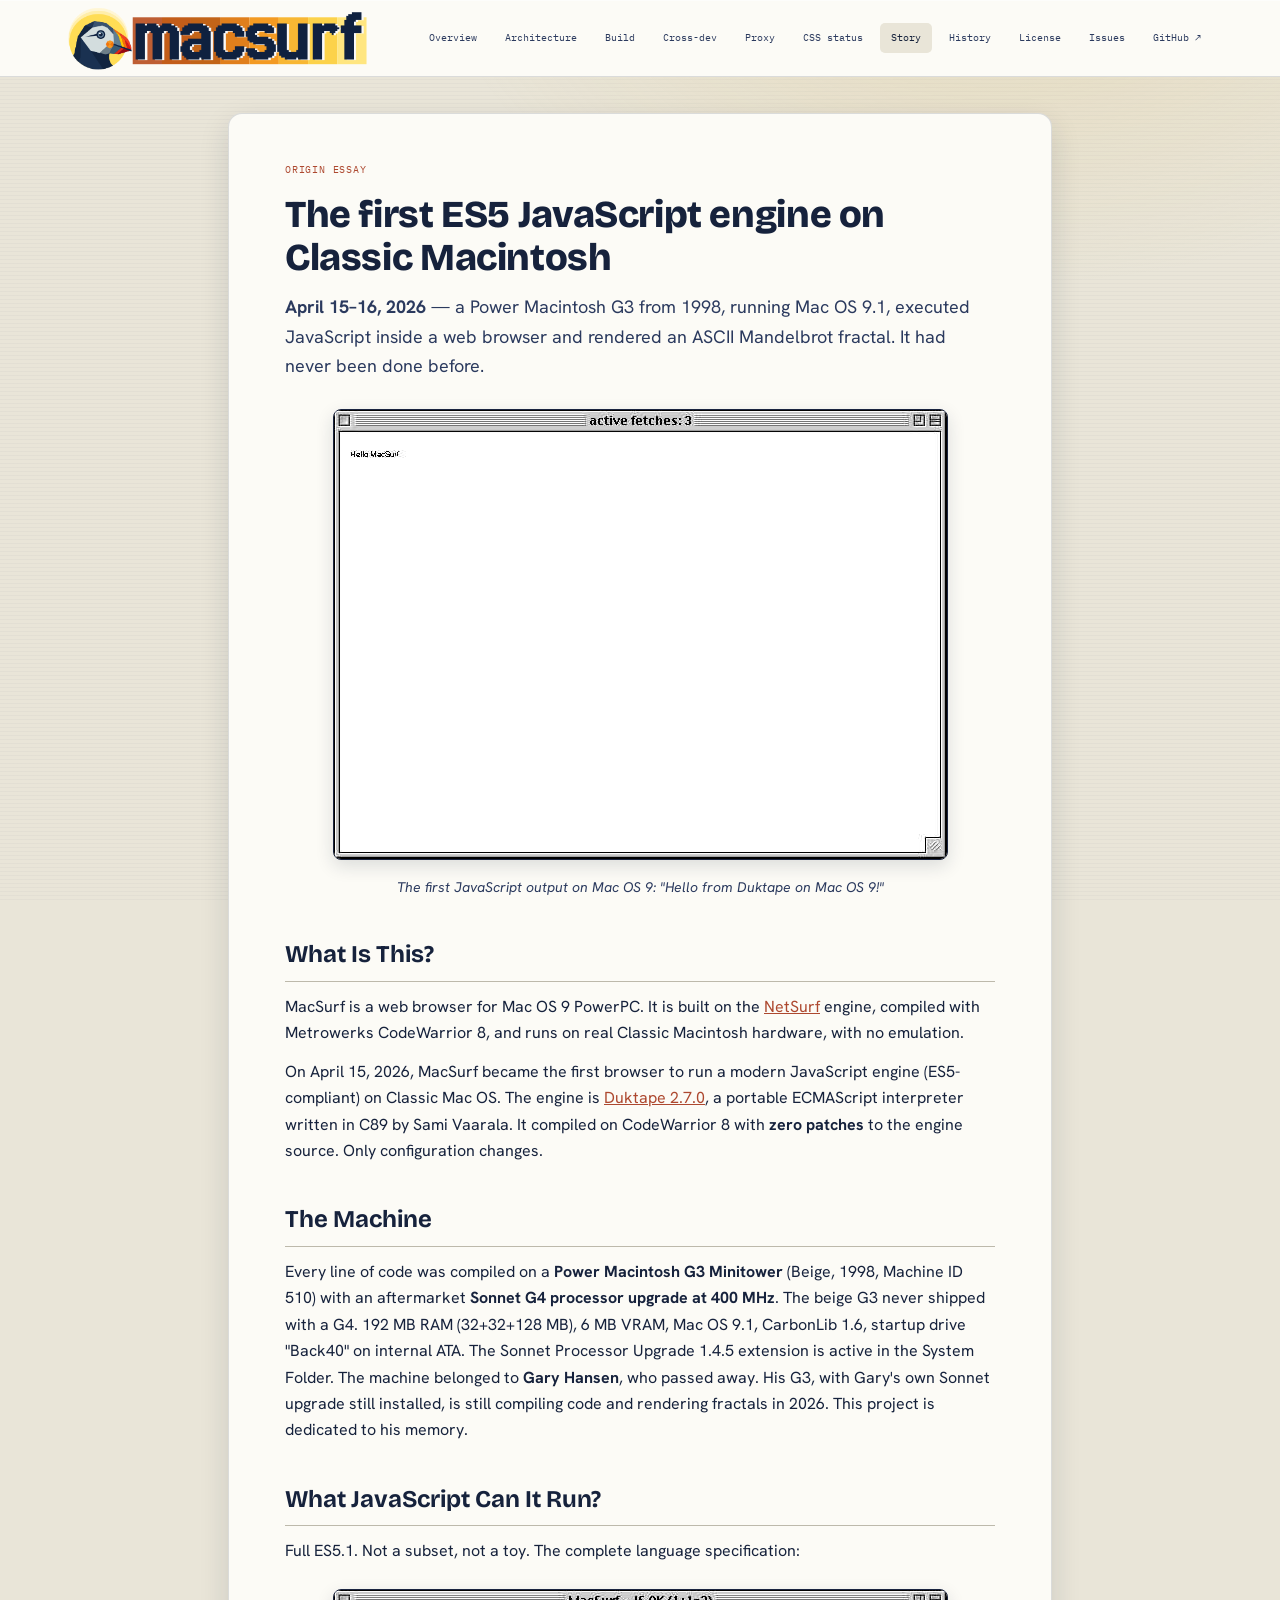
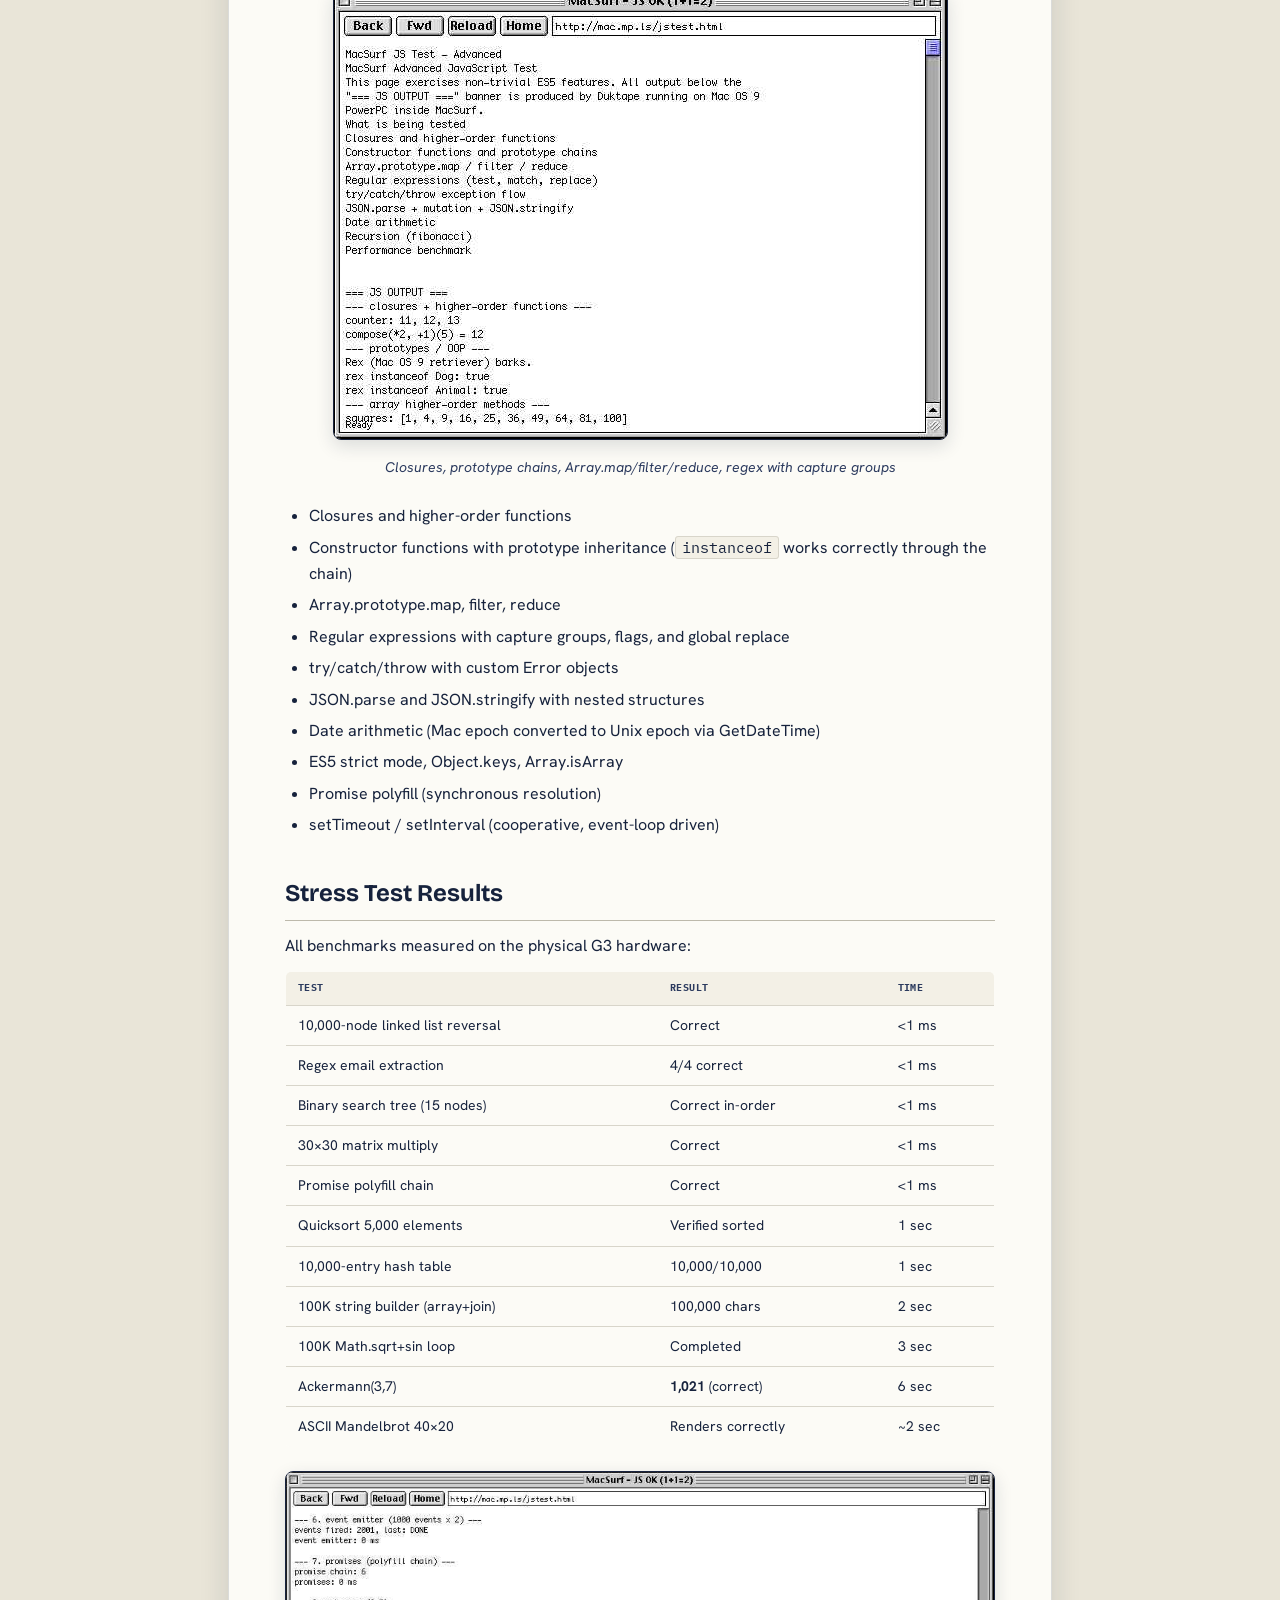
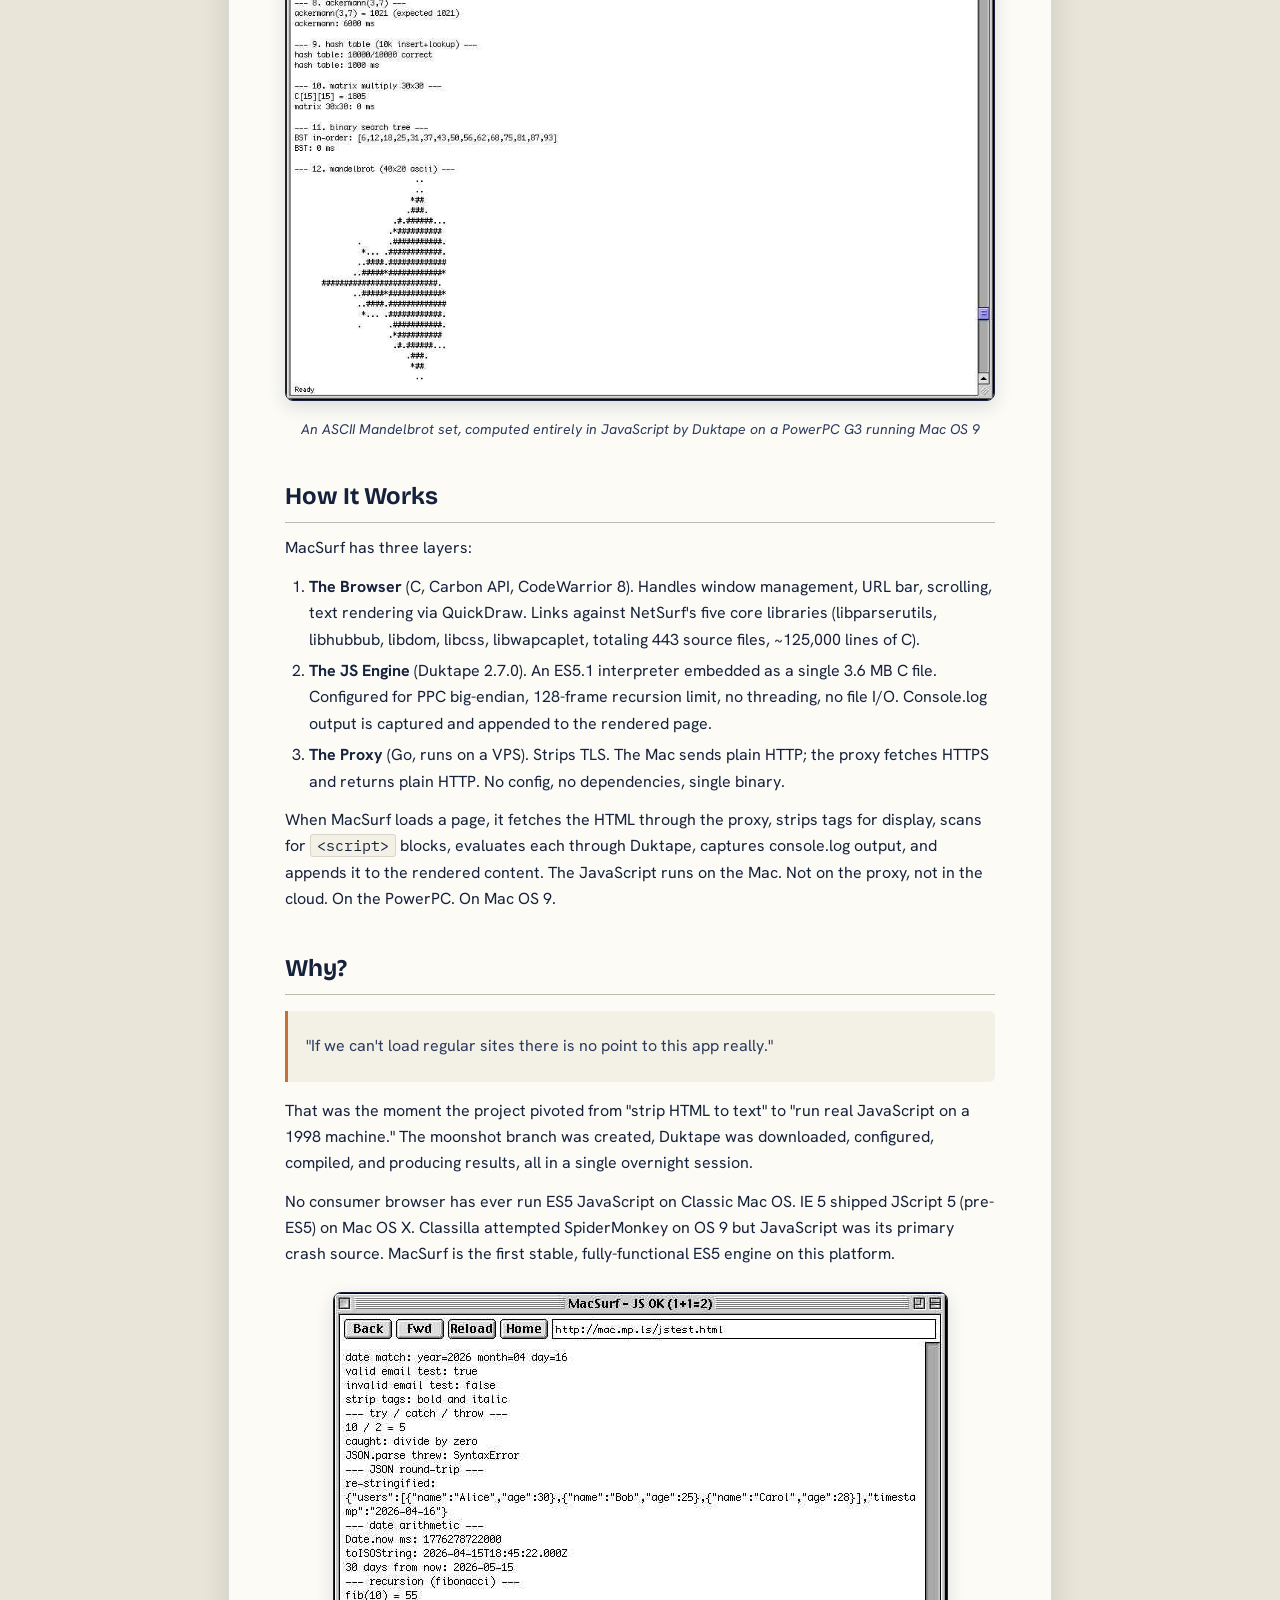
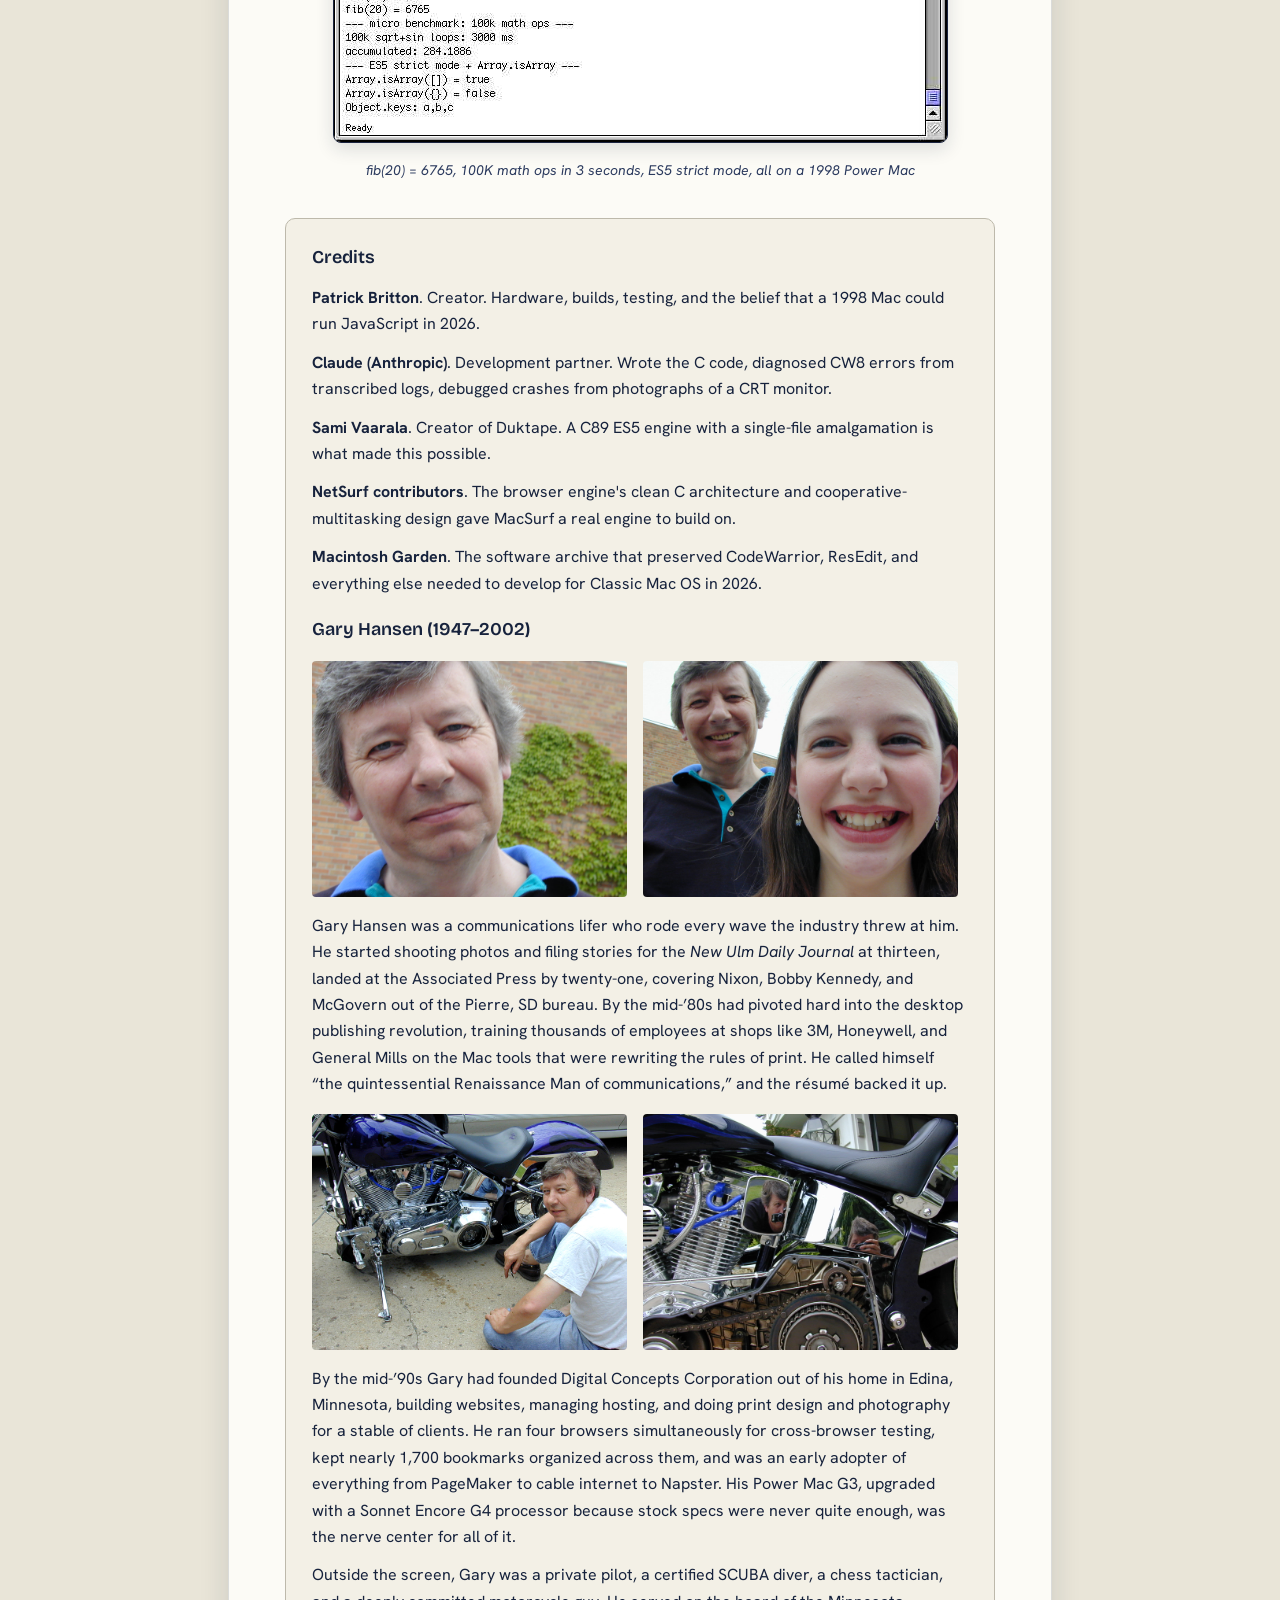
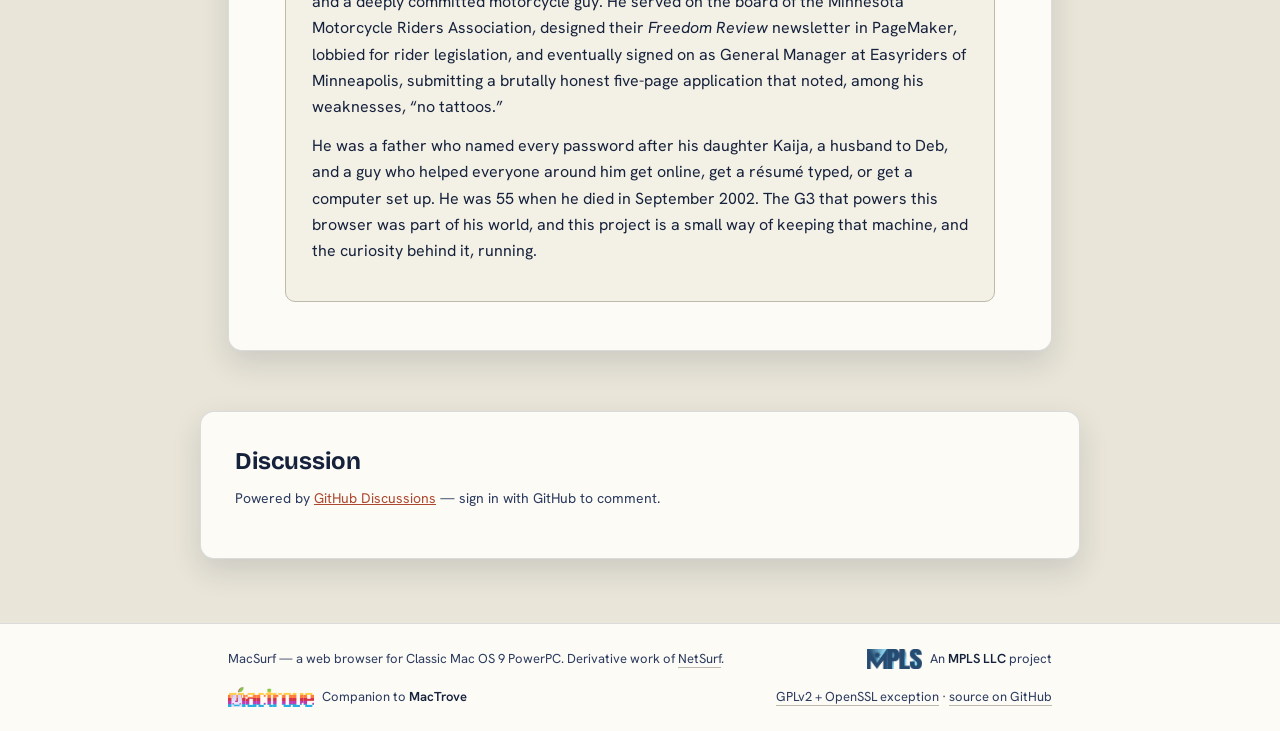
<file: story.html>
<!DOCTYPE html>
<html lang="en">
<head>
<meta charset="UTF-8">
<meta name="viewport" content="width=device-width,initial-scale=1">
<title>The MacSurf story — JavaScript on Mac OS 9</title>
<meta name="description" content="The first ES5 JavaScript engine on Classic Macintosh, running on a 1998 Power Mac G3 that belonged to Gary Hansen.">
<link rel="canonical" href="https://macsurf.org/story.html">
<link rel="preconnect" href="https://fonts.googleapis.com">
<link rel="preconnect" href="https://fonts.gstatic.com" crossorigin>
<link href="https://fonts.googleapis.com/css2?family=Silkscreen:wght@400;700&family=Bricolage+Grotesque:opsz,wght@12..96,500;12..96,700;12..96,800&family=Hanken+Grotesk:wght@400;500;600&family=IBM+Plex+Mono:wght@400;500;600&display=swap" rel="stylesheet">
<link rel="stylesheet" href="core.css">
<link rel="stylesheet" href="docs.css">
<script defer src="https://stats.mp.ls/script.js" data-website-id="c9c06f2a-1e9e-4404-9698-0f9e87c50911"></script>
<style>
  .doc .hero{text-align:center;margin:24px 0;}
  .doc .hero img{display:inline-block;border:1.5px solid var(--line);border-radius:8px;box-shadow:0 6px 18px var(--shadow);}
  .doc .caption{font-size:14px;color:var(--ink-2);font-style:italic;margin-top:8px;text-align:center;}
  .doc .credits{background:var(--paper-2);border:1.5px solid var(--platinum-d);border-radius:10px;padding:24px 26px;margin-top:36px;}
  .doc .credits h3{margin-top:18px;}
  .doc .credits h3:first-child{margin-top:0;}
</style>
</head>
<body>

<header class="menubar">
  <div class="wrap">
    <a class="brand" href="./"><img src="bannerlogo.png" alt="MacSurf"></a>
    <nav class="menu-links">
      <a href="./">Overview</a>
      <a href="architecture.html">Architecture</a>
      <a href="build.html">Build</a>
      <a href="cross-dev.html">Cross-dev</a>
      <a href="proxy.html">Proxy</a>
      <a href="css.html">CSS status</a>
      <a href="story.html" class="active">Story</a>
      <a href="history.html">History</a>
      <a href="license.html">License</a>
      <a href="issues.html">Issues</a>
      <a href="https://github.com/mplsllc/macsurf">GitHub ↗</a>
    </nav>
  </div>
</header>

<main class="wrap">
  <article class="doc">
    <div class="eyebrow">Origin essay</div>
    <h1>The first ES5 JavaScript engine on Classic Macintosh</h1>
    <p class="lede"><strong>April 15–16, 2026</strong> — a Power Macintosh G3 from 1998, running Mac OS 9.1, executed JavaScript inside a web browser and rendered an ASCII Mandelbrot fractal. It had never been done before.</p>

<div class="hero">
<img src="screenshots/MacSurfer%20%201.jpg" alt="MacSurf showing first JavaScript output on Mac OS 9">
<p class="caption">The first JavaScript output on Mac OS 9: "Hello from Duktape on Mac OS 9!"</p>
</div>

<h2>What Is This?</h2>

<p>MacSurf is a web browser for Mac OS 9 PowerPC. It is built on the <a href="https://www.netsurf-browser.org/">NetSurf</a> engine, compiled with Metrowerks CodeWarrior 8, and runs on real Classic Macintosh hardware, with no emulation.</p>

<p>On April 15, 2026, MacSurf became the first browser to run a modern JavaScript engine (ES5-compliant) on Classic Mac OS. The engine is <a href="https://duktape.org/">Duktape 2.7.0</a>, a portable ECMAScript interpreter written in C89 by Sami Vaarala. It compiled on CodeWarrior 8 with <strong>zero patches</strong> to the engine source. Only configuration changes.</p>

<h2>The Machine</h2>

<p>Every line of code was compiled on a <strong>Power Macintosh G3 Minitower</strong> (Beige, 1998, Machine ID 510) with an aftermarket <strong>Sonnet G4 processor upgrade at 400 MHz</strong>. The beige G3 never shipped with a G4. 192 MB RAM (32+32+128 MB), 6 MB VRAM, Mac OS 9.1, CarbonLib 1.6, startup drive "Back40" on internal ATA. The Sonnet Processor Upgrade 1.4.5 extension is active in the System Folder. The machine belonged to <strong>Gary Hansen</strong>, who passed away. His G3, with Gary's own Sonnet upgrade still installed, is still compiling code and rendering fractals in 2026. This project is dedicated to his memory.</p>

<h2>What JavaScript Can It Run?</h2>

<p>Full ES5.1. Not a subset, not a toy. The complete language specification:</p>

<div class="hero">
<img src="screenshots/MacSurfer%20%202.jpg" alt="Advanced ES5 features running on Mac OS 9">
<p class="caption">Closures, prototype chains, Array.map/filter/reduce, regex with capture groups</p>
</div>

<ul>
<li>Closures and higher-order functions</li>
<li>Constructor functions with prototype inheritance (<code>instanceof</code> works correctly through the chain)</li>
<li>Array.prototype.map, filter, reduce</li>
<li>Regular expressions with capture groups, flags, and global replace</li>
<li>try/catch/throw with custom Error objects</li>
<li>JSON.parse and JSON.stringify with nested structures</li>
<li>Date arithmetic (Mac epoch converted to Unix epoch via GetDateTime)</li>
<li>ES5 strict mode, Object.keys, Array.isArray</li>
<li>Promise polyfill (synchronous resolution)</li>
<li>setTimeout / setInterval (cooperative, event-loop driven)</li>
</ul>

<h2>Stress Test Results</h2>

<p>All benchmarks measured on the physical G3 hardware:</p>

<table>
<tr><th>Test</th><th>Result</th><th>Time</th></tr>
<tr><td>10,000-node linked list reversal</td><td>Correct</td><td>&lt;1 ms</td></tr>
<tr><td>Regex email extraction</td><td>4/4 correct</td><td>&lt;1 ms</td></tr>
<tr><td>Binary search tree (15 nodes)</td><td>Correct in-order</td><td>&lt;1 ms</td></tr>
<tr><td>30&times;30 matrix multiply</td><td>Correct</td><td>&lt;1 ms</td></tr>
<tr><td>Promise polyfill chain</td><td>Correct</td><td>&lt;1 ms</td></tr>
<tr><td>Quicksort 5,000 elements</td><td>Verified sorted</td><td>1 sec</td></tr>
<tr><td>10,000-entry hash table</td><td>10,000/10,000</td><td>1 sec</td></tr>
<tr><td>100K string builder (array+join)</td><td>100,000 chars</td><td>2 sec</td></tr>
<tr><td>100K Math.sqrt+sin loop</td><td>Completed</td><td>3 sec</td></tr>
<tr><td>Ackermann(3,7)</td><td><strong>1,021</strong> (correct)</td><td>6 sec</td></tr>
<tr><td>ASCII Mandelbrot 40&times;20</td><td>Renders correctly</td><td>~2 sec</td></tr>
</table>

<div class="hero">
<img src="screenshots/MacSurf7.jpg" alt="ASCII Mandelbrot fractal computed by JavaScript on Mac OS 9">
<p class="caption">An ASCII Mandelbrot set, computed entirely in JavaScript by Duktape on a PowerPC G3 running Mac OS 9</p>
</div>

<h2>How It Works</h2>

<p>MacSurf has three layers:</p>

<ol>
<li><strong>The Browser</strong> (C, Carbon API, CodeWarrior 8). Handles window management, URL bar, scrolling, text rendering via QuickDraw. Links against NetSurf's five core libraries (libparserutils, libhubbub, libdom, libcss, libwapcaplet, totaling 443 source files, ~125,000 lines of C).</li>
<li><strong>The JS Engine</strong> (Duktape 2.7.0). An ES5.1 interpreter embedded as a single 3.6 MB C file. Configured for PPC big-endian, 128-frame recursion limit, no threading, no file I/O. Console.log output is captured and appended to the rendered page.</li>
<li><strong>The Proxy</strong> (Go, runs on a VPS). Strips TLS. The Mac sends plain HTTP; the proxy fetches HTTPS and returns plain HTTP. No config, no dependencies, single binary.</li>
</ol>

<p>When MacSurf loads a page, it fetches the HTML through the proxy, strips tags for display, scans for <code>&lt;script&gt;</code> blocks, evaluates each through Duktape, captures console.log output, and appends it to the rendered content. The JavaScript runs on the Mac. Not on the proxy, not in the cloud. On the PowerPC. On Mac OS 9.</p>

<h2>Why?</h2>

<blockquote>
<p>"If we can't load regular sites there is no point to this app really."</p>
</blockquote>

<p>That was the moment the project pivoted from "strip HTML to text" to "run real JavaScript on a 1998 machine." The moonshot branch was created, Duktape was downloaded, configured, compiled, and producing results, all in a single overnight session.</p>

<p>No consumer browser has ever run ES5 JavaScript on Classic Mac OS. IE 5 shipped JScript 5 (pre-ES5) on Mac OS X. Classilla attempted SpiderMonkey on OS 9 but JavaScript was its primary crash source. MacSurf is the first stable, fully-functional ES5 engine on this platform.</p>

<div class="hero">
<img src="screenshots/MacSurfer%20%204.jpg" alt="Fibonacci, performance benchmarks, and ES5 strict mode">
<p class="caption">fib(20) = 6765, 100K math ops in 3 seconds, ES5 strict mode, all on a 1998 Power Mac</p>
</div>

<div class="credits">
<h3>Credits</h3>
<p><strong>Patrick Britton</strong>. Creator. Hardware, builds, testing, and the belief that a 1998 Mac could run JavaScript in 2026.</p>
<p><strong>Claude (Anthropic)</strong>. Development partner. Wrote the C code, diagnosed CW8 errors from transcribed logs, debugged crashes from photographs of a CRT monitor.</p>
<p><strong>Sami Vaarala</strong>. Creator of Duktape. A C89 ES5 engine with a single-file amalgamation is what made this possible.</p>
<p><strong>NetSurf contributors</strong>. The browser engine's clean C architecture and cooperative-multitasking design gave MacSurf a real engine to build on.</p>
<p><strong>Macintosh Garden</strong>. The software archive that preserved CodeWarrior, ResEdit, and everything else needed to develop for Classic Mac OS in 2026.</p>
<h3>Gary Hansen (1947&ndash;2002)</h3>

<div style="display:flex;flex-wrap:wrap;gap:1em;margin:1em 0;">
<img src="screenshots/gary.jpeg" alt="Gary Hansen" style="max-width:48%;border-radius:4px;">
<img src="screenshots/garykaija.jpeg" alt="Gary and his daughter Kaija" style="max-width:48%;border-radius:4px;">
</div>

<p>Gary Hansen was a communications lifer who rode every wave the industry threw at him. He started shooting photos and filing stories for the <em>New Ulm Daily Journal</em> at thirteen, landed at the Associated Press by twenty-one, covering Nixon, Bobby Kennedy, and McGovern out of the Pierre, SD bureau. By the mid-&rsquo;80s had pivoted hard into the desktop publishing revolution, training thousands of employees at shops like 3M, Honeywell, and General Mills on the Mac tools that were rewriting the rules of print. He called himself &ldquo;the quintessential Renaissance Man of communications,&rdquo; and the r&eacute;sum&eacute; backed it up.</p>

<div style="display:flex;flex-wrap:wrap;gap:1em;margin:1em 0;">
<img src="screenshots/gary-mechanic.jpg" alt="Gary the mechanic, next to his custom motorcycle" style="max-width:48%;border-radius:4px;">
<img src="screenshots/gary-reflection.jpg" alt="Gary's reflection in motorcycle chrome" style="max-width:48%;border-radius:4px;">
</div>

<p>By the mid-&rsquo;90s Gary had founded Digital Concepts Corporation out of his home in Edina, Minnesota, building websites, managing hosting, and doing print design and photography for a stable of clients. He ran four browsers simultaneously for cross-browser testing, kept nearly 1,700 bookmarks organized across them, and was an early adopter of everything from PageMaker to cable internet to Napster. His Power Mac G3, upgraded with a Sonnet Encore G4 processor because stock specs were never quite enough, was the nerve center for all of it.</p>

<p>Outside the screen, Gary was a private pilot, a certified SCUBA diver, a chess tactician, and a deeply committed motorcycle guy. He served on the board of the Minnesota Motorcycle Riders Association, designed their <em>Freedom Review</em> newsletter in PageMaker, lobbied for rider legislation, and eventually signed on as General Manager at Easyriders of Minneapolis, submitting a brutally honest five-page application that noted, among his weaknesses, &ldquo;no tattoos.&rdquo;</p>

<p>He was a father who named every password after his daughter Kaija, a husband to Deb, and a guy who helped everyone around him get online, get a r&eacute;sum&eacute; typed, or get a computer set up. He was 55 when he died in September 2002. The G3 that powers this browser was part of his world, and this project is a small way of keeping that machine, and the curiosity behind it, running.</p>
</div>
  </article>
</main>

<section class="discuss">
  <div class="discuss-card">
    <h2>Discussion</h2>
    <p class="note">Powered by <a href="https://github.com/mplsllc/macsurf/discussions" rel="noopener">GitHub Discussions</a> — sign in with GitHub to comment.</p>
    <script src="https://giscus.app/client.js"
      data-repo="mplsllc/macsurf"
      data-repo-id="R_kgDOR8m90A"
      data-category="Announcements"
      data-category-id="DIC_kwDOR8m90M4C9es5"
      data-mapping="pathname"
      data-strict="0"
      data-reactions-enabled="1"
      data-emit-metadata="0"
      data-input-position="bottom"
      data-theme="light"
      data-lang="en"
      crossorigin="anonymous"
      async>
    </script>
  </div>
</section>
<footer class="foot">
  <div class="wrap">
    <span>MacSurf — a web browser for Classic Mac OS 9 PowerPC. Derivative work of <a href="https://www.netsurf-browser.org/">NetSurf</a>.</span>
    <a class="mpls-mark" href="https://mp.ls/" rel="noopener">
      <img src="img/mpls-lightlogo.png" alt="MPLS LLC" style="height:20px;width:auto;">
      <span>An <strong>MPLS LLC</strong> project</span>
    </a>
    <a class="mpls-mark" href="https://mactrove.com/" rel="noopener">
      <img src="img/mactrove-logo.png" alt="MacTrove" style="height:20px;width:auto;">
      <span>Companion to <strong>MacTrove</strong></span>
    </a>
    <span><a href="license.html">GPLv2 + OpenSSL exception</a> · <a href="https://github.com/mplsllc/macsurf">source on GitHub</a></span>
  </div>
</footer>

</body>
</html>
</file>
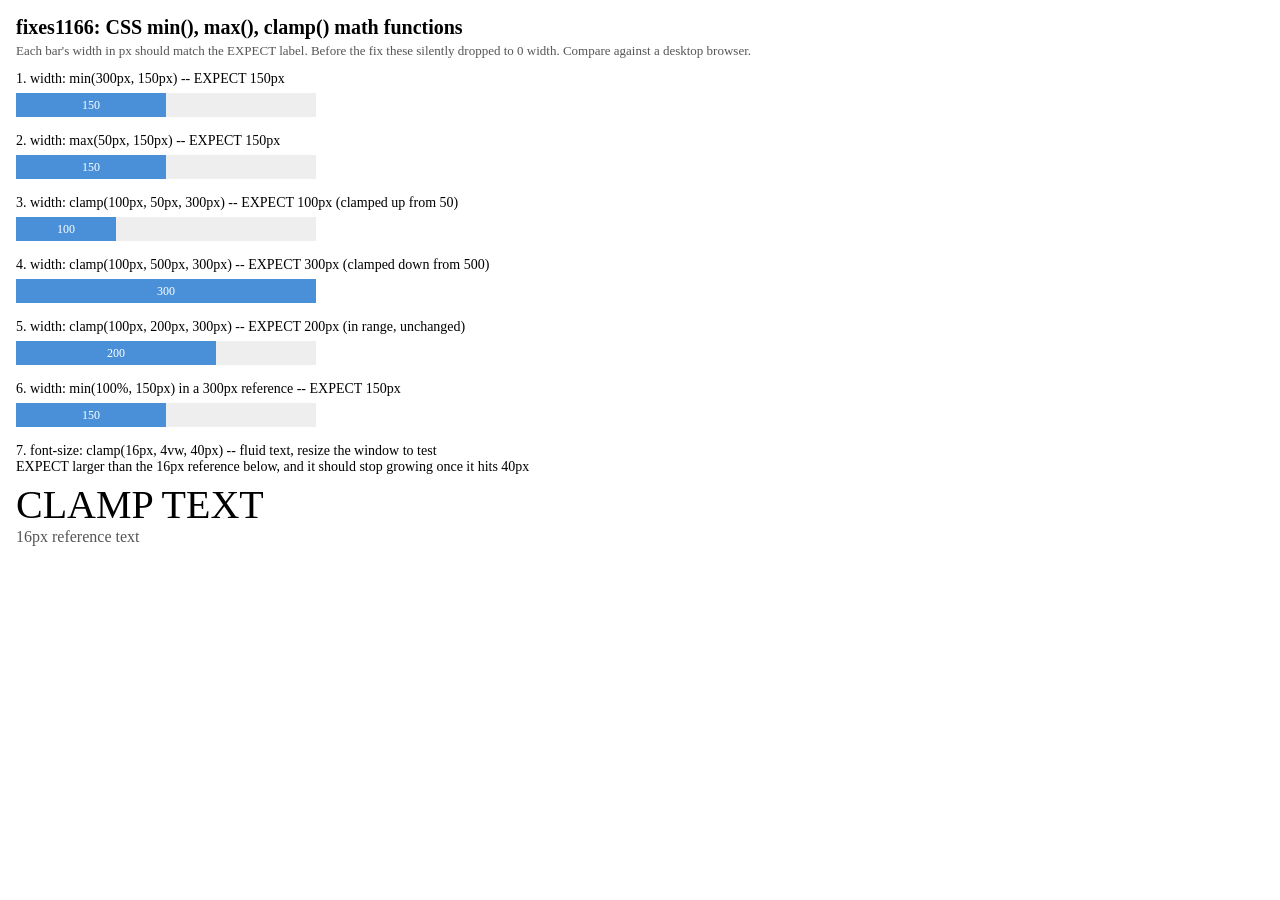
<file: t.html>
<!DOCTYPE html><html><head><meta charset="utf-8"><title>min/max/clamp tests</title>
<style>
body { font: 16px Geneva; margin: 16px; background: #fff; color: #000; }
h1 { font-size: 20px; margin: 0 0 4px 0; }
p.note { font-size: 13px; color: #555; margin: 0 0 12px 0; }
.test { margin: 0 0 16px 0; }
.lbl { font-size: 14px; margin: 0 0 6px 0; }
.ref { background: #eee; width: 300px; }
.bar { background: #4a90d9; color: #fff; text-align: center;
  font-size: 12px; height: 24px; line-height: 24px; }

/* 1. width: min(300px, 150px) -> the smaller of the two: 150px */
.b1 { width: min(300px, 150px); }
/* 2. width: max(50px, 150px) -> the larger of the two: 150px */
.b2 { width: max(50px, 150px); }
/* 3. width: clamp(100px, 50px, 300px) -> value (50) is below the floor
 * (100), so clamps UP to 100px */
.b3 { width: clamp(100px, 50px, 300px); }
/* 4. width: clamp(100px, 500px, 300px) -> value (500) is above the
 * ceiling (300), so clamps DOWN to 300px */
.b4 { width: clamp(100px, 500px, 300px); }
/* 5. width: clamp(100px, 200px, 300px) -> value (200) is already
 * inside the range, passes through unchanged */
.b5 { width: clamp(100px, 200px, 300px); }
/* 6. width: min(100%, 150px) inside a 300px reference -> 100% of 300
 * is 300, which is larger than 150, so min() picks 150px */
.b6 { width: min(100%, 150px); }
/* 7. font-size: clamp(16px, 4vw, 40px) -- fluid typography. Resizes
 * with the window; must never go below 16px or above 40px. */
.big { font-size: clamp(16px, 4vw, 40px); }
.ref-text { font-size: 16px; color: #555; }
</style></head><body>
<h1>fixes1166: CSS min(), max(), clamp() math functions</h1>
<p class="note">Each bar's width in px should match the EXPECT label. Before the
fix these silently dropped to 0 width. Compare against a desktop browser.</p>

<div class="test"><div class="lbl">1. width: min(300px, 150px) -- EXPECT 150px</div>
<div class="ref"><div class="bar b1">150</div></div></div>

<div class="test"><div class="lbl">2. width: max(50px, 150px) -- EXPECT 150px</div>
<div class="ref"><div class="bar b2">150</div></div></div>

<div class="test"><div class="lbl">3. width: clamp(100px, 50px, 300px) -- EXPECT 100px (clamped up from 50)</div>
<div class="ref"><div class="bar b3">100</div></div></div>

<div class="test"><div class="lbl">4. width: clamp(100px, 500px, 300px) -- EXPECT 300px (clamped down from 500)</div>
<div class="ref"><div class="bar b4">300</div></div></div>

<div class="test"><div class="lbl">5. width: clamp(100px, 200px, 300px) -- EXPECT 200px (in range, unchanged)</div>
<div class="ref"><div class="bar b5">200</div></div></div>

<div class="test"><div class="lbl">6. width: min(100%, 150px) in a 300px reference -- EXPECT 150px</div>
<div class="ref"><div class="bar b6">150</div></div></div>

<div class="test"><div class="lbl">7. font-size: clamp(16px, 4vw, 40px) -- fluid text, resize the window to test<br>
EXPECT larger than the 16px reference below, and it should stop growing once it hits 40px</div>
<div class="big">CLAMP TEXT</div>
<div class="ref-text">16px reference text</div></div>

</body></html>
</file>
<file: core.css>
/* MacSurf — shared core: design tokens + page chrome (menubar, base reset).
   Loaded by every page. Page-specific styling lives in home.css / docs.css. */
:root{
  --ink:#16223c;
  --ink-2:#2b3a5e;
  --paper:#e9e5d8;
  --paper-2:#f3f0e6;
  --platinum:#d8d5ca;
  --platinum-d:#bdb9ab;
  --white:#fcfbf6;
  --yellow:#dcb85e;
  --yellow-d:#c29a3a;
  --orange:#c4703a;
  --rust:#ad482f;
  --line:#1a2440;
  --hair:rgba(22,34,60,.15);
  --shadow:rgba(22,34,60,.14);
  font-synthesis-weight:none;
}
*{box-sizing:border-box;margin:0;padding:0;}
html{scroll-behavior:smooth;}
body{
  font-family:'Hanken Grotesk',-apple-system,BlinkMacSystemFont,'Segoe UI',sans-serif;
  background:var(--paper);
  color:var(--ink);
  line-height:1.6;
  -webkit-font-smoothing:antialiased;
  overflow-x:hidden;
}
/* faint platinum pinstripe + warm glow over the whole page */
body::before{
  content:"";position:fixed;inset:0;z-index:-2;pointer-events:none;
  background:
    radial-gradient(900px 520px at 78% -4%, rgba(220,184,94,.20), transparent 62%),
    repeating-linear-gradient(0deg, rgba(22,34,60,.026) 0 1px, transparent 1px 4px);
}
a{color:inherit;}
img{display:block;max-width:100%;}
.wrap{max-width:1200px;margin:0 auto;padding:0 28px;}
.mono{font-family:'IBM Plex Mono',monospace;}
.pixel{font-family:'IBM Plex Mono',monospace;letter-spacing:.02em;}

/* ---------- menu bar ---------- */
.menubar{
  position:sticky;top:0;z-index:80;
  background:var(--white);
  border-bottom:1px solid var(--hair);
  box-shadow:0 1px 0 rgba(255,255,255,.6) inset;
}
.menubar .wrap{display:flex;align-items:center;gap:26px;min-height:76px;max-width:1200px;flex-wrap:wrap;}
.brand{display:flex;align-items:center;text-decoration:none;color:inherit;}
.brand img{display:block;height:clamp(40px,12vw,64px);width:auto;max-width:none;}
.menu-links{display:flex;gap:6px;margin-left:auto;align-items:center;flex-wrap:wrap;}
.menu-links a{
  font-family:'IBM Plex Mono',monospace;font-size:10px;
  text-decoration:none;color:var(--ink-2);
  padding:7px 11px;border-radius:5px;transition:.15s;
}
.menu-links a:hover{background:var(--paper);color:var(--ink);}
.menu-links a.active{background:var(--paper);color:var(--ink);}
.clock{
  font-family:'IBM Plex Mono',monospace;font-size:10px;color:var(--ink);
  border:1px solid var(--hair);border-radius:6px;padding:6px 10px;
  background:linear-gradient(#fff,#e6e3d8);
}

/* ---------- giscus discussion (GitHub Discussions) ---------- */
.discuss{max-width:936px;margin:8px auto 64px;padding:0 28px;}
.discuss-card{
  background:var(--white);
  border:1px solid var(--hair);
  border-radius:14px;
  box-shadow:0 12px 30px var(--shadow);
  padding:30px 34px;
}
.discuss-card h2{
  font-family:'Bricolage Grotesque',Georgia,serif;
  font-weight:700;font-size:24px;color:var(--ink);margin-bottom:6px;
}
.discuss-card .note{color:var(--ink-2);font-size:14px;margin-bottom:18px;}
.discuss-card .note a{color:var(--rust);}
@media (max-width:680px){
  .discuss{margin:8px 14px 40px;padding:0;}
  .discuss-card{padding:22px 18px;border-radius:10px;}
}
</file>
<file: docs.css>
/* MacSurf docs — sub-page styling. Shared tokens + menubar live in core.css (load that first).
   Only documentation-specific rules and a few context overrides remain here. */

/* overrides of core defaults for the documentation reading context */
body{line-height:1.65;}
a{color:var(--rust);}
a:hover{color:var(--orange);}
.wrap{max-width:880px;}

/* ---------- doc shell ---------- */
.doc{
  background:var(--white);
  border:1px solid var(--hair);
  border-radius:14px;
  box-shadow:0 12px 30px var(--shadow);
  padding:48px 56px;
  margin:36px auto 60px;
}
.eyebrow{
  font-family:'IBM Plex Mono',monospace;font-size:10px;
  color:var(--rust);letter-spacing:.08em;text-transform:uppercase;
  margin-bottom:14px;
}
.doc h1{
  font-family:'Bricolage Grotesque',Georgia,serif;
  font-weight:800;font-size:38px;line-height:1.15;
  color:var(--ink);margin-bottom:12px;
  letter-spacing:-0.01em;
}
.doc .lede{font-size:18px;color:var(--ink-2);margin-bottom:28px;}
.doc h2{
  font-family:'Bricolage Grotesque',Georgia,serif;
  font-weight:700;font-size:24px;color:var(--ink);
  margin:36px 0 12px;padding-bottom:6px;
  border-bottom:1px solid var(--platinum-d);
}
.doc h3{
  font-family:'Bricolage Grotesque',Georgia,serif;
  font-weight:600;font-size:18px;color:var(--ink);
  margin:24px 0 8px;
}
.doc h4{font-size:16px;font-weight:600;margin:18px 0 6px;color:var(--ink-2);}
.doc p,.doc ul,.doc ol,.doc blockquote,.doc table{margin:12px 0;}
.doc ul,.doc ol{padding-left:24px;}
.doc li{margin:5px 0;}
.doc li > ul, .doc li > ol{margin:5px 0;}
.doc blockquote{
  border-left:3px solid var(--orange);
  background:var(--paper-2);
  padding:10px 18px;
  margin:16px 0;
  color:var(--ink-2);
  border-radius:0 6px 6px 0;
}
.doc hr{border:none;border-top:1px dashed var(--platinum-d);margin:28px 0;}

/* code */
.doc code{
  font-family:'IBM Plex Mono',ui-monospace,monospace;
  font-size:.92em;
  background:var(--paper-2);
  color:var(--ink);
  padding:1px 6px;
  border-radius:3px;
  border:1px solid var(--platinum);
}
.doc pre{
  font-family:'IBM Plex Mono',ui-monospace,monospace;
  background:#16223c;
  color:#e9e5d8;
  padding:16px 18px;
  border-radius:8px;
  overflow-x:auto;
  font-size:13px;
  line-height:1.55;
  margin:16px 0;
  box-shadow:0 0 0 1px var(--hair),0 4px 12px var(--shadow);
}
.doc pre code{
  background:transparent;border:none;padding:0;color:inherit;font-size:inherit;
}

/* tables */
.doc table{
  border-collapse:collapse;width:100%;
  background:var(--white);
  border:1px solid var(--hair);
  border-radius:6px;
  overflow:hidden;
}
.doc th,.doc td{
  padding:8px 12px;
  border-bottom:1px solid var(--platinum);
  text-align:left;
  vertical-align:top;
  font-size:14px;
}
.doc th{
  background:var(--paper-2);
  font-family:'IBM Plex Mono',monospace;
  font-size:10px;
  letter-spacing:.04em;
  text-transform:uppercase;
  color:var(--ink-2);
}
.doc tr:last-child td{border-bottom:none;}

/* footer */
footer.foot{
  border-top:1px solid var(--hair);
  background:var(--white);
  padding:24px 0;
  font-size:13px;
  color:var(--ink-2);
}
footer.foot .wrap{display:flex;flex-wrap:wrap;gap:16px;justify-content:space-between;align-items:center;}
footer.foot a{color:var(--ink-2);text-decoration:none;border-bottom:1px solid var(--platinum-d);}
footer.foot a:hover{color:var(--ink);border-bottom-color:var(--orange);}
footer.foot a.mpls-mark{display:inline-flex;align-items:center;gap:8px;border-bottom:none;}
footer.foot a.mpls-mark img{display:block;opacity:.85;transition:.15s;}
footer.foot a.mpls-mark:hover img{opacity:1;}
footer.foot a.mpls-mark strong{color:var(--ink);font-weight:600;}

@media (max-width:680px){
  .doc{padding:28px 22px;border-radius:10px;margin:20px 14px;}
  .doc h1{font-size:28px;}
}
</file>
